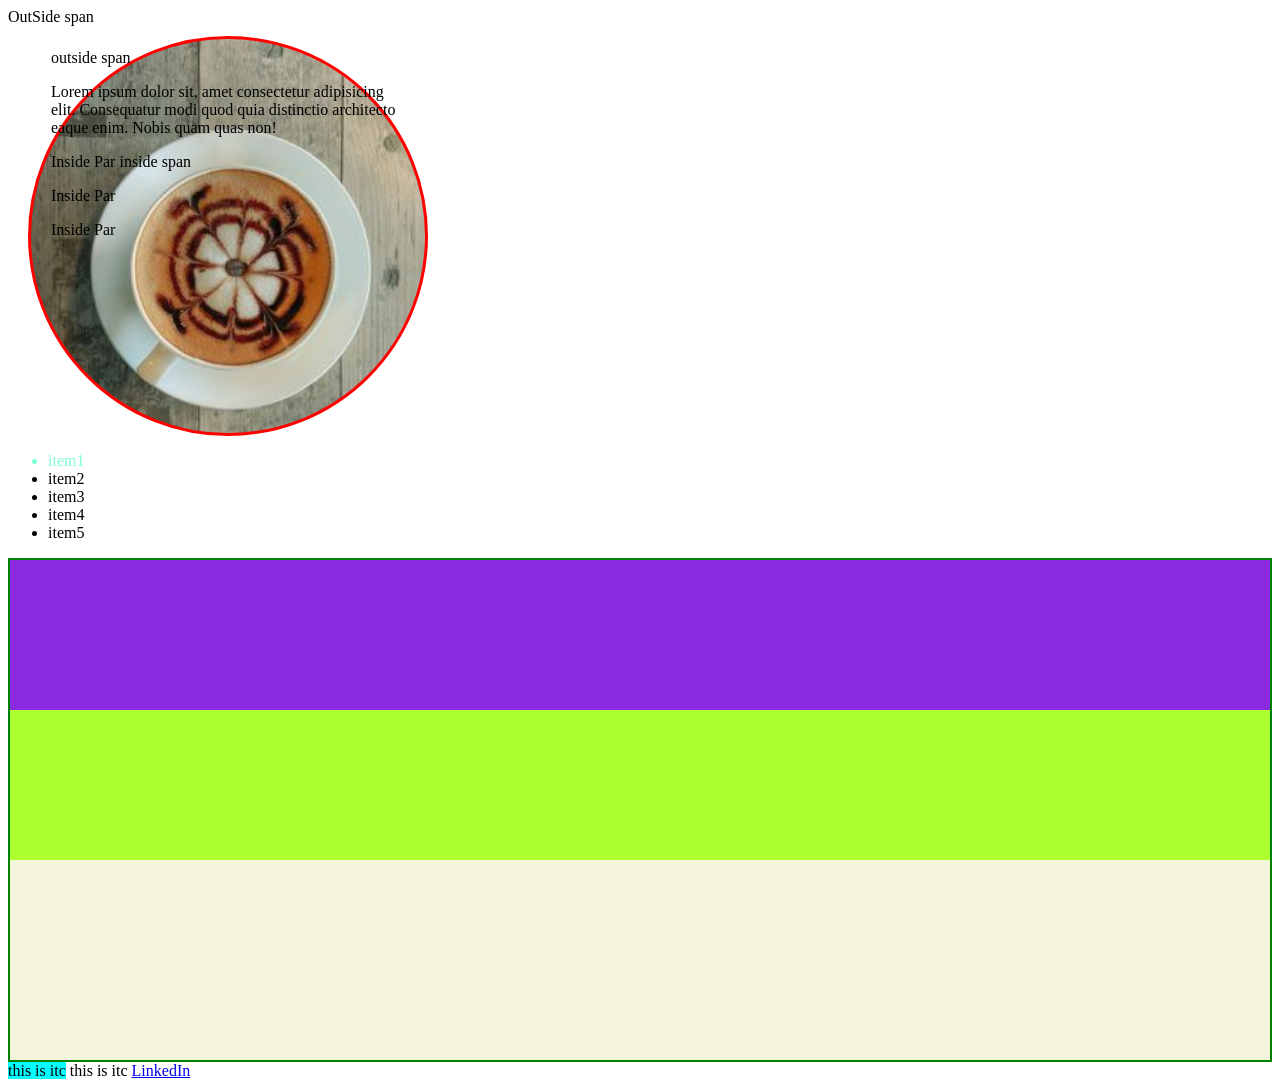
<file: Frontend/CSS/index.html>
<!DOCTYPE html>
<html lang="en">

<head>
    <meta charset="UTF-8">
    <meta name="viewport" content="width=device-width, initial-scale=1.0">
    <title>Document</title>
    <link rel="stylesheet" href="./style.css" />
    <!-- <style>
        /* span {
            background-color: black;
        } */

        #products {
            color: green;
        }

        .content {
            color: purple;
        }
    </style> -->
</head>

<body>
    <span id="products">OutSide span</span>
    <div id="container">
        <span>outside span</span>
        <p class="myclass">
            <span id="myspn">
                Lorem ipsum dolor sit, amet consectetur adipisicing elit. Consequatur modi quod quia distinctio
                architecto eaque enim. Nobis quam quas non!
            </span>
        </p>
        <p class="content">
            Inside Par
            <span class="content">inside span</span>
        </p>
        <p>Inside Par</p>
        <!-- <span>outside span</span> -->
        <p>Inside Par</p>
    </div>
    <ul>
        <li id="firstListItem" style="color:aquamarine">item1</li>
        <li class="listItem">item2</li>
        <li>item3</li>
        <li class="listItem">item4</li>
        <li>item5</li>
    </ul>


    <div id="div">
        <div class="div2"></div>
        <div class="div3"></div>
    </div>

    <span id="itc">this is itc</span>
    <span>this is itc</span>

    <a href="https://www.linkedin.com/in/abdalmonem-anwar-73710a1ba/">LinkedIn</a>
</body>

</html>
</file>
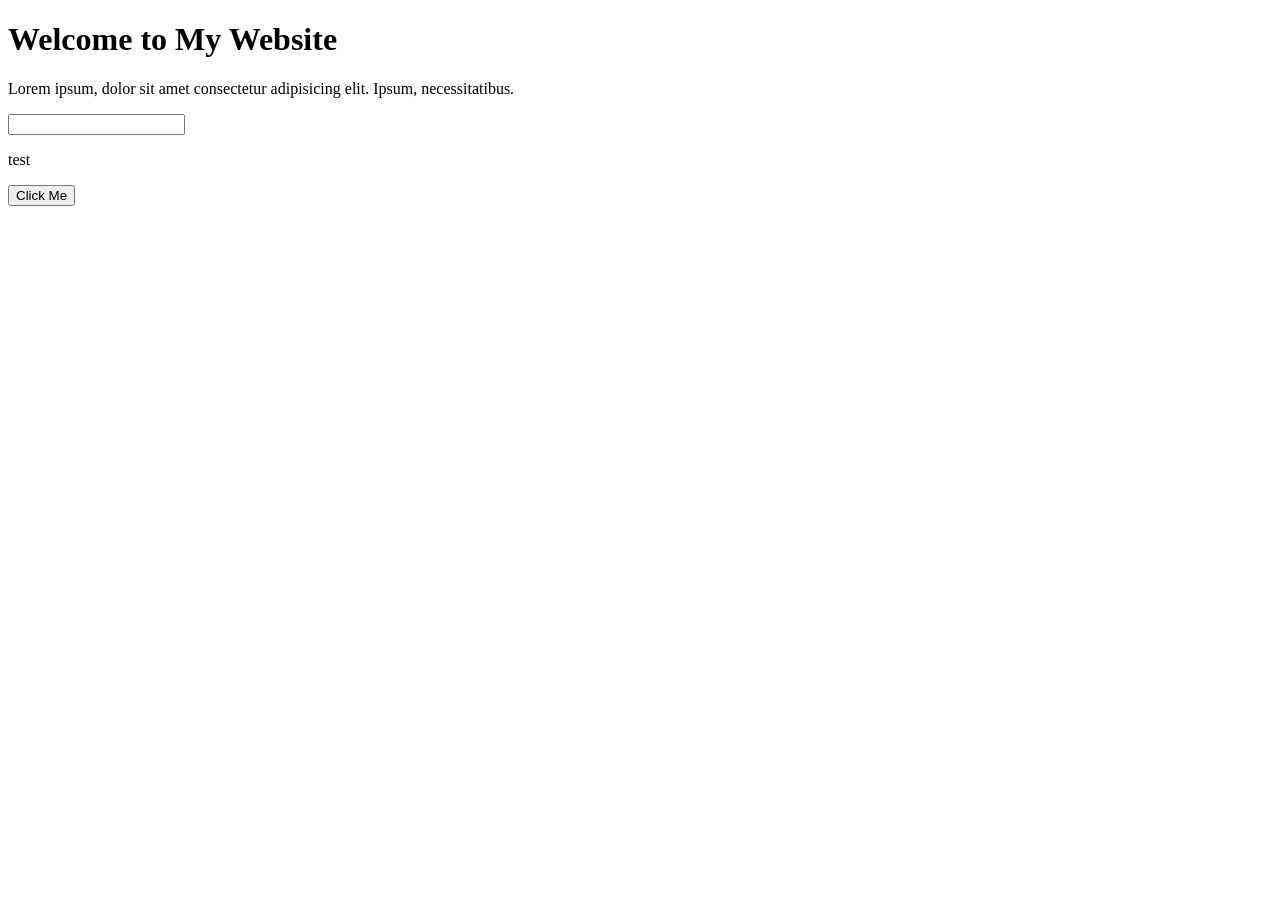
<file: Frontend/JS/Day2/index.html>
<!DOCTYPE html>
<html lang="en">

<head>
    <meta charset="UTF-8">
    <meta name="viewport" content="width=device-width, initial-scale=1.0">
    <title>Document</title>

</head>

<body>
    <div class="container">
        <h1 id="head1">Welcome to My Website</h1>
        <p class="content">Lorem ipsum, dolor sit amet consectetur adipisicing elit. Ipsum, necessitatibus.</p>
        <input name="testValue" id="testValue" />
        <p class="content">test</p>
        <button onclick="getText()" id="btn">Click Me</button>
    </div>
    <script src="./demo.js"></script>
</body>

</html>
</file>
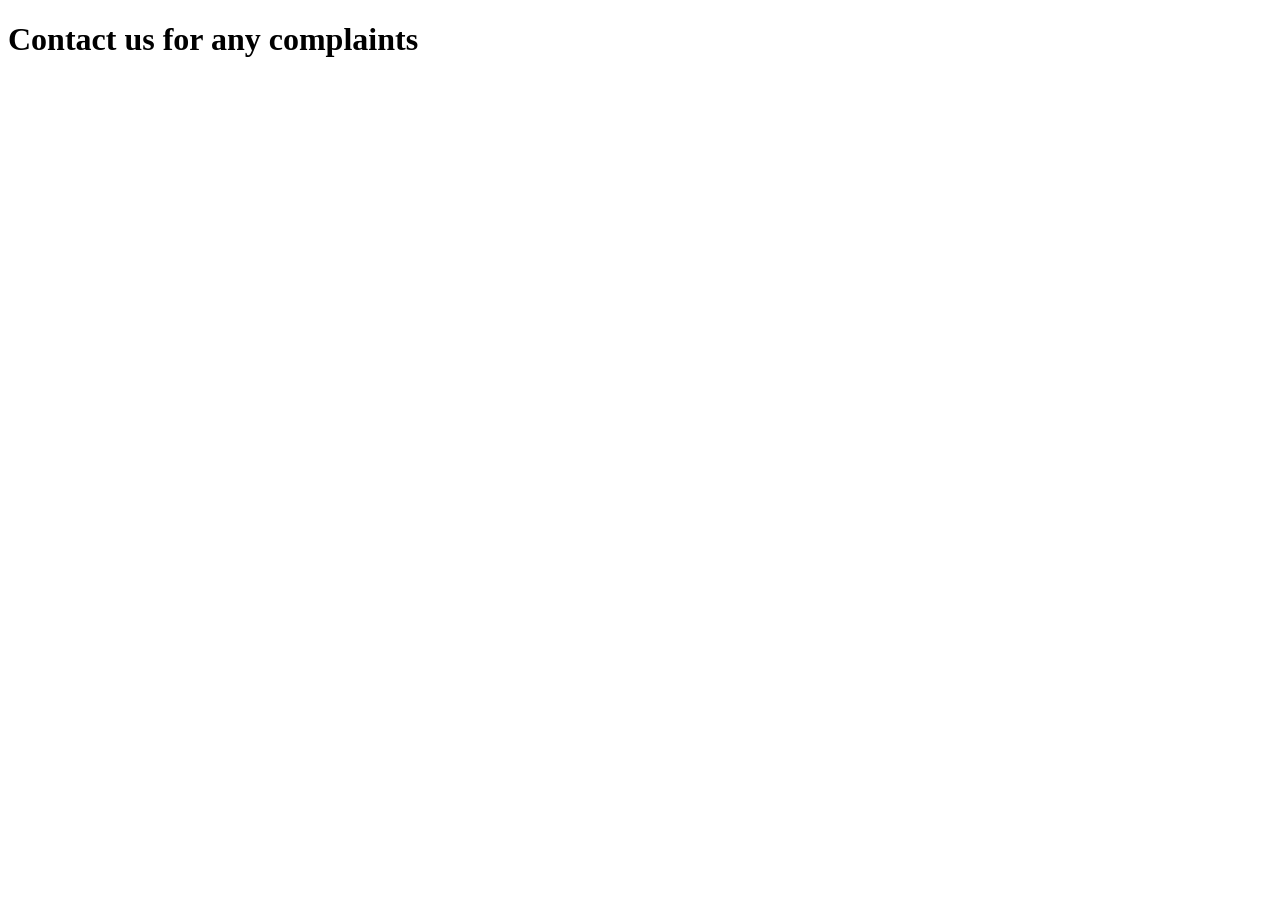
<file: Frontend/HTML/contact.html>
<!DOCTYPE html>
<html lang="en">

<head>
    <meta charset="UTF-8">
    <meta name="viewport" content="width=device-width, initial-scale=1.0">
    <title>Contact</title>
</head>

<body>
    <h1>Contact us for any complaints</h1>
</body>

</html>
</file>
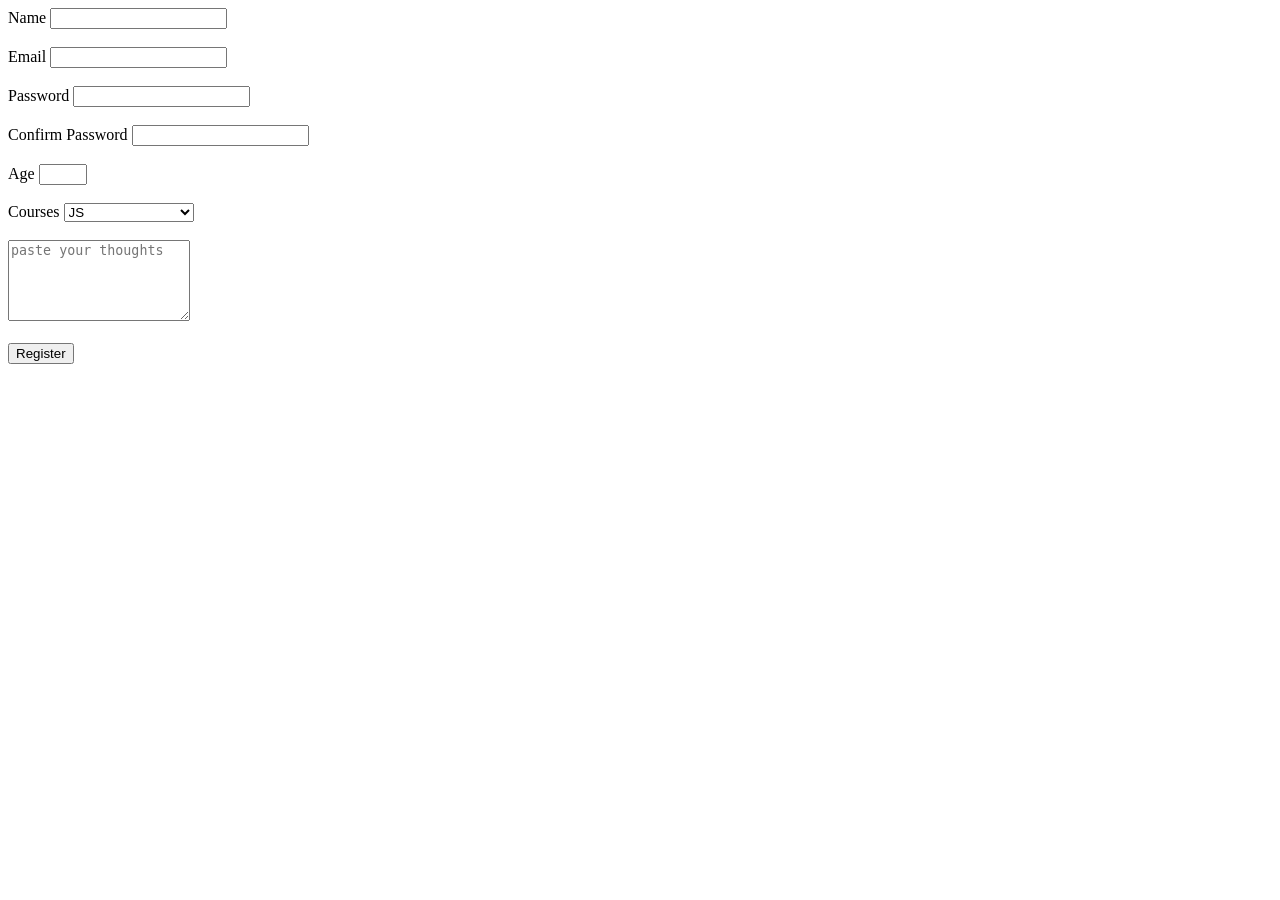
<file: Frontend/HTML/registration.html>
<!DOCTYPE html>
<html lang="en">

<head>
    <meta charset="UTF-8">
    <meta name="viewport" content="width=device-width, initial-scale=1.0">
    <title>Registration</title>
</head>

<body>
    <form method="get" action="./thanks.html">
        <span>Name</span>
        <input type="text" name="username" />

        <br> <br>
        <label for="email">Email</label>
        <input id="email" type="email" name="email" />

        <br> <br>
        <label for="pass">Password</label>
        <input id="pass" type="password" name="password" />

        <br> <br>
        <label for="conpass">Confirm Password</label>
        <input id="conpass" type="password" name="confirmpassword" />

        <br> <br>
        <label for="age">Age</label>
        <input type="number" name="age" min="18" max="40" />

        <br> <br>
        <label for="courses">Courses</label>
        <select name="courses" id="courses">
            <option value="0">Choose Course ...</option>
            <option value="1">Html</option>
            <option value="2">Css</option>
            <option selected value="3">JS</option>
        </select>

        <br> <br>

        <textarea name="msg" id="msg" rows="5" col="10" placeholder="paste your thoughts"></textarea>

        <br> <br>
        <input type="submit" value="Register" />

    </form>
</body>

</html>
</file>
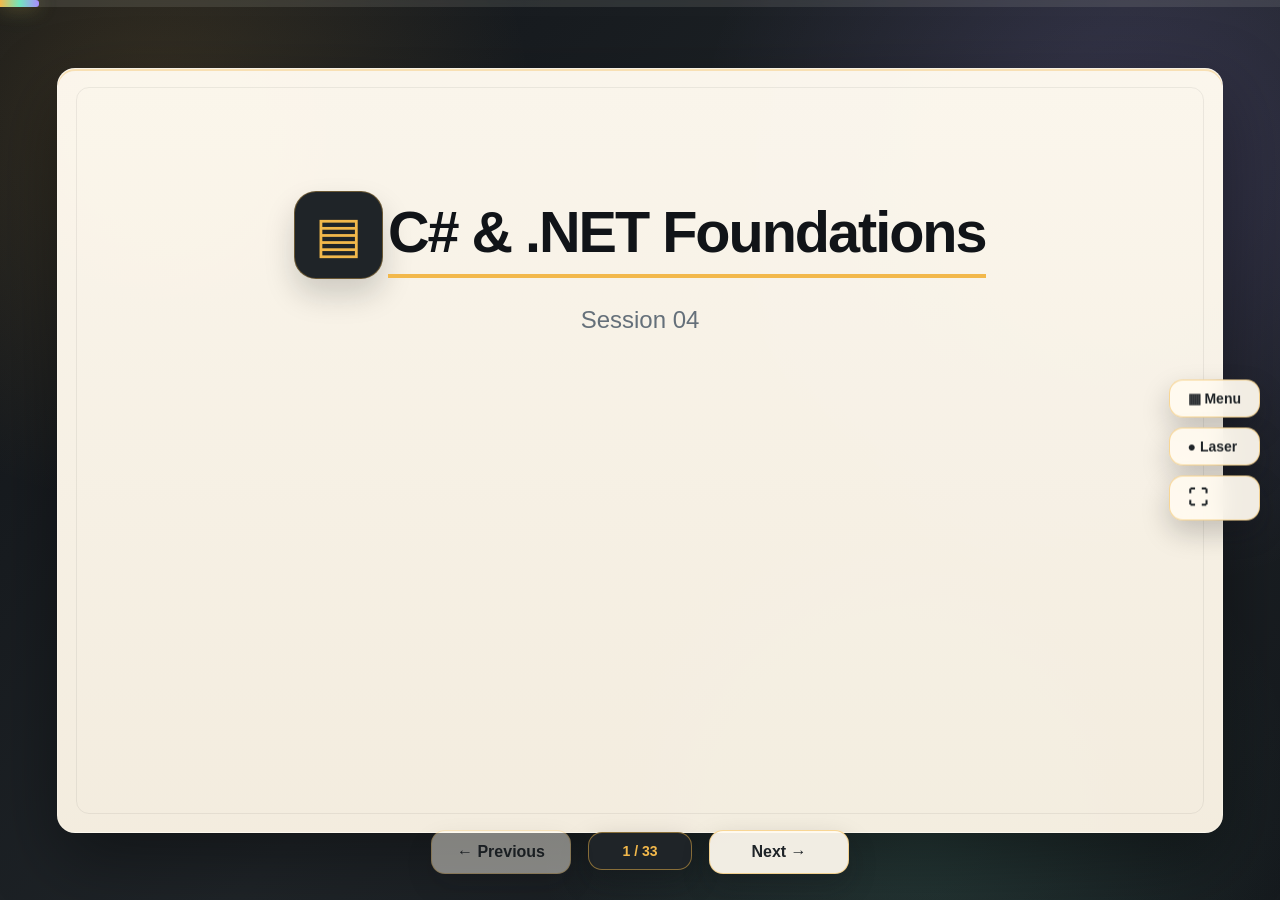
<file: Backend/C#/CSharp/Presentation2.html>
<!DOCTYPE html>
<html lang="en">

<head>
    <meta charset="UTF-8">
    <meta name="viewport" content="width=device-width, initial-scale=1.0">
    <title>C# Basics</title>
    <style>
        * {
            margin: 0;
            padding: 0;
            box-sizing: border-box;
        }

        body {
            font-family: 'Inter', 'Segoe UI', Tahoma, Geneva, Verdana, sans-serif;
            background: linear-gradient(135deg, #12161a 0%, #8f7cff 50%, #2c343a 100%);
            overflow: hidden;
            height: 100vh;
        }

        .presentation-container {
            width: 100%;
            height: 100vh;
            display: flex;
            align-items: center;
            justify-content: center;
            position: relative;
            padding: 20px;
        }

        .slide {
            width: 95%;
            max-width: 1250px;
            height: 85vh;
            background: linear-gradient(180deg, #fffaf0af0 0%, #f8f1e3 100%);
            border-radius: 24px;
            box-shadow:
                0 25px 80px rgba(0, 0, 0, 0.25),
                0 10px 30px rgba(0, 0, 0, 0.15),
                inset 0 1px 0 rgba(255, 255, 255, 0.8);
            padding: 35px;
            display: none;
            animation: slideIn 0.5s cubic-bezier(0.4, 0, 0.2, 1);
            position: relative;
            overflow-y: auto;
            scrollbar-width: thin;
            scrollbar-color: #a89f94 transparent;
        }

        .slide::-webkit-scrollbar {
            width: 8px;
        }

        .slide::-webkit-scrollbar-track {
            background: transparent;
        }

        .slide::-webkit-scrollbar-thumb {
            background: linear-gradient(180deg, #9e958a, #6e767d);
            border-radius: 4px;
        }

        .slide::-webkit-scrollbar-thumb:hover {
            background: linear-gradient(180deg, #6e767d, #535b63);
        }

        .slide.active {
            display: block;
        }

        @keyframes slideIn {
            from {
                opacity: 0;
                transform: translateX(50px);
            }

            to {
                opacity: 1;
                transform: translateX(0);
            }
        }

        /* Animated Steps - Click to reveal */
        .animated-steps .step-item {
            opacity: 0;
            transform: translateY(20px);
            transition: all 0.4s ease-out;
        }

        .animated-steps .step-item.visible {
            opacity: 1;
            transform: translateY(0);
        }

        .animated-steps .arrow {
            opacity: 0;
            transition: all 0.3s ease-out;
        }

        .animated-steps .arrow.visible {
            opacity: 1;
        }

        .step-hint {
            text-align: center;
            color: #87909a;
            font-size: 14px;
            margin-top: 15px;
            font-style: italic;
        }

        .step-hint.hidden {
            display: none;
        }

        .hidden {
            display: none !important;
        }

        .slide-logo {
            position: absolute;
            top: 0;
            right: 5px;
            max-width: 120px;
            height: auto;
        }

        .slide-number {
            position: fixed;
            bottom: 30px;
            left: 50%;
            transform: translateX(-50%);
            font-size: 16px;
            color: #8f7cff;
            font-weight: 700;
            background: white;
            padding: 12px 24px;
            border-radius: 25px;
            box-shadow: 0 5px 15px rgba(0, 0, 0, 0.2);
            z-index: 999;
        }

        .progress-bar {
            position: fixed;
            top: 0;
            left: 0;
            width: 100%;
            height: 5px;
            background: rgba(255, 255, 255, 0.2);
            z-index: 1001;
            backdrop-filter: blur(4px);
        }

        .progress-fill {
            height: 100%;
            background: linear-gradient(90deg, #a98cff, #7b61d6, #b892ff);
            background-size: 200% 100%;
            animation: gradientShift 3s ease infinite;
            transition: width 0.4s cubic-bezier(0.4, 0, 0.2, 1);
            box-shadow:
                0 0 15px rgba(102, 126, 234, 0.6),
                0 0 30px rgba(118, 75, 162, 0.3);
            border-radius: 0 3px 3px 0;
        }

        @keyframes gradientShift {

            0%,
            100% {
                background-position: 0% 50%;
            }

            50% {
                background-position: 100% 50%;
            }
        }

        h1 {
            font-size: 48px;
            background: linear-gradient(135deg, #12161a 0%, #8f7cff 100%);
            -webkit-background-clip: text;
            -webkit-text-fill-color: transparent;
            margin-bottom: 20px;
            font-weight: 800;
        }

        h2 {
            font-size: 36px;
            color: #252c31;
            margin-bottom: 20px;
            font-weight: 700;
        }

        h3 {
            font-size: 28px;
            color: #8f7cff;
            margin: 15px 0 10px 0;
            font-weight: 600;
        }

        p,
        li {
            font-size: 20px;
            line-height: 1.8;
            color: #4f5962;
            margin-bottom: 10px;
        }

        .subtitle {
            font-size: 24px;
            color: #68727c;
            margin-bottom: 30px;
        }

        .icon {
            font-size: 80px;
            margin-bottom: 20px;
            display: inline-block;
        }

        ul {
            list-style: none;
            padding-left: 0;
        }

        ul li {
            padding-left: 35px;
            position: relative;
            margin-bottom: 10px;
        }

        ul li:before {
            content: "▸";
            position: absolute;
            left: 0;
            color: #8f7cff;
            font-weight: bold;
            font-size: 24px;
        }

        .highlight-box {
            background: linear-gradient(135deg, rgba(42, 82, 152, 0.08) 0%, rgba(30, 60, 114, 0.05) 100%);
            border-left: 4px solid #8f7cff;
            padding: 18px 20px;
            margin: 15px 0;
            border-radius: 0 12px 12px 0;
            position: relative;
            overflow: hidden;
            box-shadow: 0 2px 10px rgba(42, 82, 152, 0.08);
        }

        .highlight-box::before {
            content: '◆';
            position: absolute;
            right: 15px;
            top: 50%;
            transform: translateY(-50%);
            font-size: 24px;
            opacity: 0.3;
        }

        .comparison-table {
            width: 100%;
            border-collapse: collapse;
            margin: 20px 0;
        }

        .comparison-table th,
        .comparison-table td {
            border: 1px solid #ded5c5;
            padding: 12px;
            text-align: left;
        }

        .comparison-table th {
            background: #a98cff;
            color: white;
        }

        .comparison-table tr:nth-child(even) {
            background: #f6efe3;
        }

        .grid-2 {
            display: grid;
            grid-template-columns: 1fr 1fr;
            gap: 20px;
            margin: 20px 0;
        }

        .grid-3 {
            display: grid;
            grid-template-columns: 1fr 1fr 1fr;
            gap: 15px;
            margin: 20px 0;
        }

        .card {
            background: linear-gradient(145deg, #fffaf0af0 0%, #fffaf07e8 100%);
            padding: 8px 18px;
            border-radius: 16px;
            border: 1px solid #ded6ca;
            transition: all 0.3s cubic-bezier(0.4, 0, 0.2, 1);
            position: relative;
            overflow: hidden;
        }

        .card::before {
            content: '';
            position: absolute;
            top: 0;
            left: 0;
            right: 0;
            height: 3px;
            background: linear-gradient(90deg, #8f7cff, #a98cff, #7b61d6);
            opacity: 0;
            transition: opacity 0.3s ease;
        }

        .card:hover {
            transform: translateY(-8px);
            box-shadow:
                0 20px 40px rgba(42, 82, 152, 0.15),
                0 8px 16px rgba(0, 0, 0, 0.08);
            border-color: rgba(42, 82, 152, 0.2);
        }

        .card:hover::before {
            opacity: 1;
        }

        .visual-element {
            display: flex;
            gap: 70px;
            justify-content: center;
            align-items: center;
            margin-top: 40px;
        }

        .shape {
            color: #8f7cff;
            background: #fffaf0;
            border: 3px solid #8f7cff;
            font-weight: bold;
            display: flex;
            align-items: center;
            justify-content: center;
        }

        .shape.rectangle {
            padding: 15px 35px;
            border-radius: 8px;
            font-size: 18px;
        }

        .shape.oval {
            padding: 15px 35px;
            border-radius: 50px;
            font-size: 18px;
        }

        .shape.diamond {
            width: 100px;
            height: 100px;
            transform: rotate(45deg);
        }

        .shape.diamond span {
            transform: rotate(-45deg);
            font-size: 18px;
            font-weight: 600;
        }

        .erd-diagram {
            width: fit-content;
            max-width: 50%;
            margin: 0 auto;
            display: block;
            height: auto;
        }

        table {
            width: 100%;
            border-collapse: separate;
            border-spacing: 0;
            margin: 15px 0;
            border-radius: 12px;
            overflow: hidden;
            box-shadow: 0 4px 15px rgba(0, 0, 0, 0.08);
        }

        table th {
            background: linear-gradient(135deg, #8f7cff 0%, #12161a 100%);
            color: white;
            padding: 14px 16px;
            text-align: left;
            font-size: 16px;
            font-weight: 600;
            letter-spacing: 0.3px;
        }

        table td {
            padding: 14px 16px;
            border-bottom: 1px solid #e5dccd;
            font-size: 15px;
            transition: background 0.2s ease;
        }

        table tr:last-child td {
            border-bottom: none;
        }

        table tr:nth-child(even) {
            background: linear-gradient(135deg, #f9f3ff 0%, #f5edff 100%);
        }

        table tr:hover td {
            background: rgba(42, 82, 152, 0.08);
        }

        .controls {
            position: fixed;
            bottom: 30px;
            left: 50%;
            transform: translateX(-50%);
            display: flex;
            justify-content: center;
            align-items: center;
            gap: 120px;
            z-index: 1000;
        }

        .controls button {
            width: 140px;
            padding: 12px 20px;
            border-radius: 30px;
            background: #fffaf0;
            color: #12161a;
            border: 1px solid #12161a;
            font-weight: 400;
            text-align: center;
        }

        .slide-number {
            width: 100px;
            padding: 10px 0;
            text-align: center;
            font-weight: bold;
            font-size: 14px;
            border-radius: 30px;
            background: #fffaf0;
            border: 2px solid #12161a;
            color: #12161a;
        }

        button {
            padding: 12px 30px;
            font-size: 16px;
            border: none;
            border-radius: 25px;
            background: white;
            color: #8f7cff;
            cursor: pointer;
            font-weight: 600;
            box-shadow: 0 5px 15px rgba(0, 0, 0, 0.2);
            transition: all 0.3s;
        }

        button:hover:not(:disabled) {
            background: #8f7cff;
            color: white;
            transform: translateY(-2px);
            box-shadow: 0 8px 20px rgba(0, 0, 0, 0.3);
        }

        button:disabled {
            opacity: 0.5;
            cursor: not-allowed;
        }

        button:focus {
            outline: 3px solid #12161a;
            outline-offset: 2px;
        }

        .toolbar {
            position: fixed;
            top: 50%;
            right: 20px;
            transform: translateY(-50%);
            display: flex;
            gap: 10px;
            flex-direction: column;
            z-index: 1002;
        }

        .toolbar button {
            padding: 10px 18px;
            font-size: 14px;
            min-width: auto;
            display: flex;
            align-items: center;
            gap: 6px;
        }

        /* Slide Menu / Jump */
        .slide-menu {
            position: fixed;
            right: 20px;
            top: 80px;
            background: white;
            border-radius: 12px;
            box-shadow: 0 10px 40px rgba(0, 0, 0, 0.3);
            max-height: 70vh;
            overflow-y: auto;
            z-index: 1003;
            display: none;
            width: 280px;
        }

        .slide-menu.active {
            display: block;
        }

        .slide-menu-header {
            padding: 15px;
            background: linear-gradient(135deg, #12161a, #8f7cff);
            color: white;
            border-radius: 12px 12px 0 0;
            font-weight: 600;
            display: flex;
            justify-content: space-between;
            align-items: center;
        }

        .slide-menu-close {
            background: none;
            border: none;
            color: white;
            font-size: 20px;
            cursor: pointer;
            padding: 0;
            width: 24px;
            height: 24px;
            box-shadow: none;
        }

        .slide-menu-item {
            padding: 12px 15px;
            border-bottom: 1px solid #e5dccd;
            cursor: pointer;
            transition: all 0.2s;
            font-size: 14px;
            color: #252c31;
        }

        .slide-menu-item:hover {
            background: #f5efe3;
            padding-left: 20px;
        }

        .slide-menu-item.current {
            background: #efe7ff;
            border-left: 4px solid #8f7cff;
            font-weight: 600;
        }

        /* Search Box */
        .slide-search {
            padding: 10px 15px;
            border-bottom: 2px solid #e5dccd;
        }

        .slide-search input {
            width: 100%;
            padding: 8px 12px;
            border: 1px solid #ded5c5;
            border-radius: 6px;
            font-size: 14px;
        }

        .slide-search input:focus {
            outline: none;
            border-color: #8f7cff;
        }

        /* Laser Pointer */
        .laser-pointer {
            position: fixed;
            width: 20px;
            height: 20px;
            border-radius: 50%;
            background: radial-gradient(circle, rgba(255, 0, 0, 0.8) 0%, rgba(255, 0, 0, 0.4) 50%, transparent 100%);
            pointer-events: none;
            z-index: 9999;
            display: none;
            box-shadow: 0 0 20px rgba(255, 0, 0, 0.8), 0 0 40px rgba(255, 0, 0, 0.5);
        }

        .laser-pointer.active {
            display: block;
        }

        /* Zoom Controls */
        .zoom-controls {
            position: fixed;
            bottom: 100px;
            right: 20px;
            display: flex;
            flex-direction: column;
            gap: 8px;
            z-index: 1001;
        }

        .zoom-controls button {
            padding: 10px;
            min-width: 44px;
            font-size: 18px;
        }

        /* Slide Content Animations */
        .slide h2,
        .slide h3 {
            opacity: 0;
            animation: slideUp 0.6s ease-out forwards;
        }

        .slide.active h2 {
            animation-delay: 0.1s;
        }

        .slide.active h3 {
            animation-delay: 0.2s;
        }

        .slide.active p {
            animation: slideUp 0.6s ease-out 0.3s forwards;
            opacity: 0;
        }

        .slide.active ul {
            animation: slideUp 0.6s ease-out 0.4s forwards;
            opacity: 0;
        }

        @keyframes slideUp {
            from {
                opacity: 0;
                transform: translateY(20px);
            }

            to {
                opacity: 1;
                transform: translateY(0);
            }
        }

        /* Diagram Zoom - Fixed */
        .slide svg {
            transition: transform 0.3s ease;
            cursor: pointer;
            transform-origin: center center;
        }

        .slide svg.zoomed {
            transform: scale(1.8);
            cursor: zoom-out;
            position: relative;
            z-index: 10;
        }

        .slide .visual-element svg {
            transition: transform 0.3s ease;
            cursor: pointer;
        }

        .slide .visual-element svg.zoomed {
            transform: scale(1.8);
            cursor: zoom-out;
        }

        /* Mobile Responsiveness */
        @media (max-width: 768px) {
            .slide {
                padding: 30px 20px;
                height: 80vh;
            }

            h1 {
                font-size: 32px;
            }

            h2 {
                font-size: 26px;
            }

            h3 {
                font-size: 20px;
            }

            p,
            li {
                font-size: 16px;
            }

            .controls {
                gap: 60px;
            }

            button {
                padding: 10px 20px;
                font-size: 14px;
            }

            .toolbar {
                top: 10px;
                right: 10px;
                gap: 5px;
            }

            .toolbar button {
                padding: 8px 12px;
                font-size: 12px;
            }

            .slide-menu {
                width: 90%;
                right: 5%;
                top: 60px;
            }

            .grid-2, .grid-3 {
                grid-template-columns: 1fr;
            }
        }

        @media (max-width: 480px) {
            .slide {
                padding: 20px 15px;
            }

            h1 {
                font-size: 26px;
            }

            h2 {
                font-size: 22px;
            }

            .slide-number {
                font-size: 14px;
                padding: 8px 16px;
            }

            .controls button {
                padding: 8px 16px;
                font-size: 13px;
            }
        }

        .warning {
            background: linear-gradient(135deg, #fffaf07e6 0%, #fdeac0 100%);
            border-left: 4px solid #f2b84b;
            padding: 14px 18px;
            margin: 10px 0;
            border-radius: 0 10px 10px 0;
            box-shadow: 0 2px 8px rgba(245, 158, 11, 0.1);
            position: relative;
        }

        .warning::before {
            content: '!';
            position: absolute;
            right: 12px;
            top: 50%;
            transform: translateY(-50%);
            font-size: 20px;
            opacity: 0.5;
        }

        .example-box {
            background: linear-gradient(135deg, #f8f1ff 0%, #eee4ff 100%);
            border: 2px dashed #a98cff;
            padding: 14px 18px;
            border-radius: 12px;
            margin: 10px 0;
            position: relative;
            box-shadow: 0 2px 8px rgba(59, 130, 246, 0.08);
        }

        .example-box::before {
            content: '✎';
            position: absolute;
            right: 12px;
            top: 12px;
            font-size: 18px;
            opacity: 0.5;
        }

        .definition-box {
            background: linear-gradient(135deg, #effdf8 0%, #dffaf2 100%);
            border: 2px solid #72e6bd;
            padding: 14px 18px;
            border-radius: 12px;
            margin: 10px 0;
            position: relative;
            box-shadow: 0 2px 8px rgba(14, 165, 233, 0.1);
        }

        .definition-box::before {
            content: '§';
            position: absolute;
            right: 12px;
            top: 12px;
            font-size: 18px;
            opacity: 0.5;
        }

        .center-content {
            text-align: center;
            padding: 80px 0;
        }

        .badge {
            display: inline-block;
            padding: 8px 18px;
            background: linear-gradient(135deg, #8f7cff 0%, #12161a 100%);
            color: white;
            border-radius: 25px;
            font-size: 14px;
            font-weight: 600;
            margin: 5px;
            box-shadow: 0 3px 10px rgba(42, 82, 152, 0.3);
            transition: all 0.3s ease;
            border: none;
        }

        .badge:hover {
            transform: translateY(-2px) scale(1.02);
            box-shadow: 0 6px 20px rgba(42, 82, 152, 0.4);
        }

        .badge.success {
            background: linear-gradient(135deg, #39d8ad 0%, #1e9e7e 100%);
            box-shadow: 0 3px 10px rgba(16, 185, 129, 0.3);
        }

        .badge.warning {
            background: linear-gradient(135deg, #f2b84b 0%, #b97318 100%);
            box-shadow: 0 3px 10px rgba(245, 158, 11, 0.3);
        }

        .badge.danger {
            background: linear-gradient(135deg, #a98cff 0%, #7b61d6 100%);
            box-shadow: 0 3px 10px rgba(239, 68, 68, 0.3);
        }

        .badge.purple {
            background: linear-gradient(135deg, #a98cff 0%, #a98cff 100%);
            box-shadow: 0 3px 10px rgba(139, 92, 246, 0.3);
        }

        ol {
            counter-reset: item;
            list-style: none;
            padding-left: 0;
        }

        ol li {
            counter-increment: item;
            padding-left: 45px;
            position: relative;
            margin-bottom: 15px;
        }

        ol li:before {
            content: counter(item);
            position: absolute;
            left: 0;
            top: 0;
            background: #8f7cff;
            color: white;
            width: 30px;
            height: 30px;
            border-radius: 50%;
            display: flex;
            align-items: center;
            justify-content: center;
            font-weight: bold;
        }

        .simple-list {
            list-style: none;
            padding-left: 0;
        }

        .simple-list li {
            padding-left: 0;
            color: #252c31;
            margin-bottom: 15px;
        }

        .simple-list li:before {
            content: none;
        }

        code {
            background: none !important;
            padding: 2px 6px;
            border-radius: 3px;
            font-family: 'Courier New', monospace;
            color: #a98cff;
        }

        /* Fullscreen Button */
        .fullscreen-btn {
            position: fixed;
            top: 20px;
            right: 20px;
            z-index: 1001;
            background: rgba(255, 255, 255, 0.9);
            border-radius: 50%;
            width: 45px;
            height: 45px;
            display: flex;
            align-items: center;
            justify-content: center;
            cursor: pointer;
            transition: all 0.3s;
            padding: 0;
        }

        .fullscreen-btn:hover {
            background: white;
            transform: scale(1.1);
        }

        /* Mobile Responsive Design */
        @media (max-width: 768px) {
            .presentation-container {
                padding: 10px;
            }

            .slide {
                padding: 30px 20px;
                height: 90vh;
                width: 95%;
            }

            h1 {
                font-size: 32px;
            }

            h2 {
                font-size: 28px;
            }

            h3 {
                font-size: 22px;
            }

            p,
            li {
                font-size: 16px;
            }

            .icon {
                font-size: 60px;
            }

            .subtitle {
                font-size: 18px;
            }

            .grid-2, .grid-3 {
                grid-template-columns: 1fr;
                gap: 15px;
            }

            .card {
                padding: 10px;
            }

            .controls {
                bottom: 15px;
                gap: 10px;
                flex-wrap: wrap;
                justify-content: center;
            }

            button {
                padding: 10px 20px;
                font-size: 14px;
            }

            .slide-logo {
                max-width: 100px;
                top: 5px;
                right: 10px;
            }

            .slide-number {
                font-size: 14px;
                padding: 10px 20px;
                bottom: 15px;
            }

            .visual-element .shape {
                margin: 5px;
                padding: 10px 20px;
                font-size: 14px;
            }

            .diamond {
                width: 80px;
                height: 80px;
                margin: 10px;
            }

            table th,
            table td {
                font-size: 14px;
                padding: 8px;
            }
        }

        @media (max-width: 480px) {
            h1 {
                font-size: 24px;
            }

            h2 {
                font-size: 22px;
            }

            .slide {
                padding: 20px 15px;
            }

            .center-content {
                padding: 40px 0;
            }

            .slide-logo {
                max-width: 80px;
                top: 5px;
                right: 8px;
            }

            .slide-number {
                bottom: 15px;
                font-size: 12px;
                padding: 8px 16px;
            }
        }

        /* ===== CODE-BOX STYLING (VS Code Dark Theme) ===== */
        .code-box {
            background: #15191d;
            color: #e8e2d6;
            border-radius: 8px;
            margin: 15px 0;
            font-family: 'Consolas', 'Courier New', monospace;
            border: 2px solid #2b3238;
            position: relative;
            overflow-x: auto;
        }

        .code-box pre {
            margin: 0;
            padding: 15px 18px;
            overflow-x: auto;
            white-space: pre;
            word-wrap: normal;
            font-size: 1rem;
            line-height: 1.6;
        }

        /* VS Code Dark Theme Syntax Colors */
        .code-box .keyword,
        .code-box .kw {
            color: #a98cff;
        }

        .code-box .type,
        .code-box .class-name {
            color: #72e6bd;
        }

        .code-box .string {
            color: #f2b84b;
        }

        .code-box .number {
            color: #9af3cf;
        }

        .code-box .comment {
            color: #7fc9a7;
            font-style: italic;
        }

        .code-box .method {
            color: #ffd98a;
        }

        .code-box .attribute {
            color: #c7b6ff;
        }

        .code-box .operator {
            color: #e8e2d6;
        }

        .code-box .preprocessor {
            color: #d4b0ff;
        }

        /* Inline code (outside code-box) */
        code {
            background: linear-gradient(135deg, #f5edff 0%, #ebe2f8 100%);
            padding: 3px 8px;
            border-radius: 5px;
            font-family: 'Consolas', 'Courier New', monospace;
            color: #a98cff;
            font-size: 1rem;
            border: 1px solid #ded5c56fe;
            font-weight: 500;
        }

        /* Custom scrollbar for code boxes */
        .code-box pre::-webkit-scrollbar {
            height: 6px;
            background: #15191d;
        }

        .code-box pre::-webkit-scrollbar-thumb {
            background: #2b3238;
            border-radius: 3px;
        }

        .code-box pre::-webkit-scrollbar-thumb:hover {
            background: #505050;
        }

        .timeline {
            position: relative;
            padding: 20px 0;
            margin: 30px 0;
        }

        .timeline::before {
            content: '';
            position: absolute;
            left: 20px;
            top: 0;
            bottom: 0;
            width: 3px;
            background: linear-gradient(180deg, #a98cff, #c7b6ff, #d7ccff);
            border-radius: 2px;
        }

        .timeline-item {
            padding: 18px 24px;
            margin: 15px 0 15px 40px;
            background: linear-gradient(135deg, #fbf6ff 0%, #f0e9ff 100%);
            border-left: 4px solid #a98cff;
            border-radius: 0 12px 12px 0;
            position: relative;
            box-shadow: 0 3px 12px rgba(124, 58, 237, 0.1);
            transition: all 0.3s ease;
        }

        .timeline-item::before {
            content: '';
            position: absolute;
            left: -50px;
            top: 50%;
            transform: translateY(-50%);
            width: 14px;
            height: 14px;
            background: linear-gradient(135deg, #a98cff 0%, #c7b6ff 100%);
            border-radius: 50%;
            border: 3px solid #fffaf0;
            box-shadow: 0 0 0 3px rgba(124, 58, 237, 0.2);
        }

        .timeline-item:hover {
            transform: translateX(5px);
            box-shadow: 0 6px 20px rgba(124, 58, 237, 0.15);
        }

        .timeline-year {
            font-weight: 700;
            color: #a98cff;
            font-size: 1.2em;
            margin-bottom: 8px;
            display: flex;
            align-items: center;
            gap: 8px;
        }

        .timeline-year::before {
            content: '◌';
            font-size: 1rem;
        }

        .info-box {
            background: linear-gradient(135deg, #f0eaff 0%, #ded5ff 100%);
            border-left: 4px solid #7b61d6;
            padding: 20px 24px;
            margin: 20px 0;
            border-radius: 0 12px 12px 0;
            position: relative;
            box-shadow: 0 3px 12px rgba(63, 81, 181, 0.12);
        }

        .info-box::before {
            content: 'i';
            position: absolute;
            right: 15px;
            top: 50%;
            transform: translateY(-50%);
            font-size: 22px;
            opacity: 0.4;
        }

        .architecture-diagram {
            background: linear-gradient(180deg, #fbf4e7 0%, #f4eddf 100%);
            border: 2px solid #a98cff;
            border-radius: 16px;
            padding: 25px;
            margin: 20px 0;
            text-align: center;
            box-shadow: 0 4px 15px rgba(124, 58, 237, 0.1);
        }

        .diagram-layer {
            background: linear-gradient(135deg, #fffaf0af0 0%, #fbf6ff 100%);
            border: 2px solid #a98cff;
            border-radius: 10px;
            padding: 18px 20px;
            margin: 12px 0;
            font-weight: 600;
            color: #8067dc;
            transition: all 0.3s ease;
            box-shadow: 0 2px 8px rgba(139, 92, 246, 0.1);
        }

        .diagram-layer:hover {
            transform: scale(1.02);
            box-shadow: 0 4px 15px rgba(139, 92, 246, 0.2);
        }

        .pros-cons {
            display: grid;
            grid-template-columns: 1fr 1fr;
            gap: 24px;
            margin: 20px 0;
        }

        .pros,
        .cons {
            padding: 22px 24px;
            border-radius: 12px;
            transition: transform 0.3s ease, box-shadow 0.3s ease;
        }

        .pros {
            background: linear-gradient(135deg, #effcf7 0%, #d9f9ec 100%);
            border-left: 4px solid #39d8ad;
            box-shadow: 0 3px 12px rgba(16, 185, 129, 0.1);
        }

        .cons {
            background: linear-gradient(135deg, #f7f0ff 0%, #eadfff 100%);
            border-left: 4px solid #a98cff;
            box-shadow: 0 3px 12px rgba(239, 68, 68, 0.1);
        }

        .pros:hover,
        .cons:hover {
            transform: translateY(-3px);
        }

        .pros:hover {
            box-shadow: 0 6px 20px rgba(16, 185, 129, 0.15);
        }

        .cons:hover {
            box-shadow: 0 6px 20px rgba(239, 68, 68, 0.15);
        }

        .pros h4,
        .cons h4 {
            margin-top: 0;
            display: flex;
            align-items: center;
            gap: 8px;
        }

        .pros h4::before {
            content: '✓';
        }

        .cons h4::before {
            content: '×';
        }

        @media (max-width: 768px) {
            .pros-cons {
                grid-template-columns: 1fr;
            }
        }

        .success-box {
            background: linear-gradient(135deg, #effcf7 0%, #d9f9ec 100%);
            border-left: 4px solid #39d8ad;
            padding: 20px 24px;
            margin: 20px 0;
            border-radius: 0 12px 12px 0;
            box-shadow: 0 3px 12px rgba(16, 185, 129, 0.1);
            position: relative;
        }

        .success-box::before {
            content: '✓';
            position: absolute;
            right: 15px;
            top: 50%;
            transform: translateY(-50%);
            font-size: 20px;
            opacity: 0.5;
        }

        .warning-box {
            background: linear-gradient(135deg, #f7f0ff 0%, #eadfff 100%);
            border-left: 4px solid #a98cff;
            padding: 20px 24px;
            margin: 20px 0;
            border-radius: 0 12px 12px 0;
            box-shadow: 0 3px 12px rgba(239, 68, 68, 0.1);
            position: relative;
        }

        .warning-box::before {
            content: '⊘';
            position: absolute;
            right: 15px;
            top: 50%;
            transform: translateY(-50%);
            font-size: 20px;
            opacity: 0.5;
        }

        .version-badge {
            display: inline-block;
            padding: 6px 14px;
            background: linear-gradient(135deg, #a98cff 0%, #8067dc 100%);
            color: white;
            border-radius: 20px;
            font-size: 0.85em;
            margin: 5px;
            font-weight: 600;
            box-shadow: 0 2px 8px rgba(124, 58, 237, 0.3);
            font-weight: bold;
        }

        .lts-badge {
            background: #39d8ad;
        }

        .current-badge {
            background: #f2b84b;
        }

        .deprecated-badge {
            background: #a98cff;
        }

        .memory-container {
            display: flex;
            gap: 30px;
            justify-content: center;
            flex-wrap: wrap;
            position: relative;
        }

        .memory-section {
            background: white;
            border-radius: 15px;
            padding: 25px;
            box-shadow: 0 10px 30px rgba(0, 0, 0, 0.3);
            min-width: 300px;
            flex: 1;
            max-width: 450px;
        }

        .memory-section-header {
            display: flex;
            justify-content: space-between;
            align-items: center;
            margin-bottom: 20px;
            padding-bottom: 15px;
            border-bottom: 3px solid #a98cff;
        }

        .memory-section-title {
            font-size: 1.8em;
            font-weight: bold;
            color: #a98cff;
        }

        .memory-display {
            min-height: 400px;
            background: #f5efe3;
            border-radius: 10px;
            padding: 15px;
            position: relative;
        }

        .stack-display {
            display: flex;
            flex-direction: column-reverse;
            gap: 8px;
            align-items: stretch;
        }

        .heap-display {
            display: grid;
            grid-template-columns: repeat(auto-fill, minmax(120px, 1fr));
            gap: 10px;
            align-content: start;
        }

        .stack-item,
        .heap-item {
            padding: 15px;
            border-radius: 8px;
            font-weight: 500;
            transition: all 0.3s ease;
            cursor: pointer;
            position: relative;
            animation: slideIn 0.3s ease;
        }

        @keyframes slideIn {
            from {
                opacity: 0;
                transform: translateY(20px);
            }

            to {
                opacity: 1;
                transform: translateY(0);
            }
        }

        .stack-item {
            background: linear-gradient(135deg, #a98cff 0%, #7b61d6 100%);
            color: white;
            border-left: 4px solid #4c51bf;
        }

        .stack-item.pointer {
            background: linear-gradient(135deg, #f7ce79 0%, #f2b84b 100%);
            border-left: 4px solid #f97316;
        }

        .heap-item {
            background: linear-gradient(135deg, #b892ff 0%, #a98cff 100%);
            color: white;
            border: 2px solid #7b61d6;
            text-align: center;
        }

        .stack-item:hover,
        .heap-item:hover {
            transform: scale(1.05);
            box-shadow: 0 5px 15px rgba(0, 0, 0, 0.3);
        }

        .controls-btn {
            display: flex;
            gap: 10px;
            flex-wrap: wrap;
        }

        .btn {
            padding: 10px 20px;
            border: none;
            border-radius: 8px;
            font-weight: bold;
            cursor: pointer;
            transition: all 0.3s ease;
            font-size: 1rem;
        }

        .add-btn {
            background: linear-gradient(135deg, #22b895 0%, #72e6bd 100%);
            color: white;
        }

        .remove-btn {
            background: linear-gradient(135deg, #a98cff 0%, #f2b84b 100%);
            color: white;
        }

        .clear-btn {
            background: linear-gradient(135deg, #2b3238 0%, #111418 100%);
            color: white;
        }

        button:hover {
            transform: translateY(-2px);
            box-shadow: 0 5px 15px rgba(0, 0, 0, 0.2);
        }

        button:active {
            transform: translateY(0);
        }

        .item-info {
            font-size: 0.85em;
            opacity: 0.9;
        }

        .empty-message {
            text-align: center;
            color: #9ca3af;
            font-style: italic;
            padding: 40px;
        }

        .legend {
            background: white;
            border-radius: 15px;
            padding: 20px;
            margin-top: 30px;
            box-shadow: 0 10px 30px rgba(0, 0, 0, 0.3);
        }

        .legend-title {
            font-size: 1.3em;
            font-weight: bold;
            margin-bottom: 15px;
            color: #a98cff;
        }

        .legend-item {
            margin-bottom: 10px;
            line-height: 1.6;
        }

        .pointer-arrow {
            position: absolute;
            font-size: 1.2em;
            margin-left: 8px;
        }

        .reference-badge {
            display: inline-block;
            background: rgba(255, 255, 255, 0.3);
            padding: 2px 8px;
            border-radius: 10px;
            font-size: 0.75em;
            margin-top: 5px;
        }

        .connections-svg {
            position: absolute;
            top: 0;
            left: 0;
            width: 100%;
            height: 100%;
            pointer-events: none;
            z-index: 10;
        }

        .connection-line {
            stroke: #f2b84b;
            stroke-width: 3;
            fill: none;
            stroke-dasharray: 5, 5;
            animation: dash 20s linear infinite;
        }

        @keyframes dash {
            to {
                stroke-dashoffset: -100;
            }
        }
    
        /* ===== GRAPHITE / AMBER / MINT / VIOLET REDESIGN LAYER ===== */
        :root {
            --charcoal: #111418;
            --graphite: #1f2428;
            --graphite-2: #2c343a;
            --ink: #252c31;
            --muted: #65707a;
            --paper: #fffaf0;
            --paper-2: #f8f1e3;
            --line: #ded5c5;
            --amber: #f2b84b;
            --amber-soft: #fff1d8;
            --mint: #72e6bd;
            --mint-soft: #e5fbf3;
            --violet: #a98cff;
            --violet-soft: #f0e9ff;
        }

        html, body {
            background:
                radial-gradient(circle at 12% 14%, rgba(242,184,75,.16), transparent 28%),
                radial-gradient(circle at 88% 18%, rgba(169,140,255,.18), transparent 32%),
                radial-gradient(circle at 72% 92%, rgba(114,230,189,.13), transparent 31%),
                linear-gradient(135deg, var(--charcoal) 0%, var(--graphite) 52%, #15191d 100%) !important;
            color: var(--ink);
        }

        .presentation-container {
            padding: 26px !important;
        }

        .slide {
            background:
                linear-gradient(180deg, rgba(255,250,240,.98), rgba(248,241,227,.98)),
                radial-gradient(circle at top right, rgba(114,230,189,.08), transparent 30%) !important;
            border-radius: 18px !important;
            border: 1px solid rgba(255,250,240,.28) !important;
            box-shadow: 0 26px 70px rgba(0,0,0,.38), 0 2px 0 rgba(242,184,75,.35) inset !important;
            padding: 42px 46px !important;
            scrollbar-color: var(--amber) transparent !important;
        }

        .slide::after {
            content: "";
            position: absolute;
            inset: 18px;
            border: 1px solid rgba(31,36,40,.07);
            border-radius: 13px;
            pointer-events: none;
        }

        .slide-logo { display: none !important; }

        h1, h2, h3 {
            letter-spacing: -0.035em;
            line-height: 1.12;
        }

        h1 {
            font-size: clamp(38px, 4.5vw, 58px) !important;
            background: none !important;
            -webkit-text-fill-color: var(--charcoal) !important;
            color: var(--charcoal) !important;
            border-bottom: 4px solid var(--amber);
            display: inline-block;
            padding-bottom: 10px;
        }

        h2 {
            font-size: clamp(28px, 3.2vw, 42px) !important;
            color: var(--charcoal) !important;
            margin-bottom: 24px !important;
            padding-left: 18px;
            border-left: 7px solid var(--amber);
        }

        h3 {
            color: #6f5ad7 !important;
            font-size: clamp(22px, 2.3vw, 30px) !important;
            margin-top: 22px !important;
        }

        p, li {
            color: #4f5962 !important;
            line-height: 1.72 !important;
        }

        .subtitle {
            color: var(--muted) !important;
            font-weight: 500;
        }

        .icon {
            color: var(--amber) !important;
            background: var(--graphite);
            border: 1px solid rgba(242,184,75,.35);
            border-radius: 22px;
            padding: 14px 20px;
            font-size: 50px !important;
            box-shadow: 0 16px 30px rgba(17,20,24,.18);
        }

        ul li {
            padding-left: 28px !important;
        }

        ul li::before {
            content: "—" !important;
            color: var(--amber) !important;
            font-size: 22px !important;
            top: 0;
        }

        ol li {
            padding-left: 52px !important;
        }

        ol li::before {
            background: var(--graphite) !important;
            color: var(--amber) !important;
            border-radius: 12px !important;
            border: 1px solid rgba(242,184,75,.45);
            box-shadow: 0 8px 18px rgba(31,36,40,.18);
        }

        .card, .memory-section, .legend {
            background: rgba(255,250,240,.82) !important;
            border: 1px solid rgba(31,36,40,.12) !important;
            border-radius: 20px !important;
            box-shadow: 0 14px 32px rgba(31,36,40,.12) !important;
            padding: 22px 24px !important;
        }

        .card::before {
            height: 5px !important;
            opacity: 1 !important;
            background: linear-gradient(90deg, var(--amber), var(--mint), var(--violet)) !important;
        }

        .card:hover, .memory-section:hover, .diagram-layer:hover {
            transform: translateY(-4px) !important;
            box-shadow: 0 22px 46px rgba(31,36,40,.18) !important;
            border-color: rgba(169,140,255,.45) !important;
        }

        .highlight-box, .definition-box, .info-box, .warning, .success-box, .warning-box, .example-box {
            border-radius: 16px !important;
            border-left: 0 !important;
            border: 1px solid rgba(31,36,40,.12) !important;
            padding: 20px 24px !important;
            box-shadow: 0 12px 28px rgba(31,36,40,.10) !important;
        }

        .highlight-box { background: linear-gradient(135deg, var(--amber-soft), rgba(255,250,240,.95)) !important; }
        .definition-box, .info-box { background: linear-gradient(135deg, var(--violet-soft), rgba(255,250,240,.95)) !important; }
        .example-box { background: linear-gradient(135deg, var(--mint-soft), rgba(255,250,240,.95)) !important; border-style: solid !important; }
        .warning, .warning-box { background: linear-gradient(135deg, #fff5de, var(--violet-soft)) !important; }
        .success-box { background: linear-gradient(135deg, var(--mint-soft), #fffaf0) !important; }

        .highlight-box::before { content: "◆" !important; color: var(--amber); opacity: .65 !important; }
        .definition-box::before { content: "§" !important; color: var(--violet); opacity: .65 !important; }
        .info-box::before { content: "i" !important; color: var(--violet); opacity: .65 !important; font-weight: 800; }
        .example-box::before { content: "✎" !important; color: var(--mint); opacity: .7 !important; }
        .warning::before, .warning-box::before { content: "!" !important; color: var(--amber); opacity: .75 !important; font-weight: 900; }
        .success-box::before { content: "✓" !important; color: var(--mint); opacity: .75 !important; font-weight: 900; }

        .badge, .version-badge, .reference-badge {
            border-radius: 999px !important;
            background: var(--graphite) !important;
            color: var(--paper) !important;
            border: 1px solid rgba(242,184,75,.45) !important;
            box-shadow: none !important;
            letter-spacing: .02em;
        }
        .badge.success, .lts-badge { background: #1d6f58 !important; color: #effcf7 !important; border-color: rgba(114,230,189,.55) !important; }
        .badge.warning, .current-badge { background: #7a5519 !important; color: #fff1d8 !important; border-color: rgba(242,184,75,.7) !important; }
        .badge.danger, .deprecated-badge, .badge.purple { background: #524196 !important; color: #f0e9ff !important; border-color: rgba(169,140,255,.7) !important; }

        table, .comparison-table {
            border-collapse: separate !important;
            border-spacing: 0 !important;
            border-radius: 18px !important;
            overflow: hidden !important;
            border: 1px solid var(--line) !important;
            box-shadow: 0 16px 34px rgba(31,36,40,.10) !important;
        }
        table th, .comparison-table th {
            background: var(--graphite) !important;
            color: var(--amber) !important;
            border-color: rgba(255,250,240,.12) !important;
            text-transform: uppercase;
            font-size: 13px !important;
            letter-spacing: .08em !important;
        }
        table td, .comparison-table td {
            border-color: var(--line) !important;
            background: rgba(255,250,240,.88) !important;
            color: var(--ink) !important;
        }
        table tr:nth-child(even) td, .comparison-table tr:nth-child(even) td {
            background: rgba(240,233,255,.65) !important;
        }
        table tr:hover td, .comparison-table tr:hover td {
            background: rgba(229,251,243,.88) !important;
        }

        .code-box {
            background: #15191d !important;
            color: #e8e2d6 !important;
            border-radius: 16px !important;
            border: 1px solid rgba(242,184,75,.35) !important;
            box-shadow: 0 20px 42px rgba(17,20,24,.25) !important;
        }
        .code-box::before {
            content: "";
            display: block;
            height: 12px;
            background: linear-gradient(90deg, var(--amber), var(--mint), var(--violet));
            opacity: .9;
        }
        .code-box pre {
            padding: 18px 22px !important;
        }
        .code-box .keyword, .code-box .kw { color: var(--violet) !important; }
        .code-box .type, .code-box .class-name { color: var(--mint) !important; }
        .code-box .string { color: var(--amber) !important; }
        .code-box .number { color: #9af3cf !important; }
        .code-box .comment { color: #7fc9a7 !important; }
        .code-box .method { color: #ffd98a !important; }
        .code-box .attribute { color: #c7b6ff !important; }
        .code-box .preprocessor { color: #d4b0ff !important; }

        code {
            background: rgba(169,140,255,.13) !important;
            color: #524196 !important;
            border: 1px solid rgba(169,140,255,.32) !important;
            border-radius: 7px !important;
        }

        .controls {
            gap: 138px !important;
            bottom: 26px !important;
        }
        .controls button, button, .btn, .fullscreen-btn, .toolbar button, .zoom-controls button, .exercise-btn {
            background: rgba(255,250,240,.94) !important;
            color: var(--graphite) !important;
            border: 1px solid rgba(242,184,75,.55) !important;
            border-radius: 14px !important;
            box-shadow: 0 12px 28px rgba(17,20,24,.22) !important;
            font-weight: 700 !important;
        }
        button:hover:not(:disabled), .btn:hover, .exercise-btn:hover {
            background: var(--graphite) !important;
            color: var(--amber) !important;
            transform: translateY(-3px) !important;
        }
        button:focus {
            outline: 3px solid rgba(114,230,189,.8) !important;
            outline-offset: 3px !important;
        }

        .slide-number {
            background: var(--graphite) !important;
            color: var(--amber) !important;
            border: 1px solid rgba(242,184,75,.5) !important;
            border-radius: 14px !important;
            width: 104px !important;
            box-shadow: 0 12px 28px rgba(17,20,24,.26) !important;
        }

        .progress-bar {
            height: 7px !important;
            background: rgba(255,250,240,.1) !important;
        }
        .progress-fill {
            background: linear-gradient(90deg, var(--amber), var(--mint), var(--violet)) !important;
            box-shadow: 0 0 18px rgba(242,184,75,.35), 0 0 28px rgba(114,230,189,.2) !important;
        }

        .toolbar button {
            backdrop-filter: blur(10px);
        }
        .slide-menu {
            background: var(--paper) !important;
            border: 1px solid rgba(242,184,75,.28) !important;
            border-radius: 18px !important;
            box-shadow: 0 25px 65px rgba(0,0,0,.34) !important;
        }
        .slide-menu-header {
            background: var(--graphite) !important;
            color: var(--amber) !important;
            border-radius: 18px 18px 0 0 !important;
        }
        .slide-menu-item {
            color: var(--ink) !important;
            border-color: var(--line) !important;
        }
        .slide-menu-item:hover {
            background: var(--amber-soft) !important;
            padding-left: 18px !important;
        }
        .slide-menu-item.current {
            background: var(--violet-soft) !important;
            border-left: 5px solid var(--violet) !important;
        }
        .slide-search input {
            background: #fffaf0 !important;
            border: 1px solid var(--line) !important;
            border-radius: 12px !important;
        }
        .slide-search input:focus {
            border-color: var(--mint) !important;
            box-shadow: 0 0 0 3px rgba(114,230,189,.22);
        }

        .timeline::before {
            background: linear-gradient(180deg, var(--amber), var(--mint), var(--violet)) !important;
            left: 18px !important;
        }
        .timeline-item {
            background: rgba(255,250,240,.86) !important;
            border: 1px solid rgba(31,36,40,.12) !important;
            border-left: 7px solid var(--violet) !important;
            border-radius: 16px !important;
            box-shadow: 0 14px 30px rgba(31,36,40,.10) !important;
        }
        .timeline-item::before {
            background: var(--graphite) !important;
            border-color: var(--amber) !important;
            box-shadow: 0 0 0 4px rgba(242,184,75,.18) !important;
        }
        .timeline-year {
            color: #6f5ad7 !important;
        }
        .timeline-year::before {
            content: "◌" !important;
            color: var(--amber);
        }

        .architecture-diagram {
            background: linear-gradient(180deg, rgba(255,250,240,.95), rgba(240,233,255,.55)) !important;
            border: 1px solid rgba(169,140,255,.45) !important;
            border-radius: 22px !important;
            box-shadow: 0 18px 38px rgba(31,36,40,.12) !important;
        }
        .diagram-layer, .shape {
            background: rgba(255,250,240,.9) !important;
            color: var(--graphite) !important;
            border: 1px solid rgba(169,140,255,.5) !important;
            border-radius: 14px !important;
            box-shadow: 0 10px 22px rgba(31,36,40,.09) !important;
        }
        .shape.oval { border-radius: 999px !important; }
        .shape.diamond { border-radius: 14px !important; }

        .pros, .cons {
            border-radius: 18px !important;
            border-left: 0 !important;
            border: 1px solid rgba(31,36,40,.12) !important;
        }
        .pros { background: linear-gradient(135deg, var(--mint-soft), #fffaf0) !important; }
        .cons { background: linear-gradient(135deg, var(--violet-soft), #fffaf0) !important; }
        .pros h4::before { content: "✓" !important; color: #1d6f58; }
        .cons h4::before { content: "×" !important; color: #524196; }

        .memory-display {
            background: rgba(31,36,40,.06) !important;
            border: 1px dashed rgba(31,36,40,.18) !important;
            border-radius: 18px !important;
        }
        .memory-section-header {
            border-bottom: 3px solid var(--amber) !important;
        }
        .memory-section-title, .legend-title {
            color: var(--graphite) !important;
        }
        .stack-item {
            background: linear-gradient(135deg, #2c343a, #111418) !important;
            color: var(--paper) !important;
            border-left: 5px solid var(--amber) !important;
            border-radius: 14px !important;
        }
        .stack-item.pointer {
            background: linear-gradient(135deg, #755315, #f2b84b) !important;
            color: #111418 !important;
        }
        .heap-item {
            background: linear-gradient(135deg, #524196, #72e6bd) !important;
            color: #fffaf0 !important;
            border: 1px solid rgba(255,250,240,.34) !important;
            border-radius: 14px !important;
        }
        .connection-line {
            stroke: var(--amber) !important;
        }
        .laser-pointer {
            background: radial-gradient(circle, rgba(242,184,75,.95) 0%, rgba(242,184,75,.42) 48%, transparent 70%) !important;
            box-shadow: 0 0 22px rgba(242,184,75,.85), 0 0 48px rgba(114,230,189,.36) !important;
        }

        @media (max-width: 768px) {
            .presentation-container { padding: 12px !important; }
            .slide { padding: 30px 22px !important; height: 90vh !important; }
            h2 { padding-left: 12px; border-left-width: 5px; }
            .controls { gap: 14px !important; bottom: 14px !important; }
        }

        @media (max-width: 480px) {
            .slide { padding: 22px 16px !important; border-radius: 14px !important; }
            .slide::after { inset: 10px; }
        }

    </style>
</head>

<body>
    <!-- Progress Bar -->
    <div class="progress-bar">
        <div class="progress-fill" id="progressFill"></div>
    </div>
    <div class="presentation-container">

        <!-- ==================== SESSION 04 CONTENT ==================== -->
             <div class="slide active">
            <div class="center-content">
                <div class="icon">▤</div>
                <h1>C# & .NET Foundations</h1>
                <p class="subtitle">Session 04</p>
            </div>
        </div>
        <div class="slide">
            <h2 style="display: flex; align-items: center; gap: 10px; margin-bottom: 25px;">
                ▦ Session Roadmap
            </h2>
            
            <div class="animated-steps" onclick="revealNextStep(this)" style="cursor: pointer;">
                <div style="display: grid; grid-template-columns: repeat(3, 1fr); gap: 20px;">

                    <!-- Card 1: Strings in C# -->
                    <div class="step-item card" style="padding: 25px; background: linear-gradient(135deg, #fffaf05f5 0%, #fed7d7 100%); border: 1px solid #fc8181; box-shadow: 0 2px 8px rgba(239,68,68,0.15);">
                        <h4 style="display: flex; align-items: center; gap: 10px; margin: 0 0 18px 0;">
                            <span style="font-size: 20px;">1️⃣</span>
                            <span style="color: #c53030; font-size: 17px; font-weight: 600;">Strings in C#</span>
                        </h4>
                        <div style="display: flex; flex-direction: column; gap: 8px;">
                            <div style="font-size: 14px; color: #343c43;">▸ String & Immutability</div>
                            <div style="font-size: 14px; color: #343c43;">▸ StringBuilder</div>
                            <div style="font-size: 14px; color: #343c43;">▸ Performance & Recommended Practices</div>
                        </div>
                    </div>

                    <!-- Card 2: String Formatting -->
                    <div class="step-item card" style="padding: 25px; background: linear-gradient(135deg, #f0fff4 0%, #c6f6d5 100%); border: 1px solid #68d391; box-shadow: 0 2px 8px rgba(72,187,120,0.15);">
                        <h4 style="display: flex; align-items: center; gap: 10px; margin: 0 0 18px 0;">
                            <span style="font-size: 20px;">2️⃣</span>
                            <span style="color: #276749; font-size: 17px; font-weight: 600;">String Formatting</span>
                        </h4>
                        <div style="display: flex; flex-direction: column; gap: 8px;">
                            <div style="font-size: 14px; color: #343c43;">▸ Interpolation ($"...")</div>
                            <div style="font-size: 14px; color: #343c43;">▸ Format Specifiers</div>
                            <div style="font-size: 14px; color: #343c43;">▸ Alignment & Padding</div>
                        </div>
                    </div>

                    <!-- Card 3: Control Statements -->
                    <div class="step-item card" style="padding: 25px; background: linear-gradient(135deg, #ebf8ff 0%, #bee3f8 100%); border: 1px solid #63b3ed; box-shadow: 0 2px 8px rgba(66,153,225,0.15);">
                        <h4 style="display: flex; align-items: center; gap: 10px; margin: 0 0 18px 0;">
                            <span style="font-size: 20px;">3️⃣</span>
                            <span style="color: #2b6cb0; font-size: 17px; font-weight: 600;">Control Statements</span>
                        </h4>
                        <div style="display: flex; flex-direction: column; gap: 8px;">
                            <div style="font-size: 14px; color: #343c43;">▸ if / else / switch</div>
                            <div style="font-size: 14px; color: #343c43;">▸ Ternary Operator (?:)</div>
                            <div style="font-size: 14px; color: #343c43;">▸ Loops (for, while, foreach)</div>
                        </div>
                    </div>
                </div>

                <p class="step-hint">↧ Click to reveal</p>
            </div>
        </div>
        <div class="slide">
            <h2>Strings in C#</h2>

            <div class="animated-steps" onclick="revealNextStep(this)" style="cursor: pointer;">
                <!-- Step 1: Definition -->
                <div class="step-item">
                    <div class="definition-box">
                        <p>
                            <strong>string</strong> is a reference type in C# used to represent text.
                            It is <strong>immutable</strong>, meaning its contents cannot be changed after creation.
                        </p>
                    </div>
                </div>

                <!-- Key Characteristics Cards -->
                <div style="display: grid; grid-template-columns: repeat(3, 1fr); gap: 12px; margin-top: 20px;">
                    <!-- Step 2: Immutable -->
                    <div class="step-item">
                        <div class="card" style="background: linear-gradient(135deg, #f2ecff 0%, #e9dcff 100%); border-left: 4px solid #7b61d6; padding: 12px; height: 100%;">
                            <p style="margin: 0; font-weight: bold; color: #6f5ad7; font-size: 15px;">■ Immutable</p>
                            <p style="margin: 8px 0 0 0; font-size: 12px; color: #4f5962;">Modifications create a new string</p>
                        </div>
                    </div>

                    <!-- Step 3: Reference Type -->
                    <div class="step-item">
                        <div class="card" style="background: linear-gradient(135deg, #effcf7 0%, #ddf8ee 100%); border-left: 4px solid #39d8ad; padding: 12px; height: 100%;">
                            <p style="margin: 0; font-weight: bold; color: #166b55; font-size: 15px;">□ Reference Type</p>
                            <p style="margin: 8px 0 0 0; font-size: 12px; color: #4f5962;">Allocated on the heap</p>
                        </div>
                    </div>

                    <!-- Step 4: Interned -->
                    <div class="step-item">
                        <div class="card" style="background: linear-gradient(135deg, #fffaf01d8 0%, #ffe4b0 100%); border-left: 4px solid #f2b84b; padding: 12px; height: 100%;">
                            <p style="margin: 0; font-weight: bold; color: #9a5a11; font-size: 15px;">↻️ Interned</p>
                            <p style="margin: 8px 0 0 0; font-size: 12px; color: #4f5962;">Same text literals share memory</p>
                        </div>
                    </div>
                </div>

                <p class="step-hint">↧ Click to reveal</p>
            </div>
        </div>

        <div class="slide">
            <h2>◇ String Immutability Explained</h2>

            <div class="animated-steps" onclick="revealNextStep(this)" style="cursor: pointer;">
                <!-- Step 1: Interactive Demo -->
                <div class="step-item">
                    <div style="display: grid; grid-template-columns: 1.2fr 1fr; gap: 20px; align-items: start;">
                        <!-- Code Section -->
                        <div>
                            <div style="background: #15191d; border-radius: 12px; padding: 20px;">
                                <p style="margin: 0 0 15px 0; color: #7fc9a7; font-size: 14px;">// Click buttons to execute →</p>
                                
                                <div id="str-line1" style="padding: 4px 8px; transition: all 0.3s;">
                                    <span style="color: #a98cff; font-family: 'Consolas', monospace; font-size: 15px;">string</span><span style="color: #e8e2d6; font-family: 'Consolas', monospace; font-size: 15px;"> name = </span><span style="color: #f2b84b; font-family: 'Consolas', monospace; font-size: 15px;">"Ahmed"</span><span style="color: #e8e2d6; font-family: 'Consolas', monospace; font-size: 15px;">;</span>
                                </div>
                                
                                <div id="str-line2" style="padding: 4px 8px; transition: all 0.3s;">
                                    <span style="color: #e8e2d6; font-family: 'Consolas', monospace; font-size: 15px;">name = name + </span><span style="color: #f2b84b; font-family: 'Consolas', monospace; font-size: 15px;">" Reda"</span><span style="color: #e8e2d6; font-family: 'Consolas', monospace; font-size: 15px;">;</span>
                                </div>
                                
                                <div id="str-line3" style="padding: 4px 8px; transition: all 0.3s;">
                                    <span style="color: #72e6bd; font-family: 'Consolas', monospace; font-size: 15px;">Console</span><span style="color: #e8e2d6; font-family: 'Consolas', monospace; font-size: 15px;">.</span><span style="color: #ffd98a; font-family: 'Consolas', monospace; font-size: 15px;">WriteLine</span><span style="color: #e8e2d6; font-family: 'Consolas', monospace; font-size: 15px;">(name);</span>
                                </div>
                            </div>

                            <!-- Buttons -->
                            <div style="display: flex; gap: 10px; margin-top: 15px; flex-wrap: wrap;">
                                <button onclick="event.stopPropagation(); strStep1()" style="background: linear-gradient(135deg, #39d8ad, #66bb6a); color: white; border: none; padding: 10px 16px; border-radius: 20px; cursor: pointer; font-weight: 600; font-size: 13px;">1️⃣ name = "Ahmed"</button>
                                <button onclick="event.stopPropagation(); strStep2()" style="background: linear-gradient(135deg, #8f7cff, #42a5f5); color: white; border: none; padding: 10px 16px; border-radius: 20px; cursor: pointer; font-weight: 600; font-size: 13px;">2️⃣ name + " Reda"</button>
                                <button onclick="event.stopPropagation(); strStep3()" style="background: linear-gradient(135deg, #f2b84b, #ffb74d); color: white; border: none; padding: 10px 16px; border-radius: 20px; cursor: pointer; font-weight: 600; font-size: 13px;">3️⃣ Result</button>
                                <button onclick="event.stopPropagation(); strClear()" style="background: linear-gradient(135deg, #607d8b, #78909c); color: white; border: none; padding: 10px 16px; border-radius: 20px; cursor: pointer; font-weight: 600; font-size: 13px;">Clear</button>
                            </div>
                        </div>

                        <!-- Memory Section -->
                        <div style="display: flex; gap: 15px;">
                            <!-- Stack -->
                            <div style="flex: 1; background: linear-gradient(135deg, #f2ecff 0%, #e9dcff 100%); border-radius: 12px; padding: 15px; border: 2px solid #7b61d6; min-height: 200px;">
                                <h4 style="margin: 0 0 15px 0; color: #6f5ad7; text-align: center; font-size: 16px;">Stack</h4>
                                <div id="str-stack" style="display: flex; flex-direction: column; gap: 10px;">
                                    <!-- Stack items will appear here -->
                                </div>
                            </div>

                            <!-- Heap -->
                            <div style="flex: 1; background: linear-gradient(135deg, #fffaf01d8 0%, #ffe4b0 100%); border-radius: 12px; padding: 15px; border: 2px solid #f2b84b; min-height: 200px;">
                                <h4 style="margin: 0 0 15px 0; color: #9a5a11; text-align: center; font-size: 16px;">Heap</h4>
                                <div id="str-heap" style="display: flex; flex-direction: column; gap: 10px;">
                                    <!-- Heap items will appear here -->
                                </div>
                            </div>
                        </div>
                    </div>

                    <!-- Message - Full Width -->
                    <div id="str-message" style="margin-top: 15px; padding: 12px 18px; background: #effcf7; border-radius: 10px; border-left: 5px solid #39d8ad; display: none;">
                        <p id="str-message-text" style="margin: 0; color: #166b55; font-size: 15px; font-weight: 500;"></p>
                    </div>
                </div>

                <!-- Step 2: Common Operations -->
                <div class="step-item" style="margin-top: 20px;">
                    <h3>Common Operations <span style="font-size: 14px; color: #68727c; font-weight: normal;">(all create new strings)</span></h3>
                    <div class="code-box" style="background: #15191d; border-radius: 8px; border: 2px solid #7b61d6;">
                        <pre style="margin: 0; color: #e8e2d6; font-size: 1rem;"><span style="color: #a98cff;">string</span> s = <span style="color: #f2b84b;">" Training Center"</span>;
<span style="color: #a98cff;">string</span> upper = s.<span style="color: #ffd98a;">ToUpper</span>();       <span style="color: #7fc9a7;">// "ROUTE TRAINING CENTER"</span>
<span style="color: #a98cff;">string</span> trimmed = s.<span style="color: #ffd98a;">Trim</span>();       <span style="color: #7fc9a7;">// removes whitespace</span>
<span style="color: #a98cff;">string</span> replaced = s.<span style="color: #ffd98a;">Replace</span>(<span style="color: #f2b84b;">"Center"</span>, <span style="color: #f2b84b;">"Academy"</span>);</pre>
                    </div>
                </div>

                <p class="step-hint">↧ Click to reveal</p>
            </div>

            <script>
                function strStep1() {
                    // Clear previous
                    strClear();
                    
                    // Highlight line 1
                    document.getElementById('str-line1').style.background = '#1e5b48';
                    document.getElementById('str-line1').style.borderRadius = '4px';
                    
                    // Add to stack
                    document.getElementById('str-stack').innerHTML = `
                        <div style="background: #7c4dff; border-radius: 8px; padding: 12px; text-align: center; animation: fadeIn 0.3s;">
                            <p style="margin: 0; color: white; font-weight: bold; font-size: 14px;">name</p>
                            <p style="margin: 5px 0 0 0; color: rgba(255,255,255,0.8); font-size: 11px;">0x001</p>
                        </div>
                    `;
                    
                    // Add to heap
                    document.getElementById('str-heap').innerHTML = `
                        <div style="background: #e5a33b; border-radius: 8px; padding: 12px; text-align: center; animation: fadeIn 0.3s;">
                            <p style="margin: 0; color: rgba(255,255,255,0.8); font-size: 10px;">0x001</p>
                            <p style="margin: 5px 0 0 0; color: white; font-weight: bold; font-size: 16px;">"Ahmed"</p>
                        </div>
                    `;
                    
                    // Show message
                    showStrMessage('✓ Created string "Ahmed" on Heap. Stack variable "name" points to 0x001');
                }

                function strStep2() {
                    // Highlight line 2
                    document.getElementById('str-line1').style.background = 'transparent';
                    document.getElementById('str-line1').style.borderRadius = '0';
                    document.getElementById('str-line2').style.background = '#1e5b48';
                    document.getElementById('str-line2').style.borderRadius = '4px';
                    
                    // Update stack reference
                    document.getElementById('str-stack').innerHTML = `
                        <div style="background: #7c4dff; border-radius: 8px; padding: 12px; text-align: center;">
                            <p style="margin: 0; color: white; font-weight: bold; font-size: 14px;">name</p>
                            <p style="margin: 5px 0 0 0; color: #69f0ae; font-size: 11px; font-weight: bold;">0x002 ✦</p>
                        </div>
                    `;
                    
                    // Add new string to heap, mark old as GC
                    document.getElementById('str-heap').innerHTML = `
                        <div style="background: #bdbdbd; border-radius: 8px; padding: 10px; text-align: center; opacity: 0.5; border: 2px dashed #a98cff;">
                            <p style="margin: 0; color: #68727c; font-size: 10px; text-decoration: line-through;">0x001</p>
                            <p style="margin: 3px 0 0 0; color: #68727c; font-size: 13px; text-decoration: line-through;">"Ahmed"</p>
                            <p style="margin: 3px 0 0 0; color: #a98cff; font-size: 10px;">⌫️ GC</p>
                        </div>
                        <div style="background: #e5a33b; border-radius: 8px; padding: 12px; text-align: center; animation: fadeIn 0.3s;">
                            <p style="margin: 0; color: rgba(255,255,255,0.8); font-size: 10px;">0x002</p>
                            <p style="margin: 5px 0 0 0; color: white; font-weight: bold; font-size: 16px;">"Ahmed Reda" ✦</p>
                        </div>
                    `;
                    
                    // Show message
                    showStrMessage('! NEW string created! Old "Ahmed" is now garbage. name points to new address 0x002');
                }

                function strStep3() {
                    // Highlight line 3
                    document.getElementById('str-line2').style.background = 'transparent';
                    document.getElementById('str-line2').style.borderRadius = '0';
                    document.getElementById('str-line3').style.background = '#1e5b48';
                    document.getElementById('str-line3').style.borderRadius = '4px';
                    
                    // Show message
                    showStrMessage('⇧ Output: "Ahmed Reda" — This is the NEW string object, not the modified original!');
                }

                function strClear() {
                    document.getElementById('str-line1').style.background = 'transparent';
                    document.getElementById('str-line1').style.borderRadius = '0';
                    document.getElementById('str-line2').style.background = 'transparent';
                    document.getElementById('str-line2').style.borderRadius = '0';
                    document.getElementById('str-line3').style.background = 'transparent';
                    document.getElementById('str-line3').style.borderRadius = '0';
                    document.getElementById('str-stack').innerHTML = '';
                    document.getElementById('str-heap').innerHTML = '';
                    document.getElementById('str-message').style.display = 'none';
                }

                function showStrMessage(text) {
                    const msgDiv = document.getElementById('str-message');
                    const msgText = document.getElementById('str-message-text');
                    msgText.textContent = text;
                    msgDiv.style.display = 'block';
                }
            </script>

            <style>
                @keyframes fadeIn {
                    from { opacity: 0; transform: translateY(-10px); }
                    to { opacity: 1; transform: translateY(0); }
                }
            </style>
        </div>

        <div class="slide">
            <h2>String Interning</h2>

            <div class="animated-steps" onclick="revealNextStep(this)" style="cursor: pointer;">
                <!-- Step 1: Definition -->
                <div class="step-item">
                    <div class="definition-box">
                        <p>
                            <strong>String Interning</strong> is a memory optimization where the CLR maintains a pool of unique string literals.
                            When you create identical string literals, they <strong>share the same memory location</strong>.
                        </p>
                    </div>
                </div>

                <!-- Step 2: How it works with side by side blocks -->
                <div class="step-item" style="margin-top: 20px;">
                    <h3>How it works</h3>
                    <div style="display: grid; grid-template-columns: 1fr 1fr; gap: 20px; margin-top: 10px;">
                        <!-- Without Interning -->
                        <div style="background: linear-gradient(135deg, #f3ecff 0%, #e6dcff 100%); border-radius: 12px; padding: 15px; border: 2px solid #a98cff; height: 100%;">
                            <p style="margin: 0 0 10px 0; font-weight: bold; color: #6d58ce; text-align: center;">Without Interning</p>
                            <div style="display: flex; flex-direction: column; gap: 8px;">
                                <div style="display: flex; align-items: center; gap: 10px;">
                                    <div style="background: #7c4dff; color: white; padding: 6px 12px; border-radius: 6px; font-size: 13px;">s1</div>
                                    <span style="color: #6d58ce;">→</span>
                                    <div style="background: #e5a33b; color: white; padding: 6px 12px; border-radius: 6px; font-size: 12px;">0x001: "Hello"</div>
                                </div>
                                <div style="display: flex; align-items: center; gap: 10px;">
                                    <div style="background: #7c4dff; color: white; padding: 6px 12px; border-radius: 6px; font-size: 13px;">s2</div>
                                    <span style="color: #6d58ce;">→</span>
                                    <div style="background: #e5a33b; color: white; padding: 6px 12px; border-radius: 6px; font-size: 12px;">0x002: "Hello"</div>
                                </div>
                            </div>
                            <p style="margin: 10px 0 0 0; font-size: 12px; color: #6d58ce; text-align: center;">2 copies = wasted memory</p>
                        </div>
                        <div></div>
                    </div>
                </div>

                <!-- Step 3: With Interning block -->
                <div class="step-item" style="margin-top: -180px;">
                    <div style="display: grid; grid-template-columns: 1fr 1fr; gap: 20px;">
                        <div></div>
                        <!-- With Interning -->
                        <div style="background: linear-gradient(135deg, #effcf7 0%, #ddf8ee 100%); border-radius: 12px; padding: 15px; border: 2px solid #39d8ad; height: 100%;">
                            <p style="margin: 0 0 10px 0; font-weight: bold; color: #166b55; text-align: center;">With Interning</p>
                            <div style="display: flex; flex-direction: column; gap: 8px;">
                                <div style="display: flex; align-items: center; gap: 10px;">
                                    <div style="background: #7c4dff; color: white; padding: 6px 12px; border-radius: 6px; font-size: 13px;">s1</div>
                                    <span style="color: #166b55;">→</span>
                                    <div style="background: #2cc69d; color: white; padding: 10px 15px; border-radius: 6px; font-size: 12px;">
                                        0x001: "Hello"
                                    </div>
                                </div>
                                <div style="display: flex; align-items: center; gap: 10px;">
                                    <div style="background: #7c4dff; color: white; padding: 6px 12px; border-radius: 6px; font-size: 13px;">s2</div>
                                    <span style="color: #166b55;">↗</span>
                                </div>
                            </div>
                            <p style="margin: 10px 0 0 0; font-size: 12px; color: #166b55; text-align: center;">Same reference = memory saved!</p>
                        </div>
                    </div>
                </div>

                <!-- Step 3: Code Example -->
                <div class="step-item" style="margin-top: 20px;">
                    <h3>Code Example</h3>
                    <div class="code-box" style="background: #15191d; border-radius: 8px; border: 2px solid #39d8ad;">
                        <pre style="margin: 0; color: #e8e2d6; font-size: 1rem;"><span style="color: #a98cff;">string</span> s1 = <span style="color: #f2b84b;">"Hello"</span>;
<span style="color: #a98cff;">string</span> s2 = <span style="color: #f2b84b;">"Hello"</span>;

<span style="color: #72e6bd;">Console</span>.<span style="color: #ffd98a;">WriteLine</span>(s1 == s2);                     <span style="color: #7fc9a7;">// True (same content)</span>
<span style="color: #72e6bd;">Console</span>.<span style="color: #ffd98a;">WriteLine</span>(<span style="color: #a98cff;">object</span>.ReferenceEquals(s1, s2)); <span style="color: #7fc9a7;">// True (same object!)</span></pre>
                    </div>
                </div>

                <!-- Step 4: Important Note -->
                <div class="step-item" style="margin-top: 20px;">
                    <div class="warning-box" style="background: linear-gradient(135deg, #fffaf01d8 0%, #ffe4b0 100%); border-left: 4px solid #f2b84b; padding: 15px; border-radius: 0 10px 10px 0;">
                        <p style="margin: 0; color: #9a5a11; font-size: 14px;">
                            <strong>Note:</strong> Interning only applies to <strong>string literals</strong> (compile-time). 
                            Runtime strings (e.g., from user input) are <strong>not</strong> automatically interned.
                        </p>
                    </div>
                </div>

                <p style="margin: 10px 0 0 0; font-size: 10px; color: #9aa3ad; text-align: right;">
                    § <a href="https://learn.microsoft.com/en-us/dotnet/fundamentals/runtime-libraries/system-string-intern" style="color: #7b61d6;">Microsoft Docs - String.Intern</a>
                </p>
                <p class="step-hint">↧ Click to reveal</p>
            </div>
        </div>

        <div class="slide">
            <h2>StringBuilder in C#</h2>

            <div class="animated-steps" onclick="revealNextStep(this)" style="cursor: pointer;">
                <!-- Step 1: Definition -->
                <div class="step-item">
                    <div class="definition-box">
                        <p>
                            <strong>StringBuilder</strong> is a <strong>mutable</strong> class used for efficient string
                            construction when you need many changes (append/insert/remove).
                        </p>
                    </div>
                </div>

                <!-- Key Characteristics Cards -->
                <div style="display: grid; grid-template-columns: repeat(3, 1fr); gap: 12px; margin-top: 20px;">
                    <!-- Step 2: Mutable -->
                    <div class="step-item">
                        <div class="card" style="background: linear-gradient(135deg, #effcf7 0%, #ddf8ee 100%); border-left: 4px solid #39d8ad; padding: 12px; height: 100%;">
                            <p style="margin: 0; font-weight: bold; color: #166b55; font-size: 15px;">↻ Mutable</p>
                            <p style="margin: 8px 0 0 0; font-size: 12px; color: #4f5962;">Edits modify the same object</p>
                        </div>
                    </div>

                    <!-- Step 3: Internal Buffer -->
                    <div class="step-item">
                        <div class="card" style="background: linear-gradient(135deg, #f2ecff 0%, #e9dcff 100%); border-left: 4px solid #7b61d6; padding: 12px; height: 100%;">
                            <p style="margin: 0; font-weight: bold; color: #6f5ad7; font-size: 15px;">□ Internal Buffer</p>
                            <p style="margin: 8px 0 0 0; font-size: 12px; color: #4f5962;">Growing buffer, reusable memory</p>
                        </div>
                    </div>

                    <!-- Step 4: Efficient -->
                    <div class="step-item">
                        <div class="card" style="background: linear-gradient(135deg, #fffaf01d8 0%, #ffe4b0 100%); border-left: 4px solid #f2b84b; padding: 12px; height: 100%;">
                            <p style="margin: 0; font-weight: bold; color: #9a5a11; font-size: 15px;">↯ Efficient</p>
                            <p style="margin: 8px 0 0 0; font-size: 12px; color: #4f5962;">No new strings per operation</p>
                        </div>
                    </div>
                </div>

                <!-- Step 5: Common Methods -->
                <div class="step-item" style="margin-top: 15px;">
                    <h3>Common Methods</h3>
                    <div style="display: flex; gap: 10px; flex-wrap: wrap;">
                        <span style="background: #effcf7; color: #166b55; padding: 6px 12px; border-radius: 20px; font-size: 13px; font-weight: 600;">Append()</span>
                        <span style="background: #f2ecff; color: #6f5ad7; padding: 6px 12px; border-radius: 20px; font-size: 13px; font-weight: 600;">AppendLine()</span>
                        <span style="background: #fffaf01d8; color: #9a5a11; padding: 6px 12px; border-radius: 20px; font-size: 13px; font-weight: 600;">Insert()</span>
                        <span style="background: #fce4ec; color: #c2185b; padding: 6px 12px; border-radius: 20px; font-size: 13px; font-weight: 600;">Remove()</span>
                        <span style="background: #f3e5f5; color: #8067dc; padding: 6px 12px; border-radius: 20px; font-size: 13px; font-weight: 600;">Replace()</span>
                        <span style="background: #e0f2f1; color: #00695c; padding: 6px 12px; border-radius: 20px; font-size: 13px; font-weight: 600;">ToString()</span>
                    </div>
                </div>

                <!-- Step 6: Tip -->
                <div class="step-item" style="margin-top: 15px;">
                    <div class="highlight-box" style="background: linear-gradient(135deg, #fffaf08e1 0%, #ffecb3 100%); border-left: 4px solid #ffc107; padding: 15px; border-radius: 10px;">
                        <p style="margin: 0; color: #f57f17; font-size: 14px;">
                            ◆ <strong>Tip:</strong> If you know the approximate size, set capacity to reduce reallocations:
                            <span style="background: #15191d; padding: 2px 8px; border-radius: 4px; color: #e8e2d6; margin-left: 5px;">new StringBuilder(1000)</span>
                        </p>
                    </div>
                </div>

                <p style="margin: 10px 0 0 0; font-size: 10px; color: #9aa3ad; text-align: right;">
                    § <a href="https://learn.microsoft.com/en-us/dotnet/api/system.text.stringbuilder" style="color: #7b61d6;">Microsoft Docs - StringBuilder</a>
                </p>
                <p class="step-hint">↧ Click to reveal</p>
            </div>
        </div>

        <div class="slide">
            <h2>◇ StringBuilder Memory</h2>

            <div style="display: grid; grid-template-columns: 1.2fr 1fr; gap: 20px; align-items: start;">
                <!-- Code Section -->
                <div>
                    <div style="background: #15191d; border-radius: 12px; padding: 20px;">
                        <p style="margin: 0 0 15px 0; color: #7fc9a7; font-size: 14px;">// Click buttons to execute →</p>
                        
                        <div id="sb-line1" style="padding: 4px 8px; transition: all 0.3s;">
                            <span style="color: #a98cff; font-family: 'Consolas', monospace; font-size: 15px;">var</span><span style="color: #e8e2d6; font-family: 'Consolas', monospace; font-size: 15px;"> sb = </span><span style="color: #a98cff; font-family: 'Consolas', monospace; font-size: 15px;">new</span><span style="color: #e8e2d6; font-family: 'Consolas', monospace; font-size: 15px;"> </span><span style="color: #72e6bd; font-family: 'Consolas', monospace; font-size: 15px;">StringBuilder</span><span style="color: #e8e2d6; font-family: 'Consolas', monospace; font-size: 15px;">();</span>
                        </div>
                        
                        <div id="sb-line2" style="padding: 4px 8px; transition: all 0.3s;">
                            <span style="color: #e8e2d6; font-family: 'Consolas', monospace; font-size: 15px;">sb.</span><span style="color: #ffd98a; font-family: 'Consolas', monospace; font-size: 15px;">Append</span><span style="color: #e8e2d6; font-family: 'Consolas', monospace; font-size: 15px;">(</span><span style="color: #f2b84b; font-family: 'Consolas', monospace; font-size: 15px;">"Ahmed"</span><span style="color: #e8e2d6; font-family: 'Consolas', monospace; font-size: 15px;">);</span>
                        </div>
                        
                        <div id="sb-line3" style="padding: 4px 8px; transition: all 0.3s;">
                            <span style="color: #e8e2d6; font-family: 'Consolas', monospace; font-size: 15px;">sb.</span><span style="color: #ffd98a; font-family: 'Consolas', monospace; font-size: 15px;">Append</span><span style="color: #e8e2d6; font-family: 'Consolas', monospace; font-size: 15px;">(</span><span style="color: #f2b84b; font-family: 'Consolas', monospace; font-size: 15px;">" Reda"</span><span style="color: #e8e2d6; font-family: 'Consolas', monospace; font-size: 15px;">);</span>
                        </div>

                        <div id="sb-line4" style="padding: 4px 8px; transition: all 0.3s;">
                            <span style="color: #a98cff; font-family: 'Consolas', monospace; font-size: 15px;">string</span><span style="color: #e8e2d6; font-family: 'Consolas', monospace; font-size: 15px;"> result = sb.</span><span style="color: #ffd98a; font-family: 'Consolas', monospace; font-size: 15px;">ToString</span><span style="color: #e8e2d6; font-family: 'Consolas', monospace; font-size: 15px;">();</span>
                        </div>
                    </div>

                    <!-- Buttons -->
                    <div style="display: flex; gap: 8px; margin-top: 15px; flex-wrap: wrap;">
                        <button onclick="sbStep1()" style="background: linear-gradient(135deg, #39d8ad, #66bb6a); color: white; border: none; padding: 10px 14px; border-radius: 20px; cursor: pointer; font-weight: 600; font-size: 12px;">1️⃣ new StringBuilder()</button>
                        <button onclick="sbStep2()" style="background: linear-gradient(135deg, #8f7cff, #42a5f5); color: white; border: none; padding: 10px 14px; border-radius: 20px; cursor: pointer; font-weight: 600; font-size: 12px;">2️⃣ Append("Ahmed")</button>
                        <button onclick="sbStep3()" style="background: linear-gradient(135deg, #a98cff, #ba68c8); color: white; border: none; padding: 10px 14px; border-radius: 20px; cursor: pointer; font-weight: 600; font-size: 12px;">3️⃣ Append(" Reda")</button>
                        <button onclick="sbStep4()" style="background: linear-gradient(135deg, #f2b84b, #ffb74d); color: white; border: none; padding: 10px 14px; border-radius: 20px; cursor: pointer; font-weight: 600; font-size: 12px;">4️⃣ ToString()</button>
                        <button onclick="sbClear()" style="background: linear-gradient(135deg, #607d8b, #78909c); color: white; border: none; padding: 10px 14px; border-radius: 20px; cursor: pointer; font-weight: 600; font-size: 12px;">Clear</button>
                    </div>
                </div>

                <!-- Memory Section -->
                <div style="display: flex; gap: 15px;">
                    <!-- Stack -->
                    <div style="flex: 1; background: linear-gradient(135deg, #f2ecff 0%, #e9dcff 100%); border-radius: 12px; padding: 15px; border: 2px solid #7b61d6; min-height: 220px;">
                        <h4 style="margin: 0 0 15px 0; color: #6f5ad7; text-align: center; font-size: 16px;">Stack</h4>
                        <div id="sb-stack" style="display: flex; flex-direction: column; gap: 10px;">
                        </div>
                    </div>

                    <!-- Heap -->
                    <div style="flex: 1; background: linear-gradient(135deg, #effcf7 0%, #ddf8ee 100%); border-radius: 12px; padding: 15px; border: 2px solid #39d8ad; min-height: 220px;">
                        <h4 style="margin: 0 0 15px 0; color: #166b55; text-align: center; font-size: 16px;">Heap</h4>
                        <div id="sb-heap" style="display: flex; flex-direction: column; gap: 10px;">
                        </div>
                    </div>
                </div>
            </div>

            <!-- Message - Full Width -->
            <div id="sb-message" style="margin-top: 20px; padding: 15px 20px; background: #effcf7; border-radius: 10px; border-left: 5px solid #39d8ad; display: none;">
                <p id="sb-message-text" style="margin: 0; color: #166b55; font-size: 16px; font-weight: 500;"></p>
            </div>

            <script>
                function sbStep1() {
                    sbClear();
                    
                    document.getElementById('sb-line1').style.background = '#1e5b48';
                    document.getElementById('sb-line1').style.borderRadius = '4px';
                    
                    document.getElementById('sb-stack').innerHTML = `
                        <div style="background: #7c4dff; border-radius: 8px; padding: 12px; text-align: center; animation: fadeIn 0.3s;">
                            <p style="margin: 0; color: white; font-weight: bold; font-size: 14px;">sb</p>
                            <p style="margin: 5px 0 0 0; color: rgba(255,255,255,0.8); font-size: 11px;">0x100</p>
                        </div>
                    `;
                    
                    document.getElementById('sb-heap').innerHTML = `
                        <div style="background: #2cc69d; border-radius: 8px; padding: 12px; text-align: center; animation: fadeIn 0.3s;">
                            <p style="margin: 0; color: rgba(255,255,255,0.8); font-size: 10px;">0x100 - StringBuilder</p>
                            <div style="margin-top: 8px; background: rgba(255,255,255,0.2); border-radius: 4px; padding: 8px;">
                                <p style="margin: 0; color: white; font-size: 11px;">Buffer: <span style="color: #ffd166;">[ empty ]</span></p>
                            </div>
                        </div>
                    `;
                    
                    showSbMessage('✓ Created StringBuilder object on Heap with empty buffer. Stack variable "sb" points to 0x100');
                }

                function sbStep2() {
                    document.getElementById('sb-line1').style.background = 'transparent';
                    document.getElementById('sb-line1').style.borderRadius = '0';
                    document.getElementById('sb-line2').style.background = '#1e5b48';
                    document.getElementById('sb-line2').style.borderRadius = '4px';
                    
                    document.getElementById('sb-heap').innerHTML = `
                        <div style="background: #2cc69d; border-radius: 8px; padding: 12px; text-align: center; animation: fadeIn 0.3s;">
                            <p style="margin: 0; color: rgba(255,255,255,0.8); font-size: 10px;">0x100 - StringBuilder</p>
                            <div style="margin-top: 8px; background: rgba(255,255,255,0.2); border-radius: 4px; padding: 8px;">
                                <p style="margin: 0; color: white; font-size: 11px;">Buffer: <span style="color: #ffd166;">"Ahmed"</span></p>
                            </div>
                        </div>
                    `;
                    
                    showSbMessage('✓ Appended "Ahmed" to the SAME buffer. No new object created! Still at 0x100');
                }

                function sbStep3() {
                    document.getElementById('sb-line2').style.background = 'transparent';
                    document.getElementById('sb-line2').style.borderRadius = '0';
                    document.getElementById('sb-line3').style.background = '#1e5b48';
                    document.getElementById('sb-line3').style.borderRadius = '4px';
                    
                    document.getElementById('sb-heap').innerHTML = `
                        <div style="background: #2cc69d; border-radius: 8px; padding: 12px; text-align: center; animation: fadeIn 0.3s;">
                            <p style="margin: 0; color: rgba(255,255,255,0.8); font-size: 10px;">0x100 - StringBuilder</p>
                            <div style="margin-top: 8px; background: rgba(255,255,255,0.2); border-radius: 4px; padding: 8px;">
                                <p style="margin: 0; color: white; font-size: 11px;">Buffer: <span style="color: #ffd166;">"Ahmed Reda"</span> ✦</p>
                            </div>
                        </div>
                    `;
                    
                    showSbMessage('✓ Appended " Reda" to the SAME buffer. Still no new object! Same address 0x100');
                }

                function sbStep4() {
                    document.getElementById('sb-line3').style.background = 'transparent';
                    document.getElementById('sb-line3').style.borderRadius = '0';
                    document.getElementById('sb-line4').style.background = '#1e5b48';
                    document.getElementById('sb-line4').style.borderRadius = '4px';
                    
                    document.getElementById('sb-stack').innerHTML = `
                        <div style="background: #7c4dff; border-radius: 8px; padding: 12px; text-align: center;">
                            <p style="margin: 0; color: white; font-weight: bold; font-size: 14px;">sb</p>
                            <p style="margin: 5px 0 0 0; color: rgba(255,255,255,0.8); font-size: 11px;">0x100</p>
                        </div>
                        <div style="background: #e5a33b; border-radius: 8px; padding: 12px; text-align: center; animation: fadeIn 0.3s;">
                            <p style="margin: 0; color: white; font-weight: bold; font-size: 14px;">result</p>
                            <p style="margin: 5px 0 0 0; color: rgba(255,255,255,0.8); font-size: 11px;">0x200</p>
                        </div>
                    `;
                    
                    document.getElementById('sb-heap').innerHTML = `
                        <div style="background: #2cc69d; border-radius: 8px; padding: 12px; text-align: center;">
                            <p style="margin: 0; color: rgba(255,255,255,0.8); font-size: 10px;">0x100 - StringBuilder</p>
                            <div style="margin-top: 8px; background: rgba(255,255,255,0.2); border-radius: 4px; padding: 8px;">
                                <p style="margin: 0; color: white; font-size: 11px;">Buffer: <span style="color: #ffd166;">"Ahmed Reda"</span></p>
                            </div>
                        </div>
                        <div style="background: #e5a33b; border-radius: 8px; padding: 12px; text-align: center; animation: fadeIn 0.3s;">
                            <p style="margin: 0; color: rgba(255,255,255,0.8); font-size: 10px;">0x200 - string</p>
                            <p style="margin: 5px 0 0 0; color: white; font-weight: bold; font-size: 14px;">"Ahmed Reda"</p>
                        </div>
                    `;
                    
                    showSbMessage('⇧ ToString() creates ONE new string object. Total: only 2 objects (StringBuilder + final string)!');
                }

                function sbClear() {
                    document.getElementById('sb-line1').style.background = 'transparent';
                    document.getElementById('sb-line1').style.borderRadius = '0';
                    document.getElementById('sb-line2').style.background = 'transparent';
                    document.getElementById('sb-line2').style.borderRadius = '0';
                    document.getElementById('sb-line3').style.background = 'transparent';
                    document.getElementById('sb-line3').style.borderRadius = '0';
                    document.getElementById('sb-line4').style.background = 'transparent';
                    document.getElementById('sb-line4').style.borderRadius = '0';
                    document.getElementById('sb-stack').innerHTML = '';
                    document.getElementById('sb-heap').innerHTML = '';
                    document.getElementById('sb-message').style.display = 'none';
                }

                function showSbMessage(text) {
                    const msgDiv = document.getElementById('sb-message');
                    const msgText = document.getElementById('sb-message-text');
                    msgText.textContent = text;
                    msgDiv.style.display = 'block';
                }
            </script>
        </div>

        <div class="slide">
            <h2>String vs StringBuilder</h2>

            <div class="animated-steps" onclick="revealNextStep(this)" style="cursor: pointer;">
                <!-- Cards comparison -->
                <div style="display: grid; grid-template-columns: repeat(2, 1fr); gap: 20px; margin-top: 10px;">
                    <!-- Step 1: String card -->
                    <div class="step-item">
                        <div class="card" style="background: linear-gradient(135deg, #f3ecff 0%, #e6dcff 100%); border: 2px solid #a98cff; border-radius: 12px; padding: 20px; height: 100%;">
                            <h3 style="margin: 0; color: #6d58ce; font-size: 20px;">✎ string</h3>
                            <div style="margin-top: 15px;">
                                <p style="margin: 8px 0; font-size: 14px; color: #4f5962;">■ <strong>Immutable</strong> - creates new object each change</p>
                                <p style="margin: 8px 0; font-size: 14px; color: #4f5962;">▣ Best for <strong>stable/read-only</strong> text</p>
                                <p style="margin: 8px 0; font-size: 14px; color: #4f5962;">… Slower for frequent modifications</p>
                                <p style="margin: 8px 0; font-size: 14px; color: #4f5962;">⌫️ Many temporary strings → more GC</p>
                            </div>
                            <div style="margin-top: 15px; padding: 10px; background: #15191d; border-radius: 8px;">
                                <code style="color: #e8e2d6; font-size: 12px; background: none; border: none;">name = name + " Reda"; <span style="color: #a98cff;">// NEW string!</span></code>
                            </div>
                        </div>
                    </div>

                    <!-- Step 2: StringBuilder card -->
                    <div class="step-item">
                        <div class="card" style="background: linear-gradient(135deg, #effcf7 0%, #ddf8ee 100%); border: 2px solid #39d8ad; border-radius: 12px; padding: 20px; height: 100%;">
                            <h3 style="margin: 0; color: #166b55; font-size: 20px;">⚙ StringBuilder</h3>
                            <div style="margin-top: 15px;">
                                <p style="margin: 8px 0; font-size: 14px; color: #4f5962;">↻ <strong>Mutable</strong> - modifies same buffer</p>
                                <p style="margin: 8px 0; font-size: 14px; color: #4f5962;">↺ Best for <strong>many edits</strong> (loops, building text)</p>
                                <p style="margin: 8px 0; font-size: 14px; color: #4f5962;">➜ Fast for frequent modifications</p>
                                <p style="margin: 8px 0; font-size: 14px; color: #4f5962;">↻️ Reusable internal buffer → less GC</p>
                            </div>
                            <div style="margin-top: 15px; padding: 10px; background: #15191d; border-radius: 8px;">
                                <code style="color: #e8e2d6; font-size: 12px; background: none; border: none;">sb.Append(" Reda"); <span style="color: #39d8ad;">// Same buffer!</span></code>
                            </div>
                        </div>
                    </div>
                </div>

                <!-- Step 3: When to use -->
                <div class="step-item" style="margin-top: 20px;">
                    <h3>When to Use?</h3>
                    <div style="display: grid; grid-template-columns: repeat(2, 1fr); gap: 15px;">
                        <div style="background: #f3ecff; padding: 12px 15px; border-radius: 8px; border-left: 4px solid #a98cff;">
                            <p style="margin: 0; font-size: 14px; color: #6d58ce;"><strong>Use string:</strong> Few changes, reading, comparing, dictionary keys</p>
                        </div>
                        <div style="background: #effcf7; padding: 12px 15px; border-radius: 8px; border-left: 4px solid #39d8ad;">
                            <p style="margin: 0; font-size: 14px; color: #166b55;"><strong>Use StringBuilder:</strong> Loops, building HTML/JSON, logging, reports</p>
                        </div>
                    </div>
                </div>

                <!-- Step 4: Rule of thumb -->
                <div class="step-item" style="margin-top: 20px;">
                    <div class="highlight-box" style="background: linear-gradient(135deg, #fffaf08e1 0%, #ffecb3 100%); border-left: 4px solid #ffc107; padding: 15px; border-radius: 10px;">
                        <p style="margin: 0; color: #f57f17; font-size: 15px;">
                            ◆ <strong>Rule of Thumb:</strong> If you're concatenating in a <strong>loop</strong> or making <strong>3+ modifications</strong>, use StringBuilder!
                        </p>
                    </div>
                </div>

                <p class="step-hint">↧ Click to reveal</p>
            </div>
        </div>

        <div class="slide">
            <h2>Performance Example</h2>

            <div class="animated-steps" onclick="revealNextStep(this)" style="cursor: pointer;">
                <!-- Side by side comparison -->
                <div style="display: grid; grid-template-columns: repeat(2, 1fr); gap: 20px;">
                    <!-- Step 1: Inefficient -->
                    <div class="step-item">
                        <div style="background: linear-gradient(135deg, #f3ecff 0%, #e6dcff 100%); border: 2px solid #a98cff; border-radius: 12px; padding: 15px; height: 100%;">
                            <h3 style="margin: 0 0 10px 0; color: #6d58ce; font-size: 16px;">× String Concatenation</h3>
                            <div style="background: #15191d; border-radius: 8px; padding: 12px;">
                                <pre style="margin: 0; color: #e8e2d6; font-size: 13px;"><span style="color: #a98cff;">string</span> result = <span style="color: #f2b84b;">""</span>;
<span style="color: #a98cff;">for</span> (<span style="color: #a98cff;">int</span> i = <span style="color: #9af3cf;">0</span>; i &lt; <span style="color: #9af3cf;">10000</span>; i++)
{
    result += i;
}</pre>
                            </div>
                            <div style="margin-top: 12px; padding: 10px; background: rgba(244,67,54,0.1); border-radius: 8px;">
                                <p style="margin: 0; font-size: 13px; color: #6d58ce;">□ Creates <strong>10,000</strong> string objects</p>
                                <p style="margin: 5px 0 0 0; font-size: 13px; color: #6d58ce;">⌫️ Heavy GC pressure</p>
                            </div>
                        </div>
                    </div>

                    <!-- Step 2: Efficient -->
                    <div class="step-item">
                        <div style="background: linear-gradient(135deg, #effcf7 0%, #ddf8ee 100%); border: 2px solid #39d8ad; border-radius: 12px; padding: 15px; height: 100%;">
                            <h3 style="margin: 0 0 10px 0; color: #166b55; font-size: 16px;">✓ StringBuilder</h3>
                            <div style="background: #15191d; border-radius: 8px; padding: 12px;">
                                <pre style="margin: 0; color: #e8e2d6; font-size: 13px;"><span style="color: #a98cff;">var</span> sb = <span style="color: #a98cff;">new</span> <span style="color: #72e6bd;">StringBuilder</span>();
<span style="color: #a98cff;">for</span> (<span style="color: #a98cff;">int</span> i = <span style="color: #9af3cf;">0</span>; i &lt; <span style="color: #9af3cf;">10000</span>; i++)
{
    sb.<span style="color: #ffd98a;">Append</span>(i);
}
<span style="color: #a98cff;">string</span> result = sb.<span style="color: #ffd98a;">ToString</span>();</pre>
                            </div>
                            <div style="margin-top: 12px; padding: 10px; background: rgba(76,175,80,0.1); border-radius: 8px;">
                                <p style="margin: 0; font-size: 13px; color: #166b55;">□ <strong>1</strong> StringBuilder + <strong>1</strong> string (at ToString)</p>
                                <p style="margin: 5px 0 0 0; font-size: 13px; color: #166b55;">↻️ Minimal GC pressure</p>
                            </div>
                        </div>
                    </div>
                </div>

                <!-- Step 3: Visual comparison -->
                <div class="step-item" style="margin-top: 20px;">
                    <div style="background: linear-gradient(135deg, #f4eddf 0%, #e0e0e0 100%); border-radius: 12px; padding: 20px;">
                        <div style="display: flex; justify-content: space-around; align-items: center; text-align: center;">
                            <div>
                                <p style="margin: 0; font-size: 36px; color: #a98cff; font-weight: bold;">10,000</p>
                                <p style="margin: 5px 0 0 0; font-size: 14px; color: #68727c;">objects created</p>
                                <p style="margin: 5px 0 0 0; font-size: 12px; color: #9aa3ad;">string + string</p>
                            </div>
                            <div style="font-size: 32px; color: #9e9e9e;">vs</div>
                            <div>
                                <p style="margin: 0; font-size: 36px; color: #39d8ad; font-weight: bold;">2</p>
                                <p style="margin: 5px 0 0 0; font-size: 14px; color: #68727c;">objects created</p>
                                <p style="margin: 5px 0 0 0; font-size: 12px; color: #9aa3ad;">StringBuilder</p>
                            </div>
                        </div>
                    </div>
                </div>

                <p class="step-hint">↧ Click to reveal</p>
            </div>
        </div>

        <div class="slide">
            <h2>Do's & Don'ts</h2>

            <div class="animated-steps" onclick="revealNextStep(this)" style="cursor: pointer;">
                <!-- Cards comparison -->
                <div style="display: grid; grid-template-columns: repeat(2, 1fr); gap: 20px;">
                    <!-- Step 1: Don'ts -->
                    <div class="step-item">
                        <div style="background: linear-gradient(135deg, #f3ecff 0%, #e6dcff 100%); border: 2px solid #a98cff; border-radius: 12px; padding: 20px; height: 100%;">
                            <h3 style="margin: 0 0 15px 0; color: #6d58ce; font-size: 18px;">× Don't</h3>
                            <div style="display: flex; flex-direction: column; gap: 10px;">
                                <div style="background: rgba(244,67,54,0.1); padding: 10px; border-radius: 8px;">
                                    <p style="margin: 0; font-size: 13px; color: #6d58ce; font-weight: 600;">String concatenation in loops</p>
                                    <p style="margin: 4px 0 0 0; font-size: 11px; color: #68727c;">Many temporary allocations</p>
                                </div>
                                <div style="background: rgba(244,67,54,0.1); padding: 10px; border-radius: 8px;">
                                    <p style="margin: 0; font-size: 13px; color: #6d58ce; font-weight: 600;">StringBuilder for small strings</p>
                                    <p style="margin: 4px 0 0 0; font-size: 11px; color: #68727c;">Overkill, reduces readability</p>
                                </div>
                                <div style="background: rgba(244,67,54,0.1); padding: 10px; border-radius: 8px;">
                                    <p style="margin: 0; font-size: 13px; color: #6d58ce; font-weight: 600;">Forget ToString() at the end</p>
                                    <p style="margin: 4px 0 0 0; font-size: 11px; color: #68727c;">Still a StringBuilder, not string</p>
                                </div>
                                <div style="background: rgba(244,67,54,0.1); padding: 10px; border-radius: 8px;">
                                    <p style="margin: 0; font-size: 13px; color: #6d58ce; font-weight: 600;">StringBuilder everywhere "just in case"</p>
                                    <p style="margin: 4px 0 0 0; font-size: 11px; color: #68727c;">Premature optimization</p>
                                </div>
                            </div>
                        </div>
                    </div>

                    <!-- Step 2: Do's -->
                    <div class="step-item">
                        <div style="background: linear-gradient(135deg, #effcf7 0%, #ddf8ee 100%); border: 2px solid #39d8ad; border-radius: 12px; padding: 20px; height: 100%;">
                            <h3 style="margin: 0 0 15px 0; color: #166b55; font-size: 18px;">✓ Do</h3>
                            <div style="display: flex; flex-direction: column; gap: 10px;">
                                <div style="background: rgba(76,175,80,0.1); padding: 10px; border-radius: 8px;">
                                    <p style="margin: 0; font-size: 13px; color: #166b55; font-weight: 600;">StringBuilder for loops & many edits</p>
                                    <p style="margin: 4px 0 0 0; font-size: 11px; color: #68727c;">Efficient memory usage</p>
                                </div>
                                <div style="background: rgba(76,175,80,0.1); padding: 10px; border-radius: 8px;">
                                    <p style="margin: 0; font-size: 13px; color: #166b55; font-weight: 600;">String interpolation for readability</p>
                                    <p style="margin: 4px 0 0 0; font-size: 11px; color: #68727c;">$"Hello {name}" is clean</p>
                                </div>
                                <div style="background: rgba(76,175,80,0.1); padding: 10px; border-radius: 8px;">
                                    <p style="margin: 0; font-size: 13px; color: #166b55; font-weight: 600;">Set capacity when size is known</p>
                                    <p style="margin: 4px 0 0 0; font-size: 11px; color: #68727c;">Reduces reallocations</p>
                                </div>
                                <div style="background: rgba(76,175,80,0.1); padding: 10px; border-radius: 8px;">
                                    <p style="margin: 0; font-size: 13px; color: #166b55; font-weight: 600;">Clarity first, optimize when needed</p>
                                    <p style="margin: 4px 0 0 0; font-size: 11px; color: #68727c;">Readable code is maintainable</p>
                                </div>
                            </div>
                        </div>
                    </div>
                </div>

                <!-- Step 3: Code Example -->
                <div class="step-item" style="margin-top: 20px;">
                    <div class="code-box" style="background: #15191d; border-radius: 8px; border: 2px solid #7b61d6;">
                        <pre style="margin: 0; color: #e8e2d6; font-size: 14px;"><span style="color: #7fc9a7;">// ✓ Readable - use string interpolation</span>
<span style="color: #a98cff;">string</span> msg = $<span style="color: #f2b84b;">"Hello {userName}, welcome!"</span>;

<span style="color: #7fc9a7;">// ✓ Efficient - use StringBuilder for loops</span>
<span style="color: #a98cff;">var</span> sb = <span style="color: #a98cff;">new</span> <span style="color: #72e6bd;">StringBuilder</span>(<span style="color: #9af3cf;">1000</span>);
<span style="color: #a98cff;">foreach</span> (<span style="color: #a98cff;">var</span> item <span style="color: #a98cff;">in</span> items) sb.<span style="color: #ffd98a;">Append</span>(item);</pre>
                    </div>
                </div>

                <!-- Step 4: Tip -->
                <div class="step-item" style="margin-top: 15px;">
                    <div class="highlight-box" style="background: linear-gradient(135deg, #fffaf08e1 0%, #ffecb3 100%); border-left: 4px solid #ffc107; padding: 15px; border-radius: 10px;">
                        <p style="margin: 0; color: #f57f17; font-size: 15px;">
                            ◆ <strong>Remember:</strong> Optimize where it matters — clarity first, performance where needed!
                        </p>
                    </div>
                </div>

                <p class="step-hint">↧ Click to reveal</p>
            </div>
        </div>


        <div class="slide">
            <h2>String Formatting in C#</h2>

            <div class="animated-steps" onclick="revealNextStep(this)" style="cursor:pointer;">
                <div class="step-item">
                    <div class="definition-box">
                        <p>
                            <strong>String formatting</strong> is how you build readable text output by inserting values
                            into a string.
                            C# supports multiple styles: concatenation, interpolation, composite formatting, and
                            formatting helpers.
                        </p>
                    </div>
                </div>

                <div class="step-item" style="margin-top:15px;">
                    <h3>Common Approaches</h3>
                    <ul>
                        <li><code>+</code> concatenation (simple, but not ideal for many parts)</li>
                        <li><code>$"..."</code> interpolation (most readable)</li>
                        <li><code>string.Format</code> (older, still useful)</li>
                        <li><code>Console.WriteLine</code> with placeholders</li>
                    </ul>
                </div>

                <div class="step-item">
                    <div class="highlight-box"
                        style="background: linear-gradient(135deg, #effcf7 0%, #ddf8ee 100%); border-left:4px solid #39d8ad;">
                        <p style="margin:0; font-weight:600; color:#166b55;">
                            Recommended for teaching & production: <strong>String Interpolation</strong>
                            (<code>$"..."</code>)
                        </p>
                    </div>
                </div>

                <p class="step-hint">↧ Click to reveal</p>
            </div>
        </div>

        <div class="slide">
            <h2>Concatenation vs Interpolation</h2>

            <div class="animated-steps" onclick="revealNextStep(this)" style="cursor:pointer;">
                <div class="step-item">
                    <h3>Concatenation <span style="background: #a98cff; color: white; padding: 3px 10px; border-radius: 12px; font-size: 12px; margin-left: 10px;">Not Recommended</span></h3>
                    <div class="code-box" style="background:#15191d; border-radius:8px; border:2px solid #a98cff;">
                        <pre
                            style="margin:0; color:#e8e2d6; font-size:1rem;"><span style="color: #a98cff;">string</span> name = <span style="color: #f2b84b;">"Ahmed"</span>;
<span style="color: #a98cff;">int</span> age = <span style="color: #9af3cf;">25</span>;

<span style="color: #a98cff;">string</span> msg = <span style="color: #f2b84b;">"Name: "</span> + name + <span style="color: #f2b84b;">", Age: "</span> + age;</pre>
                    </div>
                    <div style="margin-top: 10px; padding: 10px; background: rgba(244,67,54,0.1); border-radius: 8px;">
                        <p style="margin: 0; font-size: 13px; color: #6d58ce;">
                            <strong>Issues:</strong> Hard to read with many variables, easy to forget spaces, creates multiple temporary strings
                        </p>
                    </div>
                </div>

                <div class="step-item" style="margin-top:15px;">
                    <h3>Interpolation <span style="background: #39d8ad; color: white; padding: 3px 10px; border-radius: 12px; font-size: 12px; margin-left: 10px;">Recommended ✓</span></h3>
                    <div class="code-box" style="background:#15191d; border-radius:8px; border:2px solid #39d8ad;">
                        <pre
                            style="margin:0; color:#e8e2d6; font-size:1rem;"><span style="color: #a98cff;">string</span> name = <span style="color: #f2b84b;">"Ahmed"</span>;
<span style="color: #a98cff;">int</span> age = <span style="color: #9af3cf;">25</span>;

<span style="color: #a98cff;">string</span> msg = $<span style="color: #f2b84b;">"Name: {name}, Age: {age}"</span>;</pre>
                    </div>
                    <div style="margin-top: 10px; padding: 10px; background: rgba(76,175,80,0.1); border-radius: 8px;">
                        <p style="margin: 0; font-size: 13px; color: #166b55;">
                            <strong>Why:</strong> Clean syntax, easy to read, compile-time checked, supports format specifiers
                        </p>
                    </div>
                </div>

                <p class="step-hint">↧ Click to reveal</p>
            </div>
        </div>

        <div class="slide">
            <h2>Composite Formatting <span style="background: #f2b84b; color: white; padding: 3px 10px; border-radius: 12px; font-size: 14px; margin-left: 10px;">Legacy</span></h2>

            <div class="animated-steps" onclick="revealNextStep(this)" style="cursor:pointer;">
                <div class="step-item">
                    <div class="definition-box">
                        <p>
                            <strong>Composite formatting</strong> uses numbered placeholders like <code>{0}</code>,
                            <code>{1}</code>.
                            It's common in older code and still appears in libraries.
                        </p>
                    </div>
                </div>

                <div class="step-item" style="margin-top:15px;">
                    <h3>Examples</h3>
                    <div class="code-box" style="background:#15191d; border-radius:8px; border:2px solid #f2b84b;">
                        <pre
                            style="margin:0; color:#e8e2d6; font-size:1rem;"><span style="color: #a98cff;">string</span> name = <span style="color: #f2b84b;">"Ahmed"</span>;
<span style="color: #a98cff;">int</span> age = <span style="color: #9af3cf;">25</span>;

<span style="color: #a98cff;">string</span> msg1 = <span style="color: #a98cff;">string</span>.<span style="color: #ffd98a;">Format</span>(<span style="color: #f2b84b;">"Name: {0}, Age: {1}"</span>, name, age);
<span style="color: #72e6bd;">Console</span>.<span style="color: #ffd98a;">WriteLine</span>(<span style="color: #f2b84b;">"Name: {0}, Age: {1}"</span>, name, age);</pre>
                    </div>
                </div>

                <div class="step-item">
                    <div style="margin-top: 10px; padding: 10px; background: rgba(255,152,0,0.1); border-radius: 8px; border-left: 4px solid #f2b84b;">
                        <p style="margin: 0; font-size: 13px; color: #9a5a11;">
                            <strong>Issues:</strong> Index mismatch errors at runtime, hard to read with many arguments, no compile-time checking
                        </p>
                        <p style="margin: 8px 0 0 0; font-size: 13px; color: #68727c;">
                            <strong>When to use:</strong> Localization, logging frameworks, legacy code maintenance
                        </p>
                    </div>
                </div>

                <p class="step-hint">↧ Click to reveal</p>
            </div>
        </div>

        <div class="slide">
            <h2>Control Statements in C#</h2>

            <div class="animated-steps" onclick="revealNextStep(this)" style="cursor:pointer;">
                <div class="step-item">
                    <div class="definition-box">
                        <p>
                            <strong>Control statements</strong> change the flow of execution:
                            they decide <strong>what runs</strong>, <strong>when it runs</strong>, and <strong>how
                                often</strong>.
                        </p>
                    </div>
                </div>

                <div style="margin-top:15px;">
                    <div class="step-item">
                        <h3 style="margin: 0 0 12px 0;">Main Categories</h3>
                    </div>
                    <div style="display:grid; grid-template-columns: repeat(3, 1fr); gap:12px;">
                        <!-- Conditional Card -->
                        <div class="step-item">
                            <div class="card"
                                style="background: linear-gradient(135deg, #f2ecff 0%, #e9dcff 100%); border-left:4px solid #7b61d6; padding:12px; height: 100%;">
                                <p style="margin:0; font-weight:700; color:#6f5ad7;">Conditional</p>
                                <p style="margin:6px 0 0 0; font-size: 13px; color:#4f5962;">Decide between paths</p>
                                <p style="margin:4px 0 0 0; font-size: 12px; color:#7b61d6;"><code>if</code>, <code>switch</code>, <code>?:</code></p>
                            </div>
                        </div>
                        <!-- Loop Card -->
                        <div class="step-item">
                            <div class="card"
                                style="background: linear-gradient(135deg, #effcf7 0%, #ddf8ee 100%); border-left:4px solid #39d8ad; padding:12px; height: 100%;">
                                <p style="margin:0; font-weight:700; color:#166b55;">Loop</p>
                                <p style="margin:6px 0 0 0; font-size: 13px; color:#4f5962;">Repeat code blocks</p>
                                <p style="margin:4px 0 0 0; font-size: 12px; color:#166b55;"><code>for</code>, <code>while</code>, <code>foreach</code></p>
                            </div>
                        </div>
                        <!-- Jump Card -->
                        <div class="step-item">
                            <div class="card"
                                style="background: linear-gradient(135deg, #fffaf01d8 0%, #ffe4b0 100%); border-left:4px solid #f2b84b; padding:12px; height: 100%;">
                                <p style="margin:0; font-weight:700; color:#9a5a11;">Jump</p>
                                <p style="margin:6px 0 0 0; font-size: 13px; color:#4f5962;">Exit or skip</p>
                                <p style="margin:4px 0 0 0; font-size: 12px; color:#9a5a11;"><code>break</code>, <code>continue</code>, <code>return</code></p>
                            </div>
                        </div>
                    </div>
                </div>

                <!-- Flowcharts -->
                <div style="display:grid; grid-template-columns: 1fr 1fr; gap:20px; margin-top:20px;">
                    <!-- Branching Flowchart -->
                    <div class="step-item">
                        <div style="background: linear-gradient(135deg, #f2ecff 0%, #e9dcff 100%); border-radius: 12px; padding: 15px; border: 2px solid #7b61d6; height: 100%;">
                            <p style="margin: 0 0 10px 0; font-weight: bold; color: #6f5ad7; text-align: center;">Branching (if/else)</p>
                            <div style="display: flex; flex-direction: column; align-items: center; gap: 8px;">
                                <div style="background: #7b61d6; color: white; padding: 6px 20px; border-radius: 20px; font-size: 12px;">Start</div>
                                <div style="color: #7b61d6;">↓</div>
                                <div style="background: #fffaf0; border: 2px solid #7b61d6; padding: 8px 15px; transform: rotate(45deg); width: 60px; height: 60px; display: flex; align-items: center; justify-content: center;">
                                    <span style="transform: rotate(-45deg); font-size: 11px; color: #6f5ad7;">Condition?</span>
                                </div>
                                <div style="display: flex; gap: 30px; margin-top: 5px;">
                                    <div style="display: flex; flex-direction: column; align-items: center;">
                                        <span style="font-size: 11px; color: #39d8ad;">Yes ↓</span>
                                        <div style="background: #39d8ad; color: white; padding: 5px 12px; border-radius: 6px; font-size: 11px;">Action A</div>
                                    </div>
                                    <div style="display: flex; flex-direction: column; align-items: center;">
                                        <span style="font-size: 11px; color: #a98cff;">No ↓</span>
                                        <div style="background: #a98cff; color: white; padding: 5px 12px; border-radius: 6px; font-size: 11px;">Action B</div>
                                    </div>
                                </div>
                            </div>
                        </div>
                    </div>
                    <!-- Looping Flowchart -->
                    <div class="step-item">
                        <div style="background: linear-gradient(135deg, #effcf7 0%, #ddf8ee 100%); border-radius: 12px; padding: 15px; border: 2px solid #39d8ad; height: 100%;">
                            <p style="margin: 0 0 10px 0; font-weight: bold; color: #166b55; text-align: center;">Looping (while/for)</p>
                            <div style="display: flex; flex-direction: column; align-items: center; gap: 8px;">
                                <div style="background: #39d8ad; color: white; padding: 6px 20px; border-radius: 20px; font-size: 12px;">Start</div>
                                <div style="color: #39d8ad;">↓</div>
                                <div style="background: #fffaf0; border: 2px solid #39d8ad; padding: 8px 15px; transform: rotate(45deg); width: 60px; height: 60px; display: flex; align-items: center; justify-content: center;">
                                    <span style="transform: rotate(-45deg); font-size: 11px; color: #166b55;">Condition?</span>
                                </div>
                                <div style="display: flex; gap: 30px; margin-top: 5px;">
                                    <div style="display: flex; flex-direction: column; align-items: center;">
                                        <span style="font-size: 11px; color: #39d8ad;">Yes ↓</span>
                                        <div style="background: #8f7cff; color: white; padding: 5px 12px; border-radius: 6px; font-size: 11px;">Action</div>
                                        <span style="font-size: 11px; color: #f2b84b;">↑ repeat</span>
                                    </div>
                                    <div style="display: flex; flex-direction: column; align-items: center;">
                                        <span style="font-size: 11px; color: #a98cff;">No ↓</span>
                                        <div style="background: #9e9e9e; color: white; padding: 5px 12px; border-radius: 6px; font-size: 11px;">Exit</div>
                                    </div>
                                </div>
                            </div>
                        </div>
                    </div>
                </div>

                <p class="step-hint">↧ Click to reveal</p>
            </div>
        </div>

        <div class="slide">
            <h2>Conditional Statements: if / else</h2>

            <div class="animated-steps" onclick="revealNextStep(this)" style="cursor:pointer;">
                <!-- Definition -->
                <div class="step-item">
                    <div class="definition-box">
                        <p>
                            Use <code>if</code> to run code only when a condition is true.
                            Add <code>else</code> for the alternative path.
                        </p>
                    </div>
                </div>

                <!-- Flowchart -->
                <div class="step-item" style="margin-top: 15px;">
                    <div style="background: linear-gradient(135deg, #f2ecff 0%, #e9dcff 100%); border-radius: 12px; padding: 15px; border: 2px solid #7b61d6;">
                        <div style="display: flex; align-items: center; justify-content: center; gap: 15px; flex-wrap: wrap;">
                            <div style="background: #7b61d6; color: white; padding: 8px 15px; border-radius: 8px; font-weight: bold;">Condition</div>
                            <div style="display: flex; flex-direction: column; align-items: center; gap: 5px;">
                                <div style="display: flex; align-items: center; gap: 10px;">
                                    <span style="color: #39d8ad; font-weight: bold;">true →</span>
                                    <div style="background: #39d8ad; color: white; padding: 8px 15px; border-radius: 8px;">Execute if block</div>
                                </div>
                                <div style="display: flex; align-items: center; gap: 10px;">
                                    <span style="color: #a98cff; font-weight: bold;">false →</span>
                                    <div style="background: #a98cff; color: white; padding: 8px 15px; border-radius: 8px;">Execute else block</div>
                                </div>
                            </div>
                        </div>
                    </div>
                </div>

                <!-- 3 Types Cards -->
                <div class="step-item" style="margin-top: 15px;">
                    <h3>Three Patterns</h3>
                </div>
                <div style="display: grid; grid-template-columns: repeat(3, 1fr); gap: 12px;">
                    <!-- if only -->
                    <div class="step-item">
                        <div style="background: linear-gradient(135deg, #effcf7 0%, #ddf8ee 100%); border-radius: 10px; padding: 12px; border-left: 4px solid #39d8ad; height: 100%;">
                            <p style="margin: 0; font-weight: bold; color: #166b55; font-size: 14px;">if only</p>
                            <p style="margin: 5px 0 0 0; font-size: 12px; color: #4f5962;">Single path</p>
                            <div style="background: #15191d; border-radius: 6px; padding: 8px; margin-top: 8px;">
                                <pre style="margin: 0; color: #e8e2d6; font-size: 11px;"><span style="color: #a98cff;">if</span> (x > 0)
{
  <span style="color: #7fc9a7;">// do something</span>
}</pre>
                            </div>
                        </div>
                    </div>
                    <!-- if-else -->
                    <div class="step-item">
                        <div style="background: linear-gradient(135deg, #f2ecff 0%, #e9dcff 100%); border-radius: 10px; padding: 12px; border-left: 4px solid #7b61d6; height: 100%;">
                            <p style="margin: 0; font-weight: bold; color: #6f5ad7; font-size: 14px;">if-else</p>
                            <p style="margin: 5px 0 0 0; font-size: 12px; color: #4f5962;">Two paths</p>
                            <div style="background: #15191d; border-radius: 6px; padding: 8px; margin-top: 8px;">
                                <pre style="margin: 0; color: #e8e2d6; font-size: 11px;"><span style="color: #a98cff;">if</span> (x > 0)
  <span style="color: #7fc9a7;">// path A</span>
<span style="color: #a98cff;">else</span>
  <span style="color: #7fc9a7;">// path B</span></pre>
                            </div>
                        </div>
                    </div>
                    <!-- if-else if-else -->
                    <div class="step-item">
                        <div style="background: linear-gradient(135deg, #fffaf01d8 0%, #ffe4b0 100%); border-radius: 10px; padding: 12px; border-left: 4px solid #f2b84b; height: 100%;">
                            <p style="margin: 0; font-weight: bold; color: #9a5a11; font-size: 14px;">if-else if-else</p>
                            <p style="margin: 5px 0 0 0; font-size: 12px; color: #4f5962;">Multiple paths</p>
                            <div style="background: #15191d; border-radius: 6px; padding: 8px; margin-top: 8px;">
                                <pre style="margin: 0; color: #e8e2d6; font-size: 11px;"><span style="color: #a98cff;">if</span> (x > 0)
  <span style="color: #7fc9a7;">// A</span>
<span style="color: #a98cff;">else if</span> (x < 0)
  <span style="color: #7fc9a7;">// B</span>
<span style="color: #a98cff;">else</span>
  <span style="color: #7fc9a7;">// C</span></pre>
                            </div>
                        </div>
                    </div>
                </div>

                <p class="step-hint">↧ Click to reveal</p>
            </div>
        </div>

        <div class="slide">
            <h2>if / else: Recommended Practices</h2>

            <div class="animated-steps" onclick="revealNextStep(this)" style="cursor:pointer;">
                <!-- Real-world Example -->
                <div class="step-item">
                    <h3>Real-world Example</h3>
                    <div style="display: grid; grid-template-columns: auto 1fr; gap: 15px; align-items: center; background: linear-gradient(135deg, #effcf7 0%, #ddf8ee 100%); border-radius: 12px; padding: 15px; border: 2px solid #39d8ad;">
                        <div style="font-size: 40px;">◈</div>
                        <div>
                            <p style="margin: 0; font-weight: bold; color: #166b55;">Login Check</p>
                            <p style="margin: 5px 0 0 0; font-size: 13px; color: #4f5962;">
                                <code>if (password correct)</code> → Show Dashboard<br>
                                <code>else</code> → Show Error Message
                            </p>
                        </div>
                    </div>
                </div>

                <!-- Frequent Pitfalls -->
                <div class="step-item" style="margin-top: 15px;">
                    <h3>Frequent Pitfalls</h3>
                    <div style="display: grid; grid-template-columns: 1fr 1fr; gap: 12px;">
                        <div style="background: linear-gradient(135deg, #f3ecff 0%, #e6dcff 100%); border-radius: 10px; padding: 12px; border-left: 4px solid #a98cff;">
                            <p style="margin: 0; font-weight: bold; color: #6d58ce; font-size: 14px;">× Wrong</p>
                            <div style="background: #15191d; border-radius: 6px; padding: 8px; margin-top: 8px;">
                                <pre style="margin: 0; color: #e8e2d6; font-size: 13px;"><span style="color: #a98cff;">if</span> (x = <span style="color: #9af3cf;">5</span>)  <span style="color: #a98cff;">// Assignment!</span></pre>
                            </div>
                        </div>
                        <div style="background: linear-gradient(135deg, #effcf7 0%, #ddf8ee 100%); border-radius: 10px; padding: 12px; border-left: 4px solid #39d8ad;">
                            <p style="margin: 0; font-weight: bold; color: #166b55; font-size: 14px;">✓ Correct</p>
                            <div style="background: #15191d; border-radius: 6px; padding: 8px; margin-top: 8px;">
                                <pre style="margin: 0; color: #e8e2d6; font-size: 13px;"><span style="color: #a98cff;">if</span> (x == <span style="color: #9af3cf;">5</span>) <span style="color: #39d8ad;">// Comparison</span></pre>
                            </div>
                        </div>
                    </div>
                </div>

                <p class="step-hint">↧ Click to reveal</p>
            </div>
        </div>

        <div class="slide">
            <h2>Common Logical Operators in Conditions</h2>

            <div class="animated-steps" onclick="revealNextStep(this)" style="cursor:pointer;">
                <!-- Operator Cards -->
                <div class="step-item">
                    <h3>Operators</h3>
                </div>
                <div style="display: grid; grid-template-columns: repeat(3, 1fr); gap: 12px;">
                    <!-- AND -->
                    <div class="step-item">
                        <div style="background: linear-gradient(135deg, #f2ecff 0%, #e9dcff 100%); border-radius: 10px; padding: 15px; border-left: 4px solid #7b61d6; text-align: center; height: 100%;">
                            <p style="margin: 0; font-size: 28px; font-weight: bold; color: #6f5ad7; font-family: monospace;">&amp;&amp;</p>
                            <p style="margin: 8px 0 0 0; font-weight: bold; color: #7b61d6;">AND</p>
                            <p style="margin: 5px 0 0 0; font-size: 12px; color: #4f5962;">Both must be true</p>
                        </div>
                    </div>
                    <!-- OR -->
                    <div class="step-item">
                        <div style="background: linear-gradient(135deg, #effcf7 0%, #ddf8ee 100%); border-radius: 10px; padding: 15px; border-left: 4px solid #39d8ad; text-align: center; height: 100%;">
                            <p style="margin: 0; font-size: 28px; font-weight: bold; color: #166b55; font-family: monospace;">||</p>
                            <p style="margin: 8px 0 0 0; font-weight: bold; color: #39d8ad;">OR</p>
                            <p style="margin: 5px 0 0 0; font-size: 12px; color: #4f5962;">At least one true</p>
                        </div>
                    </div>
                    <!-- NOT -->
                    <div class="step-item">
                        <div style="background: linear-gradient(135deg, #fffaf01d8 0%, #ffe4b0 100%); border-radius: 10px; padding: 15px; border-left: 4px solid #f2b84b; text-align: center; height: 100%;">
                            <p style="margin: 0; font-size: 28px; font-weight: bold; color: #9a5a11; font-family: monospace;">!</p>
                            <p style="margin: 8px 0 0 0; font-weight: bold; color: #f2b84b;">NOT</p>
                            <p style="margin: 5px 0 0 0; font-size: 12px; color: #4f5962;">Invert the boolean</p>
                        </div>
                    </div>
                </div>

                <!-- Truth Table -->
                <div class="step-item" style="margin-top: 20px;">
                    <h3>Truth Table</h3>
                    <div style="display: grid; grid-template-columns: 1fr 1fr; gap: 15px;">
                        <!-- AND Table -->
                        <div style="background: linear-gradient(135deg, #f2ecff 0%, #e9dcff 100%); border-radius: 10px; padding: 12px; border: 2px solid #7b61d6;">
                            <p style="margin: 0 0 10px 0; font-weight: bold; color: #6f5ad7; text-align: center;">AND (&amp;&amp;)</p>
                            <div style="display: grid; grid-template-columns: repeat(2, 1fr); gap: 5px; font-size: 13px; font-family: monospace;">
                                <div style="background: #39d8ad; color: white; padding: 5px; border-radius: 4px; text-align: center;">T &amp;&amp; T = T</div>
                                <div style="background: #a98cff; color: white; padding: 5px; border-radius: 4px; text-align: center;">T &amp;&amp; F = F</div>
                                <div style="background: #a98cff; color: white; padding: 5px; border-radius: 4px; text-align: center;">F &amp;&amp; T = F</div>
                                <div style="background: #a98cff; color: white; padding: 5px; border-radius: 4px; text-align: center;">F &amp;&amp; F = F</div>
                            </div>
                        </div>
                        <!-- OR Table -->
                        <div style="background: linear-gradient(135deg, #effcf7 0%, #ddf8ee 100%); border-radius: 10px; padding: 12px; border: 2px solid #39d8ad;">
                            <p style="margin: 0 0 10px 0; font-weight: bold; color: #166b55; text-align: center;">OR (||)</p>
                            <div style="display: grid; grid-template-columns: repeat(2, 1fr); gap: 5px; font-size: 13px; font-family: monospace;">
                                <div style="background: #39d8ad; color: white; padding: 5px; border-radius: 4px; text-align: center;">T || T = T</div>
                                <div style="background: #39d8ad; color: white; padding: 5px; border-radius: 4px; text-align: center;">T || F = T</div>
                                <div style="background: #39d8ad; color: white; padding: 5px; border-radius: 4px; text-align: center;">F || T = T</div>
                                <div style="background: #a98cff; color: white; padding: 5px; border-radius: 4px; text-align: center;">F || F = F</div>
                            </div>
                        </div>
                    </div>
                </div>

                <!-- Short-circuit -->
                <div class="step-item" style="margin-top: 20px;">
                    <h3>Short-circuit Evaluation</h3>
                    <div style="display: grid; grid-template-columns: 1fr 1fr; gap: 15px;">
                        <div style="background: #f4eddf; border-radius: 10px; padding: 12px; border-left: 4px solid #7b61d6;">
                            <p style="margin: 0; font-weight: bold; color: #6f5ad7;"><code>&amp;&amp;</code> Short-circuit</p>
                            <p style="margin: 8px 0 0 0; font-size: 13px; color: #4f5962;">
                                If first is <span style="color: #a98cff; font-weight: bold;">FALSE</span>, skip second
                            </p>
                            <p style="margin: 5px 0 0 0; font-size: 12px; color: #87909a;">(Result is already false)</p>
                        </div>
                        <div style="background: #f4eddf; border-radius: 10px; padding: 12px; border-left: 4px solid #39d8ad;">
                            <p style="margin: 0; font-weight: bold; color: #166b55;"><code>||</code> Short-circuit</p>
                            <p style="margin: 8px 0 0 0; font-size: 13px; color: #4f5962;">
                                If first is <span style="color: #39d8ad; font-weight: bold;">TRUE</span>, skip second
                            </p>
                            <p style="margin: 5px 0 0 0; font-size: 12px; color: #87909a;">(Result is already true)</p>
                        </div>
                    </div>
                </div>

                <p class="step-hint">↧ Click to reveal</p>
            </div>
        </div>

        <div class="slide">
            <h2>switch Statement</h2>

            <div class="animated-steps" onclick="revealNextStep(this)" style="cursor:pointer;">
                <div class="step-item">
                    <div class="definition-box">
                        <p>
                            Use <code>switch</code> when you have many fixed options.
                            It is often cleaner than many <code>else if</code> blocks.
                        </p>
                    </div>
                </div>

                <div class="step-item" style="margin-top:15px;">
                    <h3>Example</h3>
                    <div class="code-box" style="background:#15191d; border-radius:8px; border:2px solid #f2b84b;">
                        <pre style="margin:0; color:#e8e2d6; font-size:1rem;"><span style="color: #a98cff;">int</span> day = <span style="color: #9af3cf;">3</span>;

<span style="color: #a98cff;">switch</span> (day)
{
    <span style="color: #a98cff;">case</span> <span style="color: #9af3cf;">1</span>:
        <span style="color: #72e6bd;">Console</span>.<span style="color: #ffd98a;">WriteLine</span>(<span style="color: #f2b84b;">"Saturday"</span>);
        <span style="color: #a98cff;">break</span>;
    <span style="color: #a98cff;">case</span> <span style="color: #9af3cf;">2</span>:
        <span style="color: #72e6bd;">Console</span>.<span style="color: #ffd98a;">WriteLine</span>(<span style="color: #f2b84b;">"Sunday"</span>);
        <span style="color: #a98cff;">break</span>;
    <span style="color: #a98cff;">case</span> <span style="color: #9af3cf;">3</span>:
        <span style="color: #72e6bd;">Console</span>.<span style="color: #ffd98a;">WriteLine</span>(<span style="color: #f2b84b;">"Monday"</span>);
        <span style="color: #a98cff;">break</span>;
    <span style="color: #a98cff;">default</span>:
        <span style="color: #72e6bd;">Console</span>.<span style="color: #ffd98a;">WriteLine</span>(<span style="color: #f2b84b;">"Unknown"</span>);
        <span style="color: #a98cff;">break</span>;
}</pre>
                    </div>
                </div>

                <div class="step-item">
                    <div class="warning-box">
                        Don't forget <code>break</code> in classic switch cases.
                    </div>
                </div>

                <p class="step-hint">↧ Click to reveal</p>
            </div>
        </div>

        <div class="slide">
            <h2>switch vs if-else: Performance</h2>

            <div class="animated-steps" onclick="revealNextStep(this)" style="cursor:pointer;">
                <!-- Comparison Cards -->
                <div style="display: grid; grid-template-columns: 1fr 1fr; gap: 15px;">
                    <!-- switch -->
                    <div class="step-item">
                        <div style="background: linear-gradient(135deg, #effcf7 0%, #ddf8ee 100%); border-radius: 12px; padding: 15px; border: 2px solid #39d8ad; height: 100%;">
                            <p style="margin: 0; font-weight: bold; color: #166b55; font-size: 16px;">switch</p>
                            <div style="margin-top: 10px; font-size: 13px; color: #4f5962;">
                                <p style="margin: 5px 0;">✓ <strong>Jump Table</strong> for dense int/enum</p>
                                <p style="margin: 5px 0;">✓ <strong>Hash lookup</strong> for strings</p>
                                <p style="margin: 5px 0;">✓ Order doesn't affect performance</p>
                                <p style="margin: 5px 0;">! Only fixed values (no ranges)</p>
                            </div>
                        </div>
                    </div>
                    <!-- if-else -->
                    <div class="step-item">
                        <div style="background: linear-gradient(135deg, #fffaf01d8 0%, #ffe4b0 100%); border-radius: 12px; padding: 15px; border: 2px solid #f2b84b; height: 100%;">
                            <p style="margin: 0; font-weight: bold; color: #9a5a11; font-size: 16px;">if-else</p>
                            <div style="margin-top: 10px; font-size: 13px; color: #4f5962;">
                                <p style="margin: 5px 0;">✓ <strong>Faster</strong> if first condition often true</p>
                                <p style="margin: 5px 0;">✓ Supports ranges & complex logic</p>
                                <p style="margin: 5px 0;">! Sequential evaluation</p>
                                <p style="margin: 5px 0;">! Order matters for performance</p>
                            </div>
                        </div>
                    </div>
                </div>

                <!-- How Compiler Optimizes -->
                <div class="step-item" style="margin-top: 15px;">
                    <h3>How C# Compiler Optimizes switch</h3>
                </div>
                <div style="display: grid; grid-template-columns: repeat(3, 1fr); gap: 12px;">
                    <div class="step-item">
                        <div style="background: #f4eddf; border-radius: 10px; padding: 12px; border-top: 3px solid #39d8ad; height: 100%;">
                            <p style="margin: 0; font-weight: bold; color: #166b55; font-size: 12px;">Dense int/enum</p>
                            <p style="margin: 5px 0 0 0; font-size: 11px; color: #4f5962;">Jump Table (O(1))</p>
                            <p style="margin: 3px 0 0 0; font-size: 10px; color: #87909a;">Direct memory jump</p>
                        </div>
                    </div>
                    <div class="step-item">
                        <div style="background: #f4eddf; border-radius: 10px; padding: 12px; border-top: 3px solid #7b61d6; height: 100%;">
                            <p style="margin: 0; font-weight: bold; color: #6f5ad7; font-size: 12px;">String values</p>
                            <p style="margin: 5px 0 0 0; font-size: 11px; color: #4f5962;">Hash + Length check</p>
                            <p style="margin: 3px 0 0 0; font-size: 10px; color: #87909a;">Then string compare</p>
                        </div>
                    </div>
                    <div class="step-item">
                        <div style="background: #f4eddf; border-radius: 10px; padding: 12px; border-top: 3px solid #f2b84b; height: 100%;">
                            <p style="margin: 0; font-weight: bold; color: #9a5a11; font-size: 12px;">Sparse values</p>
                            <p style="margin: 5px 0 0 0; font-size: 11px; color: #4f5962;">Binary search / if-else</p>
                            <p style="margin: 3px 0 0 0; font-size: 10px; color: #87909a;">e.g., 1, 100, 5000</p>
                        </div>
                    </div>
                </div>

                <!-- When switch converts to if-else -->
                <div class="step-item" style="margin-top: 15px;">
                    <h3>When Compiler Converts switch → if-else</h3>
                    <div style="background: linear-gradient(135deg, #f2ecff 0%, #e9dcff 100%); border-radius: 10px; padding: 15px; border: 2px solid #7b61d6;">
                        <div style="display: grid; grid-template-columns: repeat(2, 1fr); gap: 10px; font-size: 12px;">
                            <div style="background: rgba(25,118,210,0.1); padding: 8px; border-radius: 6px;">
                                <strong>Few cases (≤ 3)</strong><br>
                                <span style="color: #68727c;">Jump table overhead not worth it</span>
                            </div>
                            <div style="background: rgba(25,118,210,0.1); padding: 8px; border-radius: 6px;">
                                <strong>Sparse/non-sequential values</strong><br>
                                <span style="color: #68727c;">Gaps make jump table inefficient</span>
                            </div>
                        </div>
                    </div>
                </div>

                <!-- Recommendation -->
                <div class="step-item" style="margin-top: 15px;">
                    <div style="background: linear-gradient(135deg, #f3e5f5 0%, #dfd4ff 100%); border-radius: 10px; padding: 12px; border-left: 4px solid #a98cff;">
                        <p style="margin: 0; font-weight: bold; color: #8067dc; font-size: 14px;">Recommendation</p>
                        <div style="display: grid; grid-template-columns: 1fr 1fr; gap: 10px; margin-top: 8px; font-size: 12px;">
                            <div><strong>Use switch:</strong> Many fixed values, enums, cleaner code</div>
                            <div><strong>Use if-else:</strong> Ranges, complex conditions, frequent first match</div>
                        </div>
                    </div>
                </div>

                <p class="step-hint">↧ Click to reveal</p>
            </div>
        </div>

        <div class="slide">
            <h2>Ternary Operator (?:)</h2>

            <div class="animated-steps" onclick="revealNextStep(this)" style="cursor:pointer;">
                <!-- Definition -->
                <div class="step-item">
                    <div class="definition-box">
                        <p>
                            The <strong>ternary operator</strong> is a compact <code>if/else</code> that returns a value.
                        </p>
                    </div>
                </div>

                <!-- Visual Syntax Breakdown -->
                <div class="step-item" style="margin-top: 15px;">
                    <div style="background: linear-gradient(135deg, #f2ecff 0%, #e9dcff 100%); border-radius: 12px; padding: 20px; border: 2px solid #7b61d6;">
                        <div style="text-align: center;">
                            <p style="margin: 0; font-family: monospace; font-size: 18px; color: #6f5ad7;">
                                <span style="background: #fffaf01d8; padding: 3px 8px; border-radius: 4px; color: #9a5a11;">condition</span>
                                <span style="color: #252c31; font-weight: bold;"> ? </span>
                                <span style="background: #effcf7; padding: 3px 8px; border-radius: 4px; color: #166b55;">valueIfTrue</span>
                                <span style="color: #252c31; font-weight: bold;"> : </span>
                                <span style="background: #f3ecff; padding: 3px 8px; border-radius: 4px; color: #6d58ce;">valueIfFalse</span>
                            </p>
                            <div style="display: flex; justify-content: center; gap: 50px; margin-top: 15px; font-size: 12px;">
                                <div style="text-align: center;">
                                    <div style="color: #9a5a11;">↑</div>
                                    <div style="color: #9a5a11; font-weight: bold;">Check</div>
                                </div>
                                <div style="text-align: center;">
                                    <div style="color: #166b55;">↑</div>
                                    <div style="color: #166b55; font-weight: bold;">If true</div>
                                </div>
                                <div style="text-align: center;">
                                    <div style="color: #6d58ce;">↑</div>
                                    <div style="color: #6d58ce; font-weight: bold;">If false</div>
                                </div>
                            </div>
                        </div>
                    </div>
                </div>

                <!-- Comparison: Ternary vs if-else -->
                <div class="step-item" style="margin-top: 15px;">
                    <h3>Ternary vs if-else</h3>
                </div>
                <div style="display: grid; grid-template-columns: 1fr 1fr; gap: 15px;">
                    <!-- Ternary -->
                    <div class="step-item">
                        <div style="background: linear-gradient(135deg, #effcf7 0%, #ddf8ee 100%); border-radius: 10px; padding: 12px; border: 2px solid #39d8ad; height: 100%;">
                            <p style="margin: 0 0 8px 0; font-weight: bold; color: #166b55; font-size: 13px;">✓ Ternary (1 line)</p>
                            <div style="background: #15191d; border-radius: 6px; padding: 10px;">
                                <pre style="margin: 0; color: #e8e2d6; font-size: 12px;"><span style="color: #a98cff;">string</span> status = score >= <span style="color: #9af3cf;">60</span> ? <span style="color: #f2b84b;">"Pass"</span> : <span style="color: #f2b84b;">"Fail"</span>;
</pre>
                            </div>
                        </div>
                    </div>
                    <!-- if-else -->
                    <div class="step-item">
                        <div style="background: linear-gradient(135deg, #fffaf01d8 0%, #ffe4b0 100%); border-radius: 10px; padding: 12px; border: 2px solid #f2b84b; height: 100%;">
                            <p style="margin: 0 0 8px 0; font-weight: bold; color: #9a5a11; font-size: 13px;">✎ if-else (5 lines)</p>
                            <div style="background: #15191d; border-radius: 6px; padding: 10px;">
                                <pre style="margin: 0; color: #e8e2d6; font-size: 12px;"><span style="color: #a98cff;">string</span> status;
<span style="color: #a98cff;">if</span> (score >= <span style="color: #9af3cf;">60</span>)
    status = <span style="color: #f2b84b;">"Pass"</span>;
<span style="color: #a98cff;">else</span>
    status = <span style="color: #f2b84b;">"Fail"</span>;</pre>
                            </div>
                        </div>
                    </div>
                </div>

                <!-- Nested Ternary Warning -->
                <div class="step-item" style="margin-top: 15px;">
                    <h3>Avoid Nested Ternary</h3>
                </div>
                <div style="display: grid; grid-template-columns: 1fr 1fr; gap: 15px;">
                    <!-- Bad -->
                    <div class="step-item">
                        <div style="background: linear-gradient(135deg, #f3ecff 0%, #e6dcff 100%); border-radius: 10px; padding: 12px; border: 2px solid #a98cff; height: 100%;">
                            <p style="margin: 0 0 8px 0; font-weight: bold; color: #6d58ce; font-size: 13px;">× Hard to read</p>
                            <div style="background: #15191d; border-radius: 6px; padding: 10px;">
                                <pre style="margin: 0; color: #e8e2d6; font-size: 11px;"><span style="color: #a98cff;">var</span> result = a > b ? <span style="color: #f2b84b;">"A"</span> : b > c ? <span style="color: #f2b84b;">"B"</span> : <span style="color: #f2b84b;">"C"</span>;
    </pre>
                            </div>
                        </div>
                    </div>
                    <!-- Good -->
                    <div class="step-item">
                        <div style="background: linear-gradient(135deg, #effcf7 0%, #ddf8ee 100%); border-radius: 10px; padding: 12px; border: 2px solid #39d8ad; height: 100%;">
                            <p style="margin: 0 0 8px 0; font-weight: bold; color: #166b55; font-size: 13px;">✓ Use if-else instead</p>
                            <div style="background: #15191d; border-radius: 6px; padding: 10px;">
                                <pre style="margin: 0; color: #e8e2d6; font-size: 11px;"><span style="color: #a98cff;">if</span> (a > b) result = <span style="color: #f2b84b;">"A"</span>;
<span style="color: #a98cff;">else if</span> (b > c) result = <span style="color: #f2b84b;">"B"</span>;
<span style="color: #a98cff;">else</span> result = <span style="color: #f2b84b;">"C"</span>;</pre>
                            </div>
                        </div>
                    </div>
                </div>

                <p class="step-hint">↧ Click to reveal</p>
            </div>
        </div>

        <div class="slide">
            <h2>Loop Statements Overview</h2>

            <div class="animated-steps" onclick="revealNextStep(this)" style="cursor:pointer;">
                <div class="step-item">
                    <div class="definition-box">
                        <p>
                            Loops repeat code until a condition changes.
                            The main loops in C# are: <code>for</code>, <code>while</code>, <code>do-while</code>,
                            <code>foreach</code>.
                        </p>
                    </div>
                </div>

                <!-- When to Use What - Visual Cards -->
                <div class="step-item" style="margin-top: 15px;">
                    <h3>When to Use What?</h3>
                </div>
                <div style="display: grid; grid-template-columns: repeat(4, 1fr); gap: 10px;">
                    <!-- for -->
                    <div class="step-item">
                        <div style="background: linear-gradient(135deg, #f2ecff 0%, #e9dcff 100%); border-radius: 10px; padding: 12px; border-left: 4px solid #7b61d6; height: 100%;">
                            <p style="margin: 0; font-weight: bold; color: #6f5ad7; font-size: 16px; font-family: monospace;">for</p>
                            <p style="margin: 8px 0 0 0; font-size: 12px; color: #4f5962;">When you know the number of iterations</p>
                        </div>
                    </div>
                    <!-- while -->
                    <div class="step-item">
                        <div style="background: linear-gradient(135deg, #effcf7 0%, #ddf8ee 100%); border-radius: 10px; padding: 12px; border-left: 4px solid #39d8ad; height: 100%;">
                            <p style="margin: 0; font-weight: bold; color: #166b55; font-size: 16px; font-family: monospace;">while</p>
                            <p style="margin: 8px 0 0 0; font-size: 12px; color: #4f5962;">Repeat while condition is true (may run 0 times)</p>
                        </div>
                    </div>
                    <!-- do-while -->
                    <div class="step-item">
                        <div style="background: linear-gradient(135deg, #fffaf01d8 0%, #ffe4b0 100%); border-radius: 10px; padding: 12px; border-left: 4px solid #f2b84b; height: 100%;">
                            <p style="margin: 0; font-weight: bold; color: #9a5a11; font-size: 16px; font-family: monospace;">do-while</p>
                            <p style="margin: 8px 0 0 0; font-size: 12px; color: #4f5962;">Runs at least once</p>
                        </div>
                    </div>
                    <!-- foreach -->
                    <div class="step-item">
                        <div style="background: linear-gradient(135deg, #f3e5f5 0%, #dfd4ff 100%); border-radius: 10px; padding: 12px; border-left: 4px solid #a98cff; height: 100%;">
                            <p style="margin: 0; font-weight: bold; color: #8067dc; font-size: 16px; font-family: monospace;">foreach</p>
                            <p style="margin: 8px 0 0 0; font-size: 12px; color: #4f5962;">Iterate over a collection safely</p>
                        </div>
                    </div>
                </div>

                <!-- Quick Reference Table -->
                <div class="step-item" style="margin-top: 20px;">
                    <h3>Quick Reference</h3>
                    <div style="background: #f4eddf; border-radius: 10px; overflow: hidden; border: 2px solid #ded5c5;">
                        <table style="width: 100%; border-collapse: collapse; font-size: 13px;">
                            <thead>
                                <tr style="background: linear-gradient(135deg, #7b61d6 0%, #6f5ad7 100%); color: white;">
                                    <th style="padding: 10px; text-align: left;">Loop</th>
                                    <th style="padding: 10px; text-align: center;">Check First?</th>
                                    <th style="padding: 10px; text-align: left;">Use Case</th>
                                </tr>
                            </thead>
                            <tbody>
                                <tr style="background: white;">
                                    <td style="padding: 8px; font-family: monospace; color: #6f5ad7; font-weight: bold;">for</td>
                                    <td style="padding: 8px; text-align: center;">✓ Yes</td>
                                    <td style="padding: 8px;">Counter-based iteration</td>
                                </tr>
                                <tr style="background: #f6efe3;">
                                    <td style="padding: 8px; font-family: monospace; color: #166b55; font-weight: bold;">while</td>
                                    <td style="padding: 8px; text-align: center;">✓ Yes</td>
                                    <td style="padding: 8px;">Condition-based iteration</td>
                                </tr>
                                <tr style="background: white;">
                                    <td style="padding: 8px; font-family: monospace; color: #9a5a11; font-weight: bold;">do-while</td>
                                    <td style="padding: 8px; text-align: center;">× No</td>
                                    <td style="padding: 8px;">Run at least once</td>
                                </tr>
                                <tr style="background: #f6efe3;">
                                    <td style="padding: 8px; font-family: monospace; color: #8067dc; font-weight: bold;">foreach</td>
                                    <td style="padding: 8px; text-align: center;">✓ Yes</td>
                                    <td style="padding: 8px;">Collections / Arrays</td>
                                </tr>
                            </tbody>
                        </table>
                    </div>
                </div>

                <p class="step-hint">↧ Click to reveal</p>
            </div>
        </div>

        <div class="slide">
            <h2>for Loop</h2>

            <div class="animated-steps" onclick="revealNextStep(this)" style="cursor:pointer;">
                <div class="step-item">
                    <div class="definition-box">
                        <p>
                            A <code>for</code> loop is best when you have a counter and a known range.
                            It contains: initialization → condition → update.
                        </p>
                    </div>
                </div>

                <!-- Visual Syntax Breakdown -->
                <div class="step-item" style="margin-top: 15px;">
                    <div style="background: linear-gradient(135deg, #f2ecff 0%, #e9dcff 100%); border-radius: 12px; padding: 20px; border: 2px solid #7b61d6;">
                        <!-- Code Line -->
                        <div style="text-align: center; font-family: monospace; font-size: 20px; margin-bottom: 15px;">
                            <span style="color: #a98cff; font-weight: bold;">for</span>
                            <span style="color: #252c31;"> ( </span>
                            <span style="background: #39d8ad; color: white; padding: 4px 10px; border-radius: 5px;">int i = 0</span>
                            <span style="color: #252c31;"> ; </span>
                            <span style="background: #f2b84b; color: white; padding: 4px 10px; border-radius: 5px;">i &lt; 5</span>
                            <span style="color: #252c31;"> ; </span>
                            <span style="background: #a98cff; color: white; padding: 4px 10px; border-radius: 5px;">i++</span>
                            <span style="color: #252c31;"> )</span>
                        </div>
                        <!-- Labels -->
                        <div style="display: flex; justify-content: center; gap: 60px; font-size: 13px;">
                            <div style="text-align: center;">
                                <div style="width: 12px; height: 12px; background: #39d8ad; border-radius: 50%; margin: 0 auto 5px;"></div>
                                <div style="font-weight: bold; color: #166b55;">Init</div>
                                <div style="color: #68727c; font-size: 11px;">Run once</div>
                            </div>
                            <div style="text-align: center;">
                                <div style="width: 12px; height: 12px; background: #f2b84b; border-radius: 50%; margin: 0 auto 5px;"></div>
                                <div style="font-weight: bold; color: #9a5a11;">Condition</div>
                                <div style="color: #68727c; font-size: 11px;">Check each loop</div>
                            </div>
                            <div style="text-align: center;">
                                <div style="width: 12px; height: 12px; background: #a98cff; border-radius: 50%; margin: 0 auto 5px;"></div>
                                <div style="font-weight: bold; color: #8067dc;">Update</div>
                                <div style="color: #68727c; font-size: 11px;">After each loop</div>
                            </div>
                        </div>
                    </div>
                </div>

                <!-- Execution Flow Diagram -->
                <div class="step-item" style="margin-top: 15px;">
                    <h3>Execution Flow</h3>
                    <div style="background: #f4eddf; border-radius: 12px; padding: 15px; overflow-x: auto;">
                        <table style="margin: 0 auto; border-collapse: separate; border-spacing: 8px;">
                            <tr style="text-align: center; font-size: 13px;">
                                <td><div style="background: #39d8ad; color: white; padding: 12px 18px; border-radius: 8px; font-weight: bold;">Init</div></td>
                                <td style="font-size: 24px; color: #68727c;">→</td>
                                <td><div style="background: #f2b84b; color: white; padding: 12px 18px; border-radius: 25px; font-weight: bold;">Condition?</div></td>
                                <td style="font-size: 24px; color: #39d8ad; font-weight: bold;">true →</td>
                                <td><div style="background: #7b61d6; color: white; padding: 12px 18px; border-radius: 8px; font-weight: bold;">Body</div></td>
                                <td style="font-size: 24px; color: #68727c;">→</td>
                                <td><div style="background: #a98cff; color: white; padding: 12px 18px; border-radius: 8px; font-weight: bold;">Update</div></td>
                                <td style="font-size: 24px; color: #f2b84b;">↩</td>
                            </tr>
                        </table>
                        <div style="text-align: center; margin-top: 10px; font-size: 13px;">
                            <span style="color: #a98cff; font-weight: bold;">false → Exit Loop</span>
                        </div>
                    </div>
                </div>

                <!-- Common Patterns -->
                <div class="step-item" style="margin-top: 15px;">
                    <h3>Common Patterns</h3>
                </div>
                <div style="display: grid; grid-template-columns: repeat(3, 1fr); gap: 10px;">
                    <!-- Count Up -->
                    <div class="step-item">
                        <div style="background: linear-gradient(135deg, #effcf7 0%, #ddf8ee 100%); border-radius: 10px; padding: 10px; border-left: 4px solid #39d8ad; height: 100%;">
                            <p style="margin: 0; font-weight: bold; color: #166b55; font-size: 12px;"># Count Up</p>
                            <div style="background: #15191d; border-radius: 6px; padding: 8px; margin-top: 6px;">
                                <pre style="margin: 0; color: #e8e2d6; font-size: 10px;"><span style="color: #a98cff;">for</span> (<span style="color: #a98cff;">int</span> i = <span style="color: #9af3cf;">0</span>; i &lt; n; i++)</pre>
                            </div>
                        </div>
                    </div>
                    <!-- Count Down -->
                    <div class="step-item">
                        <div style="background: linear-gradient(135deg, #fffaf01d8 0%, #ffe4b0 100%); border-radius: 10px; padding: 10px; border-left: 4px solid #f2b84b; height: 100%;">
                            <p style="margin: 0; font-weight: bold; color: #9a5a11; font-size: 12px;">▾ Count Down</p>
                            <div style="background: #15191d; border-radius: 6px; padding: 8px; margin-top: 6px;">
                                <pre style="margin: 0; color: #e8e2d6; font-size: 10px;"><span style="color: #a98cff;">for</span> (<span style="color: #a98cff;">int</span> i = n; i &gt; <span style="color: #9af3cf;">0</span>; i--)</pre>
                            </div>
                        </div>
                    </div>
                    <!-- Skip -->
                    <div class="step-item">
                        <div style="background: linear-gradient(135deg, #f3e5f5 0%, #dfd4ff 100%); border-radius: 10px; padding: 10px; border-left: 4px solid #a98cff; height: 100%;">
                            <p style="margin: 0; font-weight: bold; color: #8067dc; font-size: 12px;">⏩ Skip (Step 2)</p>
                            <div style="background: #15191d; border-radius: 6px; padding: 8px; margin-top: 6px;">
                                <pre style="margin: 0; color: #e8e2d6; font-size: 10px;"><span style="color: #a98cff;">for</span> (<span style="color: #a98cff;">int</span> i = <span style="color: #9af3cf;">0</span>; i &lt; n; i += <span style="color: #9af3cf;">2</span>)</pre>
                            </div>
                        </div>
                    </div>
                </div>

                <p style="margin: 10px 0 0 0; font-size: 10px; color: #9aa3ad; text-align: right;">
                    § <a href="https://learn.microsoft.com/en-us/dotnet/csharp/language-reference/statements/iteration-statements#the-for-statement" style="color: #7b61d6;">Microsoft Docs - for loop</a>
                </p>
                <p class="step-hint">↧ Click to reveal</p>
            </div>
        </div>

        <div class="slide">
            <h2>foreach Loop</h2>

            <div class="animated-steps" onclick="revealNextStep(this)" style="cursor:pointer;">

                <div class="step-item">
                    <div class="definition-box">
                        <p>
                            Use <code>foreach</code> to iterate over collections (arrays, lists, etc.)
                            without managing indexes.
                        </p>
                    </div>
                </div>

                <!-- Visual Syntax Breakdown -->
                <div class="step-item" style="margin-top: 15px;">
                    <div style="background: linear-gradient(135deg, #f3e5f5 0%, #dfd4ff 100%); border-radius: 12px; padding: 20px; border: 2px solid #a98cff;">
                        <!-- Code Line -->
                        <div style="text-align: center; font-family: monospace; font-size: 18px; margin-bottom: 15px;">
                            <span style="color: #a98cff; font-weight: bold;">foreach</span>
                            <span style="color: #252c31;"> ( </span>
                            <span style="background: #39d8ad; color: white; padding: 4px 10px; border-radius: 5px;">string</span>
                            <span style="background: #7b61d6; color: white; padding: 4px 10px; border-radius: 5px;">item</span>
                            <span style="color: #a98cff; font-weight: bold;"> in </span>
                            <span style="background: #f2b84b; color: white; padding: 4px 10px; border-radius: 5px;">collection</span>
                            <span style="color: #252c31;"> )</span>
                        </div>
                        <!-- Labels -->
                        <div style="display: flex; justify-content: center; gap: 50px; font-size: 13px;">
                            <div style="text-align: center;">
                                <div style="width: 12px; height: 12px; background: #39d8ad; border-radius: 50%; margin: 0 auto 5px;"></div>
                                <div style="font-weight: bold; color: #166b55;">Type</div>
                            </div>
                            <div style="text-align: center;">
                                <div style="width: 12px; height: 12px; background: #7b61d6; border-radius: 50%; margin: 0 auto 5px;"></div>
                                <div style="font-weight: bold; color: #6f5ad7;">Current Item</div>
                            </div>
                            <div style="text-align: center;">
                                <div style="width: 12px; height: 12px; background: #f2b84b; border-radius: 50%; margin: 0 auto 5px;"></div>
                                <div style="font-weight: bold; color: #9a5a11;">Source</div>
                            </div>
                        </div>
                    </div>
                </div>

                <!-- Works With -->
                <div class="step-item" style="margin-top: 15px;">
                    <h3>Works With</h3>
                    <div style="display: flex; justify-content: center; gap: 15px; flex-wrap: wrap;">
                        <div style="background: #f2ecff; padding: 8px 15px; border-radius: 20px; font-size: 13px;">□ Arrays</div>
                        <div style="background: #effcf7; padding: 8px 15px; border-radius: 20px; font-size: 13px;">▦ Lists</div>
                        <div style="background: #fffaf01d8; padding: 8px 15px; border-radius: 20px; font-size: 13px;">§ Dictionaries</div>
                        <div style="background: #f3e5f5; padding: 8px 15px; border-radius: 20px; font-size: 13px;">Aa Strings</div>
                    </div>
                </div>

                <!-- for vs foreach Comparison -->
                <div class="step-item" style="margin-top: 15px;">
                    <h3>for vs foreach</h3>
                    <div style="background: #f4eddf; border-radius: 10px; overflow: hidden; border: 2px solid #ded5c5;">
                        <table style="width: 100%; border-collapse: collapse; font-size: 13px;">
                            <thead>
                                <tr style="background: linear-gradient(135deg, #7b61d6 0%, #6f5ad7 100%); color: white;">
                                    <th style="padding: 12px; text-align: left; width: 35%;">POV</th>
                                    <th style="padding: 12px; text-align: center; width: 32%;">for</th>
                                    <th style="padding: 12px; text-align: center; width: 33%;">foreach</th>
                                </tr>
                            </thead>
                            <tbody>
                                <tr style="background: white;">
                                    <td style="padding: 10px; font-weight: bold; color: #252c31;">Performance</td>
                                    <td style="padding: 10px; text-align: center; color: #39d8ad;">✓ Faster</td>
                                    <td style="padding: 10px; text-align: center; color: #f2b84b;">! Slightly slower</td>
                                </tr>
                                <tr style="background: #f6efe3;">
                                    <td style="padding: 10px; font-weight: bold; color: #252c31;">Collection Modification</td>
                                    <td style="padding: 10px; text-align: center; color: #39d8ad;">✓ Can modify</td>
                                    <td style="padding: 10px; text-align: center; color: #a98cff;">× Cannot modify</td>
                                </tr>
                                <tr style="background: white;">
                                    <td style="padding: 10px; font-weight: bold; color: #252c31;">Access To Index</td>
                                    <td style="padding: 10px; text-align: center; color: #39d8ad;">✓ Has access</td>
                                    <td style="padding: 10px; text-align: center; color: #a98cff;">× No access</td>
                                </tr>
                                <tr style="background: #f6efe3;">
                                    <td style="padding: 10px; font-weight: bold; color: #252c31;">Readability</td>
                                    <td style="padding: 10px; text-align: center; color: #f2b84b;">! More code</td>
                                    <td style="padding: 10px; text-align: center; color: #39d8ad;">✓ Cleaner</td>
                                </tr>
                            </tbody>
                        </table>
                    </div>
                </div>

                <!-- Warning -->
                <div class="step-item" style="margin-top: 15px;">
                    <div class="warning-box">
                        ! Cannot modify collection structure (add/remove) inside <code>foreach</code>
                    </div>
                </div>

                <p style="margin: 10px 0 0 0; font-size: 10px; color: #9aa3ad; text-align: right;">
                    § <a href="https://learn.microsoft.com/en-us/dotnet/csharp/language-reference/statements/iteration-statements#the-foreach-statement" style="color: #7b61d6;">Microsoft Docs - foreach</a>
                </p>
                <p class="step-hint">↧ Click to reveal</p>
            </div>
        </div>

        <div class="slide">
            <h2>while vs do-while</h2>

            <div class="animated-steps" onclick="revealNextStep(this)" style="cursor:pointer;">

                <!-- Visual Flowcharts Side-by-Side -->
                <div class="step-item">
                    <div style="display: grid; grid-template-columns: 1fr 1fr; gap: 20px;">
                        <!-- while flowchart -->
                        <div style="background: linear-gradient(135deg, #effcf7 0%, #ddf8ee 100%); border-radius: 12px; padding: 15px; border: 2px solid #39d8ad;">
                            <p style="margin: 0 0 10px 0; font-weight: bold; color: #166b55; text-align: center; font-size: 16px;">while</p>
                            <div style="display: flex; flex-direction: column; align-items: center; gap: 8px; font-size: 12px;">
                                <div style="background: #f2b84b; color: white; padding: 8px 15px; border-radius: 20px; font-weight: bold;">Check Condition</div>
                                <div style="color: #39d8ad; font-weight: bold;">↓ true</div>
                                <div style="background: #7b61d6; color: white; padding: 8px 15px; border-radius: 8px; font-weight: bold;">Execute Body</div>
                                <div style="color: #f2b84b;">↩ repeat</div>
                                <div style="color: #a98cff; font-weight: bold; font-size: 11px;">false → Exit</div>
                            </div>
                        </div>
                        <!-- do-while flowchart -->
                        <div style="background: linear-gradient(135deg, #fffaf01d8 0%, #ffe4b0 100%); border-radius: 12px; padding: 15px; border: 2px solid #f2b84b;">
                            <p style="margin: 0 0 10px 0; font-weight: bold; color: #9a5a11; text-align: center; font-size: 16px;">do-while</p>
                            <div style="display: flex; flex-direction: column; align-items: center; gap: 8px; font-size: 12px;">
                                <div style="background: #7b61d6; color: white; padding: 8px 15px; border-radius: 8px; font-weight: bold;">Execute Body</div>
                                <div style="color: #68727c;">↓</div>
                                <div style="background: #f2b84b; color: white; padding: 8px 15px; border-radius: 20px; font-weight: bold;">Check Condition</div>
                                <div style="color: #39d8ad; font-weight: bold;">true → ↩ repeat</div>
                                <div style="color: #a98cff; font-weight: bold; font-size: 11px;">false → Exit</div>
                            </div>
                        </div>
                    </div>
                </div>

                <!-- Comparison Table -->
                <div class="step-item" style="margin-top: 15px;">
                    <div style="background: #f4eddf; border-radius: 10px; overflow: hidden; border: 2px solid #ded5c5;">
                        <table style="width: 100%; border-collapse: collapse; font-size: 13px;">
                            <thead>
                                <tr style="background: linear-gradient(135deg, #7b61d6 0%, #6f5ad7 100%); color: white;">
                                    <th style="padding: 12px; text-align: left; width: 30%;">POV</th>
                                    <th style="padding: 12px; text-align: center; width: 35%;">while</th>
                                    <th style="padding: 12px; text-align: center; width: 35%;">do-while</th>
                                </tr>
                            </thead>
                            <tbody>
                                <tr style="background: white;">
                                    <td style="padding: 10px; font-weight: bold; color: #252c31;">Condition Check</td>
                                    <td style="padding: 10px; text-align: center;">Before the loop starts</td>
                                    <td style="padding: 10px; text-align: center;">After the loop runs</td>
                                </tr>
                                <tr style="background: #f6efe3;">
                                    <td style="padding: 10px; font-weight: bold; color: #252c31;">Execution</td>
                                    <td style="padding: 10px; text-align: center;">May not execute if false initially</td>
                                    <td style="padding: 10px; text-align: center;">Always executes at least once</td>
                                </tr>
                                <tr style="background: white;">
                                    <td style="padding: 10px; font-weight: bold; color: #252c31;">Use Case</td>
                                    <td style="padding: 10px; text-align: center;">Execute only if condition is true at start</td>
                                    <td style="padding: 10px; text-align: center;">Must run at least once regardless</td>
                                </tr>
                            </tbody>
                        </table>
                    </div>
                </div>

                <!-- Code Examples -->
                <div class="step-item" style="margin-top: 15px;">
                    <h3>Code Examples</h3>
                </div>
                <div style="display: grid; grid-template-columns: 1fr 1fr; gap: 12px;">
                    <div class="step-item">
                        <div style="background: #15191d; border-radius: 8px; border: 2px solid #39d8ad; padding: 12px;">
                            <p style="margin: 0 0 8px 0; color: #39d8ad; font-weight: bold; font-size: 12px;">while (0 to n times)</p>
                            <pre style="margin: 0; color: #e8e2d6; font-size: 11px;"><span style="color: #a98cff;">int</span> x = <span style="color: #9af3cf;">3</span>;
<span style="color: #a98cff;">while</span> (x > <span style="color: #9af3cf;">0</span>)
{
    <span style="color: #72e6bd;">Console</span>.<span style="color: #ffd98a;">WriteLine</span>(x);
    x--;
}</pre>
                        </div>
                    </div>
                    <div class="step-item">
                        <div style="background: #15191d; border-radius: 8px; border: 2px solid #f2b84b; padding: 12px;">
                            <p style="margin: 0 0 8px 0; color: #f2b84b; font-weight: bold; font-size: 12px;">do-while (1 to n times)</p>
                            <pre style="margin: 0; color: #e8e2d6; font-size: 11px;"><span style="color: #a98cff;">int</span> y = <span style="color: #9af3cf;">0</span>;
<span style="color: #a98cff;">do</span>
{
    <span style="color: #72e6bd;">Console</span>.<span style="color: #ffd98a;">WriteLine</span>(<span style="color: #f2b84b;">"Runs once!"</span>);
} <span style="color: #a98cff;">while</span> (y > <span style="color: #9af3cf;">0</span>);</pre>
                        </div>
                    </div>
                </div>

                <p style="margin: 10px 0 0 0; font-size: 10px; color: #9aa3ad; text-align: right;">
                    § <a href="https://learn.microsoft.com/en-us/dotnet/csharp/language-reference/statements/iteration-statements#the-do-statement" style="color: #7b61d6;">Microsoft Docs - do/while</a>
                </p>
                <p class="step-hint">↧ Click to reveal</p>
            </div>
        </div>

        <div class="slide">
            <h2>Loop Comparison</h2>

            <div class="animated-steps" onclick="revealNextStep(this)" style="cursor:pointer;">

                <!-- Comprehensive Comparison Table -->
                <div class="step-item">
                    <div style="background: #f4eddf; border-radius: 10px; overflow: hidden; border: 2px solid #ded5c5;">
                        <table style="width: 100%; border-collapse: collapse; font-size: 12px;">
                            <thead>
                                <tr style="background: linear-gradient(135deg, #7b61d6 0%, #6f5ad7 100%); color: white;">
                                    <th style="padding: 10px; text-align: left;">Feature</th>
                                    <th style="padding: 10px; text-align: center;">for</th>
                                    <th style="padding: 10px; text-align: center;">while</th>
                                    <th style="padding: 10px; text-align: center;">do-while</th>
                                    <th style="padding: 10px; text-align: center;">foreach</th>
                                </tr>
                            </thead>
                            <tbody>
                                <tr style="background: white;">
                                    <td style="padding: 10px; font-weight: bold;">Condition Check</td>
                                    <td style="padding: 10px; text-align: center;">Before body</td>
                                    <td style="padding: 10px; text-align: center;">Before body</td>
                                    <td style="padding: 10px; text-align: center; color: #9a5a11; font-weight: bold;">After body</td>
                                    <td style="padding: 10px; text-align: center;">Each element</td>
                                </tr>
                                <tr style="background: #f6efe3;">
                                    <td style="padding: 10px; font-weight: bold;">Min Iterations</td>
                                    <td style="padding: 10px; text-align: center;">0</td>
                                    <td style="padding: 10px; text-align: center;">0</td>
                                    <td style="padding: 10px; text-align: center; color: #9a5a11; font-weight: bold;">1 (at least once)</td>
                                    <td style="padding: 10px; text-align: center;">0</td>
                                </tr>
                                <tr style="background: white;">
                                    <td style="padding: 10px; font-weight: bold;">Index Access</td>
                                    <td style="padding: 10px; text-align: center;">✓ Yes</td>
                                    <td style="padding: 10px; text-align: center;">✓ Yes</td>
                                    <td style="padding: 10px; text-align: center;">✓ Yes</td>
                                    <td style="padding: 10px; text-align: center;">× No</td>
                                </tr>
                                <tr style="background: #f6efe3;">
                                    <td style="padding: 10px; font-weight: bold;">Modify Collection</td>
                                    <td style="padding: 10px; text-align: center;">✓ Yes</td>
                                    <td style="padding: 10px; text-align: center;">✓ Yes</td>
                                    <td style="padding: 10px; text-align: center;">✓ Yes</td>
                                    <td style="padding: 10px; text-align: center;">× No</td>
                                </tr>
                                <tr style="background: white;">
                                    <td style="padding: 10px; font-weight: bold;">Works With</td>
                                    <td style="padding: 10px; text-align: center;">Any</td>
                                    <td style="padding: 10px; text-align: center;">Any</td>
                                    <td style="padding: 10px; text-align: center;">Any</td>
                                    <td style="padding: 10px; text-align: center;">IEnumerable</td>
                                </tr>
                                <tr style="background: #f6efe3;">
                                    <td style="padding: 10px; font-weight: bold;">Best For</td>
                                    <td style="padding: 10px; text-align: center; font-size: 11px;">Known count</td>
                                    <td style="padding: 10px; text-align: center; font-size: 11px;">Unknown count</td>
                                    <td style="padding: 10px; text-align: center; font-size: 11px;">Run at least once</td>
                                    <td style="padding: 10px; text-align: center; font-size: 11px;">Collections</td>
                                </tr>
                            </tbody>
                        </table>
                    </div>
                </div>

                <!-- How foreach works internally -->
                <div class="step-item" style="margin-top: 15px;">
                    <h3>How foreach Works Internally</h3>
                    <div style="background: linear-gradient(135deg, #f3e5f5 0%, #dfd4ff 100%); border-radius: 10px; padding: 15px; border: 2px solid #a98cff;">
                        <p style="margin: 0 0 10px 0; font-size: 12px; color: #4f5962;">The foreach statement requires <code>IEnumerable</code> interface:</p>
                        <div style="display: flex; align-items: center; justify-content: center; gap: 8px; flex-wrap: wrap; font-size: 12px;">
                            <div style="background: #a98cff; color: white; padding: 8px 12px; border-radius: 6px; font-weight: bold;">GetEnumerator()</div>
                            <span style="color: #68727c;">→</span>
                            <div style="background: #8067dc; color: white; padding: 8px 12px; border-radius: 6px; font-weight: bold;">MoveNext()</div>
                            <span style="color: #68727c;">→</span>
                            <div style="background: #6a1b9a; color: white; padding: 8px 12px; border-radius: 6px; font-weight: bold;">Current</div>
                            <span style="color: #f2b84b;">↩</span>
                        </div>
                    </div>
                </div>

                <!-- When to Use Each -->
                <div class="step-item" style="margin-top: 15px;">
                    <h3>When to Use Each Loop</h3>
                    <div style="display: grid; grid-template-columns: 1fr 1fr; gap: 10px;">
                        <div style="background: linear-gradient(135deg, #f2ecff 0%, #e9dcff 100%); border-radius: 8px; padding: 10px; border-left: 4px solid #7b61d6;">
                            <p style="margin: 0; font-weight: bold; color: #6f5ad7; font-size: 12px;">for</p>
                            <p style="margin: 5px 0 0 0; font-size: 11px; color: #4f5962;">Known number of iterations, need index</p>
                        </div>
                        <div style="background: linear-gradient(135deg, #effcf7 0%, #ddf8ee 100%); border-radius: 8px; padding: 10px; border-left: 4px solid #39d8ad;">
                            <p style="margin: 0; font-weight: bold; color: #166b55; font-size: 12px;">while</p>
                            <p style="margin: 5px 0 0 0; font-size: 11px; color: #4f5962;">Unknown iterations, may run 0 times</p>
                        </div>
                        <div style="background: linear-gradient(135deg, #fffaf01d8 0%, #ffe4b0 100%); border-radius: 8px; padding: 10px; border-left: 4px solid #f2b84b;">
                            <p style="margin: 0; font-weight: bold; color: #9a5a11; font-size: 12px;">do-while</p>
                            <p style="margin: 5px 0 0 0; font-size: 11px; color: #4f5962;">Must execute at least once</p>
                        </div>
                        <div style="background: linear-gradient(135deg, #f3e5f5 0%, #dfd4ff 100%); border-radius: 8px; padding: 10px; border-left: 4px solid #a98cff;">
                            <p style="margin: 0; font-weight: bold; color: #8067dc; font-size: 12px;">foreach</p>
                            <p style="margin: 5px 0 0 0; font-size: 11px; color: #4f5962;">Iterate collections, cleaner syntax</p>
                        </div>
                    </div>
                </div>

                <!-- Reference -->
                <div class="step-item" style="margin-top: 15px;">
                    <p style="margin: 0; font-size: 10px; color: #9aa3ad; text-align: right;">
                        § Reference: <a href="https://learn.microsoft.com/en-us/dotnet/csharp/language-reference/statements/iteration-statements" style="color: #7b61d6;">Microsoft Docs</a> | <a href="https://medium.com/@musheikh47/optimized-looping-in-c-d7a96f74d55a" style="color: #7b61d6;">Optimized Looping in C#</a>
                    </p>
                </div>

                <p class="step-hint">↧ Click to reveal</p>
            </div>
        </div>

        <!-- Jump Statements Overview -->
        <div class="slide">
            <h2>Jump Statements</h2>

            <div class="animated-steps" onclick="revealNextStep(this)" style="cursor:pointer;">

                <div class="step-item">
                    <div class="definition-box">
                        <p>
                            <strong>Jump statements</strong> unconditionally transfer control to another part of the program.
                            They change the normal sequential flow of execution.
                        </p>
                    </div>
                </div>

                <!-- Jump Statements Cards -->
                <div class="step-item" style="margin-top: 15px;">
                    <div style="display: grid; grid-template-columns: repeat(4, 1fr); gap: 12px;">
                        <!-- break -->
                        <div style="background: linear-gradient(135deg, #f3ecff 0%, #e6dcff 100%); border-radius: 10px; padding: 12px; border-left: 4px solid #a98cff; text-align: center;">
                            <p style="margin: 0; font-size: 24px;">■</p>
                            <p style="margin: 5px 0 0 0; font-weight: bold; color: #6d58ce; font-size: 14px;">break</p>
                            <p style="margin: 5px 0 0 0; color: #4f5962; font-size: 11px;">Exit loop or switch</p>
                        </div>
                        <!-- continue -->
                        <div style="background: linear-gradient(135deg, #f2ecff 0%, #e9dcff 100%); border-radius: 10px; padding: 12px; border-left: 4px solid #8f7cff; text-align: center;">
                            <p style="margin: 0; font-size: 24px;">⏭️</p>
                            <p style="margin: 5px 0 0 0; font-weight: bold; color: #6f5ad7; font-size: 14px;">continue</p>
                            <p style="margin: 5px 0 0 0; color: #4f5962; font-size: 11px;">Skip to next iteration</p>
                        </div>
                        <!-- return -->
                        <div style="background: linear-gradient(135deg, #effcf7 0%, #ddf8ee 100%); border-radius: 10px; padding: 12px; border-left: 4px solid #39d8ad; text-align: center;">
                            <p style="margin: 0; font-size: 24px;">↩️</p>
                            <p style="margin: 5px 0 0 0; font-weight: bold; color: #166b55; font-size: 14px;">return</p>
                            <p style="margin: 5px 0 0 0; color: #4f5962; font-size: 11px;">Exit method</p>
                        </div>
                        <!-- goto -->
                        <div style="background: linear-gradient(135deg, #fffaf01d8 0%, #ffe4b0 100%); border-radius: 10px; padding: 12px; border-left: 4px solid #f2b84b; text-align: center;">
                            <p style="margin: 0; font-size: 24px;">▰️</p>
                            <p style="margin: 5px 0 0 0; font-weight: bold; color: #9a5a11; font-size: 14px;">goto</p>
                            <p style="margin: 5px 0 0 0; color: #4f5962; font-size: 11px;">Jump to label</p>
                        </div>
                    </div>
                </div>

                <!-- Visual Flow -->
                <div class="step-item" style="margin-top: 15px;">
                    <div style="background: #f4eddf; border-radius: 10px; padding: 15px;">
                        <p style="margin: 0 0 10px 0; font-weight: bold; color: #252c31; font-size: 14px;">▥ How They Affect Flow:</p>
                        <div style="display: flex; align-items: center; justify-content: center; gap: 10px; flex-wrap: wrap; font-size: 12px;">
                            <div style="background: #7b61d6; color: white; padding: 8px 15px; border-radius: 20px;">Normal Flow</div>
                            <span style="color: #68727c;">→</span>
                            <div style="background: #a98cff; color: white; padding: 8px 15px; border-radius: 20px;">Jump Statement</div>
                            <span style="color: #68727c;">→</span>
                            <div style="background: #39d8ad; color: white; padding: 8px 15px; border-radius: 20px;">New Location</div>
                        </div>
                    </div>
                </div>

                <p style="margin: 10px 0 0 0; font-size: 10px; color: #9aa3ad; text-align: right;">
                    § <a href="https://learn.microsoft.com/en-us/dotnet/csharp/language-reference/statements/jump-statements" style="color: #7b61d6;">Microsoft Docs - Jump Statements</a>
                </p>
                <p class="step-hint">↧ Click to reveal</p>
            </div>
        </div>

        <!-- break Statement -->
        <div class="slide">
            <h2>break Statement</h2>

            <div class="animated-steps" onclick="revealNextStep(this)" style="cursor:pointer;">

                <div class="step-item">
                    <div class="definition-box">
                        <p>
                            <code>break</code> terminates the <strong>closest enclosing</strong> loop (<code>for</code>, <code>foreach</code>, <code>while</code>, <code>do</code>) or <code>switch</code> statement.
                        </p>
                    </div>
                </div>

                <!-- Visual Flow -->
                <div class="step-item" style="margin-top: 15px;">
                    <div style="background: linear-gradient(135deg, #f3ecff 0%, #e6dcff 100%); border-radius: 10px; padding: 15px; border: 2px solid #a98cff;">
                        <p style="margin: 0 0 10px 0; font-weight: bold; color: #6d58ce; text-align: center;">■ break Flow</p>
                        <div style="display: flex; align-items: center; justify-content: center; gap: 8px; font-size: 12px;">
                            <div style="background: #7b61d6; color: white; padding: 6px 12px; border-radius: 6px;">Loop Running</div>
                            <span>→</span>
                            <div style="background: #a98cff; color: white; padding: 6px 12px; border-radius: 6px;">break;</div>
                            <span>→</span>
                            <div style="background: #39d8ad; color: white; padding: 6px 12px; border-radius: 6px;">Exit Loop ✓</div>
                        </div>
                    </div>
                </div>

                <!-- Code Example -->
                <div class="step-item" style="margin-top: 15px;">
                    <div style="display: grid; grid-template-columns: 1fr 1fr; gap: 15px;">
                        <div>
                            <p style="margin: 0 0 8px 0; font-weight: bold; color: #252c31; font-size: 13px;">In Loop:</p>
                            <div style="background: #15191d; border-radius: 8px; padding: 12px;">
                                <pre style="margin: 0; color: #e8e2d6; font-size: 11px;"><span style="color: #a98cff;">for</span> (<span style="color: #a98cff;">int</span> i = <span style="color: #9af3cf;">0</span>; i &lt; <span style="color: #9af3cf;">10</span>; i++)
{
    <span style="color: #a98cff;">if</span> (i == <span style="color: #9af3cf;">5</span>)
        <span style="color: #d4b0ff;">break</span>;  <span style="color: #7fc9a7;">// Exit at 5</span>
    <span style="color: #72e6bd;">Console</span>.<span style="color: #ffd98a;">Write</span>(i + <span style="color: #f2b84b;">" "</span>);
}
<span style="color: #7fc9a7;">// Output: 0 1 2 3 4</span></pre>
                            </div>
                        </div>
                        <div>
                            <p style="margin: 0 0 8px 0; font-weight: bold; color: #252c31; font-size: 13px;">In Switch:</p>
                            <div style="background: #15191d; border-radius: 8px; padding: 12px;">
                                <pre style="margin: 0; color: #e8e2d6; font-size: 11px;"><span style="color: #a98cff;">switch</span> (day)
{
    <span style="color: #a98cff;">case</span> <span style="color: #f2b84b;">"Mon"</span>:
        <span style="color: #72e6bd;">Console</span>.<span style="color: #ffd98a;">WriteLine</span>(<span style="color: #f2b84b;">"Monday"</span>);
        <span style="color: #d4b0ff;">break</span>;  <span style="color: #7fc9a7;">// Required!</span>
    <span style="color: #a98cff;">default</span>:
        <span style="color: #d4b0ff;">break</span>;
}</pre>
                            </div>
                        </div>
                    </div>
                </div>

                <div class="step-item" style="margin-top: 12px;">
                    <div class="warning-box" style="background: linear-gradient(135deg, #fffaf01d8 0%, #ffe4b0 100%); border-left: 4px solid #f2b84b; padding: 12px; border-radius: 0 8px 8px 0;">
                        <p style="margin: 0; color: #9a5a11; font-size: 12px;">
                            ! <strong>Note:</strong> In nested loops, <code>break</code> only exits the <strong>innermost</strong> loop.
                        </p>
                    </div>
                </div>

                <p class="step-hint">↧ Click to reveal</p>
            </div>
        </div>

        <!-- continue Statement -->
        <div class="slide">
            <h2>continue Statement</h2>

            <div class="animated-steps" onclick="revealNextStep(this)" style="cursor:pointer;">

                <div class="step-item">
                    <div class="definition-box">
                        <p>
                            <code>continue</code> skips the remaining code in the current iteration and starts the <strong>next iteration</strong> of the closest enclosing loop.
                        </p>
                    </div>
                </div>

                <div class="step-item" style="margin-top: 15px;">
                    <div style="background: linear-gradient(135deg, #f2ecff 0%, #e9dcff 100%); border-radius: 10px; padding: 15px; border: 2px solid #8f7cff;">
                        <p style="margin: 0 0 10px 0; font-weight: bold; color: #6f5ad7; text-align: center;">⏭️ continue Flow</p>
                        <div style="display: flex; align-items: center; justify-content: center; gap: 8px; font-size: 12px;">
                            <div style="background: #7b61d6; color: white; padding: 6px 12px; border-radius: 6px;">Iteration i</div>
                            <span>→</span>
                            <div style="background: #f2b84b; color: white; padding: 6px 12px; border-radius: 6px;">continue;</div>
                            <span>→</span>
                            <div style="background: #39d8ad; color: white; padding: 6px 12px; border-radius: 6px;">Iteration i+1 ↩</div>
                        </div>
                    </div>
                </div>

                <div class="step-item" style="margin-top: 15px;">
                    <div style="display: grid; grid-template-columns: 1fr 1fr; gap: 15px;">
                        <div>
                            <p style="margin: 0 0 8px 0; font-weight: bold; color: #252c31; font-size: 13px;">Skip Even Numbers:</p>
                            <div style="background: #15191d; border-radius: 8px; padding: 12px;">
                                <pre style="margin: 0; color: #e8e2d6; font-size: 11px;"><span style="color: #a98cff;">for</span> (<span style="color: #a98cff;">int</span> i = <span style="color: #9af3cf;">0</span>; i &lt; <span style="color: #9af3cf;">6</span>; i++)
{
    <span style="color: #a98cff;">if</span> (i % <span style="color: #9af3cf;">2</span> == <span style="color: #9af3cf;">0</span>)
        <span style="color: #d4b0ff;">continue</span>;
    <span style="color: #72e6bd;">Console</span>.<span style="color: #ffd98a;">Write</span>(i + <span style="color: #f2b84b;">" "</span>);
}
<span style="color: #7fc9a7;">// Output: 1 3 5</span></pre>
                            </div>
                        </div>
                        <div>
                            <p style="margin: 0 0 8px 0; font-weight: bold; color: #252c31; font-size: 13px;">Skip Invalid Data:</p>
                            <div style="background: #15191d; border-radius: 8px; padding: 12px;">
                                <pre style="margin: 0; color: #e8e2d6; font-size: 11px;"><span style="color: #a98cff;">foreach</span> (<span style="color: #a98cff;">var</span> item <span style="color: #a98cff;">in</span> items)
{
    <span style="color: #a98cff;">if</span> (item == <span style="color: #a98cff;">null</span>)
        <span style="color: #d4b0ff;">continue</span>;
    
    ProcessItem(item);
}</pre>
                            </div>
                        </div>
                    </div>
                </div>

                <div class="step-item" style="margin-top: 12px;">
                    <div style="background: #f4eddf; border-radius: 8px; overflow: hidden;">
                        <table style="width: 100%; border-collapse: collapse; font-size: 12px;">
                            <thead>
                                <tr style="background: linear-gradient(135deg, #7b61d6 0%, #6f5ad7 100%); color: white;">
                                    <th style="padding: 10px;">Statement</th>
                                    <th style="padding: 10px;">Action</th>
                                    <th style="padding: 10px;">Loop Continues?</th>
                                </tr>
                            </thead>
                            <tbody>
                                <tr style="background: #f3ecff;">
                                    <td style="padding: 10px; font-weight: bold; color: #6d58ce;">break</td>
                                    <td style="padding: 10px;">Exit loop completely</td>
                                    <td style="padding: 10px; text-align: center;">× No</td>
                                </tr>
                                <tr style="background: #f2ecff;">
                                    <td style="padding: 10px; font-weight: bold; color: #6f5ad7;">continue</td>
                                    <td style="padding: 10px;">Skip to next iteration</td>
                                    <td style="padding: 10px; text-align: center;">✓ Yes</td>
                                </tr>
                            </tbody>
                        </table>
                    </div>
                </div>

                <p class="step-hint">↧ Click to reveal</p>
            </div>
        </div>

        <!-- return Statement -->
        <div class="slide">
            <h2>return Statement</h2>

            <div class="animated-steps" onclick="revealNextStep(this)" style="cursor:pointer;">

                <div class="step-item">
                    <div class="definition-box">
                        <p>
                            <code>return</code> terminates execution of the method and returns control (and optionally a value) to the caller.
                        </p>
                    </div>
                </div>

                <div class="step-item" style="margin-top: 15px;">
                    <div style="background: linear-gradient(135deg, #effcf7 0%, #ddf8ee 100%); border-radius: 10px; padding: 15px; border: 2px solid #39d8ad;">
                        <p style="margin: 0 0 10px 0; font-weight: bold; color: #166b55; text-align: center;">↩️ return Flow</p>
                        <div style="display: flex; align-items: center; justify-content: center; gap: 8px; font-size: 12px;">
                            <div style="background: #7b61d6; color: white; padding: 6px 12px; border-radius: 6px;">Method Body</div>
                            <span>→</span>
                            <div style="background: #39d8ad; color: white; padding: 6px 12px; border-radius: 6px;">return value;</div>
                            <span>→</span>
                            <div style="background: #a98cff; color: white; padding: 6px 12px; border-radius: 6px;">Caller ✓</div>
                        </div>
                    </div>
                </div>

                <div class="step-item" style="margin-top: 15px;">
                    <div style="display: grid; grid-template-columns: 1fr 1fr; gap: 15px;">
                        <div>
                            <p style="margin: 0 0 8px 0; font-weight: bold; color: #252c31; font-size: 13px;">Return with Value:</p>
                            <div style="background: #15191d; border-radius: 8px; padding: 12px;">
                                <pre style="margin: 0; color: #e8e2d6; font-size: 11px;"><span style="color: #a98cff;">int</span> <span style="color: #ffd98a;">Add</span>(<span style="color: #a98cff;">int</span> a, <span style="color: #a98cff;">int</span> b)
{
    <span style="color: #d4b0ff;">return</span> a + b;
}

<span style="color: #a98cff;">int</span> result = Add(<span style="color: #9af3cf;">5</span>, <span style="color: #9af3cf;">3</span>);
<span style="color: #7fc9a7;">// result = 8</span></pre>
                            </div>
                        </div>
                        <div>
                            <p style="margin: 0 0 8px 0; font-weight: bold; color: #252c31; font-size: 13px;">void Method (Early Exit):</p>
                            <div style="background: #15191d; border-radius: 8px; padding: 12px;">
                                <pre style="margin: 0; color: #e8e2d6; font-size: 11px;"><span style="color: #a98cff;">void</span> <span style="color: #ffd98a;">PrintIfPositive</span>(<span style="color: #a98cff;">int</span> n)
{
    <span style="color: #a98cff;">if</span> (n &lt;= <span style="color: #9af3cf;">0</span>)
        <span style="color: #d4b0ff;">return</span>;
    
    <span style="color: #72e6bd;">Console</span>.<span style="color: #ffd98a;">WriteLine</span>(n);
}</pre>
                            </div>
                        </div>
                    </div>
                </div>

                <div class="step-item" style="margin-top: 12px;">
                    <div style="display: grid; grid-template-columns: repeat(3, 1fr); gap: 10px;">
                        <div style="background: linear-gradient(135deg, #f2ecff 0%, #e9dcff 100%); border-radius: 8px; padding: 10px; text-align: center;">
                            <p style="margin: 0; font-weight: bold; color: #6f5ad7; font-size: 12px;">void</p>
                            <p style="margin: 5px 0 0 0; color: #4f5962; font-size: 11px;"><code>return;</code></p>
                        </div>
                        <div style="background: linear-gradient(135deg, #effcf7 0%, #ddf8ee 100%); border-radius: 8px; padding: 10px; text-align: center;">
                            <p style="margin: 0; font-weight: bold; color: #166b55; font-size: 12px;">Value Type</p>
                            <p style="margin: 5px 0 0 0; color: #4f5962; font-size: 11px;"><code>return 42;</code></p>
                        </div>
                        <div style="background: linear-gradient(135deg, #f3e5f5 0%, #dfd4ff 100%); border-radius: 8px; padding: 10px; text-align: center;">
                            <p style="margin: 0; font-weight: bold; color: #8067dc; font-size: 12px;">Reference</p>
                            <p style="margin: 5px 0 0 0; color: #4f5962; font-size: 11px;"><code>return obj;</code></p>
                        </div>
                    </div>
                </div>

                <p class="step-hint">↧ Click to reveal</p>
            </div>
        </div>

        <!-- goto Statement -->
        <div class="slide">
            <h2>goto Statement</h2>

            <div class="animated-steps" onclick="revealNextStep(this)" style="cursor:pointer;">

                <div class="step-item">
                    <div class="definition-box">
                        <p>
                            <code>goto</code> transfers control to a statement marked by a <strong>label</strong>.
                            Use sparingly as it can make code hard to follow.
                        </p>
                    </div>
                </div>

                <div class="step-item" style="margin-top: 15px;">
                    <div class="warning-box" style="background: linear-gradient(135deg, #f3ecff 0%, #e6dcff 100%); border-left: 4px solid #a98cff; padding: 12px; border-radius: 0 8px 8px 0;">
                        <p style="margin: 0; color: #6d58ce; font-size: 13px;">
                            ! <strong>Warning:</strong> <code>goto</code> is generally discouraged. Use <code>break</code>, <code>continue</code>, or methods instead.
                        </p>
                    </div>
                </div>

                <div class="step-item" style="margin-top: 15px;">
                    <div style="display: grid; grid-template-columns: 1fr 1fr; gap: 15px;">
                        <div>
                            <p style="margin: 0 0 8px 0; font-weight: bold; color: #252c31; font-size: 13px;">✓ Exit Nested Loops:</p>
                            <div style="background: #15191d; border-radius: 8px; padding: 12px;">
                                <pre style="margin: 0; color: #e8e2d6; font-size: 10px;"><span style="color: #a98cff;">for</span> (<span style="color: #a98cff;">int</span> i = <span style="color: #9af3cf;">0</span>; i &lt; <span style="color: #9af3cf;">10</span>; i++)
{
    <span style="color: #a98cff;">for</span> (<span style="color: #a98cff;">int</span> j = <span style="color: #9af3cf;">0</span>; j &lt; <span style="color: #9af3cf;">10</span>; j++)
    {
        <span style="color: #a98cff;">if</span> (found)
            <span style="color: #d4b0ff;">goto</span> <span style="color: #ffd98a;">Found</span>;
    }
}
<span style="color: #d4b0ff;">return</span>;

<span style="color: #ffd98a;">Found</span>:
<span style="color: #72e6bd;">Console</span>.<span style="color: #ffd98a;">WriteLine</span>(<span style="color: #f2b84b;">"Found!"</span>);</pre>
                            </div>
                        </div>
                        <div>
                            <p style="margin: 0 0 8px 0; font-weight: bold; color: #252c31; font-size: 13px;">✓ In Switch:</p>
                            <div style="background: #15191d; border-radius: 8px; padding: 12px;">
                                <pre style="margin: 0; color: #e8e2d6; font-size: 10px;"><span style="color: #a98cff;">switch</span> (choice)
{
    <span style="color: #a98cff;">case</span> <span style="color: #9af3cf;">1</span>:
        DoSomething();
        <span style="color: #d4b0ff;">break</span>;
    <span style="color: #a98cff;">case</span> <span style="color: #9af3cf;">2</span>:
        DoExtra();
        <span style="color: #d4b0ff;">goto case</span> <span style="color: #9af3cf;">1</span>;
    <span style="color: #a98cff;">default</span>:
        <span style="color: #d4b0ff;">goto case</span> <span style="color: #9af3cf;">1</span>;
}</pre>
                            </div>
                        </div>
                    </div>
                </div>

                <div class="step-item" style="margin-top: 12px;">
                    <div style="background: linear-gradient(135deg, #effcf7 0%, #ddf8ee 100%); border-radius: 8px; padding: 12px; border-left: 4px solid #39d8ad;">
                        <p style="margin: 0; color: #166b55; font-size: 12px;">
                            ◆ <strong>Better:</strong> Extract nested loops into a method and use <code>return</code>.
                        </p>
                    </div>
                </div>

                <p style="margin: 10px 0 0 0; font-size: 10px; color: #9aa3ad; text-align: right;">
                    § <a href="https://learn.microsoft.com/en-us/dotnet/csharp/language-reference/statements/jump-statements" style="color: #7b61d6;">Microsoft Docs - Jump Statements</a>
                </p>
                <p class="step-hint">↧ Click to reveal</p>
            </div>
        </div>

        <!-- Jump Statements Summary -->
        <div class="slide">
            <h2>Jump Statements Summary</h2>

            <div class="animated-steps" onclick="revealNextStep(this)" style="cursor:pointer;">

                <div class="step-item">
                    <div style="background: #f4eddf; border-radius: 10px; overflow: hidden; border: 2px solid #ded5c5;">
                        <table style="width: 100%; border-collapse: collapse; font-size: 12px;">
                            <thead>
                                <tr style="background: linear-gradient(135deg, #7b61d6 0%, #6f5ad7 100%); color: white;">
                                    <th style="padding: 10px; text-align: left;">Statement</th>
                                    <th style="padding: 10px; text-align: center;">Used In</th>
                                    <th style="padding: 10px; text-align: center;">Action</th>
                                </tr>
                            </thead>
                            <tbody>
                                <tr style="background: #f3ecff;">
                                    <td style="padding: 10px; font-weight: bold; color: #6d58ce;">break</td>
                                    <td style="padding: 10px; text-align: center;">Loops, switch</td>
                                    <td style="padding: 10px;">Exit enclosing statement</td>
                                </tr>
                                <tr style="background: #f2ecff;">
                                    <td style="padding: 10px; font-weight: bold; color: #6f5ad7;">continue</td>
                                    <td style="padding: 10px; text-align: center;">Loops only</td>
                                    <td style="padding: 10px;">Skip to next iteration</td>
                                </tr>
                                <tr style="background: #effcf7;">
                                    <td style="padding: 10px; font-weight: bold; color: #166b55;">return</td>
                                    <td style="padding: 10px; text-align: center;">Methods</td>
                                    <td style="padding: 10px;">Exit method, return value</td>
                                </tr>
                                <tr style="background: #fffaf01d8;">
                                    <td style="padding: 10px; font-weight: bold; color: #9a5a11;">goto</td>
                                    <td style="padding: 10px; text-align: center;">Anywhere</td>
                                    <td style="padding: 10px;">Jump to labeled statement</td>
                                </tr>
                            </tbody>
                        </table>
                    </div>
                </div>

                <div class="step-item" style="margin-top: 15px;">
                    <p style="margin: 0 0 10px 0; font-weight: bold; color: #252c31; font-size: 14px;">✓ Recommended Practices:</p>
                    <div style="display: grid; grid-template-columns: 1fr 1fr; gap: 10px;">
                        <div style="background: linear-gradient(135deg, #effcf7 0%, #ddf8ee 100%); border-radius: 8px; padding: 10px; border-left: 4px solid #39d8ad;">
                            <p style="margin: 0; color: #166b55; font-size: 11px;">✓ Use <code>break</code> to exit loops early</p>
                        </div>
                        <div style="background: linear-gradient(135deg, #effcf7 0%, #ddf8ee 100%); border-radius: 8px; padding: 10px; border-left: 4px solid #39d8ad;">
                            <p style="margin: 0; color: #166b55; font-size: 11px;">✓ Use <code>continue</code> to skip iterations</p>
                        </div>
                        <div style="background: linear-gradient(135deg, #effcf7 0%, #ddf8ee 100%); border-radius: 8px; padding: 10px; border-left: 4px solid #39d8ad;">
                            <p style="margin: 0; color: #166b55; font-size: 11px;">✓ Use early <code>return</code> to simplify logic</p>
                        </div>
                        <div style="background: linear-gradient(135deg, #f3ecff 0%, #e6dcff 100%); border-radius: 8px; padding: 10px; border-left: 4px solid #a98cff;">
                            <p style="margin: 0; color: #6d58ce; font-size: 11px;">× Avoid <code>goto</code> unless necessary</p>
                        </div>
                    </div>
                </div>

                <p style="margin: 10px 0 0 0; font-size: 10px; color: #9aa3ad; text-align: right;">
                    § <a href="https://learn.microsoft.com/en-us/dotnet/csharp/language-reference/statements/jump-statements" style="color: #7b61d6;">Microsoft Docs - Jump Statements</a>
                </p>
                <p class="step-hint">↧ Click to reveal</p>
            </div>
        </div>

        <!-- Practice Task Slide -->
        <div class="slide">
            <h2 style="display: flex; align-items: center; gap: 10px;">
                <span style="font-size: 1.2em;">✎</span> Practice Task
            </h2>

            <div style="display: grid; grid-template-columns: 1fr 1fr; gap: 20px; margin-top: 20px;">
                
                <!-- Task 1 -->
                <div style="background: linear-gradient(135deg, #f2ecff 0%, #e9dcff 100%); border-radius: 12px; padding: 20px; border: 2px solid #64b5f6;">
                    <div style="display: flex; align-items: center; gap: 8px; margin-bottom: 12px;">
                        <span style="background: #7b61d6; color: white; padding: 5px 12px; border-radius: 12px; font-size: 13px; font-weight: bold;">Task 1</span>
                    </div>
                    <p style="margin: 0 0 12px 0; font-weight: bold; color: #6f5ad7; font-size: 16px;">String Reversal</p>
                    <p style="margin: 0; font-size: 13px; color: #252c31; line-height: 1.6;">Write a program that takes a string input and prints it reversed using a <code style="background: #f2ecff; padding: 2px 6px; border-radius: 4px;">for</code> loop.</p>
                    <div style="margin-top: 12px; padding: 10px; background: rgba(255,255,255,0.8); border-radius: 8px; border-left: 3px solid #7b61d6;">
                        <code style="font-size: 12px; color: #4f5962;">Input: "Hello" → Output: "olleH"</code>
                    </div>
                </div>

                <!-- Task 2 -->
                <div style="background: linear-gradient(135deg, #f3e5f5 0%, #dfd4ff 100%); border-radius: 12px; padding: 20px; border: 2px solid #ba68c8;">
                    <div style="display: flex; align-items: center; gap: 8px; margin-bottom: 12px;">
                        <span style="background: #a98cff; color: white; padding: 5px 12px; border-radius: 12px; font-size: 13px; font-weight: bold;">Task 2</span>
                    </div>
                    <p style="margin: 0 0 12px 0; font-weight: bold; color: #8067dc; font-size: 16px;">FizzBuzz</p>
                    <p style="margin: 0; font-size: 13px; color: #252c31; line-height: 1.6;">Print numbers 1-50. For multiples of 3 print "Fizz", multiples of 5 print "Buzz", both print "FizzBuzz".</p>
                    <div style="margin-top: 12px; padding: 10px; background: rgba(255,255,255,0.8); border-radius: 8px; border-left: 3px solid #a98cff;">
                        <code style="font-size: 12px; color: #4f5962;">Use: if/else + for loop</code>
                    </div>
                </div>

                <!-- Task 3 -->
                <div style="background: linear-gradient(135deg, #fffaf01d8 0%, #ffe4b0 100%); border-radius: 12px; padding: 20px; border: 2px solid #ffb74d;">
                    <div style="display: flex; align-items: center; gap: 8px; margin-bottom: 12px;">
                        <span style="background: #f2b84b; color: white; padding: 5px 12px; border-radius: 12px; font-size: 13px; font-weight: bold;">Task 3</span>
                    </div>
                    <p style="margin: 0 0 12px 0; font-weight: bold; color: #9a5a11; font-size: 16px;">Grade Calculator</p>
                    <p style="margin: 0; font-size: 13px; color: #252c31; line-height: 1.6;">Take a score (0-100) and print the grade using <code style="background: #fffaf01d8; padding: 2px 6px; border-radius: 4px;">switch</code>: A(90+), B(80+), C(70+), D(60+), F.</p>
                    <div style="margin-top: 12px; padding: 10px; background: rgba(255,255,255,0.8); border-radius: 8px; border-left: 3px solid #f2b84b;">
                        <code style="font-size: 12px; color: #4f5962;">Use: switch + score/10</code>
                    </div>
                </div>

                <!-- Task 4 -->
                <div style="background: linear-gradient(135deg, #effcf7 0%, #ddf8ee 100%); border-radius: 12px; padding: 20px; border: 2px solid #66bb6a;">
                    <div style="display: flex; align-items: center; gap: 8px; margin-bottom: 12px;">
                        <span style="background: #2cc69d; color: white; padding: 5px 12px; border-radius: 12px; font-size: 13px; font-weight: bold;">Task 4</span>
                    </div>
                    <p style="margin: 0 0 12px 0; font-weight: bold; color: #166b55; font-size: 16px;">Aa Count Vowels</p>
                    <p style="margin: 0; font-size: 13px; color: #252c31; line-height: 1.6;">Count vowels (a, e, i, o, u) and consonants in a user-input string.</p>
                    <div style="margin-top: 12px; padding: 10px; background: rgba(255,255,255,0.8); border-radius: 8px; border-left: 3px solid #2cc69d;">
                        <code style="font-size: 12px; color: #4f5962;">Use: foreach + switch/if</code>
                    </div>
                </div>

            </div>

            <div style="margin-top: 18px; background: linear-gradient(135deg, #effcf7 0%, #ddf8ee 100%); border-radius: 10px; padding: 14px; text-align: center;">
                <p style="margin: 0; font-size: 14px; color: #166b55;">
                    ◆ <strong>Bonus:</strong> Try using <code>StringBuilder</code> for Task 1 and compare performance!
                </p>
            </div>
        </div>

        <div class="slide">
            <div style="display: flex; flex-direction: column; align-items: center; justify-content: center; height: 100%; text-align: center;">
                <div style="font-size: 5em; margin-bottom: 20px;">◈</div>
                <h1
                    style="font-size: 3em; margin: 0; background: linear-gradient(135deg, #512da8 0%, #7c4dff 100%); -webkit-background-clip: text; -webkit-text-fill-color: transparent; background-clip: text;">
                    Thank You!</h1>
                <div style="display: flex; gap: 20px; margin-top: 30px;">
                    <div class="card"
                        style="background: linear-gradient(135deg, #f2ecff 0%, #e9dcff 100%); border: none; padding: 20px 30px; text-align: center;">
                        <span style="font-size: 2em;">?</span>
                        <p style="margin: 10px 0 0 0; font-weight: bold; color: #6f5ad7;">Questions?</p>
                    </div>
                </div>
            </div>
        </div>
    </div>
    <div class="controls">
        <button id="prevBtn" onclick="changeSlide(-1)" aria-label="Go to previous slide">← Previous</button>
        <button id="nextBtn" onclick="changeSlide(1)" aria-label="Go to next slide">Next →</button>
    </div>

    <div class="slide-number" id="slideNumber">1 / 32</div>

    <div class="toolbar row">
        <button id="slideMenuBtn" title="Slide Menu">▦ Menu</button>
        <button id="laserBtn" title="Toggle Laser Pointer">● Laser</button>
        <button id="fullscreenBtn" aria-label="Toggle fullscreen" title="Toggle Fullscreen">
            <span style="font-size: 20px;">⛶</span>
        </button>
    </div>

    <div class="slide-menu" id="slideMenu">
        <div class="slide-menu-header">
            <span>Slide Navigation</span>
            <button class="slide-menu-close" onclick="toggleSlideMenu()">×</button>
        </div>
        <div class="slide-search">
            <input type="text" id="slideSearchInput" placeholder="Search slides..." />
        </div>
        <div id="slideMenuItems"></div>
    </div>

    <div class="laser-pointer" id="laserPointer"></div>
    <script>
        let currentSlide = 0;
        const slides = document.querySelectorAll('.slide');
        const totalSlides = slides.length;
        let touchStartX = 0;
        let touchEndX = 0;
        let laserActive = false;
        // Function to show solution when arrow is clicked
        function showSolution(num) {
            const solution = document.getElementById('solution-' + num);
            if (solution) {
                solution.style.opacity = '1';
                solution.style.fontWeight = 'bold';
                solution.style.color = '#166b55';
            }
        }
        // Function to reveal next step on click
        function revealNextStep(container) {
            const steps = container.querySelectorAll('.step-item');
            const hint = container.querySelector('.step-hint');
            let revealed = false;
            for (let i = 0; i < steps.length; i++) {
                if (!steps[i].classList.contains('visible')) {
                    steps[i].classList.add('visible');
                    revealed = true;
                    break;
                }
            }
            // Hide hint when all steps are revealed
            const allVisible = Array.from(steps).every(step => step.classList.contains('visible'));
            if (allVisible && hint) {
                hint.classList.add('hidden');
            }
        }
        // Reset steps when leaving a slide
        function resetSteps(slide) {
            const steps = slide.querySelectorAll('.step-item');
            const hint = slide.querySelector('.step-hint');
            steps.forEach(step => step.classList.remove('visible'));
            if (hint) hint.classList.remove('hidden');
        }

        function initSlideMenu() {
            const menuItems = document.getElementById('slideMenuItems');
            slides.forEach((slide, index) => {
                const title = slide.querySelector('h1, h2')?.textContent || `Slide ${index + 1}`;
                const item = document.createElement('div');
                item.className = 'slide-menu-item';
                item.textContent = `${index + 1}. ${title}`;
                item.onclick = () => {
                    showSlide(index);
                    toggleSlideMenu();
                };
                menuItems.appendChild(item);
            });
        }

        function showSlide(n) {
            slides.forEach(slide => {
                slide.classList.remove('active');
                // Reset animated steps when leaving slide
                resetSteps(slide);
            });
            if (n >= totalSlides) currentSlide = totalSlides - 1;
            else if (n < 0) currentSlide = 0;
            else currentSlide = n;
            const currentSlideElement = slides[currentSlide];
            currentSlideElement.classList.add('active');
            currentSlideElement.scrollTop = 0;
            document.getElementById('prevBtn').disabled = currentSlide === 0;
            document.getElementById('nextBtn').disabled = currentSlide === totalSlides - 1;
            const progress = ((currentSlide + 1) / totalSlides) * 100;
            document.getElementById('progressFill').style.width = progress + '%';
            updateSlideNumber();
            updateSlideMenuCurrent();
        }

        function updateSlideNumber() {
            const slideNumberElement = document.getElementById('slideNumber');
            if (slideNumberElement) {
                slideNumberElement.textContent = `${currentSlide + 1} / ${totalSlides}`;
            }
        }

        function updateSlideMenuCurrent() {
            const menuItems = document.querySelectorAll('.slide-menu-item');
            menuItems.forEach((item, index) => {
                item.classList.toggle('current', index === currentSlide);
            });
        }

        function changeSlide(direction) {
            showSlide(currentSlide + direction);
        }

        function toggleSlideMenu() {
            const menu = document.getElementById('slideMenu');
            menu.classList.toggle('active');
        }
        document.getElementById('slideMenuBtn').addEventListener('click', toggleSlideMenu);
        document.getElementById('slideSearchInput').addEventListener('input', (e) => {
            const searchTerm = e.target.value.toLowerCase();
            const menuItems = document.querySelectorAll('.slide-menu-item');
            menuItems.forEach(item => {
                const text = item.textContent.toLowerCase();
                item.style.display = text.includes(searchTerm) ? 'block' : 'none';
            });
        });

        function toggleLaser() {
            laserActive = !laserActive;
            const laserBtn = document.getElementById('laserBtn');
            laserBtn.style.background = laserActive ? '#ff0000' : 'white';
            laserBtn.style.color = laserActive ? 'white' : '#8f7cff';
        }
        document.getElementById('laserBtn').addEventListener('click', toggleLaser);
        document.addEventListener('mousemove', (e) => {
            if (laserActive) {
                const laser = document.getElementById('laserPointer');
                laser.classList.add('active');
                laser.style.left = (e.clientX - 10) + 'px';
                laser.style.top = (e.clientY - 10) + 'px';
            } else {
                document.getElementById('laserPointer').classList.remove('active');
            }
        });
        document.addEventListener('click', (e) => {
            const svg = e.target.closest('svg');
            if (svg) {
                e.stopPropagation();
                svg.classList.toggle('zoomed');
            }
        });
        document.getElementById('fullscreenBtn').addEventListener('click', () => {
            if (!document.fullscreenElement) {
                document.documentElement.requestFullscreen().catch(err => {
                    console.log('Fullscreen error:', err);
                    alert('Fullscreen mode is not supported or was denied. Try pressing F11 for browser fullscreen.');
                });
            } else {
                if (document.exitFullscreen) {
                    document.exitFullscreen();
                }
            }
        });
        document.addEventListener('fullscreenchange', () => {
            const btn = document.getElementById('fullscreenBtn');
            if (document.fullscreenElement) {
                btn.textContent = '⛶ Exit';
            } else {
                btn.textContent = '⛶';
            }
        });
        document.addEventListener('keydown', (e) => {
            if (e.target.tagName === 'INPUT') return;
            if (e.key === 'ArrowRight' || e.key === ' ') {
                e.preventDefault();
                changeSlide(1);
            }
            if (e.key === 'ArrowLeft') {
                e.preventDefault();
                changeSlide(-1);
            }
            if (e.key === 'Home') {
                e.preventDefault();
                showSlide(0);
            }
            if (e.key === 'End') {
                e.preventDefault();
                showSlide(totalSlides - 1);
            }
            if (e.key === 'Escape') {
                document.getElementById('slideMenu').classList.remove('active');
            }
            if (e.key === 'l' || e.key === 'L') {
                toggleLaser();
            }
            if (e.key === 'm' || e.key === 'M') {
                toggleSlideMenu();
            }
        });
        document.addEventListener('touchstart', (e) => {
            touchStartX = e.changedTouches[0].screenX;
        });
        document.addEventListener('touchend', (e) => {
            touchEndX = e.changedTouches[0].screenX;
            handleSwipe();
        });

        function handleSwipe() {
            const swipeThreshold = 50;
            if (touchEndX < touchStartX - swipeThreshold) {
                changeSlide(1);
            }
            if (touchEndX > touchStartX + swipeThreshold) {
                changeSlide(-1);
            }
        }
        showSlide(0);
        initSlideMenu();
        const firstSlideLogo = document.querySelector('.slide-logo');
        const logoSrc = firstSlideLogo ? firstSlideLogo.src : '';
        slides.forEach((slide, index) => {
            if (!slide.querySelector('.slide-logo') && logoSrc) {
                const logo = document.createElement('img');
                logo.src = logoSrc;
                logo.alt = ' Training Center Logo';
                logo.className = 'slide-logo';
                slide.insertBefore(logo, slide.firstChild);
            }
        });
        document.addEventListener('click', (e) => {
            const slideMenu = document.getElementById('slideMenu');
            const slideMenuBtn = document.getElementById('slideMenuBtn');
            if (!slideMenu.contains(e.target) && !slideMenuBtn.contains(e.target)) {
                slideMenu.classList.remove('active');
            }
        });
        let stackData = [];
        let heapData = [];
        let stackCounter = 1;
        let heapCounter = 1;

        function updateHints() {
            const stackHint = document.getElementById('stackHint');
            const heapHint = document.getElementById('heapHint');
            if (!stackHint || !heapHint) return;

            const hasValueTypes = stackData.some(item => !item.isPointer);
            const hasBoxedValues = heapData.some(item => item.isBoxed);

            stackHint.style.display = hasValueTypes ? 'block' : 'none';
            heapHint.style.display = hasBoxedValues ? 'block' : 'none';
        }

        function renderStack() {
            const stackEl = document.getElementById('stack');
            if (!stackEl) return;
            if (stackData.length === 0) {
                stackEl.innerHTML = '<div class="empty-message">Stack is empty - Add value types</div>';
                return;
            }

            stackEl.innerHTML = stackData.map((item, index) => `
                <div class="stack-item ${item.isPointer ? 'pointer' : 'can-box'}" 
                     id="stack-${index}"
                     onclick="${item.isPointer ? `removeFromStack(${index})` : `boxValue(${index})`}">
                    <strong>${item.name}</strong>
                    ${item.isPointer ? '<span class="pointer-arrow">→</span>' : ''}
                    <div class="item-info">
                        ${item.isPointer ? `Points to: ${item.pointsTo}` : `Value: ${item.value}`}
                    </div>
                    ${item.isPointer ? '<div class="reference-badge">pointer</div>' : '<div class="reference-badge">value type</div>'}
                </div>
            `).join('');
        }

        function renderHeap() {
            const heapEl = document.getElementById('heap');
            if (!heapEl) return;
            if (heapData.length === 0) {
                heapEl.innerHTML = '<div class="empty-message">Heap is empty</div>';
                return;
            }

            heapEl.innerHTML = heapData.map((item, index) => `
                <div class="heap-item ${item.isBoxed ? 'boxed can-unbox' : ''}" 
                     id="heap-${index}"
                     onclick="${item.isBoxed ? `unboxValue(${index})` : ''}">
                    <strong>${item.name}</strong>
                    <div class="item-info">${item.size || item.value}</div>
                    ${item.isBoxed ? '<div class="reference-badge">boxed</div>' : ''}
                </div>
            `).join('');
        }

        function drawConnections() {
            const svg = document.getElementById('connections');
            const container = document.getElementById('memoryContainer');
            if (!svg || !container) return;
            const rect = container.getBoundingClientRect();

            svg.innerHTML = '';
            svg.setAttribute('width', rect.width);
            svg.setAttribute('height', rect.height);

            stackData.forEach((item, stackIndex) => {
                if (item.isPointer && item.heapIndex !== undefined) {
                    const stackEl = document.getElementById(`stack-${stackIndex}`);
                    const heapEl = document.getElementById(`heap-${item.heapIndex}`);

                    if (stackEl && heapEl) {
                        const stackRect = stackEl.getBoundingClientRect();
                        const heapRect = heapEl.getBoundingClientRect();

                        const x1 = stackRect.right - rect.left;
                        const y1 = stackRect.top + stackRect.height / 2 - rect.top;
                        const x2 = heapRect.left - rect.left;
                        const y2 = heapRect.top + heapRect.height / 2 - rect.top;

                        const path = document.createElementNS('http://www.w3.org/2000/svg', 'path');
                        const midX = (x1 + x2) / 2;
                        path.setAttribute('d', `M ${x1} ${y1} Q ${midX} ${y1}, ${midX} ${(y1 + y2) / 2} T ${x2} ${y2}`);
                        path.setAttribute('class', 'connection-line');
                        svg.appendChild(path);
                    }
                }
            });
        }

        function render() {
            renderStack();
            renderHeap();
            updateHints();
            setTimeout(drawConnections, 50);
        }

        function addValueType() {
            const types = [
                { type: 'int', value: Math.floor(Math.random() * 100) },
                { type: 'float', value: (Math.random() * 100).toFixed(2) },
                { type: 'char', value: String.fromCharCode(65 + Math.floor(Math.random() * 26)) },
                { type: 'bool', value: Math.random() > 0.5 ? 'true' : 'false' },
                { type: 'double', value: (Math.random() * 1000).toFixed(3) }
            ];
            const randomType = types[Math.floor(Math.random() * types.length)];

            stackData.push({
                name: `${randomType.type} x${stackCounter}`,
                type: randomType.type,
                value: randomType.value,
                isPointer: false
            });
            stackCounter++;
            render();
        }

        function boxValue(stackIndex) {
            const item = stackData[stackIndex];
            if (item.isPointer) return;

            const heapIndex = heapData.length;
            const boxedName = `Boxed(${item.name})`;

            heapData.push({
                name: boxedName,
                value: item.value,
                type: item.type,
                isBoxed: true
            });

            stackData.push({
                name: `*ref${heapCounter}`,
                isPointer: true,
                pointsTo: boxedName,
                heapIndex: heapIndex
            });

            heapCounter++;

            const heapEl = document.getElementById(`heap-${heapIndex}`);
            if (heapEl) {
                setTimeout(() => {
                    heapEl.style.animation = 'boxing 0.6s ease';
                }, 100);
            }

            render();
        }

        function unboxValue(heapIndex) {
            const heapItem = heapData[heapIndex];
            if (!heapItem.isBoxed) return;

            stackData.push({
                name: `${heapItem.type} unboxed${stackCounter}`,
                type: heapItem.type,
                value: heapItem.value,
                isPointer: false
            });
            stackCounter++;

            const newStackIndex = stackData.length - 1;
            const stackEl = document.getElementById(`stack-${newStackIndex}`);
            if (stackEl) {
                setTimeout(() => {
                    stackEl.style.animation = 'unboxing 0.6s ease';
                }, 100);
            }

            render();
        }

        function allocateHeap() {
            const sizes = ['Array[10]', 'Array[20]', 'String', 'Object', 'List'];
            const randomSize = sizes[Math.floor(Math.random() * sizes.length)];

            const heapIndex = heapData.length;
            const heapName = `${randomSize} ${heapCounter}`;

            heapData.push({
                name: heapName,
                size: randomSize,
                isBoxed: false
            });

            stackData.push({
                name: `*ptr${heapCounter}`,
                isPointer: true,
                pointsTo: heapName,
                heapIndex: heapIndex
            });

            heapCounter++;
            render();
        }

        function popStack() {
            if (stackData.length > 0) {
                const removed = stackData.pop();
                if (removed.isPointer && removed.heapIndex !== undefined) {
                    heapData.splice(removed.heapIndex, 1);
                    stackData.forEach(item => {
                        if (item.heapIndex > removed.heapIndex) {
                            item.heapIndex--;
                        }
                    });
                }
                render();
            }
        }

        function removeFromStack(index) {
            if (index === stackData.length - 1) {
                popStack();
            } else {
                alert('Can only remove from top of stack (LIFO)!');
            }
        }

        function clearAll() {
            stackData = [];
            heapData = [];
            render();
        }

        window.addEventListener('resize', drawConnections);

        render();
    </script>
</body>

</html>
</file>
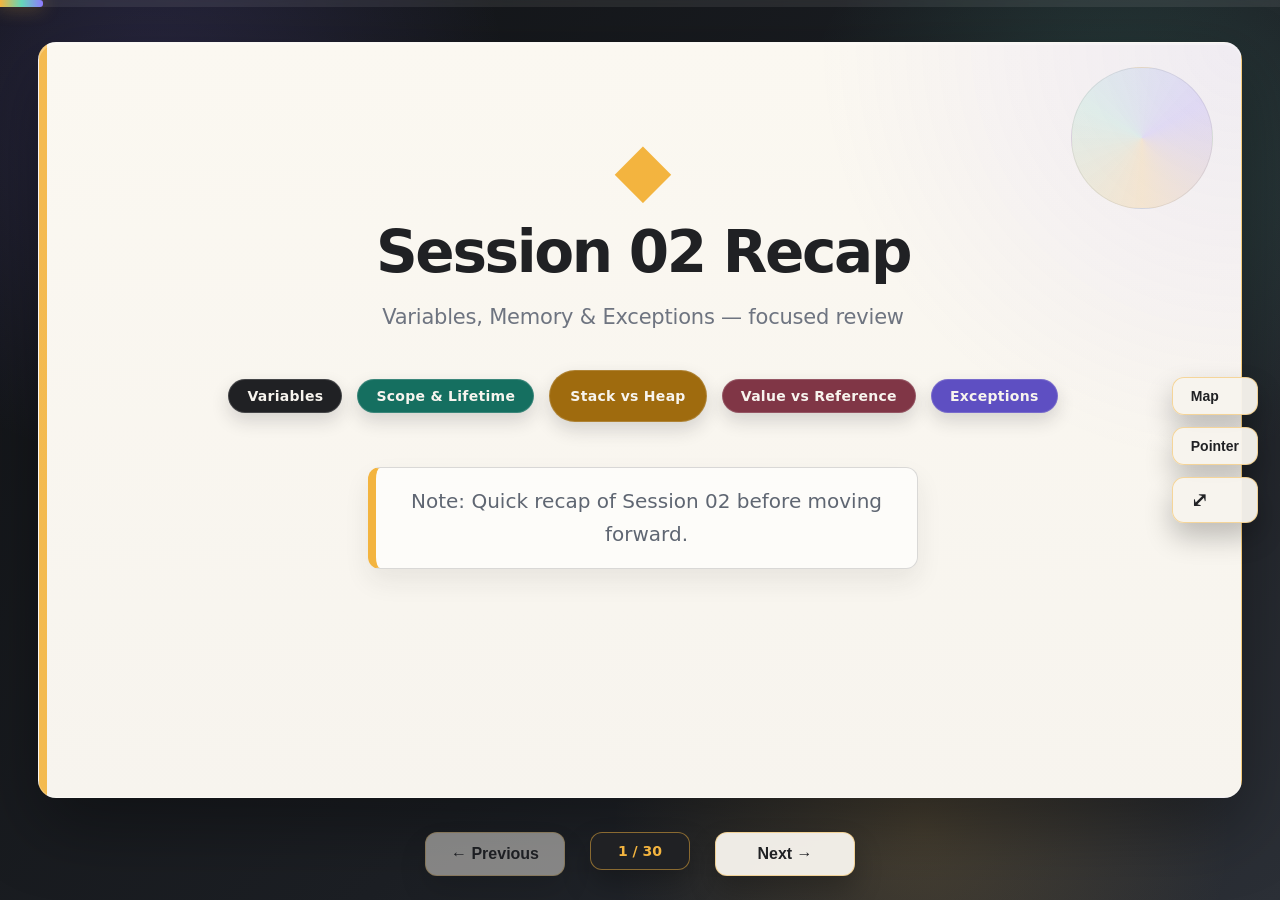
<file: Backend/C#/CSharp/Presentation3.html>
<!DOCTYPE html>
<html lang="en">

<head>
    <meta charset="UTF-8">
    <meta name="viewport" content="width=device-width, initial-scale=1.0">
    <title>C# Basics — Interactive Revision Deck</title>
    <style>
        * {
            margin: 0;
            padding: 0;
            box-sizing: border-box;
        }

        body {
            font-family: 'Inter', 'Segoe UI', Tahoma, Geneva, Verdana, sans-serif;
            background: linear-gradient(135deg, #1e3c72 0%, #2a5298 50%, #7e8ba3 100%);
            overflow: hidden;
            height: 100vh;
        }

        .presentation-container {
            width: 100%;
            height: 100vh;
            display: flex;
            align-items: center;
            justify-content: center;
            position: relative;
            padding: 20px;
        }

        .slide {
            width: 95%;
            max-width: 1250px;
            height: 85vh;
            background: linear-gradient(180deg, #ffffff 0%, #fafbfc 100%);
            border-radius: 24px;
            box-shadow:
                0 25px 80px rgba(0, 0, 0, 0.25),
                0 10px 30px rgba(0, 0, 0, 0.15),
                inset 0 1px 0 rgba(255, 255, 255, 0.8);
            padding: 35px;
            display: none;
            animation: slideIn 0.5s cubic-bezier(0.4, 0, 0.2, 1);
            position: relative;
            overflow-y: auto;
            scrollbar-width: thin;
            scrollbar-color: #cbd5e1 transparent;
        }

        .slide::-webkit-scrollbar {
            width: 8px;
        }

        .slide::-webkit-scrollbar-track {
            background: transparent;
        }

        .slide::-webkit-scrollbar-thumb {
            background: linear-gradient(180deg, #94a3b8, #64748b);
            border-radius: 4px;
        }

        .slide::-webkit-scrollbar-thumb:hover {
            background: linear-gradient(180deg, #64748b, #475569);
        }

        .slide.active {
            display: block;
        }

        @keyframes slideIn {
            from {
                opacity: 0;
                transform: translateX(50px);
            }

            to {
                opacity: 1;
                transform: translateX(0);
            }
        }

        /* Animated Steps - Click to reveal */
        .animated-steps .step-item {
            opacity: 0;
            transform: translateY(20px);
            transition: all 0.4s ease-out;
        }

        .animated-steps .step-item.visible {
            opacity: 1;
            transform: translateY(0);
        }

        .animated-steps .arrow {
            opacity: 0;
            transition: all 0.3s ease-out;
        }

        .animated-steps .arrow.visible {
            opacity: 1;
        }

        .step-hint {
            text-align: center;
            color: #888;
            font-size: 14px;
            margin-top: 15px;
            font-style: italic;
        }

        .step-hint.hidden {
            display: none;
        }

        .hidden {
            display: none !important;
        }

        .slide-logo {
            position: absolute;
            top: 0;
            right: 5px;
            max-width: 120px;
            height: auto;
        }

        .slide-number {
            position: fixed;
            bottom: 30px;
            left: 50%;
            transform: translateX(-50%);
            font-size: 16px;
            color: #2a5298;
            font-weight: 700;
            background: white;
            padding: 12px 24px;
            border-radius: 25px;
            box-shadow: 0 5px 15px rgba(0, 0, 0, 0.2);
            z-index: 999;
        }

        .progress-bar {
            position: fixed;
            top: 0;
            left: 0;
            width: 100%;
            height: 5px;
            background: rgba(255, 255, 255, 0.2);
            z-index: 1001;
            backdrop-filter: blur(4px);
        }

        .progress-fill {
            height: 100%;
            background: linear-gradient(90deg, #667eea, #764ba2, #f093fb);
            background-size: 200% 100%;
            animation: gradientShift 3s ease infinite;
            transition: width 0.4s cubic-bezier(0.4, 0, 0.2, 1);
            box-shadow:
                0 0 15px rgba(102, 126, 234, 0.6),
                0 0 30px rgba(118, 75, 162, 0.3);
            border-radius: 0 3px 3px 0;
        }

        @keyframes gradientShift {

            0%,
            100% {
                background-position: 0% 50%;
            }

            50% {
                background-position: 100% 50%;
            }
        }

        h1 {
            font-size: 48px;
            background: linear-gradient(135deg, #1e3c72 0%, #2a5298 100%);
            -webkit-background-clip: text;
            -webkit-text-fill-color: transparent;
            margin-bottom: 20px;
            font-weight: 800;
        }

        h2 {
            font-size: 36px;
            color: #333;
            margin-bottom: 20px;
            font-weight: 700;
        }

        h3 {
            font-size: 28px;
            color: #2a5298;
            margin: 15px 0 10px 0;
            font-weight: 600;
        }

        p,
        li {
            font-size: 20px;
            line-height: 1.8;
            color: #555;
            margin-bottom: 10px;
        }

        .subtitle {
            font-size: 24px;
            color: #666;
            margin-bottom: 30px;
        }

        .icon {
            font-size: 80px;
            margin-bottom: 20px;
            display: inline-block;
        }

        ul {
            list-style: none;
            padding-left: 0;
        }

        ul li {
            padding-left: 35px;
            position: relative;
            margin-bottom: 10px;
        }

        ul li:before {
            content: "▸";
            position: absolute;
            left: 0;
            color: #2a5298;
            font-weight: bold;
            font-size: 24px;
        }

        .highlight-box {
            background: linear-gradient(135deg, rgba(42, 82, 152, 0.08) 0%, rgba(30, 60, 114, 0.05) 100%);
            border-left: 4px solid #2a5298;
            padding: 18px 20px;
            margin: 15px 0;
            border-radius: 0 12px 12px 0;
            position: relative;
            overflow: hidden;
            box-shadow: 0 2px 10px rgba(42, 82, 152, 0.08);
        }

        .highlight-box::before {
            content: 'Note:';
            position: absolute;
            right: 15px;
            top: 50%;
            transform: translateY(-50%);
            font-size: 24px;
            opacity: 0.3;
        }

        .comparison-table {
            width: 100%;
            border-collapse: collapse;
            margin: 20px 0;
        }

        .comparison-table th,
        .comparison-table td {
            border: 1px solid #ddd;
            padding: 12px;
            text-align: left;
        }

        .comparison-table th {
            background: #667eea;
            color: white;
        }

        .comparison-table tr:nth-child(even) {
            background: #f9f9f9;
        }

        .grid-2 {
            display: grid;
            grid-template-columns: 1fr 1fr;
            gap: 20px;
            margin: 20px 0;
        }

        .grid-3 {
            display: grid;
            grid-template-columns: 1fr 1fr 1fr;
            gap: 15px;
            margin: 20px 0;
        }

        .card {
            background: linear-gradient(145deg, #ffffff 0%, #f8fafc 100%);
            padding: 8px 18px;
            border-radius: 16px;
            border: 1px solid #e2e8f0;
            transition: all 0.3s cubic-bezier(0.4, 0, 0.2, 1);
            position: relative;
            overflow: hidden;
        }

        .card::before {
            content: '';
            position: absolute;
            top: 0;
            left: 0;
            right: 0;
            height: 3px;
            background: linear-gradient(90deg, #2a5298, #667eea, #764ba2);
            opacity: 0;
            transition: opacity 0.3s ease;
        }

        .card:hover {
            transform: translateY(-8px);
            box-shadow:
                0 20px 40px rgba(42, 82, 152, 0.15),
                0 8px 16px rgba(0, 0, 0, 0.08);
            border-color: rgba(42, 82, 152, 0.2);
        }

        .card:hover::before {
            opacity: 1;
        }

        .visual-element {
            display: flex;
            gap: 70px;
            justify-content: center;
            align-items: center;
            margin-top: 40px;
        }

        .shape {
            color: #2a5298;
            background: #fff;
            border: 3px solid #2a5298;
            font-weight: bold;
            display: flex;
            align-items: center;
            justify-content: center;
        }

        .shape.rectangle {
            padding: 15px 35px;
            border-radius: 8px;
            font-size: 18px;
        }

        .shape.oval {
            padding: 15px 35px;
            border-radius: 50px;
            font-size: 18px;
        }

        .shape.diamond {
            width: 100px;
            height: 100px;
            transform: rotate(45deg);
        }

        .shape.diamond span {
            transform: rotate(-45deg);
            font-size: 18px;
            font-weight: 600;
        }

        .erd-diagram {
            width: fit-content;
            max-width: 50%;
            margin: 0 auto;
            display: block;
            height: auto;
        }

        table {
            width: 100%;
            border-collapse: separate;
            border-spacing: 0;
            margin: 15px 0;
            border-radius: 12px;
            overflow: hidden;
            box-shadow: 0 4px 15px rgba(0, 0, 0, 0.08);
        }

        table th {
            background: linear-gradient(135deg, #2a5298 0%, #1e3c72 100%);
            color: white;
            padding: 14px 16px;
            text-align: left;
            font-size: 16px;
            font-weight: 600;
            letter-spacing: 0.3px;
        }

        table td {
            padding: 14px 16px;
            border-bottom: 1px solid #e9ecef;
            font-size: 15px;
            transition: background 0.2s ease;
        }

        table tr:last-child td {
            border-bottom: none;
        }

        table tr:nth-child(even) {
            background: linear-gradient(135deg, #f8f9ff 0%, #f0f4ff 100%);
        }

        table tr:hover td {
            background: rgba(42, 82, 152, 0.08);
        }

        .controls {
            position: fixed;
            bottom: 30px;
            left: 50%;
            transform: translateX(-50%);
            display: flex;
            justify-content: center;
            align-items: center;
            gap: 120px;
            z-index: 1000;
        }

        .controls button {
            width: 140px;
            padding: 12px 20px;
            border-radius: 30px;
            background: #fff;
            color: #1e3c72;
            border: 1px solid #1e3c72;
            font-weight: 400;
            text-align: center;
        }

        .slide-number {
            width: 100px;
            padding: 10px 0;
            text-align: center;
            font-weight: bold;
            font-size: 14px;
            border-radius: 30px;
            background: #fff;
            border: 2px solid #1e3c72;
            color: #1e3c72;
        }

        button {
            padding: 12px 30px;
            font-size: 16px;
            border: none;
            border-radius: 25px;
            background: white;
            color: #2a5298;
            cursor: pointer;
            font-weight: 600;
            box-shadow: 0 5px 15px rgba(0, 0, 0, 0.2);
            transition: all 0.3s;
        }

        button:hover:not(:disabled) {
            background: #2a5298;
            color: white;
            transform: translateY(-2px);
            box-shadow: 0 8px 20px rgba(0, 0, 0, 0.3);
        }

        button:disabled {
            opacity: 0.5;
            cursor: not-allowed;
        }

        button:focus {
            outline: 3px solid #1e3c72;
            outline-offset: 2px;
        }

        .toolbar {
            position: fixed;
            top: 50%;
            right: 20px;
            transform: translateY(-50%);
            display: flex;
            gap: 10px;
            flex-direction: column;
            z-index: 1002;
        }

        .toolbar button {
            padding: 10px 18px;
            font-size: 14px;
            min-width: auto;
            display: flex;
            align-items: center;
            gap: 6px;
        }

        /* Slide Menu / Jump */
        .slide-menu {
            position: fixed;
            right: 20px;
            top: 80px;
            background: white;
            border-radius: 12px;
            box-shadow: 0 10px 40px rgba(0, 0, 0, 0.3);
            max-height: 70vh;
            overflow-y: auto;
            z-index: 1003;
            display: none;
            width: 280px;
        }

        .slide-menu.active {
            display: block;
        }

        .slide-menu-header {
            padding: 15px;
            background: linear-gradient(135deg, #1e3c72, #2a5298);
            color: white;
            border-radius: 12px 12px 0 0;
            font-weight: 600;
            display: flex;
            justify-content: space-between;
            align-items: center;
        }

        /* Slide Menu / Jump */
        .slide-menu {
            position: fixed;
            right: 20px;
            top: 80px;
            background: white;
            border-radius: 12px;
            box-shadow: 0 10px 40px rgba(0, 0, 0, 0.3);
            max-height: 70vh;
            overflow-y: auto;
            z-index: 1003;
            display: none;
            width: 280px;
        }

        .slide-menu.active {
            display: block;
        }

        .slide-menu-header {
            padding: 15px;
            background: linear-gradient(135deg, #1e3c72, #2a5298);
            color: white;
            border-radius: 12px 12px 0 0;
            font-weight: 600;
            display: flex;
            justify-content: space-between;
            align-items: center;
        }

        .slide-menu-close {
            background: none;
            border: none;
            color: white;
            font-size: 20px;
            cursor: pointer;
            padding: 0;
            width: 24px;
            height: 24px;
            box-shadow: none;
        }

        .slide-menu-item {
            padding: 12px 15px;
            border-bottom: 1px solid #e9ecef;
            cursor: pointer;
            transition: all 0.2s;
            font-size: 14px;
            color: #333;
        }

        .slide-menu-item:hover {
            background: #f8f9fa;
            padding-left: 20px;
        }

        .slide-menu-item.current {
            background: #e7f3ff;
            border-left: 4px solid #2a5298;
            font-weight: 600;
        }

        /* Search Box */
        .slide-search {
            padding: 10px 15px;
            border-bottom: 2px solid #e9ecef;
        }

        .slide-search input {
            width: 100%;
            padding: 8px 12px;
            border: 1px solid #ddd;
            border-radius: 6px;
            font-size: 14px;
        }

        .slide-search input:focus {
            outline: none;
            border-color: #2a5298;
        }

        /* Laser Pointer */
        .laser-pointer {
            position: fixed;
            width: 20px;
            height: 20px;
            border-radius: 50%;
            background: radial-gradient(circle, rgba(255, 0, 0, 0.8) 0%, rgba(255, 0, 0, 0.4) 50%, transparent 100%);
            pointer-events: none;
            z-index: 9999;
            display: none;
            box-shadow: 0 0 20px rgba(255, 0, 0, 0.8), 0 0 40px rgba(255, 0, 0, 0.5);
        }

        .laser-pointer.active {
            display: block;
        }

        /* Zoom Controls */
        .zoom-controls {
            position: fixed;
            bottom: 100px;
            right: 20px;
            display: flex;
            flex-direction: column;
            gap: 8px;
            z-index: 1001;
        }

        .zoom-controls button {
            padding: 10px;
            min-width: 44px;
            font-size: 18px;
        }

        /* Slide Content Animations */
        .slide h2,
        .slide h3 {
            opacity: 0;
            animation: slideUp 0.6s ease-out forwards;
        }

        .slide.active h2 {
            animation-delay: 0.1s;
        }

        .slide.active h3 {
            animation-delay: 0.2s;
        }

        .slide.active p {
            animation: slideUp 0.6s ease-out 0.3s forwards;
            opacity: 0;
        }

        .slide.active ul {
            animation: slideUp 0.6s ease-out 0.4s forwards;
            opacity: 0;
        }

        @keyframes slideUp {
            from {
                opacity: 0;
                transform: translateY(20px);
            }

            to {
                opacity: 1;
                transform: translateY(0);
            }
        }

        /* Diagram Zoom - Fixed */
        .slide svg {
            transition: transform 0.3s ease;
            cursor: pointer;
            transform-origin: center center;
        }

        .slide svg.zoomed {
            transform: scale(1.8);
            cursor: zoom-out;
            position: relative;
            z-index: 10;
        }

        .slide .visual-element svg {
            transition: transform 0.3s ease;
            cursor: pointer;
        }

        .slide .visual-element svg.zoomed {
            transform: scale(1.8);
            cursor: zoom-out;
        }

        /* Mobile Responsiveness */
        @media (max-width: 768px) {
            .slide {
                padding: 30px 20px;
                height: 80vh;
            }

            h1 {
                font-size: 32px;
            }

            h2 {
                font-size: 26px;
            }

            h3 {
                font-size: 20px;
            }

            p,
            li {
                font-size: 16px;
            }

            .controls {
                gap: 60px;
            }

            button {
                padding: 10px 20px;
                font-size: 14px;
            }

            .toolbar {
                top: 10px;
                right: 10px;
                gap: 5px;
            }

            .toolbar button {
                padding: 8px 12px;
                font-size: 12px;
            }

            .slide-menu {
                width: 90%;
                right: 5%;
                top: 60px;
            }

            .grid-2, .grid-3 {
                grid-template-columns: 1fr;
            }
        }

        @media (max-width: 480px) {
            .slide {
                padding: 20px 15px;
            }

            h1 {
                font-size: 26px;
            }

            h2 {
                font-size: 22px;
            }

            .slide-number {
                font-size: 14px;
                padding: 8px 16px;
            }

            .controls button {
                padding: 8px 16px;
                font-size: 13px;
            }
        }

        .warning {
            background: linear-gradient(135deg, #fffbeb 0%, #fef3c7 100%);
            border-left: 4px solid #f59e0b;
            padding: 14px 18px;
            margin: 10px 0;
            border-radius: 0 10px 10px 0;
            box-shadow: 0 2px 8px rgba(245, 158, 11, 0.1);
            position: relative;
        }

        .warning::before {
            content: 'Caution:';
            position: absolute;
            right: 12px;
            top: 50%;
            transform: translateY(-50%);
            font-size: 20px;
            opacity: 0.5;
        }

        .example-box {
            background: linear-gradient(135deg, #eff6ff 0%, #dbeafe 100%);
            border: 2px dashed #3b82f6;
            padding: 14px 18px;
            border-radius: 12px;
            margin: 10px 0;
            position: relative;
            box-shadow: 0 2px 8px rgba(59, 130, 246, 0.08);
        }

        .example-box::before {
            content: 'Example:';
            position: absolute;
            right: 12px;
            top: 12px;
            font-size: 18px;
            opacity: 0.5;
        }

        .definition-box {
            background: linear-gradient(135deg, #f0f9ff 0%, #e0f2fe 100%);
            border: 2px solid #0ea5e9;
            padding: 14px 18px;
            border-radius: 12px;
            margin: 10px 0;
            position: relative;
            box-shadow: 0 2px 8px rgba(14, 165, 233, 0.1);
        }

        .definition-box::before {
            content: 'Definition:';
            position: absolute;
            right: 12px;
            top: 12px;
            font-size: 18px;
            opacity: 0.5;
        }

        .center-content {
            text-align: center;
            padding: 80px 0;
        }

        .badge {
            display: inline-block;
            padding: 8px 18px;
            background: linear-gradient(135deg, #2a5298 0%, #1e3c72 100%);
            color: white;
            border-radius: 25px;
            font-size: 14px;
            font-weight: 600;
            margin: 5px;
            box-shadow: 0 3px 10px rgba(42, 82, 152, 0.3);
            transition: all 0.3s ease;
            border: none;
        }

        .badge:hover {
            transform: translateY(-2px) scale(1.02);
            box-shadow: 0 6px 20px rgba(42, 82, 152, 0.4);
        }

        .badge.success {
            background: linear-gradient(135deg, #10b981 0%, #059669 100%);
            box-shadow: 0 3px 10px rgba(16, 185, 129, 0.3);
        }

        .badge.warning {
            background: linear-gradient(135deg, #f59e0b 0%, #d97706 100%);
            box-shadow: 0 3px 10px rgba(245, 158, 11, 0.3);
        }

        .badge.danger {
            background: linear-gradient(135deg, #ef4444 0%, #dc2626 100%);
            box-shadow: 0 3px 10px rgba(239, 68, 68, 0.3);
        }

        .badge.purple {
            background: linear-gradient(135deg, #8b5cf6 0%, #7c3aed 100%);
            box-shadow: 0 3px 10px rgba(139, 92, 246, 0.3);
        }

        ol {
            counter-reset: item;
            list-style: none;
            padding-left: 0;
        }

        ol li {
            counter-increment: item;
            padding-left: 45px;
            position: relative;
            margin-bottom: 15px;
        }

        ol li:before {
            content: counter(item);
            position: absolute;
            left: 0;
            top: 0;
            background: #2a5298;
            color: white;
            width: 30px;
            height: 30px;
            border-radius: 50%;
            display: flex;
            align-items: center;
            justify-content: center;
            font-weight: bold;
        }

        .simple-list {
            list-style: none;
            padding-left: 0;
        }

        .simple-list li {
            padding-left: 0;
            color: #333;
            margin-bottom: 15px;
        }

        .simple-list li:before {
            content: none;
        }

        code {
            background: none !important;
            padding: 2px 6px;
            border-radius: 3px;
            font-family: 'Courier New', monospace;
            color: #d63384;
        }

        /* Fullscreen Button */
        .fullscreen-btn {
            position: fixed;
            top: 20px;
            right: 20px;
            z-index: 1001;
            background: rgba(255, 255, 255, 0.9);
            border-radius: 50%;
            width: 45px;
            height: 45px;
            display: flex;
            align-items: center;
            justify-content: center;
            cursor: pointer;
            transition: all 0.3s;
            padding: 0;
        }

        .fullscreen-btn:hover {
            background: white;
            transform: scale(1.1);
        }

        /* Mobile Responsive Design */
        .deck-mark { font-size: 74px; color: var(--amber); margin-bottom: 18px; line-height: 1; }

        @media (max-width: 768px) {
            .presentation-container {
                padding: 10px;
            }

            .slide {
                padding: 30px 20px;
                height: 90vh;
                width: 95%;
            }

            h1 {
                font-size: 32px;
            }

            h2 {
                font-size: 28px;
            }

            h3 {
                font-size: 22px;
            }

            p,
            li {
                font-size: 16px;
            }

            .icon {
                font-size: 60px;
            }

            .subtitle {
                font-size: 18px;
            }

            .grid-2, .grid-3 {
                grid-template-columns: 1fr;
                gap: 15px;
            }

            .card {
                padding: 10px;
            }

            .controls {
                bottom: 15px;
                gap: 10px;
                flex-wrap: wrap;
                justify-content: center;
            }

            button {
                padding: 10px 20px;
                font-size: 14px;
            }

            .slide-logo {
                max-width: 100px;
                top: 5px;
                right: 10px;
            }

            .slide-number {
                font-size: 14px;
                padding: 10px 20px;
                bottom: 15px;
            }

            .visual-element .shape {
                margin: 5px;
                padding: 10px 20px;
                font-size: 14px;
            }

            .diamond {
                width: 80px;
                height: 80px;
                margin: 10px;
            }

            table th,
            table td {
                font-size: 14px;
                padding: 8px;
            }
        }

        @media (max-width: 480px) {
            h1 {
                font-size: 24px;
            }

            h2 {
                font-size: 22px;
            }

            .slide {
                padding: 20px 15px;
            }

            .center-content {
                padding: 40px 0;
            }

            .slide-logo {
                max-width: 80px;
                top: 5px;
                right: 8px;
            }

            .slide-number {
                bottom: 15px;
                font-size: 12px;
                padding: 8px 16px;
            }
        }

        /* ===== CODE-BOX STYLING (VS Code Dark Theme) ===== */
        .code-box {
            background: #1e1e1e;
            color: #d4d4d4;
            border-radius: 8px;
            margin: 15px 0;
            font-family: 'Consolas', 'Courier New', monospace;
            border: 2px solid #3c3c3c;
            position: relative;
            overflow-x: auto;
        }

        .code-box pre {
            margin: 0;
            padding: 15px 18px;
            overflow-x: auto;
            white-space: pre;
            word-wrap: normal;
            font-size: 1rem;
            line-height: 1.6;
        }

        /* VS Code Dark Theme Syntax Colors */
        .code-box .keyword,
        .code-box .kw {
            color: #569cd6;
        }

        .code-box .type,
        .code-box .class-name {
            color: #4ec9b0;
        }

        .code-box .string {
            color: #ce9178;
        }

        .code-box .number {
            color: #b5cea8;
        }

        .code-box .comment {
            color: #6a9955;
            font-style: italic;
        }

        .code-box .method {
            color: #dcdcaa;
        }

        .code-box .attribute {
            color: #9cdcfe;
        }

        .code-box .operator {
            color: #d4d4d4;
        }

        .code-box .preprocessor {
            color: #c586c0;
        }

        /* Inline code (outside code-box) */
        code {
            background: linear-gradient(135deg, #f0f4ff 0%, #e8ecf7 100%);
            padding: 3px 8px;
            border-radius: 5px;
            font-family: 'Consolas', 'Courier New', monospace;
            color: #7c3aed;
            font-size: 1rem;
            border: 1px solid #ddd6fe;
            font-weight: 500;
        }

        /* Custom scrollbar for code boxes */
        .code-box pre::-webkit-scrollbar {
            height: 6px;
            background: #1e1e1e;
        }

        .code-box pre::-webkit-scrollbar-thumb {
            background: #3c3c3c;
            border-radius: 3px;
        }

        .code-box pre::-webkit-scrollbar-thumb:hover {
            background: #505050;
        }

        .timeline {
            position: relative;
            padding: 20px 0;
            margin: 30px 0;
        }

        .timeline::before {
            content: '';
            position: absolute;
            left: 20px;
            top: 0;
            bottom: 0;
            width: 3px;
            background: linear-gradient(180deg, #7c3aed, #a78bfa, #c4b5fd);
            border-radius: 2px;
        }

        .timeline-item {
            padding: 18px 24px;
            margin: 15px 0 15px 40px;
            background: linear-gradient(135deg, #faf5ff 0%, #f3e8ff 100%);
            border-left: 4px solid #7c3aed;
            border-radius: 0 12px 12px 0;
            position: relative;
            box-shadow: 0 3px 12px rgba(124, 58, 237, 0.1);
            transition: all 0.3s ease;
        }

        .timeline-item::before {
            content: '';
            position: absolute;
            left: -50px;
            top: 50%;
            transform: translateY(-50%);
            width: 14px;
            height: 14px;
            background: linear-gradient(135deg, #7c3aed 0%, #a78bfa 100%);
            border-radius: 50%;
            border: 3px solid #fff;
            box-shadow: 0 0 0 3px rgba(124, 58, 237, 0.2);
        }

        .timeline-item:hover {
            transform: translateX(5px);
            box-shadow: 0 6px 20px rgba(124, 58, 237, 0.15);
        }

        .timeline-year {
            font-weight: 700;
            color: #7c3aed;
            font-size: 1.2em;
            margin-bottom: 8px;
            display: flex;
            align-items: center;
            gap: 8px;
        }

        .timeline-year::before {
            content: 'Step';
            font-size: 1rem;
        }

        .info-box {
            background: linear-gradient(135deg, #e8eaf6 0%, #c5cae9 100%);
            border-left: 4px solid #3f51b5;
            padding: 20px 24px;
            margin: 20px 0;
            border-radius: 0 12px 12px 0;
            position: relative;
            box-shadow: 0 3px 12px rgba(63, 81, 181, 0.12);
        }

        .info-box::before {
            content: 'ℹ️';
            position: absolute;
            right: 15px;
            top: 50%;
            transform: translateY(-50%);
            font-size: 22px;
            opacity: 0.4;
        }

        .architecture-diagram {
            background: linear-gradient(180deg, #fafafa 0%, #f5f5f5 100%);
            border: 2px solid #7c3aed;
            border-radius: 16px;
            padding: 25px;
            margin: 20px 0;
            text-align: center;
            box-shadow: 0 4px 15px rgba(124, 58, 237, 0.1);
        }

        .diagram-layer {
            background: linear-gradient(135deg, #ffffff 0%, #faf5ff 100%);
            border: 2px solid #8b5cf6;
            border-radius: 10px;
            padding: 18px 20px;
            margin: 12px 0;
            font-weight: 600;
            color: #6d28d9;
            transition: all 0.3s ease;
            box-shadow: 0 2px 8px rgba(139, 92, 246, 0.1);
        }

        .diagram-layer:hover {
            transform: scale(1.02);
            box-shadow: 0 4px 15px rgba(139, 92, 246, 0.2);
        }

        .pros-cons {
            display: grid;
            grid-template-columns: 1fr 1fr;
            gap: 24px;
            margin: 20px 0;
        }

        .pros,
        .cons {
            padding: 22px 24px;
            border-radius: 12px;
            transition: transform 0.3s ease, box-shadow 0.3s ease;
        }

        .pros {
            background: linear-gradient(135deg, #ecfdf5 0%, #d1fae5 100%);
            border-left: 4px solid #10b981;
            box-shadow: 0 3px 12px rgba(16, 185, 129, 0.1);
        }

        .cons {
            background: linear-gradient(135deg, #fef2f2 0%, #fee2e2 100%);
            border-left: 4px solid #ef4444;
            box-shadow: 0 3px 12px rgba(239, 68, 68, 0.1);
        }

        .pros:hover,
        .cons:hover {
            transform: translateY(-3px);
        }

        .pros:hover {
            box-shadow: 0 6px 20px rgba(16, 185, 129, 0.15);
        }

        .cons:hover {
            box-shadow: 0 6px 20px rgba(239, 68, 68, 0.15);
        }

        .pros h4,
        .cons h4 {
            margin-top: 0;
            display: flex;
            align-items: center;
            gap: 8px;
        }

        .pros h4::before {
            content: '✓';
        }

        .cons h4::before {
            content: '×';
        }

        @media (max-width: 768px) {
            .pros-cons {
                grid-template-columns: 1fr;
            }
        }

        .success-box {
            background: linear-gradient(135deg, #ecfdf5 0%, #d1fae5 100%);
            border-left: 4px solid #10b981;
            padding: 20px 24px;
            margin: 20px 0;
            border-radius: 0 12px 12px 0;
            box-shadow: 0 3px 12px rgba(16, 185, 129, 0.1);
            position: relative;
        }

        .success-box::before {
            content: '✓';
            position: absolute;
            right: 15px;
            top: 50%;
            transform: translateY(-50%);
            font-size: 20px;
            opacity: 0.5;
        }

        .warning-box {
            background: linear-gradient(135deg, #fef2f2 0%, #fee2e2 100%);
            border-left: 4px solid #ef4444;
            padding: 20px 24px;
            margin: 20px 0;
            border-radius: 0 12px 12px 0;
            box-shadow: 0 3px 12px rgba(239, 68, 68, 0.1);
            position: relative;
        }

        .warning-box::before {
            content: 'Block:';
            position: absolute;
            right: 15px;
            top: 50%;
            transform: translateY(-50%);
            font-size: 20px;
            opacity: 0.5;
        }

        .version-badge {
            display: inline-block;
            padding: 6px 14px;
            background: linear-gradient(135deg, #7c3aed 0%, #6d28d9 100%);
            color: white;
            border-radius: 20px;
            font-size: 0.85em;
            margin: 5px;
            font-weight: 600;
            box-shadow: 0 2px 8px rgba(124, 58, 237, 0.3);
            font-weight: bold;
        }

        .lts-badge {
            background: #4caf50;
        }

        .current-badge {
            background: #ff9800;
        }

        .deprecated-badge {
            background: #f44336;
        }

        .memory-container {
            display: flex;
            gap: 30px;
            justify-content: center;
            flex-wrap: wrap;
            position: relative;
        }

        .memory-section {
            background: white;
            border-radius: 15px;
            padding: 25px;
            box-shadow: 0 10px 30px rgba(0, 0, 0, 0.3);
            min-width: 300px;
            flex: 1;
            max-width: 450px;
        }

        .memory-section-header {
            display: flex;
            justify-content: space-between;
            align-items: center;
            margin-bottom: 20px;
            padding-bottom: 15px;
            border-bottom: 3px solid #667eea;
        }

        .memory-section-title {
            font-size: 1.8em;
            font-weight: bold;
            color: #667eea;
        }

        .memory-display {
            min-height: 400px;
            background: #f8f9fa;
            border-radius: 10px;
            padding: 15px;
            position: relative;
        }

        .stack-display {
            display: flex;
            flex-direction: column-reverse;
            gap: 8px;
            align-items: stretch;
        }

        .heap-display {
            display: grid;
            grid-template-columns: repeat(auto-fill, minmax(120px, 1fr));
            gap: 10px;
            align-content: start;
        }

        .stack-item,
        .heap-item {
            padding: 15px;
            border-radius: 8px;
            font-weight: 500;
            transition: all 0.3s ease;
            cursor: pointer;
            position: relative;
            animation: slideIn 0.3s ease;
        }

        @keyframes slideIn {
            from {
                opacity: 0;
                transform: translateY(20px);
            }

            to {
                opacity: 1;
                transform: translateY(0);
            }
        }

        .stack-item {
            background: linear-gradient(135deg, #667eea 0%, #764ba2 100%);
            color: white;
            border-left: 4px solid #4c51bf;
        }

        .stack-item.pointer {
            background: linear-gradient(135deg, #f6d365 0%, #fda085 100%);
            border-left: 4px solid #f97316;
        }

        .heap-item {
            background: linear-gradient(135deg, #f093fb 0%, #f5576c 100%);
            color: white;
            border: 2px solid #ec4899;
            text-align: center;
        }

        .stack-item:hover,
        .heap-item:hover {
            transform: scale(1.05);
            box-shadow: 0 5px 15px rgba(0, 0, 0, 0.3);
        }

        .controls-btn {
            display: flex;
            gap: 10px;
            flex-wrap: wrap;
        }

        .btn {
            padding: 10px 20px;
            border: none;
            border-radius: 8px;
            font-weight: bold;
            cursor: pointer;
            transition: all 0.3s ease;
            font-size: 1rem;
        }

        .add-btn {
            background: linear-gradient(135deg, #11998e 0%, #38ef7d 100%);
            color: white;
        }

        .remove-btn {
            background: linear-gradient(135deg, #eb3349 0%, #f45c43 100%);
            color: white;
        }

        .clear-btn {
            background: linear-gradient(135deg, #4b6cb7 0%, #182848 100%);
            color: white;
        }

        button:hover {
            transform: translateY(-2px);
            box-shadow: 0 5px 15px rgba(0, 0, 0, 0.2);
        }

        button:active {
            transform: translateY(0);
        }

        .item-info {
            font-size: 0.85em;
            opacity: 0.9;
        }

        .empty-message {
            text-align: center;
            color: #9ca3af;
            font-style: italic;
            padding: 40px;
        }

        .legend {
            background: white;
            border-radius: 15px;
            padding: 20px;
            margin-top: 30px;
            box-shadow: 0 10px 30px rgba(0, 0, 0, 0.3);
        }

        .legend-title {
            font-size: 1.3em;
            font-weight: bold;
            margin-bottom: 15px;
            color: #667eea;
        }

        .legend-item {
            margin-bottom: 10px;
            line-height: 1.6;
        }

        .pointer-arrow {
            position: absolute;
            font-size: 1.2em;
            margin-left: 8px;
        }

        .reference-badge {
            display: inline-block;
            background: rgba(255, 255, 255, 0.3);
            padding: 2px 8px;
            border-radius: 10px;
            font-size: 0.75em;
            margin-top: 5px;
        }

        .connections-svg {
            position: absolute;
            top: 0;
            left: 0;
            width: 100%;
            height: 100%;
            pointer-events: none;
            z-index: 10;
        }

        .connection-line {
            stroke: #fda085;
            stroke-width: 3;
            fill: none;
            stroke-dasharray: 5, 5;
            animation: dash 20s linear infinite;
        }

        @keyframes dash {
            to {
                stroke-dashoffset: -100;
            }
        }
    

        /* ===== Graphite / Amber / Mint / Violet Redesign Override ===== */
        :root {
            --graphite: #202124;
            --charcoal: #111316;
            --slate: #30343b;
            --paper: #f7f4ee;
            --paper-2: #ede8dc;
            --ink: #1e2329;
            --muted: #5f6672;
            --amber: #f3b43f;
            --amber-soft: #fff0c8;
            --mint: #65d6b8;
            --mint-soft: #dff8ee;
            --violet: #8f7aff;
            --violet-soft: #eee9ff;
            --line: rgba(32,33,36,.16);
            --shadow: 0 28px 70px rgba(0,0,0,.34), 0 2px 0 rgba(255,255,255,.25) inset;
        }

        body {
            font-family: Inter, ui-sans-serif, system-ui, -apple-system, BlinkMacSystemFont, "Segoe UI", sans-serif !important;
            background:
                radial-gradient(circle at 12% 12%, rgba(143,122,255,.18), transparent 26%),
                radial-gradient(circle at 87% 18%, rgba(101,214,184,.18), transparent 24%),
                radial-gradient(circle at 72% 92%, rgba(243,180,63,.16), transparent 25%),
                linear-gradient(135deg, var(--charcoal) 0%, #1c1f24 58%, #2b2f36 100%) !important;
            color: var(--ink) !important;
        }

        .presentation-container { padding: 26px 26px 86px !important; }

        .slide {
            width: min(94vw, 1280px) !important;
            height: 84vh !important;
            background:
                linear-gradient(90deg, rgba(243,180,63,.9) 0 8px, transparent 8px),
                radial-gradient(circle at 100% 0%, rgba(143,122,255,.10), transparent 30%),
                linear-gradient(180deg, #fbf8f1 0%, var(--paper) 100%) !important;
            border: 1px solid rgba(255,255,255,.24) !important;
            border-radius: 18px !important;
            box-shadow: var(--shadow) !important;
            padding: 38px 44px 44px 50px !important;
            scrollbar-color: var(--amber) transparent !important;
        }
        .slide::after {
            content: '';
            position: absolute;
            right: 28px;
            top: 24px;
            width: 140px;
            height: 140px;
            border: 1px solid rgba(32,33,36,.08);
            border-radius: 50%;
            background: conic-gradient(from 180deg, rgba(243,180,63,.18), rgba(101,214,184,.14), rgba(143,122,255,.18), rgba(243,180,63,.18));
            filter: blur(.2px);
            z-index: 0;
            pointer-events: none;
        }
        .slide > * { position: relative; z-index: 1; }

        .progress-bar { height: 7px !important; background: rgba(255,255,255,.08) !important; }
        .progress-fill { background: linear-gradient(90deg, var(--amber), var(--mint), var(--violet)) !important; box-shadow: 0 0 18px rgba(243,180,63,.45) !important; }

        h1 {
            color: var(--graphite) !important;
            background: none !important;
            -webkit-text-fill-color: initial !important;
            font-size: clamp(34px, 5vw, 58px) !important;
            letter-spacing: -.04em !important;
            line-height: 1.02 !important;
            margin-bottom: 18px !important;
        }
        h2 {
            color: var(--graphite) !important;
            font-size: clamp(28px, 3.5vw, 42px) !important;
            letter-spacing: -.035em !important;
            line-height: 1.1 !important;
            padding-bottom: 12px !important;
            margin-bottom: 18px !important;
            border-bottom: 3px solid rgba(32,33,36,.10) !important;
        }
        h2::before { content: '▰'; color: var(--amber); margin-right: 12px; font-size: .74em; vertical-align: .08em; }
        h3 { color: var(--slate) !important; font-size: 25px !important; letter-spacing: -.02em !important; }
        h4 { color: var(--graphite) !important; }
        p, li { color: var(--muted) !important; line-height: 1.65 !important; }
        strong { color: var(--graphite) !important; }
        .subtitle { color: #6e7480 !important; font-size: 21px !important; letter-spacing: -.01em !important; }
        .icon { color: var(--amber) !important; filter: drop-shadow(0 10px 18px rgba(243,180,63,.22)); }

        ul li { padding-left: 30px !important; }
        ul li:before { content: '◆' !important; color: var(--mint) !important; font-size: 14px !important; top: 10px !important; }
        ol li:before { background: var(--graphite) !important; color: var(--amber) !important; border: 2px solid var(--amber) !important; }

        .card, .memory-section, .legend {
            background: linear-gradient(180deg, rgba(255,255,255,.82), rgba(247,244,238,.92)) !important;
            border: 1px solid var(--line) !important;
            border-top: 4px solid var(--amber) !important;
            border-radius: 14px !important;
            box-shadow: 0 14px 30px rgba(32,33,36,.10) !important;
            padding: 18px 22px !important;
        }
        .card::before { display: none !important; }
        .card:hover, .timeline-item:hover, .diagram-layer:hover { transform: translateY(-4px) !important; box-shadow: 0 22px 46px rgba(32,33,36,.16) !important; }
        .grid-2 { gap: 24px !important; }
        .grid-3 { gap: 18px !important; }

        .highlight-box, .info-box, .definition-box, .example-box, .warning, .success-box, .warning-box {
            background: rgba(255,255,255,.64) !important;
            border: 1px solid var(--line) !important;
            border-left: 8px solid var(--amber) !important;
            border-radius: 12px !important;
            box-shadow: 0 12px 26px rgba(32,33,36,.08) !important;
            padding: 17px 20px !important;
        }
        .info-box, .definition-box { border-left-color: var(--violet) !important; }
        .example-box { border-left-color: var(--mint) !important; border-style: solid !important; }
        .warning, .warning-box { border-left-color: var(--amber) !important; }
        .success-box { border-left-color: var(--mint) !important; }
        .highlight-box::before, .info-box::before, .definition-box::before, .example-box::before, .warning::before, .success-box::before, .warning-box::before { display: none !important; }

        .badge, .version-badge, .reference-badge {
            background: var(--graphite) !important;
            color: var(--paper) !important;
            border-radius: 999px !important;
            border: 1px solid rgba(255,255,255,.16) !important;
            box-shadow: 0 8px 18px rgba(32,33,36,.16) !important;
            letter-spacing: .02em !important;
        }
        .badge.success, .lts-badge { background: #156f60 !important; }
        .badge.warning, .current-badge { background: #9f6b0e !important; }
        .badge.danger, .deprecated-badge { background: #803646 !important; }
        .badge.purple { background: #5e4fc2 !important; }

        table, .comparison-table {
            border-collapse: separate !important;
            border-spacing: 0 !important;
            border: 1px solid var(--line) !important;
            border-radius: 14px !important;
            box-shadow: 0 15px 32px rgba(32,33,36,.10) !important;
            overflow: hidden !important;
            background: rgba(255,255,255,.74) !important;
        }
        table th, .comparison-table th { background: var(--graphite) !important; color: var(--amber) !important; border: 0 !important; text-transform: uppercase !important; font-size: 13px !important; letter-spacing: .05em !important; }
        table td, .comparison-table td { border-bottom: 1px solid rgba(32,33,36,.08) !important; color: var(--muted) !important; }
        table tr:nth-child(even), .comparison-table tr:nth-child(even) { background: rgba(101,214,184,.08) !important; }
        table tr:hover td { background: rgba(143,122,255,.08) !important; }

        .code-box, div[style*="#1e1e1e"] {
            background: #181b20 !important;
            border: 1px solid rgba(243,180,63,.22) !important;
            border-radius: 14px !important;
            box-shadow: 0 16px 34px rgba(0,0,0,.20) !important;
        }
        code { background: rgba(143,122,255,.11) !important; color: #4d3bb5 !important; border: 1px solid rgba(143,122,255,.22) !important; border-radius: 6px !important; }
        .code-box code, .code-box span { background: transparent !important; border: 0 !important; }

        .shape { color: var(--graphite) !important; background: rgba(255,255,255,.72) !important; border: 2px solid var(--amber) !important; box-shadow: 0 12px 24px rgba(32,33,36,.08) !important; }
        .architecture-diagram { background: rgba(255,255,255,.58) !important; border: 1px solid var(--line) !important; border-radius: 16px !important; }
        .diagram-layer { background: linear-gradient(90deg, rgba(255,240,200,.7), rgba(238,233,255,.64)) !important; border: 1px solid rgba(32,33,36,.14) !important; color: var(--graphite) !important; border-left: 6px solid var(--violet) !important; }

        .timeline::before { background: linear-gradient(180deg, var(--amber), var(--mint), var(--violet)) !important; width: 2px !important; }
        .timeline-item { background: rgba(255,255,255,.66) !important; border: 1px solid var(--line) !important; border-left: 6px solid var(--violet) !important; border-radius: 12px !important; }
        .timeline-item::before { background: var(--graphite) !important; border-color: var(--amber) !important; box-shadow: 0 0 0 4px rgba(243,180,63,.18) !important; }
        .timeline-year { color: var(--graphite) !important; }
        .timeline-year::before { content: '▸' !important; color: var(--amber) !important; }

        .pros, .cons { background: rgba(255,255,255,.65) !important; border: 1px solid var(--line) !important; border-radius: 14px !important; box-shadow: 0 14px 28px rgba(32,33,36,.09) !important; }
        .pros { border-left: 7px solid var(--mint) !important; }
        .cons { border-left: 7px solid #c2767f !important; }
        .pros h4::before { content: '✓'; color: #156f60; }
        .cons h4::before { content: '×'; color: #803646; }

        .controls { gap: 150px !important; bottom: 24px !important; }
        button, .btn, .controls button, .toolbar button {
            background: rgba(247,244,238,.96) !important;
            color: var(--graphite) !important;
            border: 1px solid rgba(243,180,63,.48) !important;
            border-radius: 12px !important;
            box-shadow: 0 14px 28px rgba(0,0,0,.24) !important;
            font-weight: 700 !important;
        }
        button:hover:not(:disabled), .btn:hover { background: var(--graphite) !important; color: var(--amber) !important; transform: translateY(-2px) !important; }
        button:focus { outline: 3px solid var(--mint) !important; outline-offset: 3px !important; }
        .slide-number { background: var(--graphite) !important; color: var(--amber) !important; border: 1px solid rgba(243,180,63,.5) !important; border-radius: 12px !important; box-shadow: 0 14px 28px rgba(0,0,0,.26) !important; }
        .toolbar { right: 22px !important; gap: 12px !important; }
        .slide-menu { background: #f7f4ee !important; border: 1px solid rgba(243,180,63,.30) !important; border-radius: 16px !important; box-shadow: 0 24px 60px rgba(0,0,0,.34) !important; }
        .slide-menu-header { background: var(--graphite) !important; color: var(--amber) !important; border-radius: 16px 16px 0 0 !important; }
        .slide-menu-item { color: var(--graphite) !important; border-bottom: 1px solid rgba(32,33,36,.08) !important; }
        .slide-menu-item:hover { background: rgba(243,180,63,.16) !important; }
        .slide-menu-item.current { background: rgba(101,214,184,.16) !important; border-left: 5px solid var(--mint) !important; }
        .slide-search input { border: 1px solid rgba(32,33,36,.20) !important; border-radius: 10px !important; background: rgba(255,255,255,.72) !important; }
        .slide-search input:focus { border-color: var(--violet) !important; box-shadow: 0 0 0 3px rgba(143,122,255,.15) !important; }

        .memory-display { background: rgba(32,33,36,.05) !important; border: 1px dashed rgba(32,33,36,.18) !important; }
        .memory-section-header { border-bottom: 3px solid var(--amber) !important; }
        .memory-section-title, .legend-title { color: var(--graphite) !important; }
        .stack-item { background: linear-gradient(135deg, #2a2d33, #3a3e46) !important; color: var(--paper) !important; border-left: 5px solid var(--amber) !important; }
        .stack-item.pointer { background: linear-gradient(135deg, #4a3f1f, #7a571d) !important; border-left-color: var(--mint) !important; }
        .heap-item { background: linear-gradient(135deg, #3d366e, #5b4ec4) !important; color: var(--paper) !important; border: 1px solid rgba(143,122,255,.5) !important; }
        .connection-line { stroke: var(--amber) !important; stroke-width: 3 !important; }
        .laser-pointer { background: radial-gradient(circle, rgba(243,180,63,.92) 0%, rgba(143,122,255,.46) 50%, transparent 100%) !important; box-shadow: 0 0 24px rgba(243,180,63,.85), 0 0 44px rgba(143,122,255,.45) !important; }

        .deck-mark { font-size: 74px; color: var(--amber); margin-bottom: 18px; line-height: 1; }

        @media (max-width: 768px) {
            .presentation-container { padding: 12px 10px 82px !important; }
            .slide { padding: 28px 22px 36px 30px !important; height: 88vh !important; }
            .controls { gap: 12px !important; }
            .toolbar { top: 10px !important; right: 10px !important; transform: none !important; }
            .slide::after { width: 90px; height: 90px; }
        }

    </style>
</head>

<body>
    <!-- Progress Bar -->
    <div class="progress-bar">
        <div class="progress-fill" id="progressFill"></div>
    </div>
    <div class="presentation-container">
    

        <!-- ==================== SESSION 02 REVISION ==================== -->
        <!-- Slide: Revision Title -->
        <div class="slide active">
            <div style="text-align: center; padding: 50px 0;">
                <div class="deck-mark">◆</div>
                <h1>Session 02 Recap</h1>
                <p class="subtitle">Variables, Memory & Exceptions — focused review</p>
                <div style="margin-top: 30px;">
                    <span class="badge">Variables</span>
                    <span class="badge success">Scope & Lifetime</span>
                    <span class="badge warning">Stack vs Heap</span>
                    <span class="badge danger">Value vs Reference</span>
                    <span class="badge purple">Exceptions</span>
                </div>
                <div class="highlight-box" style="margin-top: 40px; max-width: 550px; margin-left: auto; margin-right: auto;">
                    <p style="margin: 0;">Note: Quick recap of Session 02 before moving forward.</p>
                </div>
            </div>
        </div>

        <!-- Slide: Regions -->
        <div class="slide">
            <h2>Regions in C#</h2>
            <p class="subtitle">Organising code structure</p>

            <div class="grid-2">
                <div class="card" style="background: linear-gradient(135deg, #f3e8ff 0%, #e9d5ff 100%);">
                    <h3>What are regions?</h3>
                    <p>Code organization tool that allows you to <strong>collapse/expand</strong> code sections in VS</p>
                    <p style="margin-top: 10px;"><strong>Purpose:</strong> Better readability, not runtime behavior</p>
                </div>
                <div class="card" style="background: linear-gradient(135deg, #e0f2fe 0%, #bae6fd 100%);">
                    <h3>Visual Studio shortcuts</h3>
                    <ul>
                        <li><code>Ctrl+M, M</code> → Toggle region</li>
                        <li><code>Ctrl+M, O</code> → Collapse all</li>
                        <li><code>Ctrl+M, L</code> → Expand all</li>
                    </ul>
                </div>
            </div>

            <div class="code-box">
                <pre><span style="color: #c586c0;">#region</span> <span style="color: #6a9955;">Fields</span>
<span style="color: #569cd6;">private int</span> _count;
<span style="color: #569cd6;">private string</span> _name;
<span style="color: #c586c0;">#endregion</span>

<span style="color: #c586c0;">#region</span> <span style="color: #6a9955;">Methods</span>
<span style="color: #569cd6;">public void</span> <span style="color: #dcdcaa;">Print</span>() { }
<span style="color: #c586c0;">#endregion</span></pre>
            </div>

            <div class="info-box">
                <p style="margin: 0;"><strong>Key: Remember:</strong> Regions are for organization only - they don't affect how code runs!</p>
            </div>
        </div>

        <!-- Slide: Declaring Variables -->
        <div class="slide">
            <h2>Declaring Variables</h2>
            <p class="subtitle">Syntax and key words</p>

            <div style="background: #1e1e1e; padding: 20px; border-radius: 12px; text-align: center; margin-bottom: 20px;">
                <div style="font-family: monospace; font-size: 28px; color: #d4d4d4;">
                    <span style="color: #569cd6; border-bottom: 3px solid #569cd6;">int</span>
                    <span style="margin: 0 8px;"></span>
                    <span style="color: #9cdcfe; border-bottom: 3px solid #9cdcfe;">age</span>
                    <span style="margin: 0 8px;"></span>
                    <span style="color: #d4d4d4;">=</span>
                    <span style="margin: 0 8px;"></span>
                    <span style="color: #b5cea8; border-bottom: 3px solid #b5cea8;">30</span>
                    <span style="color: #d4d4d4;">;</span>
                </div>
                <div style="display: flex; justify-content: center; gap: 50px; margin-top: 12px; font-size: 14px;">
                    <span style="color: #569cd6;">↑ Type</span>
                    <span style="color: #9cdcfe;">↑ Name</span>
                    <span style="color: #b5cea8;">↑ Value</span>
                </div>
            </div>

            <div class="grid-3">
                <div class="card" style="border-left: 4px solid #2196f3;">
                    <h3 style="color: #1976d2;">var</h3>
                    <p style="font-size: 14px;">Compiler infers type</p>
                    <code style="font-size: 12px;">var x = 10;</code>
                    <p style="font-size: 12px; color: #666; margin-top: 8px;">Must initialize!</p>
                </div>
                <div class="card" style="border-left: 4px solid #ff9800;">
                    <h3 style="color: #e65100;">const</h3>
                    <p style="font-size: 14px;">Compile-time constant</p>
                    <code style="font-size: 12px;">const int X = 5;</code>
                    <p style="font-size: 12px; color: #666; margin-top: 8px;">Implicitly static</p>
                </div>
                <div class="card" style="border-left: 4px solid #9c27b0;">
                    <h3 style="color: #7b1fa2;">readonly</h3>
                    <p style="font-size: 14px;">Runtime constant</p>
                    <code style="font-size: 12px;">readonly int _id;</code>
                    <p style="font-size: 12px; color: #666; margin-top: 8px;">Set in constructor</p>
                </div>
            </div>

            <div class="highlight-box">
                <p style="margin: 0;"><strong>Key: Key difference:</strong> <code>const</code> = value at compile time | <code>readonly</code> = value at runtime</p>
            </div>
        </div>

        <!-- Slide: Variable Scope -->
        <div class="slide">
            <h2>Variable Scope</h2>
            <p class="subtitle">Where variables can be accessed</p>

            <div class="definition-box">
                <p style="margin: 0;"><strong>Scope</strong> = Where a variable is <strong>visible</strong> and can be used in code</p>
            </div>

            <div style="background: #1e1e1e; padding: 20px; border-radius: 12px; margin: 20px 0;">
                <div style="border: 2px solid #4caf50; border-radius: 8px; padding: 15px;">
                    <div style="color: #4caf50; font-weight: bold; margin-bottom: 10px;">Class Scope (Fields)</div>
                    <div style="border: 2px solid #2196f3; border-radius: 8px; padding: 15px; margin-left: 20px;">
                        <div style="color: #2196f3; font-weight: bold; margin-bottom: 10px;">Method Scope (Parameters & Locals)</div>
                        <div style="border: 2px solid #ff9800; border-radius: 8px; padding: 15px; margin-left: 20px;">
                            <div style="color: #ff9800; font-weight: bold;">Block Scope (if, for, while)</div>
                        </div>
                    </div>
                </div>
            </div>

            <div class="grid-2">
                <div class="card" style="border-left: 4px solid #4caf50;">
                    <h3 style="color: #2e7d32;">✓ Correct</h3>
                    <div class="code-box" style="margin: 8px 0;">
                        <pre style="font-size: 13px;"><span style="color: #569cd6;">int</span> result;
<span style="color: #569cd6;">if</span> (<span style="color: #569cd6;">true</span>) { result = <span style="color: #b5cea8;">10</span>; }
<span style="color: #4ec9b0;">Console</span>.<span style="color: #dcdcaa;">WriteLine</span>(result);</pre>
                    </div>
                </div>
                <div class="card" style="border-left: 4px solid #f44336;">
                    <h3 style="color: #c62828;">× Error</h3>
                    <div class="code-box" style="margin: 8px 0;">
                        <pre style="font-size: 13px;"><span style="color: #569cd6;">if</span> (<span style="color: #569cd6;">true</span>) { <span style="color: #569cd6;">int</span> x = <span style="color: #b5cea8;">10</span>; }
<span style="color: #4ec9b0;">Console</span>.<span style="color: #dcdcaa;">WriteLine</span>(x); <span style="color: #f44336;">// ×</span></pre>
                    </div>
                </div>
            </div>
        </div>

        <!-- Slide: Stack vs Heap -->
        <div class="slide">
            <h2>Stack vs Heap</h2>
            <p class="subtitle">Memory Management in C#</p>

            <div class="grid-2">
                <div class="card" style="background: linear-gradient(135deg, #e8f5e9 0%, #c8e6c9 100%); border-top: 4px solid #4caf50;">
                    <h3 style="color: #2e7d32;">Stack Memory</h3>
                    <ul>
                        <li><strong>Fast</strong> allocation</li>
                        <li>Fixed size (~1MB)</li>
                        <li>LIFO (Last In, First Out)</li>
                        <li>Auto cleanup when method ends</li>
                    </ul>
                    <p style="margin-top: 10px; font-size: 14px;"><strong>Stores:</strong> Value types, references (pointers)</p>
                </div>
                <div class="card" style="background: linear-gradient(135deg, #fff3e0 0%, #ffe0b2 100%); border-top: 4px solid #ff9800;">
                    <h3 style="color: #e65100;">Heap Memory</h3>
                    <ul>
                        <li><strong>Slower</strong> allocation</li>
                        <li>Large size (GBs)</li>
                        <li>Random access</li>
                        <li>Garbage Collector cleans</li>
                    </ul>
                    <p style="margin-top: 10px; font-size: 14px;"><strong>Stores:</strong> Objects, arrays, strings</p>
                </div>
            </div>

            <table>
                <thead>
                    <tr>
                        <th>Data</th>
                        <th>Location</th>
                        <th>Example</th>
                    </tr>
                </thead>
                <tbody>
                    <tr>
                        <td>Value Types (int, bool, struct)</td>
                        <td style="color: #2e7d32; font-weight: bold;">Stack</td>
                        <td><code>int x = 10;</code></td>
                    </tr>
                    <tr>
                        <td>Reference (the pointer)</td>
                        <td style="color: #2e7d32; font-weight: bold;">Stack</td>
                        <td><code>arr</code> variable</td>
                    </tr>
                    <tr>
                        <td>Object Data</td>
                        <td style="color: #e65100; font-weight: bold;">Heap</td>
                        <td><code>new int[] {1,2,3}</code></td>
                    </tr>
                </tbody>
            </table>
        </div>

        <!-- Slide: Value Types -->
        <div class="slide">
            <h2>Value Types</h2>
            <p class="subtitle">Data Stored Directly on Stack</p>

            <div class="definition-box">
                <p style="margin: 0;">Value types store the <strong>actual data</strong> directly. When assigned, a <strong>copy of the value</strong> is created.</p>
            </div>

            <div style="display: flex; flex-wrap: wrap; gap: 10px; justify-content: center; margin: 20px 0;">
                <span class="badge success">int</span>
                <span class="badge success">float</span>
                <span class="badge success">double</span>
                <span class="badge success">bool</span>
                <span class="badge success">char</span>
                <span class="badge success">decimal</span>
                <span class="badge success">struct</span>
                <span class="badge success">enum</span>
            </div>

            <h3>Copy Behavior</h3>
            <div class="grid-2">
                <div class="code-box">
                    <pre><span style="color: #569cd6;">int</span> a = <span style="color: #b5cea8;">10</span>;
<span style="color: #569cd6;">int</span> b = a;      <span style="color: #6a9955;">// Copy value</span>
b = <span style="color: #b5cea8;">99</span>;         <span style="color: #6a9955;">// Change b only</span>

<span style="color: #4ec9b0;">Console</span>.<span style="color: #dcdcaa;">WriteLine</span>(a); <span style="color: #6a9955;">// 10 ✓</span>
<span style="color: #4ec9b0;">Console</span>.<span style="color: #dcdcaa;">WriteLine</span>(b); <span style="color: #6a9955;">// 99</span></pre>
                </div>
                <div style="display: flex; align-items: center; justify-content: center;">
                    <div style="text-align: center; background: #f0f9ff; padding: 20px; border-radius: 12px;">
                        <div style="display: flex; gap: 30px; justify-content: center;">
                            <div style="background: #4caf50; color: white; padding: 15px 25px; border-radius: 8px;">
                                <strong>a</strong><br>10
                            </div>
                            <div style="background: #2196f3; color: white; padding: 15px 25px; border-radius: 8px;">
                                <strong>b</strong><br>99
                            </div>
                        </div>
                        <p style="margin-top: 15px; font-size: 14px; color: #666;">Independent copies!</p>
                    </div>
                </div>
            </div>
        </div>

        <!-- Slide: Reference Types -->
        <div class="slide">
            <h2>Reference Types</h2>
            <p class="subtitle">Data Stored on Heap, Reference on Stack</p>

            <div class="definition-box">
                <p style="margin: 0;">Reference types store a <strong>pointer to data</strong> on the heap. When assigned, only the <strong>reference is copied</strong>!</p>
            </div>

            <div style="display: flex; flex-wrap: wrap; gap: 10px; justify-content: center; margin: 20px 0;">
                <span class="badge ">class</span>
                <span class="badge ">string</span>
                <span class="badge ">array</span>
                <span class="badge ">object</span>
                <span class="badge ">interface</span>
                <span class="badge ">delegate</span>
            </div>

            <h3>Shared Reference Behavior</h3>
            <div class="grid-2">
                <div class="code-box">
                    <pre><span style="color: #4ec9b0;">Point</span> p1 = <span style="color: #569cd6;">new</span> <span style="color: #4ec9b0;">Point</span>() { x = <span style="color: #b5cea8;">10</span> };
<span style="color: #4ec9b0;">Point</span> p2 = p1;  <span style="color: #6a9955;">// Copy reference!</span>
p2.x = <span style="color: #b5cea8;">99</span>;      <span style="color: #6a9955;">// Change via p2</span>

<span style="color: #4ec9b0;">Console</span>.<span style="color: #dcdcaa;">WriteLine</span>(p1.x); <span style="color: #f44336;">// 99!</span>
<span style="color: #4ec9b0;">Console</span>.<span style="color: #dcdcaa;">WriteLine</span>(p2.x); <span style="color: #6a9955;">// 99</span></pre>
                </div>
                <div style="display: flex; align-items: center; justify-content: center;">
                    <div style="text-align: center; background: #fff7ed; padding: 20px; border-radius: 12px;">
                        <div style="display: flex; gap: 20px; justify-content: center; align-items: center;">
                            <div>
                                <div style="background: #7c3aed; color: white; padding: 10px 20px; border-radius: 8px; margin-bottom: 5px;">p1 →</div>
                                <div style="background: #7c3aed; color: white; padding: 10px 20px; border-radius: 8px;">p2 →</div>
                            </div>
                            <div style="background: #f97316; color: white; padding: 20px 30px; border-radius: 12px;">
                                <strong>Point</strong><br>x = 99
                            </div>
                        </div>
                        <p style="margin-top: 15px; font-size: 14px; color: #c2410c;">Same object! Changes affect both!</p>
                    </div>
                </div>
            </div>
        </div>

        <!-- Slide: Value vs Reference Summary -->
        <div class="slide">
            <h2>Value vs Reference Summary</h2>
            <p class="subtitle">Quick Comparison</p>

            <table>
                <thead>
                    <tr>
                        <th>Aspect</th>
                        <th style="background: #059669;">Value Type</th>
                        <th style="background: #d97706;">Reference Type</th>
                    </tr>
                </thead>
                <tbody>
                    <tr>
                        <td><strong>Storage</strong></td>
                        <td>Stack</td>
                        <td>Heap (ref on Stack)</td>
                    </tr>
                    <tr>
                        <td><strong>Contains</strong></td>
                        <td>Actual data</td>
                        <td>Address (pointer)</td>
                    </tr>
                    <tr>
                        <td><strong>Assignment</strong></td>
                        <td>Copies value</td>
                        <td>Copies reference</td>
                    </tr>
                    <tr>
                        <td><strong>Default</strong></td>
                        <td>0, false, etc.</td>
                        <td>null</td>
                    </tr>
                    <tr>
                        <td><strong>Examples</strong></td>
                        <td>int, bool, struct</td>
                        <td>class, string, array</td>
                    </tr>
                </tbody>
            </table>

            <div class="highlight-box">
                <p style="margin: 0;"><strong>Key: Remember:</strong> Value = Independent copies | Reference = Shared object</p>
            </div>
        </div>

        <!-- Slide: Exceptions Overview -->
        <div class="slide">
            <h2>Exceptions in C#</h2>
            <p class="subtitle">Handling Runtime Errors</p>

            <div class="definition-box">
                <p style="margin: 0;"><strong>Exception</strong> = An error that occurs during program execution. Handled with <code>try-catch-finally</code>.</p>
            </div>

            <h3>Exception Class Properties</h3>
            <table>
                <thead>
                    <tr>
                        <th>Property</th>
                        <th>Description</th>
                    </tr>
                </thead>
                <tbody>
                    <tr>
                        <td><code>Message</code></td>
                        <td>Error description text</td>
                    </tr>
                    <tr>
                        <td><code>StackTrace</code></td>
                        <td>Where the error occurred</td>
                    </tr>
                    <tr>
                        <td><code>Source</code></td>
                        <td>Assembly/App name</td>
                    </tr>
                    <tr>
                        <td><code>InnerException</code></td>
                        <td>Original exception if wrapped</td>
                    </tr>
                </tbody>
            </table>

            <h3>Common Built-in Exceptions</h3>
            <div style="display: flex; flex-wrap: wrap; gap: 10px; justify-content: center;">
                <span class="badge danger">NullReferenceException</span>
                <span class="badge warning">FormatException</span>
                <span class="badge danger">DivideByZeroException</span>
                <span class="badge">IndexOutOfRangeException</span>
                <span class="badge purple">ArgumentException</span>
            </div>
        </div>

        <!-- Slide: try-catch-finally -->
        <div class="slide">
            <h2>try-catch-finally</h2>
            <p class="subtitle">Exception Handling Structure</p>

            <div style="background: #1e1e1e; padding: 20px; border-radius: 12px; text-align: center; margin-bottom: 20px;">
                <div style="display: flex; justify-content: center; align-items: center; gap: 15px; flex-wrap: wrap;">
                    <div style="background: #1976d2; color: white; padding: 12px 25px; border-radius: 8px;">
                        <strong>try</strong><br><span style="font-size: 12px;">Risky code</span>
                    </div>
                    <span style="color: #888; font-size: 24px;">→</span>
                    <div style="display: flex; flex-direction: column; gap: 5px;">
                        <div style="background: #4caf50; color: white; padding: 6px 15px; border-radius: 5px; font-size: 13px;">✓ No error → skip catch</div>
                        <div style="background: #f44336; color: white; padding: 6px 15px; border-radius: 5px; font-size: 13px;">× Error → go to catch</div>
                    </div>
                    <span style="color: #888; font-size: 24px;">→</span>
                    <div style="background: #ff9800; color: white; padding: 12px 25px; border-radius: 8px;">
                        <strong>finally</strong><br><span style="font-size: 12px;">Always runs</span>
                    </div>
                </div>
            </div>

            <div class="code-box">
                <pre><span style="color: #569cd6;">try</span>
{
    <span style="color: #569cd6;">int</span> x = <span style="color: #569cd6;">int</span>.<span style="color: #dcdcaa;">Parse</span>(<span style="color: #ce9178;">"abc"</span>);  <span style="color: #6a9955;">// × Throws FormatException</span>
}
<span style="color: #569cd6;">catch</span> (<span style="color: #4ec9b0;">FormatException</span> ex)
{
    <span style="color: #4ec9b0;">Console</span>.<span style="color: #dcdcaa;">WriteLine</span>(<span style="color: #ce9178;">"Invalid: "</span> + ex.<span style="color: #9cdcfe;">Message</span>);
}
<span style="color: #569cd6;">finally</span>
{
    <span style="color: #4ec9b0;">Console</span>.<span style="color: #dcdcaa;">WriteLine</span>(<span style="color: #ce9178;">"Cleanup!"</span>);  <span style="color: #6a9955;">// ✓ Always runs</span>
}</pre>
            </div>

            <div class="info-box">
                <p style="margin: 0;"><strong>Key: Remember:</strong> <code>finally</code> ALWAYS runs - whether exception occurs or not!</p>
            </div>
        </div>

        <!-- Slide: Multiple Catches & throw -->
        <div class="slide">
            <h2>Multiple Catches & throw</h2>
            <p class="subtitle">Advanced Exception Handling</p>

            <h3>Catch Order: Specific → General</h3>
            <div class="grid-2">
                <div class="card" style="border-left: 4px solid #4caf50;">
                    <h3 style="color: #2e7d32;">✓ Correct</h3>
                    <div class="code-box" style="margin: 8px 0;">
                        <pre style="font-size: 12px;"><span style="color: #569cd6;">catch</span> (<span style="color: #4ec9b0;">FormatException</span>) { }
<span style="color: #569cd6;">catch</span> (<span style="color: #4ec9b0;">ArgumentException</span>) { }
<span style="color: #569cd6;">catch</span> (<span style="color: #4ec9b0;">Exception</span>) { } <span style="color: #6a9955;">// Last!</span></pre>
                    </div>
                </div>
                <div class="card" style="border-left: 4px solid #f44336;">
                    <h3 style="color: #c62828;">× Wrong</h3>
                    <div class="code-box" style="margin: 8px 0;">
                        <pre style="font-size: 12px;"><span style="color: #569cd6;">catch</span> (<span style="color: #4ec9b0;">Exception</span>) { } <span style="color: #f44336;">// Catches all!</span>
<span style="color: #569cd6;">catch</span> (<span style="color: #4ec9b0;">FormatException</span>) { } <span style="color: #6a9955;">// Unreachable</span></pre>
                    </div>
                </div>
            </div>

            <h3>throw vs throw ex</h3>
            <div class="grid-2">
                <div class="card" style="border-left: 4px solid #4caf50;">
                    <h3 style="color: #2e7d32;">✓ throw;</h3>
                    <p style="font-size: 14px;">Preserves original stack trace</p>
                    <div class="code-box" style="margin: 8px 0;">
                        <pre style="font-size: 12px;"><span style="color: #569cd6;">catch</span> (<span style="color: #4ec9b0;">Exception</span>) { <span style="color: #569cd6;">throw</span>; }</pre>
                    </div>
                </div>
                <div class="card" style="border-left: 4px solid #f44336;">
                    <h3 style="color: #c62828;">× throw ex;</h3>
                    <p style="font-size: 14px;">Resets stack trace - loses info!</p>
                    <div class="code-box" style="margin: 8px 0;">
                        <pre style="font-size: 12px;"><span style="color: #569cd6;">catch</span> (<span style="color: #4ec9b0;">Exception</span> ex) { <span style="color: #569cd6;">throw</span> ex; }</pre>
                    </div>
                </div>
            </div>

            <div class="highlight-box">
                <p style="margin: 0;"><strong>Key: Always use:</strong> <code>throw;</code> to re-throw and keep the original error location!</p>
            </div>
        </div>

        <!-- ==================== SESSION 03 CONTENT ==================== -->
             <div class="slide">
            <div class="center-content">
                <div class="icon">Module</div>
                <h1>Introduction to C# & .NET</h1>
                <p class="subtitle">Session 03</p>
            </div>
        </div>
        <div class="slide">
            <h2 style="display: flex; align-items: center; gap: 10px; margin-bottom: 25px;">
                Roadmap Session Roadmap
            </h2>
            
            <div class="animated-steps" onclick="revealNextStep(this)" style="cursor: pointer;">
                <div style="display: grid; grid-template-columns: repeat(2, 1fr); gap: 20px;">
                    <!-- Card 1: Type Casting -->
                    <div class="step-item card" style="padding: 25px; background: #fff; border: 1px solid #e5e7eb; box-shadow: 0 1px 3px rgba(0,0,0,0.08);">
                        <h4 style="display: flex; align-items: center; gap: 10px; margin: 0 0 18px 0;">
                            <span style="font-size: 20px;">1️⃣</span>
                            <span style="color: #4472c4; font-size: 17px; font-weight: 600;">Type Casting</span>
                        </h4>
                        <ul style="margin: 0; padding-left: 0; list-style: none;">
                            <li style="font-size: 15px; margin-bottom: 12px; color: #444;">Implicit Conversion</li>
                            <li style="font-size: 15px; margin-bottom: 12px; color: #444;">Explicit Conversion</li>
                            <li style="font-size: 15px; margin-bottom: 12px; color: #444;">Convert Class</li>
                            <li style="font-size: 15px; margin-bottom: 12px; color: #444;">Parse() vs TryParse()</li>
                            <li style="font-size: 15px; margin-bottom: 12px; color: #444;">ToString() Method</li>
                            <li style="font-size: 15px; margin-bottom: 0; color: #444;">Boxing & Unboxing</li>
                        </ul>
                    </div>

                    <!-- Card 2: Nullable Types -->
                    <div class="step-item card" style="padding: 25px; background: #fff; border: 1px solid #e5e7eb; box-shadow: 0 1px 3px rgba(0,0,0,0.08);">
                        <h4 style="display: flex; align-items: center; gap: 10px; margin: 0 0 18px 0;">
                            <span style="font-size: 20px;">2️⃣</span>
                            <span style="color: #f59e0b; font-size: 17px; font-weight: 600;">Nullable Types</span>
                        </h4>
                        <ul style="margin: 0; padding-left: 0; list-style: none;">
                            <li style="font-size: 15px; margin-bottom: 12px; color: #444;">Nullable Value Types</li>
                            <li style="font-size: 15px; margin-bottom: 0; color: #444;">Nullable Reference Types</li>
                        </ul>
                    </div>

                    <!-- Card 3: Null Operators -->
                    <div class="step-item card" style="padding: 25px; background: #fff; border: 1px solid #e5e7eb; box-shadow: 0 1px 3px rgba(0,0,0,0.08);">
                        <h4 style="display: flex; align-items: center; gap: 10px; margin: 0 0 18px 0;">
                            <span style="font-size: 20px;">3️⃣</span>
                            <span style="color: #10b981; font-size: 17px; font-weight: 600;">Null Operators</span>
                        </h4>
                        <ul style="margin: 0; padding-left: 0; list-style: none;">
                            <li style="font-size: 15px; margin-bottom: 12px; color: #444;">Null-Conditional</li>
                            <li style="font-size: 15px; margin-bottom: 12px; color: #444;">Null-Coalescing</li>
                            <li style="font-size: 15px; margin-bottom: 0; color: #444;">Null-Forgiving</li>
                        </ul>
                    </div>
                </div>

                <p class="step-hint">Click: Click to reveal</p>
            </div>
        </div>

        <div class="slide">
            <h2>Type Casting & Conversion</h2>

            <div class="animated-steps" onclick="revealNextStep(this)" style="cursor: pointer;">
                <!-- Step 1: Definition -->
                <div class="step-item">
                    <div class="definition-box">
                        <p>
                            <strong>Type Conversion</strong> is the process of converting a value from one data type to another.
                            In C#, conversions can be done <strong>automatically</strong> (implicit) or <strong>manually</strong> (explicit).
                        </p>
                    </div>
                </div>

                <!-- Step 2: Why Title + Card 1 -->
                <div class="step-item" style="margin-top: 20px;">
                    <h3>Why do we need Type Conversion?</h3>
                </div>

                <!-- Why Cards Grid -->
                <div style="display: grid; grid-template-columns: repeat(3, 1fr); gap: 15px; margin-top: 15px;">
                    <!-- Card 1: APIs -->
                    <div class="step-item">
                        <div class="card" style="padding: 15px; height: 100%;">
                            <p style="margin: 0; font-weight: 600; color: #1565c0;">APIs expect specific types</p>
                            <p style="margin: 8px 0 0 0; font-size: 14px; color: #555;">Some methods need <code>double</code>, others need <code>int</code> — so we convert to match what they expect.</p>
                        </div>
                    </div>

                    <!-- Card 2: User Input -->
                    <div class="step-item">
                        <div class="card" style="padding: 15px; height: 100%;">
                            <p style="margin: 0; font-weight: 600; color: #e65100;">User input is always text</p>
                            <p style="margin: 8px 0 0 0; font-size: 14px; color: #555;"><code>Console.ReadLine()</code> returns a <code>string</code>, but math needs numbers → we convert.</p>
                        </div>
                    </div>

                    <!-- Card 3: Avoid bugs -->
                    <div class="step-item">
                        <div class="card" style="padding: 15px; height: 100%;">
                            <p style="margin: 0; font-weight: 600; color: #2e7d32;">To avoid bugs & be clear</p>
                            <p style="margin: 8px 0 0 0; font-size: 14px; color: #555;">Casting shows "I know what I'm doing"</p>
                        </div>
                    </div>
                </div>

                <!-- Step 5: Two Main Types Overview -->
                <div class="step-item" style="margin-top: 20px;">
                    <h3>Two Main Types</h3>
                </div>

                <div class="grid-2" style="gap: 20px;">
                    <div class="step-item">
                        <div class="card" style="background: linear-gradient(135deg, #e3f2fd 0%, #bbdefb 100%); border-left: 4px solid #1976d2; padding: 15px; height: 100%;">
                            <h3 style="margin: 0 0 10px 0; color: #1565c0;">✓ Implicit (Automatic)</h3>
                            <p style="margin: 0; color: #555;">
                                Done automatically by the compiler when it's <strong>safe</strong> (no data loss).
                            </p>
                        </div>
                    </div>

                    <div class="step-item">
                        <div class="card" style="background: linear-gradient(135deg, #fff3e0 0%, #ffe0b2 100%); border-left: 4px solid #ff9800; padding: 15px; height: 100%;">
                            <h3 style="margin: 0 0 10px 0; color: #e65100;">Caution: Explicit (Manual)</h3>
                            <p style="margin: 0; color: #555;">
                                Requires manual casting. May cause <strong>data loss</strong> or exceptions.
                            </p>
                        </div>
                    </div>
                </div>

                <!-- Step 6: Quick Visual -->
                <div class="step-item" style="margin-top: 20px;">
                    <div class="highlight-box" style="background: linear-gradient(135deg, #f3e5f5 0%, #e1bee7 100%); border-left: 4px solid #9c27b0; padding: 15px; border-radius: 10px;">
                        <p style="margin: 0; color: #6a1b9a; font-size: 16px; text-align: center;">
                            <strong>Widening (Safe):</strong> Small → Large &nbsp;&nbsp;|&nbsp;&nbsp; 
                            <strong>Narrowing (Risky):</strong> Large → Small
                        </p>
                    </div>
                </div>

                <p class="step-hint">Click: Click to reveal</p>
            </div>
        </div>

        <div class="slide">
            <h2>Implicit Conversions</h2>

            <div class="animated-steps" onclick="revealNextStep(this)" style="cursor: pointer;">
                <!-- Step 1: Definition -->
                <div class="step-item">
                    <div class="definition-box">
                        <p>
                            Implicit conversion happens automatically when there is <strong>no risk of data
                                loss</strong>
                            and the target type can represent all possible values of the source type.
                        </p>
                    </div>
                </div>

                <!-- Step 2: Code Example - Line by Line -->
                <div class="step-item" style="margin-top: 20px;">
                    <h3>Example</h3>
                </div>
                
                <div class="step-item code-box" style="background: #1e1e1e; border-radius: 8px; border: 2px solid #4caf50; padding: 15px;">
                    <div class="step-item" style="margin: 0 !important;">
                        <pre style="margin: 0; color: #d4d4d4; font-size: 1rem; line-height: 1.6;"><span style="color: #569cd6;">int</span> x = <span style="color: #b5cea8;">10</span>;</pre>
                    </div>
                    <div class="step-item" style="margin: 0 !important;">
                        <pre style="margin: 0; color: #d4d4d4; font-size: 1rem; line-height: 1.6;"><span style="color: #569cd6;">double</span> y = x;   <span style="color: #6a9955;">// y = 10.0 ✓ No data loss!</span></pre>
                    </div>
                    <div class="step-item" style="margin: 0 !important;">
                        <pre style="margin: 0; color: #d4d4d4; font-size: 1rem; line-height: 1.6;"><span style="color: #569cd6;">float</span> z = <span style="color: #b5cea8;">12.5f</span>;</pre>
                    </div>
                    <div class="step-item" style="margin: 0 !important;">
                        <pre style="margin: 0; color: #d4d4d4; font-size: 1rem; line-height: 1.6;"><span style="color: #569cd6;">double</span> d = z;   <span style="color: #6a9955;">// d = 12.5 ✓ Safe conversion</span></pre>
                    </div>
                </div>

                <!-- Step 3: Visual Widening Path -->
                <div class="step-item" style="margin-top: 20px;">
                    <h3>Numeric Widening Path</h3>
                </div>
                
                <div class="step-item" style="display: flex; align-items: center; justify-content: center; gap: 6px; flex-wrap: wrap; padding: 20px; background: linear-gradient(135deg, #f8f9fa 0%, #e9ecef 100%); border-radius: 12px; margin: 0 !important;">
                    <div class="step-item" style="text-align: center; margin: 0 !important;">
                        <div style="background: #e3f2fd; border: 2px solid #1976d2; padding: 8px 12px; border-radius: 8px; font-weight: 600; color: #1565c0;">byte</div>
                        <span style="font-size: 11px; color: #666;">1 byte</span>
                    </div>
                    <span class="step-item" style="color: #4caf50; font-size: 20px; margin: 0 !important;">→</span>
                    <div class="step-item" style="text-align: center; margin: 0 !important;">
                        <div style="background: #e3f2fd; border: 2px solid #1976d2; padding: 8px 12px; border-radius: 8px; font-weight: 600; color: #1565c0;">short</div>
                        <span style="font-size: 11px; color: #666;">2 bytes</span>
                    </div>
                    <span class="step-item" style="color: #4caf50; font-size: 20px; margin: 0 !important;">→</span>
                    <div class="step-item" style="text-align: center; margin: 0 !important;">
                        <div style="background: #e3f2fd; border: 2px solid #1976d2; padding: 8px 12px; border-radius: 8px; font-weight: 600; color: #1565c0;">int</div>
                        <span style="font-size: 11px; color: #666;">4 bytes</span>
                    </div>
                    <span class="step-item" style="color: #4caf50; font-size: 20px; margin: 0 !important;">→</span>
                    <div class="step-item" style="text-align: center; margin: 0 !important;">
                        <div style="background: #e3f2fd; border: 2px solid #1976d2; padding: 8px 12px; border-radius: 8px; font-weight: 600; color: #1565c0;">long</div>
                        <span style="font-size: 11px; color: #666;">8 bytes</span>
                    </div>
                    <span class="step-item" style="color: #4caf50; font-size: 20px; margin: 0 !important;">→</span>
                    <div class="step-item" style="text-align: center; margin: 0 !important;">
                        <div style="background: #fff3e0; border: 2px solid #ff9800; padding: 8px 12px; border-radius: 8px; font-weight: 600; color: #e65100;">float</div>
                        <span style="font-size: 11px; color: #666;">4 bytes</span>
                    </div>
                    <span class="step-item" style="color: #4caf50; font-size: 20px; margin: 0 !important;">→</span>
                    <div class="step-item" style="text-align: center; margin: 0 !important;">
                        <div style="background: #fff3e0; border: 2px solid #ff9800; padding: 8px 12px; border-radius: 8px; font-weight: 600; color: #e65100;">double</div>
                        <span style="font-size: 11px; color: #666;">8 bytes</span>
                    </div>
                    <span class="step-item" style="color: #4caf50; font-size: 20px; margin: 0 !important;">→</span>
                    <div class="step-item" style="text-align: center; margin: 0 !important;">
                        <div style="background: #e8f5e9; border: 2px solid #4caf50; padding: 8px 12px; border-radius: 8px; font-weight: 600; color: #2e7d32;">decimal</div>
                        <span style="font-size: 11px; color: #666;">16 bytes</span>
                    </div>
                </div>
                <p class="step-item" style="text-align: center; color: #666; font-size: 13px; margin-top: 8px;">
                    <span style="color: #1976d2;">■</span> Integer types &nbsp;&nbsp;
                    <span style="color: #ff9800;">■</span> Floating-point types &nbsp;&nbsp;
                    <span style="color: #4caf50;">■</span> Decimal type
                </p>

                <!-- Step 4: Why long → float works -->
                <div class="step-item" style="margin-top: 20px;">
                    <h3>Why does long (8 bytes) → float (4 bytes) work?</h3>
                </div>

                <!-- long vs float cards -->
                <div style="display: grid; grid-template-columns: 1fr 1fr; gap: 15px;">
                    <div class="step-item">
                        <div class="card" style="background: linear-gradient(135deg, #e3f2fd 0%, #bbdefb 100%); border-left: 4px solid #1976d2; padding: 15px; height: 100%;">
                            <p style="margin: 0; font-weight: 600; color: #1565c0;">long</p>
                            <p style="margin: 8px 0 0 0; font-size: 14px; color: #555;">
                                8 bytes = 64 bits<br>
                                Stores <strong>exact</strong> integer values<br>
                                Range: ±9.2 quintillion
                            </p>
                        </div>
                    </div>
                    <div class="step-item">
                        <div class="card" style="background: linear-gradient(135deg, #fff3e0 0%, #ffe0b2 100%); border-left: 4px solid #ff9800; padding: 15px; height: 100%;">
                            <p style="margin: 0; font-weight: 600; color: #e65100;">float</p>
                            <p style="margin: 8px 0 0 0; font-size: 14px; color: #555;">
                                4 bytes = 32 bits<br>
                                Stores <strong>approximate</strong> values<br>
                                Range: ±3.4 × 10³⁸
                            </p>
                        </div>
                    </div>
                </div>

                <!-- Warning box -->
                <div class="step-item" style="margin-top: 15px;">
                    <div class="highlight-box" style="background: linear-gradient(135deg, #fff8e1 0%, #ffecb3 100%); border-left: 4px solid #ffc107; padding: 12px; border-radius: 10px;">
                        <p style="margin: 0; color: #f57f17; font-size: 14px;">
                            Caution: <strong>float</strong> has a bigger <strong>range</strong> but may lose <strong>precision</strong>. 
                            The conversion is allowed because no value will be "out of range".
                        </p>
                    </div>
                </div>

                <!-- Step 5: Key Point -->
                <div class="step-item" style="margin-top: 20px;">
                    <div class="highlight-box" style="background: linear-gradient(135deg, #e8f5e9 0%, #c8e6c9 100%); border-left: 4px solid #4caf50; padding: 15px; border-radius: 10px;">
                        <p style="margin: 0; color: #2e7d32; font-size: 16px;">
                            Note: <strong>Key Point:</strong> No cast syntax needed → Compiler guarantees safety!
                        </p>
                    </div>
                </div>

                <p class="step-hint">Click: Click to reveal</p>
            </div>
        </div>

        <div class="slide">
            <h2>Explicit Conversions (Casting)</h2>

            <div class="animated-steps" onclick="revealNextStep(this)" style="cursor: pointer;">
                <!-- Step 1: Definition -->
                <div class="step-item">
                    <div class="definition-box">
                        <p>
                            Explicit conversion is required when the conversion can cause <strong>data loss</strong>,
                            <strong>precision loss</strong>, or when the compiler cannot guarantee safety.
                        </p>
                    </div>
                </div>

                <!-- Step 2: Syntax + Example -->
                <div class="step-item" style="margin-top: 20px;">
                    <h3>Syntax & Example</h3>
                    <div class="step-item code-box" style="background: #1e1e1e; border-radius: 8px; border: 2px solid #ff9800;">
                        <div class="step-item" style="margin: 0 !important;"><pre style="margin: 0; color: #d4d4d4; font-size: 1rem;"><span style="color: #6a9955;">// Syntax: (targetType)value</span></pre></div>
                        <div class="step-item" style="margin: 0 !important;"><pre style="margin: 0; color: #d4d4d4; font-size: 1rem;"><span style="color: #569cd6;">double</span> x = <span style="color: #b5cea8;">9.7</span>;</pre></div>
                        <div class="step-item" style="margin: 0 !important;"><pre style="margin: 0; color: #d4d4d4; font-size: 1rem;"><span style="color: #569cd6;">int</span> y = (<span style="color: #569cd6;">int</span>)x;   <span style="color: #6a9955;">// y = 9 × Lost 0.7!</span></pre></div>
                    </div>
                    <div class="warning-box" style="margin-top: 10px;">
                        Casting <code>double</code> to <code>int</code> <strong>truncates</strong> the decimal part. It does <strong>NOT</strong> round!
                    </div>
                </div>

                <!-- Step 3: Visual Narrowing Path -->
                <div class="step-item" style="margin-top: 20px;">
                    <h3>Numeric Narrowing Path</h3>
                    <div style="display: flex; align-items: center; justify-content: center; gap: 6px; flex-wrap: wrap; padding: 20px; background: linear-gradient(135deg, #ffebee 0%, #ffcdd2 100%); border-radius: 12px;">
                        <div style="text-align: center;">
                            <div style="background: #fff3e0; border: 2px solid #ff9800; padding: 8px 12px; border-radius: 8px; font-weight: 600; color: #e65100;">double</div>
                            <span style="font-size: 11px; color: #666;">8 bytes</span>
                        </div>
                        <span style="color: #f44336; font-size: 20px;">→</span>
                        <div style="text-align: center;">
                            <div style="background: #fff3e0; border: 2px solid #ff9800; padding: 8px 12px; border-radius: 8px; font-weight: 600; color: #e65100;">float</div>
                            <span style="font-size: 11px; color: #666;">4 bytes</span>
                        </div>
                        <span style="color: #f44336; font-size: 20px;">→</span>
                        <div style="text-align: center;">
                            <div style="background: #e3f2fd; border: 2px solid #1976d2; padding: 8px 12px; border-radius: 8px; font-weight: 600; color: #1565c0;">long</div>
                            <span style="font-size: 11px; color: #666;">8 bytes</span>
                        </div>
                        <span style="color: #f44336; font-size: 20px;">→</span>
                        <div style="text-align: center;">
                            <div style="background: #e3f2fd; border: 2px solid #1976d2; padding: 8px 12px; border-radius: 8px; font-weight: 600; color: #1565c0;">int</div>
                            <span style="font-size: 11px; color: #666;">4 bytes</span>
                        </div>
                        <span style="color: #f44336; font-size: 20px;">→</span>
                        <div style="text-align: center;">
                            <div style="background: #e3f2fd; border: 2px solid #1976d2; padding: 8px 12px; border-radius: 8px; font-weight: 600; color: #1565c0;">short</div>
                            <span style="font-size: 11px; color: #666;">2 bytes</span>
                        </div>
                        <span style="color: #f44336; font-size: 20px;">→</span>
                        <div style="text-align: center;">
                            <div style="background: #e3f2fd; border: 2px solid #1976d2; padding: 8px 12px; border-radius: 8px; font-weight: 600; color: #1565c0;">byte</div>
                            <span style="font-size: 11px; color: #666;">1 byte</span>
                        </div>
                    </div>
                    <p style="text-align: center; color: #c62828; font-size: 13px; margin-top: 8px;">
                        Caution: Explicit cast required — may lose data!
                    </p>
                </div>

                <!-- Step 4: Two Risks Title -->
                <div class="step-item" style="margin-top: 20px;">
                    <h3>Two Risks to Remember</h3>
                </div>

                <!-- Two Risks Grid -->
                <div style="display: grid; grid-template-columns: repeat(2, 1fr); gap: 15px;">
                    <!-- Data Loss Card -->
                    <div class="step-item">
                        <div class="card" style="background: linear-gradient(135deg, #fff3e0 0%, #ffe0b2 100%); border-left: 4px solid #ff9800; padding: 15px; height: 100%;">
                            <p style="margin: 0; font-weight: bold; color: #e65100;">1) Data/Precision Loss</p>
                            <div style="margin-top: 10px; padding: 8px; background: #1e1e1e; border-radius: 6px;">
                                <div class="step-item" style="margin: 0 !important;"><pre style="margin: 0; color: #d4d4d4; font-size: 0.8rem;"><span style="color: #569cd6;">double</span> d = <span style="color: #b5cea8;">9.99</span>;</pre></div>
                        <div class="step-item" style="margin: 0 !important;"><pre style="margin: 0; color: #d4d4d4; font-size: 0.8rem;"><span style="color: #569cd6;">int</span> i = (<span style="color: #569cd6;">int</span>)d; <span style="color: #6a9955;">// i = 9</span></pre></div>
                            </div>
                        </div>
                    </div>

                    <!-- Overflow Card -->
                    <div class="step-item">
                        <div class="card" style="background: linear-gradient(135deg, #ffebee 0%, #ffcdd2 100%); border-left: 4px solid #f44336; padding: 15px; height: 100%;">
                            <p style="margin: 0; font-weight: bold; color: #c62828;">2) Overflow</p>
                            <div style="margin-top: 10px; padding: 8px; background: #1e1e1e; border-radius: 6px;">
                                <div class="step-item" style="margin: 0 !important;"><pre style="margin: 0; color: #d4d4d4; font-size: 0.8rem;"><span style="color: #569cd6;">int</span> big = <span style="color: #b5cea8;">300</span>;</pre></div>
                        <div class="step-item" style="margin: 0 !important;"><pre style="margin: 0; color: #d4d4d4; font-size: 0.8rem;"><span style="color: #569cd6;">byte</span> b = (<span style="color: #569cd6;">byte</span>)big; <span style="color: #6a9955;">// b = 44 ×</span></pre></div>
                            </div>
                        </div>
                    </div>
                </div>

                <p class="step-hint">Click: Click to reveal</p>
            </div>
        </div>

        <div class="slide">
            <h2>Checked & Unchecked Contexts</h2>

            <div class="animated-steps" onclick="revealNextStep(this)" style="cursor: pointer;">
                <!-- Step 1: Definition -->
                <div class="step-item">
                    <div class="definition-box">
                        <p>
                            <code>checked</code> and <code>unchecked</code> control what happens when an
                            <strong>integral arithmetic overflow</strong> occurs.
                        </p>
                    </div>
                </div>

                <!-- Step 2: Side-by-side Comparison -->
                <div style="display: grid; grid-template-columns: repeat(2, 1fr); gap: 15px; margin-top: 20px;">
                    <!-- Checked Card -->
                    <div class="step-item">
                        <div class="card" style="background: linear-gradient(135deg, #ffebee 0%, #ffcdd2 100%); border-left: 4px solid #f44336; padding: 15px; height: 100%;">
                            <p style="margin: 0; font-weight: bold; color: #c62828; font-size: 18px;">checked</p>
                            <p style="margin: 10px 0; font-size: 14px; color: #555;">Throws <code>OverflowException</code></p>
                            <div style="padding: 10px; background: #1e1e1e; border-radius: 6px;">
                                <div class="step-item" style="margin: 0 !important;"><pre style="margin: 0; color: #d4d4d4; font-size: 0.8rem;"><span style="color: #569cd6;">checked</span></pre></div>
                        <div class="step-item" style="margin: 0 !important;"><pre style="margin: 0; color: #d4d4d4; font-size: 0.8rem;">{</pre></div>
                        <div class="step-item" style="margin: 0 !important;"><pre style="margin: 0; color: #d4d4d4; font-size: 0.8rem;">    <span style="color: #569cd6;">int</span> x = <span style="color: #569cd6;">int</span>.MaxValue;</pre></div>
                        <div class="step-item" style="margin: 0 !important;"><pre style="margin: 0; color: #d4d4d4; font-size: 0.8rem;">    x = x + <span style="color: #b5cea8;">1</span>; <span style="color: #f44336;">// Exception: Exception!</span></pre></div>
                        <div class="step-item" style="margin: 0 !important;"><pre style="margin: 0; color: #d4d4d4; font-size: 0.8rem;">}</pre></div>
                            </div>
                            <p style="margin: 10px 0 0 0; font-size: 13px; color: #666;">✓ Safe but slower</p>
                        </div>
                    </div>

                    <!-- Unchecked Card -->
                    <div class="step-item">
                        <div class="card" style="background: linear-gradient(135deg, #e3f2fd 0%, #bbdefb 100%); border-left: 4px solid #1976d2; padding: 15px; height: 100%;">
                            <p style="margin: 0; font-weight: bold; color: #1565c0; font-size: 18px;">unchecked</p>
                            <p style="margin: 10px 0; font-size: 14px; color: #555;">Wraps around silently</p>
                            <div style="padding: 10px; background: #1e1e1e; border-radius: 6px;">
                                <div class="step-item" style="margin: 0 !important;"><pre style="margin: 0; color: #d4d4d4; font-size: 0.8rem;"><span style="color: #569cd6;">unchecked</span></pre></div>
                        <div class="step-item" style="margin: 0 !important;"><pre style="margin: 0; color: #d4d4d4; font-size: 0.8rem;">{</pre></div>
                        <div class="step-item" style="margin: 0 !important;"><pre style="margin: 0; color: #d4d4d4; font-size: 0.8rem;">    <span style="color: #569cd6;">int</span> x = <span style="color: #569cd6;">int</span>.MaxValue;</pre></div>
                        <div class="step-item" style="margin: 0 !important;"><pre style="margin: 0; color: #d4d4d4; font-size: 0.8rem;">    x = x + <span style="color: #b5cea8;">1</span>; <span style="color: #6a9955;">// Flow: Wraps!</span></pre></div>
                        <div class="step-item" style="margin: 0 !important;"><pre style="margin: 0; color: #d4d4d4; font-size: 0.8rem;">}</pre></div>
                            </div>
                            <p style="margin: 10px 0 0 0; font-size: 13px; color: #666;">Fast: Fast (default in C#)</p>
                        </div>
                    </div>
                </div>

                <!-- Step 3: Visual Wrap-around -->
                <div class="step-item" style="margin-top: 20px;">
                    <h3>What happens when it wraps?</h3>
                    <div style="background: linear-gradient(135deg, #f5f5f5 0%, #e0e0e0 100%); border-radius: 12px; padding: 20px; text-align: center;">
                        <div style="display: flex; align-items: center; justify-content: center; gap: 15px; flex-wrap: wrap;">
                            <div style="background: #e8f5e9; border: 2px solid #4caf50; padding: 12px 20px; border-radius: 8px;">
                                <p style="margin: 0; font-size: 12px; color: #666;">int.MaxValue</p>
                                <p style="margin: 5px 0 0 0; font-weight: bold; color: #2e7d32; font-size: 16px;">2,147,483,647</p>
                            </div>
                            <div style="text-align: center;">
                                <p style="margin: 0; font-size: 20px; color: #1976d2;">+ 1</p>
                                <p style="margin: 5px 0 0 0; font-size: 24px; color: #f44336;">↓</p>
                            </div>
                            <div style="background: #ffebee; border: 2px solid #f44336; padding: 12px 20px; border-radius: 8px;">
                                <p style="margin: 0; font-size: 12px; color: #666;">int.MinValue</p>
                                <p style="margin: 5px 0 0 0; font-weight: bold; color: #c62828; font-size: 16px;">-2,147,483,648</p>
                            </div>
                        </div>
                        <p style="margin: 15px 0 0 0; color: #666; font-size: 13px;">Flow: Value "cycles" due to two's complement behavior</p>
                    </div>
                </div>

                <!-- Step 4: Syntax -->
                <div class="step-item" style="margin-top: 20px;">
                    <h3>Syntax: Statement vs Block</h3>
                    <div class="step-item code-box" style="background: #1e1e1e; border-radius: 8px; border: 2px solid #1976d2;">
                        <div class="step-item" style="margin: 0 !important;"><pre style="margin: 0; color: #d4d4d4; font-size: 1rem;"><span style="color: #6a9955;">// Statement form (single expression)</span></pre></div>
                        <div class="step-item" style="margin: 0 !important;"><pre style="margin: 0; color: #d4d4d4; font-size: 1rem;"><span style="color: #569cd6;">int</span> a = <span style="color: #569cd6;">checked</span>(<span style="color: #569cd6;">int</span>.MaxValue + <span style="color: #b5cea8;">1</span>);</pre></div>
                        <div class="step-item" style="margin: 0 !important;"><pre style="margin: 0; color: #d4d4d4; font-size: 1rem;"><span style="color: #6a9955;">// Block form (multiple operations)</span></pre></div>
                        <div class="step-item" style="margin: 0 !important;"><pre style="margin: 0; color: #d4d4d4; font-size: 1rem;"><span style="color: #569cd6;">checked</span></pre></div>
                        <div class="step-item" style="margin: 0 !important;"><pre style="margin: 0; color: #d4d4d4; font-size: 1rem;">{</pre></div>
                        <div class="step-item" style="margin: 0 !important;"><pre style="margin: 0; color: #d4d4d4; font-size: 1rem;">    <span style="color: #569cd6;">int</span> x = <span style="color: #b5cea8;">1000</span>;</pre></div>
                        <div class="step-item" style="margin: 0 !important;"><pre style="margin: 0; color: #d4d4d4; font-size: 1rem;">    <span style="color: #569cd6;">int</span> y = x * x * x;</pre></div>
                        <div class="step-item" style="margin: 0 !important;"><pre style="margin: 0; color: #d4d4d4; font-size: 1rem;">}</pre></div>
                    </div>
                </div>

                <!-- Step 5: Tip -->
                <div class="step-item" style="margin-top: 20px;">
                    <div class="highlight-box" style="background: linear-gradient(135deg, #e8f5e9 0%, #c8e6c9 100%); border-left: 4px solid #4caf50; padding: 15px; border-radius: 10px;">
                        <p style="margin: 0; color: #2e7d32; font-size: 15px;">
                            Note: <strong>Tip:</strong> Use <code>checked</code> for money calculations, counters, and critical values where overflow must never be silent!
                        </p>
                    </div>
                </div>

                <p class="step-hint">Click: Click to reveal</p>
            </div>
        </div>

        <div class="slide">
            <h2>Convert Class</h2>

            <div class="animated-steps" onclick="revealNextStep(this)" style="cursor: pointer;">
                <!-- Step 1: Definition -->
                <div class="step-item">
                    <div class="definition-box">
                        <p>
                            The <code>Convert</code> class converts between <strong>base data types</strong>
                            (string, int, double, bool, etc.). Commonly used when the source is an <code>object</code>.
                        </p>
                    </div>
                </div>

                <!-- Step 2: Common Methods Grid -->
                <div class="step-item" style="margin-top: 20px;">
                    <h3>Common Methods</h3>
                    <div style="display: grid; grid-template-columns: repeat(4, 1fr); gap: 10px;">
                        <div class="card" style="background: #f5f5f5; border-left: 4px solid #1976d2; padding: 10px;">
                            <p style="margin: 0; font-weight: bold; color: #1565c0; font-size: 14px;">ToInt32</p>
                            <p style="margin: 4px 0 0 0; font-size: 12px; color: #666;">string/object → int</p>
                        </div>
                        <div class="card" style="background: #f5f5f5; border-left: 4px solid #4caf50; padding: 10px;">
                            <p style="margin: 0; font-weight: bold; color: #2e7d32; font-size: 14px;">ToDouble</p>
                            <p style="margin: 4px 0 0 0; font-size: 12px; color: #666;">string/object → double</p>
                        </div>
                        <div class="card" style="background: #f5f5f5; border-left: 4px solid #9c27b0; padding: 10px;">
                            <p style="margin: 0; font-weight: bold; color: #7b1fa2; font-size: 14px;">ToBoolean</p>
                            <p style="margin: 4px 0 0 0; font-size: 12px; color: #666;">string/int → bool</p>
                        </div>
                        <div class="card" style="background: #f5f5f5; border-left: 4px solid #ff9800; padding: 10px;">
                            <p style="margin: 0; font-weight: bold; color: #e65100; font-size: 14px;">ToString</p>
                            <p style="margin: 4px 0 0 0; font-size: 12px; color: #666;">any → string</p>
                        </div>
                    </div>
                </div>

                <!-- Step 3: Examples -->
                <div class="step-item" style="margin-top: 20px;">
                    <h3>Examples</h3>
                    <div class="step-item code-box" style="background: #1e1e1e; border-radius: 8px; border: 2px solid #1976d2;">
                        <div class="step-item" style="margin: 0 !important;"><pre style="margin: 0; color: #d4d4d4; font-size: 1rem;"><span style="color: #569cd6;">int</span> x = <span style="color: #4ec9b0;">Convert</span>.<span style="color: #dcdcaa;">ToInt32</span>(<span style="color: #ce9178;">"123"</span>);      <span style="color: #6a9955;">// x = 123</span></pre></div>
                        <div class="step-item" style="margin: 0 !important;"><pre style="margin: 0; color: #d4d4d4; font-size: 1rem;"><span style="color: #569cd6;">double</span> d = <span style="color: #4ec9b0;">Convert</span>.<span style="color: #dcdcaa;">ToDouble</span>(<span style="color: #ce9178;">"12.5"</span>);   <span style="color: #6a9955;">// d = 12.5</span></pre></div>
                        <div class="step-item" style="margin: 0 !important;"><pre style="margin: 0; color: #d4d4d4; font-size: 1rem;"><span style="color: #569cd6;">bool</span> b = <span style="color: #4ec9b0;">Convert</span>.<span style="color: #dcdcaa;">ToBoolean</span>(<span style="color: #b5cea8;">1</span>);        <span style="color: #6a9955;">// b = true</span></pre></div>
                        <div class="step-item" style="margin: 0 !important;"><pre style="margin: 0; color: #d4d4d4; font-size: 1rem;"><span style="color: #569cd6;">string</span> s = <span style="color: #4ec9b0;">Convert</span>.<span style="color: #dcdcaa;">ToString</span>(<span style="color: #b5cea8;">99</span>);      <span style="color: #6a9955;">// s = "99"</span></pre></div>
                    </div>
                </div>

                <!-- Step 4: Cast vs Convert -->
                <div class="step-item" style="margin-top: 20px;">
                    <h3>Cast vs Convert</h3>
                </div>

                <div style="display: grid; grid-template-columns: repeat(2, 1fr); gap: 15px;">
                    <div class="step-item">
                        <div class="card" style="background: linear-gradient(135deg, #ffebee 0%, #ffcdd2 100%); border-left: 4px solid #f44336; padding: 15px; height: 100%;">
                            <p style="margin: 0; font-weight: bold; color: #c62828;">Cast (won't work)</p>
                            <div style="margin-top: 10px; padding: 8px; background: #1e1e1e; border-radius: 6px;">
                                <div class="step-item" style="margin: 0 !important;"><pre style="margin: 0; color: #d4d4d4; font-size: 0.85rem;"><span style="color: #569cd6;">string</span> s = <span style="color: #ce9178;">"123"</span>;</pre></div>
                        <div class="step-item" style="margin: 0 !important;"><pre style="margin: 0; color: #d4d4d4; font-size: 0.85rem;"><span style="color: #569cd6;">int</span> x = (<span style="color: #569cd6;">int</span>)s; <span style="color: #f44336;">// × Error!</span></pre></div>
                            </div>
                        </div>
                    </div>
                    <div class="step-item">
                        <div class="card" style="background: linear-gradient(135deg, #e8f5e9 0%, #c8e6c9 100%); border-left: 4px solid #4caf50; padding: 15px; height: 100%;">
                            <p style="margin: 0; font-weight: bold; color: #2e7d32;">Convert (works)</p>
                            <div style="margin-top: 10px; padding: 8px; background: #1e1e1e; border-radius: 6px;">
                                <div class="step-item" style="margin: 0 !important;"><pre style="margin: 0; color: #d4d4d4; font-size: 0.85rem;"><span style="color: #569cd6;">string</span> s = <span style="color: #ce9178;">"123"</span>;</pre></div>
                        <div class="step-item" style="margin: 0 !important;"><pre style="margin: 0; color: #d4d4d4; font-size: 0.85rem;"><span style="color: #569cd6;">int</span> x = <span style="color: #4ec9b0;">Convert</span>.<span style="color: #dcdcaa;">ToInt32</span>(s); <span style="color: #6a9955;">// ✓ 123</span></pre></div>
                            </div>
                        </div>
                    </div>
                </div>

                <!-- Step 5: Warning -->
                <div class="step-item" style="margin-top: 20px;">
                    <div class="warning-box">
                        Caution: Throws exception if conversion fails (<code>FormatException</code>, <code>OverflowException</code>). 
                        Use <code>TryParse</code> for untrusted user input!
                    </div>
                </div>

                <p class="step-hint">Click: Click to reveal</p>
            </div>
        </div>

        <div class="slide">
            <h2>Parse() vs TryParse()</h2>

            <div class="animated-steps" onclick="revealNextStep(this)" style="cursor: pointer;">
                <!-- Cards Grid Container -->
                <div style="display: grid; grid-template-columns: repeat(2, 1fr); gap: 15px;">
                    <!-- Step 1: Parse Card -->
                    <div class="step-item">
                        <div class="card" style="background: linear-gradient(135deg, #ffebee 0%, #ffcdd2 100%); border-left: 4px solid #f44336; padding: 15px; height: 100%;">
                            <p style="margin: 0; font-weight: bold; color: #c62828; font-size: 18px;">Parse()</p>
                            <p style="margin: 10px 0 0 0; font-size: 14px; color: #555;">Throws exception if fails</p>
                            <p style="margin: 5px 0 0 0; font-size: 14px; color: #555;">Cleaner one-liner</p>
                            <p style="margin: 10px 0 0 0; font-size: 13px; color: #c62828;">Caution: Less safe for user input</p>
                        </div>
                    </div>

                    <!-- Step 2: TryParse Card -->
                    <div class="step-item">
                        <div class="card" style="background: linear-gradient(135deg, #e8f5e9 0%, #c8e6c9 100%); border-left: 4px solid #4caf50; padding: 15px; height: 100%;">
                            <p style="margin: 0; font-weight: bold; color: #2e7d32; font-size: 18px;">TryParse()</p>
                            <p style="margin: 10px 0 0 0; font-size: 14px; color: #555;">Returns <code>false</code> if fails</p>
                            <p style="margin: 5px 0 0 0; font-size: 14px; color: #555;">No exceptions in normal flow</p>
                            <p style="margin: 10px 0 0 0; font-size: 13px; color: #2e7d32;">✓ Safer for user input</p>
                        </div>
                    </div>
                </div>

                <!-- Step 3: Visual Flow Title -->
                <div class="step-item" style="margin-top: 20px;">
                    <h3>What happens on invalid input?</h3>
                </div>

                <!-- Flow Boxes Grid Container -->
                <div style="display: grid; grid-template-columns: repeat(2, 1fr); gap: 15px;">
                    <!-- Step 4: Parse Flow -->
                    <div class="step-item">
                        <div style="background: #ffebee; border-radius: 10px; padding: 15px; text-align: center;">
                            <code style="font-size: 14px;">int.Parse("abc")</code>
                            <p style="margin: 10px 0 0 0; font-size: 24px;">↓</p>
                            <p style="margin: 5px 0 0 0; color: #c62828; font-weight: bold;">Exception: FormatException!</p>
                        </div>
                    </div>

                    <!-- Step 5: TryParse Flow -->
                    <div class="step-item">
                        <div style="background: #e8f5e9; border-radius: 10px; padding: 15px; text-align: center;">
                            <code style="font-size: 14px;">int.TryParse("abc", out x)</code>
                            <p style="margin: 10px 0 0 0; font-size: 24px;">↓</p>
                            <p style="margin: 5px 0 0 0; color: #2e7d32; font-weight: bold;">returns false, x = 0</p>
                        </div>
                    </div>
                </div>

                <!-- Step 6: Examples -->
                <div class="step-item" style="margin-top: 20px;">
                    <h3>Examples</h3>
                    <div class="step-item code-box" style="background: #1e1e1e; border-radius: 8px; border: 2px solid #1976d2;">
                        <div class="step-item" style="margin: 0 !important;"><pre style="margin: 0; color: #d4d4d4; font-size: 1rem;"><span style="color: #6a9955;">// Parse - works on valid input</span></pre></div>
                        <div class="step-item" style="margin: 0 !important;"><pre style="margin: 0; color: #d4d4d4; font-size: 1rem;"><span style="color: #569cd6;">int</span> x = <span style="color: #569cd6;">int</span>.<span style="color: #dcdcaa;">Parse</span>(<span style="color: #ce9178;">"123"</span>);           <span style="color: #6a9955;">// x = 123 ✓</span></pre></div>
                        <div class="step-item" style="margin: 0 !important;"><pre style="margin: 0; color: #d4d4d4; font-size: 1rem;"><span style="color: #6a9955;">// TryParse - safe on any input</span></pre></div>
                        <div class="step-item" style="margin: 0 !important;"><pre style="margin: 0; color: #d4d4d4; font-size: 1rem;"><span style="color: #569cd6;">bool</span> ok = <span style="color: #569cd6;">int</span>.<span style="color: #dcdcaa;">TryParse</span>(<span style="color: #ce9178;">"abc"</span>, <span style="color: #569cd6;">out int</span> y);</pre></div>
                        <div class="step-item" style="margin: 0 !important;"><pre style="margin: 0; color: #d4d4d4; font-size: 1rem;"><span style="color: #6a9955;">// ok = false, y = 0 (no crash!)</span></pre></div>
                    </div>
                </div>

                <!-- Step 7: Best Practice -->
                <div class="step-item" style="margin-top: 20px;">
                    <div class="highlight-box" style="background: linear-gradient(135deg, #e3f2fd 0%, #bbdefb 100%); border-left: 4px solid #1976d2; padding: 15px; border-radius: 10px;">
                        <p style="margin: 0; color: #1565c0; font-size: 15px;">
                            Note: <strong>Best Practice:</strong> Always treat user input as "untrusted" → prefer <code>TryParse()</code>
                        </p>
                    </div>
                </div>

                <p class="step-hint">Click: Click to reveal</p>
            </div>
        </div>

        <div class="slide">
            <h2>ToString() Method</h2>

            <div class="animated-steps" onclick="revealNextStep(this)" style="cursor: pointer;">
                <!-- Step 1: Definition -->
                <div class="step-item">
                    <div class="definition-box">
                        <p>
                            <code>ToString()</code> converts a value to its <strong>string representation</strong>.
                            Every .NET type inherits it from <code>object</code> and many types override it to provide
                            meaningful output.
                        </p>
                    </div>
                </div>

                <!-- Step 2: Basic Example -->
                <div class="step-item" style="margin-top: 20px;">
                    <h3>Example</h3>
                    <div class="step-item code-box" style="background: #1e1e1e; border-radius: 8px; border: 2px solid #1976d2;">
                        <div class="step-item" style="margin: 0 !important;"><pre style="margin: 0; color: #d4d4d4; font-size: 1rem;"><span style="color: #569cd6;">int</span> x = <span style="color: #b5cea8;">50</span>;</pre></div>
                        <div class="step-item" style="margin: 0 !important;"><pre style="margin: 0; color: #d4d4d4; font-size: 1rem;"><span style="color: #569cd6;">string</span> s = x.<span style="color: #dcdcaa;">ToString</span>();           <span style="color: #6a9955;">// "50"</span></pre></div>
                        <div class="step-item" style="margin: 0 !important;"><pre style="margin: 0; color: #d4d4d4; font-size: 1rem;"><span style="color: #569cd6;">double</span> price = <span style="color: #b5cea8;">1234.5</span>;</pre></div>
                        <div class="step-item" style="margin: 0 !important;"><pre style="margin: 0; color: #d4d4d4; font-size: 1rem;"><span style="color: #569cd6;">string</span> p = price.<span style="color: #dcdcaa;">ToString</span>(<span style="color: #ce9178;">"0.00"</span>); <span style="color: #6a9955;">// "1234.50"</span></pre></div>
                    </div>
                </div>

                <!-- Step 3: Format Specifiers -->
                <div class="step-item" style="margin-top: 20px;">
                    <h3>Common Format Specifiers</h3>
                    <div style="display: grid; grid-template-columns: repeat(5, 1fr); gap: 10px;">
                        <div class="card" style="padding: 12px; text-align: center; border-left: 4px solid #1976d2;">
                            <p style="margin: 0; font-weight: bold; color: #1565c0; font-size: 16px;">"0.00"</p>
                            <p style="margin: 5px 0 0 0; font-size: 12px; color: #666;">1234.5</p>
                            <p style="margin: 3px 0 0 0; font-size: 13px; color: #333; font-weight: 600;">"1234.50"</p>
                        </div>
                        <div class="card" style="padding: 12px; text-align: center; border-left: 4px solid #4caf50;">
                            <p style="margin: 0; font-weight: bold; color: #2e7d32; font-size: 16px;">"N0"</p>
                            <p style="margin: 5px 0 0 0; font-size: 12px; color: #666;">1234567</p>
                            <p style="margin: 3px 0 0 0; font-size: 13px; color: #333; font-weight: 600;">"1,234,567"</p>
                        </div>
                        <div class="card" style="padding: 12px; text-align: center; border-left: 4px solid #ff9800;">
                            <p style="margin: 0; font-weight: bold; color: #e65100; font-size: 16px;">"C"</p>
                            <p style="margin: 5px 0 0 0; font-size: 12px; color: #666;">99.99</p>
                            <p style="margin: 3px 0 0 0; font-size: 13px; color: #333; font-weight: 600;">"$99.99"</p>
                        </div>
                        <div class="card" style="padding: 12px; text-align: center; border-left: 4px solid #9c27b0;">
                            <p style="margin: 0; font-weight: bold; color: #7b1fa2; font-size: 16px;">"X"</p>
                            <p style="margin: 5px 0 0 0; font-size: 12px; color: #666;">255</p>
                            <p style="margin: 3px 0 0 0; font-size: 13px; color: #333; font-weight: 600;">"FF"</p>
                        </div>
                        <div class="card" style="padding: 12px; text-align: center; border-left: 4px solid #f44336;">
                            <p style="margin: 0; font-weight: bold; color: #c62828; font-size: 16px;">"P"</p>
                            <p style="margin: 5px 0 0 0; font-size: 12px; color: #666;">0.25</p>
                            <p style="margin: 3px 0 0 0; font-size: 13px; color: #333; font-weight: 600;">"25%"</p>
                        </div>
                    </div>
                </div>

                <!-- Step 4: Key Point -->
                <div class="step-item" style="margin-top: 20px;">
                    <div class="highlight-box" style="background: linear-gradient(135deg, #fff8e1 0%, #ffecb3 100%); border-left: 4px solid #ffc107; padding: 15px; border-radius: 10px;">
                        <p style="margin: 0; color: #f57f17; font-size: 15px;">
                            Note: <strong>Key Point:</strong> <code>ToString()</code> is for <strong>display only</strong> — don't use formatted strings for calculations!
                        </p>
                    </div>
                </div>

                <p class="step-hint">Click: Click to reveal</p>
            </div>
        </div>

        <div class="slide">
            <h2>Boxing & Unboxing</h2>

            <div class="animated-steps" onclick="revealNextStep(this)" style="cursor: pointer;">
                <!-- Step 1: Definition -->
                <div class="step-item">
                    <div class="definition-box">
                        <p>
                            <strong>Boxing</strong> converts a <strong>value type</strong> (e.g., <code>int</code>) into
                            an <code>object</code> by storing it on the <strong>heap</strong>.
                            <strong>Unboxing</strong> extracts the value type back from the object.
                        </p>
                    </div>
                </div>

                <!-- Cards Grid Container -->
                <div style="display: grid; grid-template-columns: repeat(2, 1fr); gap: 15px; margin-top: 20px;">
                    <!-- Step 2: Boxing Card -->
                    <div class="step-item">
                        <div class="card" style="background: linear-gradient(135deg, #e3f2fd 0%, #bbdefb 100%); border-left: 4px solid #1976d2; padding: 15px; height: 100%;">
                            <p style="margin: 0; font-weight: bold; color: #1565c0; font-size: 18px;">Stack: Boxing</p>
                            <p style="margin: 10px 0 0 0; font-size: 14px; color: #555;">Value → Object</p>
                            <p style="margin: 5px 0 0 0; font-size: 14px; color: #555;">Heap allocation</p>
                            <p style="margin: 5px 0 0 0; font-size: 14px; color: #555;"><strong>Implicit</strong> (automatic)</p>
                        </div>
                    </div>

                    <!-- Step 3: Unboxing Card -->
                    <div class="step-item">
                        <div class="card" style="background: linear-gradient(135deg, #fff3e0 0%, #ffe0b2 100%); border-left: 4px solid #ff9800; padding: 15px; height: 100%;">
                            <p style="margin: 0; font-weight: bold; color: #e65100; font-size: 18px;">Heap: Unboxing</p>
                            <p style="margin: 10px 0 0 0; font-size: 14px; color: #555;">Object → Value</p>
                            <p style="margin: 5px 0 0 0; font-size: 14px; color: #555;">Extracts from heap</p>
                            <p style="margin: 5px 0 0 0; font-size: 14px; color: #555;"><strong>Explicit</strong> (cast required)</p>
                        </div>
                    </div>
                </div>

                <!-- Step 4: Code Example -->
                <div class="step-item" style="margin-top: 20px;">
                    <h3>Example</h3>
                    <div class="step-item code-box" style="background: #1e1e1e; border-radius: 8px; border: 2px solid #9c27b0;">
                        <div class="step-item" style="margin: 0 !important;"><pre style="margin: 0; color: #d4d4d4; font-size: 1rem;"><span style="color: #569cd6;">int</span> x = <span style="color: #b5cea8;">10</span>;</pre></div>
                        <div class="step-item" style="margin: 0 !important;"><pre style="margin: 0; color: #d4d4d4; font-size: 1rem;"><span style="color: #569cd6;">object</span> obj = x;       <span style="color: #6a9955;">// Stack: Boxing (implicit)</span></pre></div>
                        <div class="step-item" style="margin: 0 !important;"><pre style="margin: 0; color: #d4d4d4; font-size: 1rem;"><span style="color: #569cd6;">int</span> y = (<span style="color: #569cd6;">int</span>)obj;     <span style="color: #6a9955;">// Heap: Unboxing (explicit cast)</span></pre></div>
                    </div>
                </div>

                <!-- Step 5: Pitfall with Fix -->
                <div class="step-item" style="margin-top: 20px;">
                    <h3>Common Pitfall</h3>
                    <div class="step-item code-box" style="background: #1e1e1e; border-radius: 8px; border: 2px solid #f44336;">
                        <div class="step-item" style="margin: 0 !important;"><pre style="margin: 0; color: #d4d4d4; font-size: 1rem;"><span style="color: #569cd6;">object</span> o = <span style="color: #b5cea8;">10</span>;           <span style="color: #6a9955;">// boxed as int</span></pre></div>
                        <div class="step-item" style="margin: 0 !important;"><pre style="margin: 0; color: #d4d4d4; font-size: 1rem;"><span style="color: #569cd6;">long</span> v = (<span style="color: #569cd6;">long</span>)o;       <span style="color: #f44336;">// × InvalidCastException!</span></pre></div>
                        <div class="step-item" style="margin: 0 !important;"><pre style="margin: 0; color: #d4d4d4; font-size: 1rem;"><span style="color: #569cd6;">long</span> v = (<span style="color: #569cd6;">long</span>)(<span style="color: #569cd6;">int</span>)o;  <span style="color: #6a9955;">// ✓ Unbox first, then convert</span></pre></div>
                    </div>
                    <p style="margin: 10px 0 0 0; font-size: 14px; color: #666; text-align: center;">
                        Caution: Must unbox to the <strong>exact</strong> original type first!
                    </p>
                </div>

                <!-- Step 6: Warning -->
                <div class="step-item" style="margin-top: 20px;">
                    <div class="warning-box">
                        Boxing impacts performance due to heap allocation + GC pressure.
                        Prefer generics (e.g., <code>List&lt;int&gt;</code>) to avoid boxing.
                    </div>
                </div>

                <p class="step-hint">Click: Click to reveal</p>
            </div>
        </div>

        <div class="slide">
            <div class="memory-container" id="memoryContainer">
                <svg class="connections-svg" id="connections"></svg>

                <div class="memory-section">
                    <div class="memory-section-header">
                        <div class="memory-section-title">Stack (Value Types)</div>
                        <div class="controls-btn">
                            <button class="btn add-btn" onclick="addValueType()">+ Value Type</button>
                            <button class="btn remove-btn" onclick="popStack()">- Pop</button>
                            <button class="btn clear-btn" onclick="clearAll()">Clear All</button>
                        </div>
                    </div>
                    <div class="memory-display stack-display" id="stack"></div>
                    <div class="action-hint" id="stackHint" style="display: none;">
                        Click a value type to BOX it (copy to heap) Stack:
                    </div>
                </div>

                <div class="memory-section">
                    <div class="memory-section-header">
                        <div class="memory-section-title">Heap (Reference Types)</div>
                        <div class="controls-btn">
                            <button class="btn add-btn" onclick="allocateHeap()">+ Allocate</button>
                        </div>
                    </div>
                    <div class="memory-display heap-display" id="heap"></div>
                    <div class="action-hint" id="heapHint" style="display: none;">
                        Click a boxed value to UNBOX it (copy to stack) Heap:
                    </div>
                </div>
            </div>

            <div class="legend">
                <div class="legend-title">Boxing & Unboxing Concepts</div>
                <div class="legend-item"><strong>Stack: Boxing:</strong> Converting a value type (stack) to a reference type
                    (heap). Click any value type on the stack to box it - this creates a copy on the heap with a pointer
                    reference.</div>
                <div class="legend-item"><strong>Heap: Unboxing:</strong> Extracting the value from a boxed object (heap)
                    back to the stack. Click any boxed object (orange) to unbox it.</div>
                <div class="legend-item"><strong>Purple Items:</strong> Value types stored directly on the stack (int,
                    float, char, etc.).</div>
                <div class="legend-item"><strong>Orange Items:</strong> Boxed values - value types wrapped as objects on
                    the heap.</div>
                <div class="legend-item"><strong>Pink Items:</strong> Regular reference types (arrays, objects)
                    allocated on the heap.</div>
                <div class="legend-item"><strong>Dotted Lines:</strong> Show pointer relationships from stack to heap.
                </div>
                <div class="legend-item">Note: Boxing creates a copy - the original value remains on the stack!</div>
            </div>
        </div>
        <div class="slide">
            <h2>Nullable Value Types</h2>

            <div class="animated-steps" onclick="revealNextStep(this)" style="cursor: pointer;">
                <!-- Step 1: Definition -->
                <div class="step-item">
                    <div class="definition-box">
                        <p>
                            Nullable value types allow a value type to store <code>null</code>.
                            <code>Nullable&lt;T&gt;</code> represents any struct type that represents all values of its underlying value type <code>T</code> and an additional <code>null</code> value.
                        </p>
                        <p style="margin: 10px 0 0 0; font-size: 14px; color: #1565c0;">
                            <strong>Point: Introduced in C# 2.0 (2005)</strong>
                        </p>
                        <p style="margin: 8px 0 0 0; font-size: 13px;">
                            <a href="https://learn.microsoft.com/en-us/dotnet/csharp/language-reference/builtin-types/nullable-value-types" target="_blank" style="color: #1976d2; text-decoration: none;">Definition: Microsoft Docs</a>
                        </p>
                    </div>
                </div>

                <!-- Step 2: Example -->
                <div class="step-item" style="margin-top: 20px;">
                    <h3>Example</h3>
                    <div class="step-item code-box" style="background: #1e1e1e; border-radius: 8px; border: 2px solid #1976d2;">
                        <div class="step-item" style="margin: 0 !important;"><pre style="margin: 0; color: #d4d4d4; font-size: 1rem;"><span style="color: #569cd6;">int</span> age = <span style="color: #b5cea8;">10</span>;               <span style="color: #6a9955;">// Non-nullable Integer</span></pre></div>
                        <div class="step-item" style="margin: 0 !important;"><pre style="margin: 0; color: #d4d4d4; font-size: 1rem;"><span style="color: #569cd6;">int</span>? age = <span style="color: #569cd6;">null</span>;            <span style="color: #6a9955;">// Nullable integer</span></pre></div>
                        <div class="step-item" style="margin: 0 !important;"><pre style="margin: 0; color: #d4d4d4; font-size: 1rem;"><span style="color: #4ec9b0;">Nullable</span>&lt;<span style="color: #569cd6;">int</span>&gt; age = <span style="color: #569cd6;">null</span>;  <span style="color: #6a9955;">// Nullable integer</span></pre></div>
                    </div>
                </div>

                <!-- Step 3: Properties Cards -->
                <div class="step-item" style="margin-top: 20px;">
                    <h3>Key Properties</h3>
                </div>

                <div style="display: grid; grid-template-columns: repeat(2, 1fr); gap: 15px;">
                    <div class="step-item">
                        <div class="card" style="background: linear-gradient(135deg, #e3f2fd 0%, #bbdefb 100%); border-left: 4px solid #1976d2; padding: 15px; height: 100%;">
                            <p style="margin: 0; font-weight: bold; color: #1565c0; font-size: 16px;">.HasValue</p>
                            <p style="margin: 10px 0 0 0; font-size: 13px; color: #555;">Indicates whether an instance of a nullable value type has a value of its underlying type.</p>
                            <div style="margin-top: 10px; padding: 8px; background: #1e1e1e; border-radius: 6px;">
                                <code style="color: #d4d4d4; font-size: 12px;">age.HasValue</code>
                            </div>
                        </div>
                    </div>
                    <div class="step-item">
                        <div class="card" style="background: linear-gradient(135deg, #e8f5e9 0%, #c8e6c9 100%); border-left: 4px solid #4caf50; padding: 15px; height: 100%;">
                            <p style="margin: 0; font-weight: bold; color: #2e7d32; font-size: 16px;">.Value</p>
                            <p style="margin: 10px 0 0 0; font-size: 13px; color: #555;">Gets the value of an underlying type if <code>HasValue</code> is <code>true</code>. If <code>HasValue</code> is <code>false</code>, throws <code>InvalidOperationException</code>.</p>
                            <div style="margin-top: 10px; padding: 8px; background: #1e1e1e; border-radius: 6px;">
                                <code style="color: #d4d4d4; font-size: 12px;">age.Value</code>
                            </div>
                        </div>
                    </div>
                </div>

                <!-- Step 4: Usage -->
                <div class="step-item" style="margin-top: 20px;">
                    <h3>Usage</h3>
                    <div class="step-item code-box" style="background: #1e1e1e; border-radius: 8px; border: 2px solid #4caf50;">
                        <div class="step-item" style="margin: 0 !important;"><pre style="margin: 0; color: #d4d4d4; font-size: 1rem;"><span style="color: #569cd6;">int</span>? score = <span style="color: #569cd6;">null</span>;</pre></div>
                        <div class="step-item" style="margin: 0 !important;"><pre style="margin: 0; color: #d4d4d4; font-size: 1rem;"><span style="color: #569cd6;">if</span> (score.HasValue)</pre></div>
                        <div class="step-item" style="margin: 0 !important;"><pre style="margin: 0; color: #d4d4d4; font-size: 1rem;">    <span style="color: #4ec9b0;">Console</span>.<span style="color: #dcdcaa;">WriteLine</span>(score.Value);</pre></div>
                        <div class="step-item" style="margin: 0 !important;"><pre style="margin: 0; color: #d4d4d4; font-size: 1rem;"><span style="color: #569cd6;">int</span> safeScore = score ?? <span style="color: #b5cea8;">0</span>;  <span style="color: #6a9955;">// safeScore = 0</span></pre></div>
                    </div>
                </div>

                <!-- Step 5: Warning -->
                <div class="step-item" style="margin-top: 20px;">
                    <div class="warning-box">
                        Caution: Accessing <code>.Value</code> when null throws <code>InvalidOperationException</code>!
                        Always use <code>??</code> or check <code>.HasValue</code> first.
                    </div>
                </div>

                <p class="step-hint">Click: Click to reveal</p>
            </div>
        </div>

        <div class="slide">
            <h2>Nullable Reference Types</h2>

            <div class="animated-steps" onclick="revealNextStep(this)" style="cursor: pointer;">
                <!-- Step 1: Definition -->
                <div class="step-item">
                    <div class="definition-box">
                        <p>
                            <strong>Nullable Reference Types (NRT)</strong> helps prevent <code>NullReferenceException</code> by making nullability explicit. The compiler warns you about potential null issues.
                        </p>
                        <p style="margin: 10px 0 0 0; font-size: 14px; color: #1565c0;">
                            <strong>Point: Introduced in C# 8.0 (2019)</strong>
                        </p>
                        <p style="margin: 8px 0 0 0; font-size: 13px;">
                            <a href="https://learn.microsoft.com/en-us/dotnet/csharp/language-reference/builtin-types/nullable-reference-types" target="_blank" style="color: #1976d2; text-decoration: none;">Definition: Microsoft Docs</a>
                        </p>
                    </div>
                </div>

                <!-- Cards Grid Container -->
                <div style="display: grid; grid-template-columns: repeat(2, 1fr); gap: 15px; margin-top: 20px;">
                    <!-- Step 2: Non-nullable Card -->
                    <div class="step-item">
                        <div class="card" style="background: linear-gradient(135deg, #e3f2fd 0%, #bbdefb 100%); border-left: 4px solid #1976d2; padding: 15px; height: 100%;">
                            <p style="margin: 0; font-weight: bold; color: #1565c0; font-size: 18px;">Non-nullable</p>
                            <p style="margin: 8px 0 0 0; color: #555; font-size: 14px;">
                                Must not be null (compiler expects assignment)
                            </p>
                            <div style="margin-top: 10px; padding: 8px; background: #1e1e1e; border-radius: 6px;">
                                <div class="step-item" style="margin: 0 !important;"><pre style="margin: 0; color: #d4d4d4; font-size: 0.85rem;"><span style="color: #569cd6;">string</span> name = <span style="color: #ce9178;">"Ahmed"</span>;</pre></div>
                        <div class="step-item" style="margin: 0 !important;"><pre style="margin: 0; color: #d4d4d4; font-size: 0.85rem;"><span style="color: #6a9955;">// name = null; Caution: Warning!</span></pre></div>
                            </div>
                        </div>
                    </div>

                    <!-- Step 3: Nullable Card -->
                    <div class="step-item">
                        <div class="card" style="background: linear-gradient(135deg, #e8f5e9 0%, #c8e6c9 100%); border-left: 4px solid #4caf50; padding: 15px; height: 100%;">
                            <p style="margin: 0; font-weight: bold; color: #2e7d32; font-size: 18px;">Nullable</p>
                            <p style="margin: 8px 0 0 0; color: #555; font-size: 14px;">
                                Can be null, must be handled safely
                            </p>
                            <div style="margin-top: 10px; padding: 8px; background: #1e1e1e; border-radius: 6px;">
                                <div class="step-item" style="margin: 0 !important;"><pre style="margin: 0; color: #d4d4d4; font-size: 0.85rem;"><span style="color: #569cd6;">string</span>? nickname = <span style="color: #569cd6;">null</span>;</pre></div>
                        <div class="step-item" style="margin: 0 !important;"><pre style="margin: 0; color: #d4d4d4; font-size: 0.85rem;"><span style="color: #6a9955;">// ✓ OK - explicitly nullable</span></pre></div>
                            </div>
                        </div>
                    </div>
                </div>

                <!-- Step 4: How to Enable -->
                <div class="step-item" style="margin-top: 20px;">
                    <h3>How to Enable</h3>
                </div>

                <div style="display: grid; grid-template-columns: repeat(2, 1fr); gap: 15px;">
                    <div class="step-item">
                        <div class="card" style="background: #1e1e1e; border-left: 4px solid #1976d2; padding: 15px; height: 100%;">
                            <p style="margin: 0; font-weight: bold; color: #9cdcfe; font-size: 14px;">Project Level (.csproj)</p>
                            <div style="margin-top: 10px;">
                                <code style="color: #ce9178;">&lt;Nullable&gt;enable&lt;/Nullable&gt;</code>
                            </div>
                        </div>
                    </div>
                    <div class="step-item">
                        <div class="card" style="background: #1e1e1e; border-left: 4px solid #4caf50; padding: 15px; height: 100%;">
                            <p style="margin: 0; font-weight: bold; color: #9cdcfe; font-size: 14px;">File Level (.cs)</p>
                            <div style="margin-top: 10px;">
                                <code style="color: #c586c0;">#nullable enable</code>
                            </div>
                        </div>
                    </div>
                </div>

                <!-- Step 5: Key Point -->
                <div class="step-item" style="margin-top: 20px;">
                    <div class="highlight-box" style="background: linear-gradient(135deg, #fff8e1 0%, #ffecb3 100%); border-left: 4px solid #ffc107; padding: 15px; border-radius: 10px;">
                        <p style="margin: 0; color: #f57f17; font-size: 15px;">
                            Note: <strong>Key Point:</strong> NRT provides <strong>compile-time warnings</strong>, not runtime checks. You still need correct logic!
                        </p>
                    </div>
                </div>

                <p class="step-hint">Click: Click to reveal</p>
            </div>
        </div>

        <div class="slide">
            <h2>Null-Conditional (Null-Propagation) Operator</h2>

            <div class="animated-steps" onclick="revealNextStep(this)" style="cursor: pointer;">
                <!-- Step 1: Definition -->
                <div class="step-item">
                    <div class="definition-box">
                        <p>
                            The <strong>null-conditional operator</strong> (<code>?.</code> and <code>?[]</code>) safely
                            accesses members and elements <strong>only if the target is not null</strong>.
                            If it is null, the whole expression evaluates to <code>null</code> instead of throwing an exception.
                        </p>
                        <p style="margin: 10px 0 0 0; font-size: 14px; color: #1565c0;">
                            <strong>Point: Introduced in C# 6.0 (2015)</strong>
                        </p>
                    </div>
                </div>

                <!-- Before/After Comparison -->
                <div style="display: grid; grid-template-columns: repeat(2, 1fr); gap: 15px; margin-top: 20px;">
                    <!-- Step 2: Without ?. -->
                    <div class="step-item">
                        <div class="card" style="background: linear-gradient(135deg, #ffebee 0%, #ffcdd2 100%); border-left: 4px solid #f44336; padding: 15px; height: 100%;">
                            <p style="margin: 0; font-weight: bold; color: #c62828; font-size: 16px;">Without ?. ×</p>
                            <p style="margin: 8px 0 0 0; font-size: 13px; color: #555;">Manual null check required</p>
                            <div style="margin-top: 10px; padding: 8px; background: #1e1e1e; border-radius: 6px;">
                                <div class="step-item" style="margin: 0 !important;"><pre style="margin: 0; color: #d4d4d4; font-size: 0.8rem;"><span style="color: #569cd6;">if</span> (user != <span style="color: #569cd6;">null</span>)</pre></div>
                        <div class="step-item" style="margin: 0 !important;"><pre style="margin: 0; color: #d4d4d4; font-size: 0.8rem;">{</pre></div>
                        <div class="step-item" style="margin: 0 !important;"><pre style="margin: 0; color: #d4d4d4; font-size: 0.8rem;">    <span style="color: #4ec9b0;">Console</span>.<span style="color: #dcdcaa;">WriteLine</span>(user.Name);</pre></div>
                        <div class="step-item" style="margin: 0 !important;"><pre style="margin: 0; color: #d4d4d4; font-size: 0.8rem;">}</pre></div>
                            </div>
                        </div>
                    </div>

                    <!-- Step 3: With ?. -->
                    <div class="step-item">
                        <div class="card" style="background: linear-gradient(135deg, #e8f5e9 0%, #c8e6c9 100%); border-left: 4px solid #4caf50; padding: 15px; height: 100%;">
                            <p style="margin: 0; font-weight: bold; color: #2e7d32; font-size: 16px;">With ?. ✓</p>
                            <p style="margin: 8px 0 0 0; font-size: 13px; color: #555;">Clean & safe one-liner</p>
                            <div style="margin-top: 10px; padding: 8px; background: #1e1e1e; border-radius: 6px;">
                                <div class="step-item" style="margin: 0 !important;"><pre style="margin: 0; color: #d4d4d4; font-size: 0.8rem;"><span style="color: #4ec9b0;">Console</span>.<span style="color: #dcdcaa;">WriteLine</span>(user?.Name);</pre></div>
                        <div class="step-item" style="margin: 0 !important;"><pre style="margin: 0; color: #d4d4d4; font-size: 0.8rem;"><span style="color: #6a9955;">// Returns null if user is null</span></pre></div>
                            </div>
                        </div>
                    </div>
                </div>

                <!-- Two Operators -->
                <div class="step-item" style="margin-top: 20px;">
                    <h3>Two Operators</h3>
                </div>

                <div style="display: grid; grid-template-columns: repeat(2, 1fr); gap: 15px;">
                    <!-- Step 4: ?. -->
                    <div class="step-item">
                        <div class="card" style="background: linear-gradient(135deg, #e3f2fd 0%, #bbdefb 100%); border-left: 4px solid #1976d2; padding: 15px; height: 100%;">
                            <p style="margin: 0; font-weight: bold; color: #1565c0; font-size: 16px;">?. (Member Access)</p>
                            <p style="margin: 8px 0 0 0; font-size: 13px; color: #555;">Access properties/methods safely</p>
                            <div style="margin-top: 10px; padding: 8px; background: #1e1e1e; border-radius: 6px;">
                                <code style="color: #d4d4d4; font-size: 13px;">user?.Name</code>
                            </div>
                        </div>
                    </div>

                    <!-- Step 5: ?[] -->
                    <div class="step-item">
                        <div class="card" style="background: linear-gradient(135deg, #fff3e0 0%, #ffe0b2 100%); border-left: 4px solid #ff9800; padding: 15px; height: 100%;">
                            <p style="margin: 0; font-weight: bold; color: #e65100; font-size: 16px;">?[] (Index Access)</p>
                            <p style="margin: 8px 0 0 0; font-size: 13px; color: #555;">Access array/list elements safely</p>
                            <div style="margin-top: 10px; padding: 8px; background: #1e1e1e; border-radius: 6px;">
                                <code style="color: #d4d4d4; font-size: 13px;">names?[0]</code>
                            </div>
                        </div>
                    </div>
                </div>

                <!-- Step 6: Key Point -->
                <div class="step-item" style="margin-top: 20px;">
                    <div class="highlight-box" style="background: linear-gradient(135deg, #fff8e1 0%, #ffecb3 100%); border-left: 4px solid #ffc107; padding: 15px; border-radius: 10px;">
                        <p style="margin: 0; color: #f57f17; font-size: 15px;">
                            Note: <strong>Tip:</strong> <code>?.</code> returns <code>null</code> — combine with <code>??</code> for a fallback value:
                            <code style="background: #1e1e1e; padding: 2px 6px; border-radius: 4px; margin-left: 5px;">user?.Name ?? "Guest"</code>
                        </p>
                    </div>
                </div>

                <p class="step-hint">Click: Click to reveal</p>
            </div>
        </div>

        <div class="slide">
            <h2>Chaining Null-Conditional Operators</h2>

            <div class="animated-steps" onclick="revealNextStep(this)" style="cursor: pointer;">
                <!-- Step 1: Definition -->
                <div class="step-item">
                    <div class="definition-box">
                        <p>
                            You can chain multiple <code>?.</code> operators to safely navigate object graphs.
                            Evaluation stops at the first <code>null</code> encountered.
                        </p>
                    </div>
                </div>

                <!-- Step 2: Code Example -->
                <div class="step-item" style="margin-top: 20px;">
                    <div class="step-item code-box" style="background: #1e1e1e; border-radius: 8px; border: 2px solid #1976d2;">
                        <pre style="margin: 0; color: #d4d4d4; font-size: 1.1rem;"><span style="color: #569cd6;">string</span>? city = order?.Customer?.Address?.City;</pre>
                    </div>
                </div>

                <!-- Step 3: Grey background container appears first -->
                <div class="step-item" style="margin-top: 20px;">
                    <h3>How it evaluates:</h3>
                    <div style="display: flex; align-items: center; justify-content: center; gap: 8px; flex-wrap: wrap; padding: 15px; background: linear-gradient(135deg, #f5f5f5 0%, #e0e0e0 100%); border-radius: 12px; margin-top: 10px;">
                        <!-- Step 4: order -->
                        <div class="step-item">
                            <div style="text-align: center;">
                                <div style="background: #e3f2fd; border: 2px solid #1976d2; padding: 8px 12px; border-radius: 8px; font-weight: 600; color: #1565c0;">order</div>
                                <p style="margin: 5px 0 0 0; font-size: 12px; color: #666;">null?</p>
                            </div>
                        </div>

                        <!-- Step 5: arrow + Customer -->
                        <div class="step-item">
                            <span style="color: #4caf50; font-size: 20px;">→</span>
                        </div>
                        <div class="step-item">
                            <div style="text-align: center;">
                                <div style="background: #e3f2fd; border: 2px solid #1976d2; padding: 8px 12px; border-radius: 8px; font-weight: 600; color: #1565c0;">Customer</div>
                                <p style="margin: 5px 0 0 0; font-size: 12px; color: #666;">null?</p>
                            </div>
                        </div>

                        <!-- Step 6: arrow + Address -->
                        <div class="step-item">
                            <span style="color: #4caf50; font-size: 20px;">→</span>
                        </div>
                        <div class="step-item">
                            <div style="text-align: center;">
                                <div style="background: #e3f2fd; border: 2px solid #1976d2; padding: 8px 12px; border-radius: 8px; font-weight: 600; color: #1565c0;">Address</div>
                                <p style="margin: 5px 0 0 0; font-size: 12px; color: #666;">null?</p>
                            </div>
                        </div>

                        <!-- Step 7: arrow + City -->
                        <div class="step-item">
                            <span style="color: #4caf50; font-size: 20px;">→</span>
                        </div>
                        <div class="step-item">
                            <div style="text-align: center;">
                                <div style="background: #e8f5e9; border: 2px solid #4caf50; padding: 8px 12px; border-radius: 8px; font-weight: 600; color: #2e7d32;">City</div>
                                <p style="margin: 5px 0 0 0; font-size: 12px; color: #2e7d32;">✓ Value!</p>
                            </div>
                        </div>
                    </div>
                </div>

                <!-- Result Cards -->
                <div style="display: grid; grid-template-columns: repeat(2, 1fr); gap: 15px; margin-top: 20px;">
                    <!-- Step 7: Everything exists -->
                    <div class="step-item">
                        <div class="card" style="background: linear-gradient(135deg, #e8f5e9 0%, #c8e6c9 100%); border-left: 4px solid #4caf50; padding: 15px; height: 100%;">
                            <p style="margin: 0; font-weight: bold; color: #2e7d32; font-size: 16px;">Everything exists ✓</p>
                            <p style="margin: 8px 0 0 0; font-size: 14px; color: #555;">Returns the actual value</p>
                            <div style="margin-top: 10px; padding: 8px; background: #1e1e1e; border-radius: 6px;">
                                <code style="color: #4caf50; font-size: 13px;">"Cairo"</code>
                            </div>
                        </div>
                    </div>

                    <!-- Step 8: Any part is null -->
                    <div class="step-item">
                        <div class="card" style="background: linear-gradient(135deg, #ffebee 0%, #ffcdd2 100%); border-left: 4px solid #f44336; padding: 15px; height: 100%;">
                            <p style="margin: 0; font-weight: bold; color: #c62828; font-size: 16px;">Any part is null ×</p>
                            <p style="margin: 8px 0 0 0; font-size: 14px; color: #555;">Stops immediately, returns null</p>
                            <div style="margin-top: 10px; padding: 8px; background: #1e1e1e; border-radius: 6px;">
                                <code style="color: #f44336; font-size: 13px;">null</code>
                            </div>
                        </div>
                    </div>
                </div>

                <!-- Step 9: With Fallback -->
                <div class="step-item" style="margin-top: 20px;">
                    <h3>With Fallback</h3>
                    <div class="step-item code-box" style="background: #1e1e1e; border-radius: 8px; border: 2px solid #4caf50;">
                        <pre style="margin: 0; color: #d4d4d4; font-size: 1rem;"><span style="color: #569cd6;">string</span> city = order?.Customer?.Address?.City ?? <span style="color: #ce9178;">"Unknown"</span>;</pre>
                    </div>
                </div>

                <p class="step-hint">Click: Click to reveal</p>
            </div>
        </div>

        <div class="slide">
            <h2>Null-Coalescing Operators</h2>

            <div class="animated-steps" onclick="revealNextStep(this)" style="cursor: pointer;">
                <!-- Step 1: Definition -->
                <div class="step-item">
                    <div class="definition-box">
                        <p>
                            Null-coalescing operators help you provide a <strong>fallback</strong> when a value is
                            <code>null</code>. One of the most common tools with nullable types.
                        </p>
                        <p style="margin: 10px 0 0 0; font-size: 14px; color: #1565c0;">
                            <strong>Point: ?? in C# 2.0 (2005) | ??= in C# 8.0 (2019)</strong>
                        </p>
                    </div>
                </div>

                <!-- Operators Cards -->
                <div style="display: grid; grid-template-columns: repeat(2, 1fr); gap: 15px; margin-top: 20px;">
                    <!-- Step 2: ?? -->
                    <div class="step-item">
                        <div class="card" style="background: linear-gradient(135deg, #e3f2fd 0%, #bbdefb 100%); border-left: 4px solid #1976d2; padding: 15px; height: 100%;">
                            <p style="margin: 0; font-weight: bold; color: #1565c0; font-size: 18px;">?? (Null-Coalescing)</p>
                            <p style="margin: 10px 0 0 0; font-size: 14px; color: #555;">Returns right side if left is <code>null</code></p>
                            <div style="margin-top: 10px; padding: 8px; background: #1e1e1e; border-radius: 6px;">
                                <code style="color: #d4d4d4; font-size: 13px;">name ?? "Guest"</code>
                            </div>
                        </div>
                    </div>

                    <!-- Step 3: ??= -->
                    <div class="step-item">
                        <div class="card" style="background: linear-gradient(135deg, #e8f5e9 0%, #c8e6c9 100%); border-left: 4px solid #4caf50; padding: 15px; height: 100%;">
                            <p style="margin: 0; font-weight: bold; color: #2e7d32; font-size: 18px;">??= (Assignment)</p>
                            <p style="margin: 10px 0 0 0; font-size: 14px; color: #555;">Assigns right only if left is <code>null</code></p>
                            <div style="margin-top: 10px; padding: 8px; background: #1e1e1e; border-radius: 6px;">
                                <code style="color: #d4d4d4; font-size: 13px;">name ??= "Admin"</code>
                            </div>
                        </div>
                    </div>
                </div>

                <!-- Step 4: Visual Flow - Fixed order -->
                <div class="step-item" style="margin-top: 20px;">
                    <h3>How ?? works:</h3>
                    <div style="background: linear-gradient(135deg, #f5f5f5 0%, #e0e0e0 100%); border-radius: 12px; padding: 20px; text-align: center;">
                        <div style="display: flex; align-items: center; justify-content: center; gap: 12px; flex-wrap: wrap;">
                            <div style="background: #e8f5e9; border: 2px solid #4caf50; padding: 10px 15px; border-radius: 8px;">
                                <p style="margin: 0; font-size: 12px; color: #666;">result</p>
                                <p style="margin: 5px 0 0 0; font-weight: bold; color: #2e7d32;">"Guest"</p>
                            </div>
                            <span style="font-size: 18px; color: #666;">=</span>
                            <div style="background: #ffebee; border: 2px solid #f44336; padding: 10px 15px; border-radius: 8px;">
                                <p style="margin: 0; font-size: 12px; color: #666;">name</p>
                                <p style="margin: 5px 0 0 0; font-weight: bold; color: #c62828;">null</p>
                            </div>
                            <span style="font-size: 18px; color: #1976d2; font-weight: bold;">??</span>
                            <div style="background: #e3f2fd; border: 2px solid #1976d2; padding: 10px 15px; border-radius: 8px;">
                                <p style="margin: 0; font-size: 12px; color: #666;">fallback</p>
                                <p style="margin: 5px 0 0 0; font-weight: bold; color: #1565c0;">"Guest"</p>
                            </div>
                        </div>
                    </div>
                </div>

                <!-- Step 5: Code Example -->
                <div class="step-item" style="margin-top: 20px;">
                    <h3>Example</h3>
                    <div class="step-item code-box" style="background: #1e1e1e; border-radius: 8px; border: 2px solid #1976d2;">
                        <div class="step-item" style="margin: 0 !important;"><pre style="margin: 0; color: #d4d4d4; font-size: 1rem;"><span style="color: #569cd6;">string</span>? name = <span style="color: #569cd6;">null</span>;</pre></div>
                        <div class="step-item" style="margin: 0 !important;"><pre style="margin: 0; color: #d4d4d4; font-size: 1rem;"><span style="color: #569cd6;">string</span> result = name ?? <span style="color: #ce9178;">"Guest"</span>;  <span style="color: #6a9955;">// result = "Guest"</span></pre></div>
                        <div class="step-item" style="margin: 0 !important;"><pre style="margin: 0; color: #d4d4d4; font-size: 1rem;">name ??= <span style="color: #ce9178;">"Admin"</span>;                 <span style="color: #6a9955;">// name = "Admin" (was null)</span></pre></div>
                    </div>
                </div>

                <p class="step-hint">Click: Click to reveal</p>
            </div>
        </div>

        <div class="slide">
            <h2>Null-Conditional with Null-Coalescing</h2>

            <div class="animated-steps" onclick="revealNextStep(this)" style="cursor: pointer;">
                <!-- Step 1 -->
                <div class="step-item">
                    <div class="definition-box">
                        <p>
                            Combine <code>?.</code> with <code>??</code> to safely access members and still return a
                            default value if anything is null.
                        </p>
                        <p style="margin: 10px 0 0 0; font-size: 14px; color: #1565c0;">
                            Note: <strong>Use them together:</strong> <code>?.</code> prevents exceptions, <code>??</code> gives a default value
                        </p>
                    </div>
                </div>

                <!-- Step 2 -->
                <div class="step-item" style="margin-top: 15px;">
                    <h3>Example</h3>
                    <div class="step-item code-box" style="background: #1e1e1e; border-radius: 8px; border: 2px solid #ff9800;">
                        <pre
                            style="margin: 0; color: #d4d4d4; font-size: 1rem;"><span style="color: #569cd6;">string</span> userName = user?.Name ?? <span style="color: #ce9178;">"Guest"</span>;</pre>
                    </div>
                </div>

                <!-- Step 3 -->
                <div class="step-item" style="margin-top: 15px;">
                    <h3>What happens?</h3>
                    <ul>
                        <li>If <code>user</code> is null → result is <code>"Guest"</code></li>
                        <li>If <code>user.Name</code> is null → result is <code>"Guest"</code></li>
                        <li>If <code>user.Name</code> has a value → that value is used</li>
                    </ul>
                </div>

                <!-- Step 4 -->
                <div class="step-item" style="margin-top: 15px;">
                    <h3>More common patterns</h3>
                    <div class="step-item code-box" style="background: #1e1e1e; border-radius: 8px; border: 2px solid #4caf50;">
                        <div class="step-item" style="margin: 0 !important;"><pre
                            style="margin: 0; color: #d4d4d4; font-size: 1rem;"><span style="color: #6a9955;">// Numeric default</span></pre></div>
                        <div class="step-item" style="margin: 0 !important;"><pre
                            style="margin: 0; color: #d4d4d4; font-size: 1rem;"><span style="color: #569cd6;">int</span> itemCount = cart?.Items?.Count ?? <span style="color: #b5cea8;">0</span>;</pre></div>
                        <div class="step-item" style="margin: 0 !important;"><pre
                            style="margin: 0; color: #d4d4d4; font-size: 1rem;"><span style="color: #6a9955;">// Nested safe navigation + fallback</span></pre></div>
                        <div class="step-item" style="margin: 0 !important;"><pre
                            style="margin: 0; color: #d4d4d4; font-size: 1rem;"><span style="color: #569cd6;">string</span> city = order?.Customer?.Address?.City ?? <span style="color: #ce9178;">"Unknown"</span>;</pre></div>
                    </div>
                </div>

                <!-- Step 5 -->
                <div class="step-item" style="margin-top: 15px;">
                    <div class="highlight-box"
                        style="background: linear-gradient(135deg, #e8f5e9 0%, #c8e6c9 100%); border-left: 4px solid #4caf50; padding: 12px; border-radius: 10px;">
                        <p style="margin: 0; color: #2e7d32; font-weight: 600;">
                            This combo is a production standard for null-safety + readable defaults.
                        </p>
                    </div>
                </div>

                <p class="step-hint">Click: Click to reveal</p>
            </div>
        </div>

        <div class="slide">
            <h2>Null-Forgiving Operator (!)</h2>

            <div class="animated-steps" onclick="revealNextStep(this)" style="cursor: pointer;">
                <!-- Step 1: Definition -->
                <div class="step-item">
                    <div class="definition-box">
                        <p>
                            The <strong>null-forgiving operator</strong> (<code>!</code>) tells the compiler:
                            "I know this value is not null." It suppresses nullable warnings.
                        </p>
                        <p style="margin: 10px 0 0 0; font-size: 14px; color: #1565c0;">
                            <strong>Point: Introduced in C# 8.0 (2019)</strong>
                        </p>
                    </div>
                </div>

                <!-- Key Points Cards -->
                <div style="display: grid; grid-template-columns: repeat(2, 1fr); gap: 15px; margin-top: 20px;">
                    <!-- Step 2: Compile-time only -->
                    <div class="step-item">
                        <div class="card" style="background: linear-gradient(135deg, #fff8e1 0%, #ffecb3 100%); border-left: 4px solid #ffc107; padding: 15px; height: 100%;">
                            <p style="margin: 0; font-weight: bold; color: #f57f17; font-size: 16px;">Caution: Compile-time Only</p>
                            <p style="margin: 10px 0 0 0; font-size: 14px; color: #555;">Suppresses compiler warnings</p>
                            <p style="margin: 5px 0 0 0; font-size: 13px; color: #666;">Works with Nullable Reference Types</p>
                        </div>
                    </div>

                    <!-- Step 3: No runtime protection -->
                    <div class="step-item">
                        <div class="card" style="background: linear-gradient(135deg, #ffebee 0%, #ffcdd2 100%); border-left: 4px solid #f44336; padding: 15px; height: 100%;">
                            <p style="margin: 0; font-weight: bold; color: #c62828; font-size: 16px;">× No Runtime Protection</p>
                            <p style="margin: 10px 0 0 0; font-size: 14px; color: #555;">Does NOT add null checks</p>
                            <p style="margin: 5px 0 0 0; font-size: 13px; color: #666;">Still throws <code>NullReferenceException</code></p>
                        </div>
                    </div>
                </div>

                <!-- Step 4: Example -->
                <div class="step-item" style="margin-top: 20px;">
                    <h3>Example</h3>
                    <div class="step-item code-box" style="background: #1e1e1e; border-radius: 8px; border: 2px solid #9c27b0;">
                        <div class="step-item" style="margin: 0 !important;"><pre style="margin: 0; color: #d4d4d4; font-size: 1rem;"><span style="color: #569cd6;">string</span>? name = <span style="color: #dcdcaa;">GetName</span>();</pre></div>
                        <div class="step-item" style="margin: 0 !important;"><pre style="margin: 0; color: #d4d4d4; font-size: 1rem;"><span style="color: #6a9955;">// Compiler warning without !</span></pre></div>
                        <div class="step-item" style="margin: 0 !important;"><pre style="margin: 0; color: #d4d4d4; font-size: 1rem;"><span style="color: #4ec9b0;">Console</span>.<span style="color: #dcdcaa;">WriteLine</span>(name!.Length);  <span style="color: #6a9955;">// "Trust me, it's not null"</span></pre></div>
                    </div>
                </div>

                <!-- When to Use Cards -->
                <div style="display: grid; grid-template-columns: repeat(2, 1fr); gap: 15px; margin-top: 20px;">
                    <!-- Step 5: Good Use Cases -->
                    <div class="step-item">
                        <div class="card" style="background: linear-gradient(135deg, #e8f5e9 0%, #c8e6c9 100%); border-left: 4px solid #4caf50; padding: 15px; height: 100%;">
                            <p style="margin: 0; font-weight: bold; color: #2e7d32; font-size: 16px;">✓ Good Use Cases</p>
                            <p style="margin: 10px 0 0 0; font-size: 13px; color: #555;">• After validation</p>
                            <p style="margin: 5px 0 0 0; font-size: 13px; color: #555;">• Framework guarantees non-null</p>
                        </div>
                    </div>

                    <!-- Step 6: Avoid When -->
                    <div class="step-item">
                        <div class="card" style="background: linear-gradient(135deg, #ffebee 0%, #ffcdd2 100%); border-left: 4px solid #f44336; padding: 15px; height: 100%;">
                            <p style="margin: 0; font-weight: bold; color: #c62828; font-size: 16px;">× Avoid When</p>
                            <p style="margin: 10px 0 0 0; font-size: 13px; color: #555;">• Unsure if value can be null</p>
                            <p style="margin: 5px 0 0 0; font-size: 13px; color: #555;">• Hiding a design problem</p>
                            <p style="margin: 5px 0 0 0; font-size: 13px; color: #555;">• Safer solution exists (<code>?.</code>, <code>??</code>)</p>
                        </div>
                    </div>
                </div>

                <!-- Step 7: Warning -->
                <div class="step-item" style="margin-top: 20px;">
                    <div class="warning-box">
                        Caution: Use <code>!</code> as a <strong>last resort</strong> when you have a strong guarantee.
                        Prefer <code>?.</code>, <code>??</code>, or guard clauses whenever possible.
                    </div>
                </div>

                <p class="step-hint">Click: Click to reveal</p>
            </div>
        </div>
        <div class="slide">
            <div
                style="display: flex; flex-direction: column; align-items: center; justify-content: center; height: 100%; text-align: center;">
                <div style="font-size: 5em; margin-bottom: 20px;">Summary:</div>
                <h1
                    style="font-size: 3em; margin: 0; background: linear-gradient(135deg, #512da8 0%, #7c4dff 100%); -webkit-background-clip: text; -webkit-text-fill-color: transparent; background-clip: text;">
                    Thank You!</h1>
                <div style="display: flex; gap: 20px; margin-top: 30px;">
                    <div class="card"
                        style="background: linear-gradient(135deg, #e3f2fd 0%, #bbdefb 100%); border: none; padding: 20px 30px; text-align: center;">
                        <span style="font-size: 2em;">?</span>
                        <p style="margin: 10px 0 0 0; font-weight: bold; color: #1565c0;">Questions</p>
                    </div>
                </div>
            </div>
        </div>
    </div>
    <div class="controls">
        <button id="prevBtn" onclick="changeSlide(-1)" aria-label="Go to previous slide">← Previous</button>
        <button id="nextBtn" onclick="changeSlide(1)" aria-label="Go to next slide">Next →</button>
    </div>

    <div class="slide-number" id="slideNumber">1 / 26</div>

    <div class="toolbar row">
        <button id="slideMenuBtn" title="Slide Menu">Map</button>
        <button id="laserBtn" title="Toggle Laser Pointer">Pointer</button>
        <button id="fullscreenBtn" aria-label="Toggle fullscreen" title="Toggle Fullscreen">
            <span style="font-size: 20px;">⤢</span>
        </button>
    </div>

    <div class="slide-menu" id="slideMenu">
        <div class="slide-menu-header">
            <span>Slide map</span>
            <button class="slide-menu-close" onclick="toggleSlideMenu()">×</button>
        </div>
        <div class="slide-search">
            <input type="text" id="slideSearchInput" placeholder="Find a slide..." />
        </div>
        <div id="slideMenuItems"></div>
    </div>

    <div class="laser-pointer" id="laserPointer"></div>
    <script>
        let currentSlide = 0;
        const slides = document.querySelectorAll('.slide');
        const totalSlides = slides.length;
        let touchStartX = 0;
        let touchEndX = 0;
        let laserActive = false;
        // Function to show solution when arrow is clicked
        function showSolution(num) {
            const solution = document.getElementById('solution-' + num);
            if (solution) {
                solution.style.opacity = '1';
                solution.style.fontWeight = 'bold';
                solution.style.color = '#2e7d32';
            }
        }
        // Function to reveal next step on click
        function revealNextStep(container) {
            const steps = container.querySelectorAll('.step-item');
            const hint = container.querySelector('.step-hint');
            let revealed = false;
            for (let i = 0; i < steps.length; i++) {
                if (!steps[i].classList.contains('visible')) {
                    steps[i].classList.add('visible');
                    revealed = true;
                    break;
                }
            }
            // Hide hint when all steps are revealed
            const allVisible = Array.from(steps).every(step => step.classList.contains('visible'));
            if (allVisible && hint) {
                hint.classList.add('hidden');
            }
        }
        // Reset steps when leaving a slide
        function resetSteps(slide) {
            const steps = slide.querySelectorAll('.step-item');
            const hint = slide.querySelector('.step-hint');
            steps.forEach(step => step.classList.remove('visible'));
            if (hint) hint.classList.remove('hidden');
        }

        function initSlideMenu() {
            const menuItems = document.getElementById('slideMenuItems');
            slides.forEach((slide, index) => {
                const title = slide.querySelector('h1, h2')?.textContent || `Slide ${index + 1}`;
                const item = document.createElement('div');
                item.className = 'slide-menu-item';
                item.textContent = `${index + 1}. ${title}`;
                item.onclick = () => {
                    showSlide(index);
                    toggleSlideMenu();
                };
                menuItems.appendChild(item);
            });
        }

        function showSlide(n) {
            slides.forEach(slide => {
                slide.classList.remove('active');
                // Reset animated steps when leaving slide
                resetSteps(slide);
            });
            if (n >= totalSlides) currentSlide = totalSlides - 1;
            else if (n < 0) currentSlide = 0;
            else currentSlide = n;
            const currentSlideElement = slides[currentSlide];
            currentSlideElement.classList.add('active');
            currentSlideElement.scrollTop = 0;
            document.getElementById('prevBtn').disabled = currentSlide === 0;
            document.getElementById('nextBtn').disabled = currentSlide === totalSlides - 1;
            const progress = ((currentSlide + 1) / totalSlides) * 100;
            document.getElementById('progressFill').style.width = progress + '%';
            updateSlideNumber();
            updateSlideMenuCurrent();
        }

        function updateSlideNumber() {
            const slideNumberElement = document.getElementById('slideNumber');
            if (slideNumberElement) {
                slideNumberElement.textContent = `${currentSlide + 1} / ${totalSlides}`;
            }
        }

        function updateSlideMenuCurrent() {
            const menuItems = document.querySelectorAll('.slide-menu-item');
            menuItems.forEach((item, index) => {
                item.classList.toggle('current', index === currentSlide);
            });
        }

        function changeSlide(direction) {
            showSlide(currentSlide + direction);
        }

        function toggleSlideMenu() {
            const menu = document.getElementById('slideMenu');
            menu.classList.toggle('active');
        }
        document.getElementById('slideMenuBtn').addEventListener('click', toggleSlideMenu);
        document.getElementById('slideSearchInput').addEventListener('input', (e) => {
            const searchTerm = e.target.value.toLowerCase();
            const menuItems = document.querySelectorAll('.slide-menu-item');
            menuItems.forEach(item => {
                const text = item.textContent.toLowerCase();
                item.style.display = text.includes(searchTerm) ? 'block' : 'none';
            });
        });

        function toggleLaser() {
            laserActive = !laserActive;
            const laserBtn = document.getElementById('laserBtn');
            laserBtn.style.background = laserActive ? '#ff0000' : 'white';
            laserBtn.style.color = laserActive ? 'white' : '#2a5298';
        }
        document.getElementById('laserBtn').addEventListener('click', toggleLaser);
        document.addEventListener('mousemove', (e) => {
            if (laserActive) {
                const laser = document.getElementById('laserPointer');
                laser.classList.add('active');
                laser.style.left = (e.clientX - 10) + 'px';
                laser.style.top = (e.clientY - 10) + 'px';
            } else {
                document.getElementById('laserPointer').classList.remove('active');
            }
        });
        document.addEventListener('click', (e) => {
            const svg = e.target.closest('svg');
            if (svg) {
                e.stopPropagation();
                svg.classList.toggle('zoomed');
            }
        });
        document.getElementById('fullscreenBtn').addEventListener('click', () => {
            if (!document.fullscreenElement) {
                document.documentElement.requestFullscreen().catch(err => {
                    console.log('Fullscreen error:', err);
                    alert('Fullscreen mode is not supported or was denied. Try pressing F11 for browser fullscreen.');
                });
            } else {
                if (document.exitFullscreen) {
                    document.exitFullscreen();
                }
            }
        });
        document.addEventListener('fullscreenchange', () => {
            const btn = document.getElementById('fullscreenBtn');
            if (document.fullscreenElement) {
                btn.textContent = 'Exit view';
            } else {
                btn.textContent = '⤢';
            }
        });
        document.addEventListener('keydown', (e) => {
            if (e.target.tagName === 'INPUT') return;
            if (e.key === 'ArrowRight' || e.key === ' ') {
                e.preventDefault();
                changeSlide(1);
            }
            if (e.key === 'ArrowLeft') {
                e.preventDefault();
                changeSlide(-1);
            }
            if (e.key === 'Home') {
                e.preventDefault();
                showSlide(0);
            }
            if (e.key === 'End') {
                e.preventDefault();
                showSlide(totalSlides - 1);
            }
            if (e.key === 'Escape') {
                document.getElementById('slideMenu').classList.remove('active');
            }
            if (e.key === 'l' || e.key === 'L') {
                toggleLaser();
            }
            if (e.key === 'm' || e.key === 'M') {
                toggleSlideMenu();
            }
        });
        document.addEventListener('touchstart', (e) => {
            touchStartX = e.changedTouches[0].screenX;
        });
        document.addEventListener('touchend', (e) => {
            touchEndX = e.changedTouches[0].screenX;
            handleSwipe();
        });

        function handleSwipe() {
            const swipeThreshold = 50;
            if (touchEndX < touchStartX - swipeThreshold) {
                changeSlide(1);
            }
            if (touchEndX > touchStartX + swipeThreshold) {
                changeSlide(-1);
            }
        }
        showSlide(0);
        initSlideMenu();
        document.addEventListener('click', (e) => {
            const slideMenu = document.getElementById('slideMenu');
            const slideMenuBtn = document.getElementById('slideMenuBtn');
            if (!slideMenu.contains(e.target) && !slideMenuBtn.contains(e.target)) {
                slideMenu.classList.remove('active');
            }
        });
        let stackData = [];
        let heapData = [];
        let stackCounter = 1;
        let heapCounter = 1;

        function updateHints() {
            const stackHint = document.getElementById('stackHint');
            const heapHint = document.getElementById('heapHint');

            const hasValueTypes = stackData.some(item => !item.isPointer);
            const hasBoxedValues = heapData.some(item => item.isBoxed);

            stackHint.style.display = hasValueTypes ? 'block' : 'none';
            heapHint.style.display = hasBoxedValues ? 'block' : 'none';
        }

        function renderStack() {
            const stackEl = document.getElementById('stack');
            if (stackData.length === 0) {
                stackEl.innerHTML = '<div class="empty-message">Stack is empty - Add value types</div>';
                return;
            }

            stackEl.innerHTML = stackData.map((item, index) => `
                <div class="stack-item ${item.isPointer ? 'pointer' : 'can-box'}" 
                     id="stack-${index}"
                     onclick="${item.isPointer ? `removeFromStack(${index})` : `boxValue(${index})`}">
                    <strong>${item.name}</strong>
                    ${item.isPointer ? '<span class="pointer-arrow">→</span>' : ''}
                    <div class="item-info">
                        ${item.isPointer ? `Points to: ${item.pointsTo}` : `Value: ${item.value}`}
                    </div>
                    ${item.isPointer ? '<div class="reference-badge">pointer</div>' : '<div class="reference-badge">value type</div>'}
                </div>
            `).join('');
        }

        function renderHeap() {
            const heapEl = document.getElementById('heap');
            if (heapData.length === 0) {
                heapEl.innerHTML = '<div class="empty-message">Heap is empty</div>';
                return;
            }

            heapEl.innerHTML = heapData.map((item, index) => `
                <div class="heap-item ${item.isBoxed ? 'boxed can-unbox' : ''}" 
                     id="heap-${index}"
                     onclick="${item.isBoxed ? `unboxValue(${index})` : ''}">
                    <strong>${item.name}</strong>
                    <div class="item-info">${item.size || item.value}</div>
                    ${item.isBoxed ? '<div class="reference-badge">boxed</div>' : ''}
                </div>
            `).join('');
        }

        function drawConnections() {
            const svg = document.getElementById('connections');
            const container = document.getElementById('memoryContainer');
            const rect = container.getBoundingClientRect();

            svg.innerHTML = '';
            svg.setAttribute('width', rect.width);
            svg.setAttribute('height', rect.height);

            stackData.forEach((item, stackIndex) => {
                if (item.isPointer && item.heapIndex !== undefined) {
                    const stackEl = document.getElementById(`stack-${stackIndex}`);
                    const heapEl = document.getElementById(`heap-${item.heapIndex}`);

                    if (stackEl && heapEl) {
                        const stackRect = stackEl.getBoundingClientRect();
                        const heapRect = heapEl.getBoundingClientRect();

                        const x1 = stackRect.right - rect.left;
                        const y1 = stackRect.top + stackRect.height / 2 - rect.top;
                        const x2 = heapRect.left - rect.left;
                        const y2 = heapRect.top + heapRect.height / 2 - rect.top;

                        const path = document.createElementNS('http://www.w3.org/2000/svg', 'path');
                        const midX = (x1 + x2) / 2;
                        path.setAttribute('d', `M ${x1} ${y1} Q ${midX} ${y1}, ${midX} ${(y1 + y2) / 2} T ${x2} ${y2}`);
                        path.setAttribute('class', 'connection-line');
                        svg.appendChild(path);
                    }
                }
            });
        }

        function render() {
            renderStack();
            renderHeap();
            updateHints();
            setTimeout(drawConnections, 50);
        }

        function addValueType() {
            const types = [
                { type: 'int', value: Math.floor(Math.random() * 100) },
                { type: 'float', value: (Math.random() * 100).toFixed(2) },
                { type: 'char', value: String.fromCharCode(65 + Math.floor(Math.random() * 26)) },
                { type: 'bool', value: Math.random() > 0.5 ? 'true' : 'false' },
                { type: 'double', value: (Math.random() * 1000).toFixed(3) }
            ];
            const randomType = types[Math.floor(Math.random() * types.length)];

            stackData.push({
                name: `${randomType.type} x${stackCounter}`,
                type: randomType.type,
                value: randomType.value,
                isPointer: false
            });
            stackCounter++;
            render();
        }

        function boxValue(stackIndex) {
            const item = stackData[stackIndex];
            if (item.isPointer) return;

            const heapIndex = heapData.length;
            const boxedName = `Boxed(${item.name})`;

            heapData.push({
                name: boxedName,
                value: item.value,
                type: item.type,
                isBoxed: true
            });

            stackData.push({
                name: `*ref${heapCounter}`,
                isPointer: true,
                pointsTo: boxedName,
                heapIndex: heapIndex
            });

            heapCounter++;

            const heapEl = document.getElementById(`heap-${heapIndex}`);
            if (heapEl) {
                setTimeout(() => {
                    heapEl.style.animation = 'boxing 0.6s ease';
                }, 100);
            }

            render();
        }

        function unboxValue(heapIndex) {
            const heapItem = heapData[heapIndex];
            if (!heapItem.isBoxed) return;

            stackData.push({
                name: `${heapItem.type} unboxed${stackCounter}`,
                type: heapItem.type,
                value: heapItem.value,
                isPointer: false
            });
            stackCounter++;

            const newStackIndex = stackData.length - 1;
            const stackEl = document.getElementById(`stack-${newStackIndex}`);
            if (stackEl) {
                setTimeout(() => {
                    stackEl.style.animation = 'unboxing 0.6s ease';
                }, 100);
            }

            render();
        }

        function allocateHeap() {
            const sizes = ['Array[10]', 'Array[20]', 'String', 'Object', 'List'];
            const randomSize = sizes[Math.floor(Math.random() * sizes.length)];

            const heapIndex = heapData.length;
            const heapName = `${randomSize} ${heapCounter}`;

            heapData.push({
                name: heapName,
                size: randomSize,
                isBoxed: false
            });

            stackData.push({
                name: `*ptr${heapCounter}`,
                isPointer: true,
                pointsTo: heapName,
                heapIndex: heapIndex
            });

            heapCounter++;
            render();
        }

        function popStack() {
            if (stackData.length > 0) {
                const removed = stackData.pop();
                if (removed.isPointer && removed.heapIndex !== undefined) {
                    heapData.splice(removed.heapIndex, 1);
                    stackData.forEach(item => {
                        if (item.heapIndex > removed.heapIndex) {
                            item.heapIndex--;
                        }
                    });
                }
                render();
            }
        }

        function removeFromStack(index) {
            if (index === stackData.length - 1) {
                popStack();
            } else {
                alert('Can only remove from top of stack (LIFO)!');
            }
        }

        function clearAll() {
            stackData = [];
            heapData = [];
            render();
        }

        window.addEventListener('resize', drawConnections);

        render();
    </script>
</body>

</html>
</file>
<file: Frontend/CSS/style.css>
/* universal selectors */
/* *{
    margin: 0px;
} */



/* #container{
    background-color: aquamarine;
} */

/* combination selector */
/* li, p, span{
    color: brown;
    } */
   
/* .content, .listItem{
       color: brown;
} */


/* Relational Selectors */
/* div span{
    background-color: aqua;
}

div > span{
    background-color: brown;
}

span + p{
    background-color: greenyellow;
}

span ~ p{
    background-color: blueviolet;
}

#firstListItem{
    color:green !important;
}


 #container .content span{
    background-color: #fff;
 }

 #container .myclass #myspn{
    background-color: #fff;
 } */

/* 
  tag: 1
  class: 10
  id: 100
 */


/* p.content vs p .content */
/* p{} */
/* p.content{
    background-color: green;
}

p .content{
    background-color: green;
} */

/* psedu class */
/* #products:hover{
    background-color: #eee;
} */

/* [id]{
    color:red;
}

[class]{
    background-color: #eee;
} */

@font-face {
    font-family: ChildHood;
    src: url("./fonts/ChildHood.otf");
}


/* #container{
    width: 10%vw;
    background-color: brown;
} */

/* p.myclass{ */
    /* font-family: 'ChildHood', 'Courier New', 'monospace'; */

    /* font-size: 26pt; */
    /* font-size: 16px; */
    /* font-size: 1em; */
    /* font-size: 1rem; */
    /* font-size: 10%vw; */
    /* font-size: 10%vh; */

    /* font-weight: 400;
    font-style: italic; */

    /* font: oblique 500 1.5em ChildHood; */

    /* color: rgb, red, hexa */

    /* color: rgb(200, 20, 20) */
    /* color: #ff09dd; */

/* } */

/* 
  units

  point,
  pexel,
  em,    1em = 16px
  rem,   1rem = 100% root element
  vw,
  vh


*/


#container{
    border: 3px solid red;
    /* border: 3px dashed red; */
    /* border: 3px dotted red; */

    border-radius: 10px;
    border-radius: 50%;

    /* margin: 10px; */
    margin: 10px 20px;
    /* margin: 10px 20px 30px 40px; */

    /* padding: 10px; */
    padding: 10px 20px;
    /* padding: 10px 20px 30px 40px; */

    width: 400px;
    height: 400px;

    box-sizing: border-box;
    background-color: aquamarine;

    /* text-align: center;
    text-align: right; */
    background-image: url("./images/coffee-2.jpg");
    background-size: cover;
    background-repeat: no-repeat;

    background-position: 25% 25%;
}

#div{
    height: 500px;
    border: 2px solid green;
    background-color: beige;
    position: relative;
}

#div div{
    height: 150px;
}

.div2{
    background-color: blueviolet;
    /* position: fixed;
    top: 10px;
    left: 10px;
    width: 95%; */
    /* position: absolute;
    top: 10px;
    left: 10px;
    width: 90%; */
    /* z-index: 200; */
}

.div3{
    background-color: greenyellow;
    /* position: relative;
    top: 10px;
    left: 10px; */
}

#itc{
    width: 200px;
    background-color: aqua;
    /* display: block; */
    /* display: inline-block; */
}

/* a{ */
    /* margin: 20px; */
    /* text-decoration: none;
    text-decoration: line-through;
    text-decoration: underline; */
    /* color: blueviolet; */
/* } */
</file>
